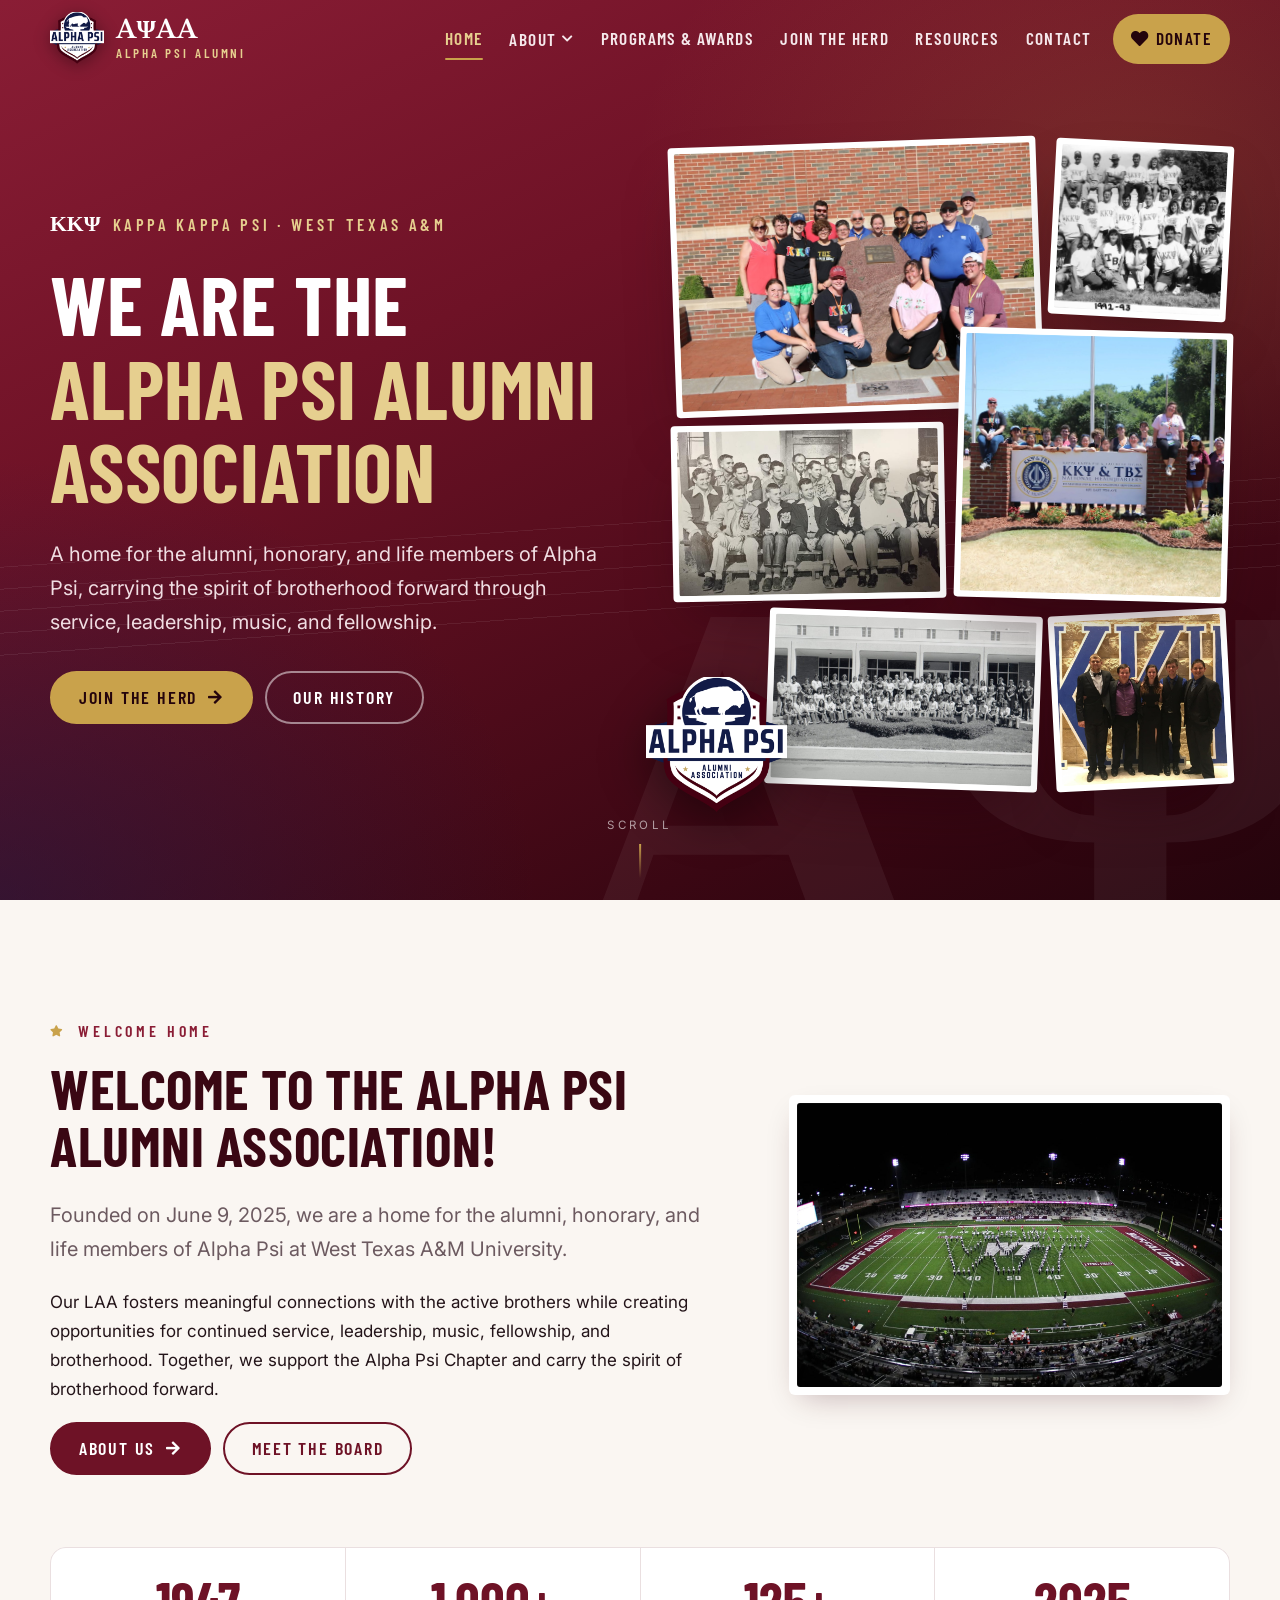
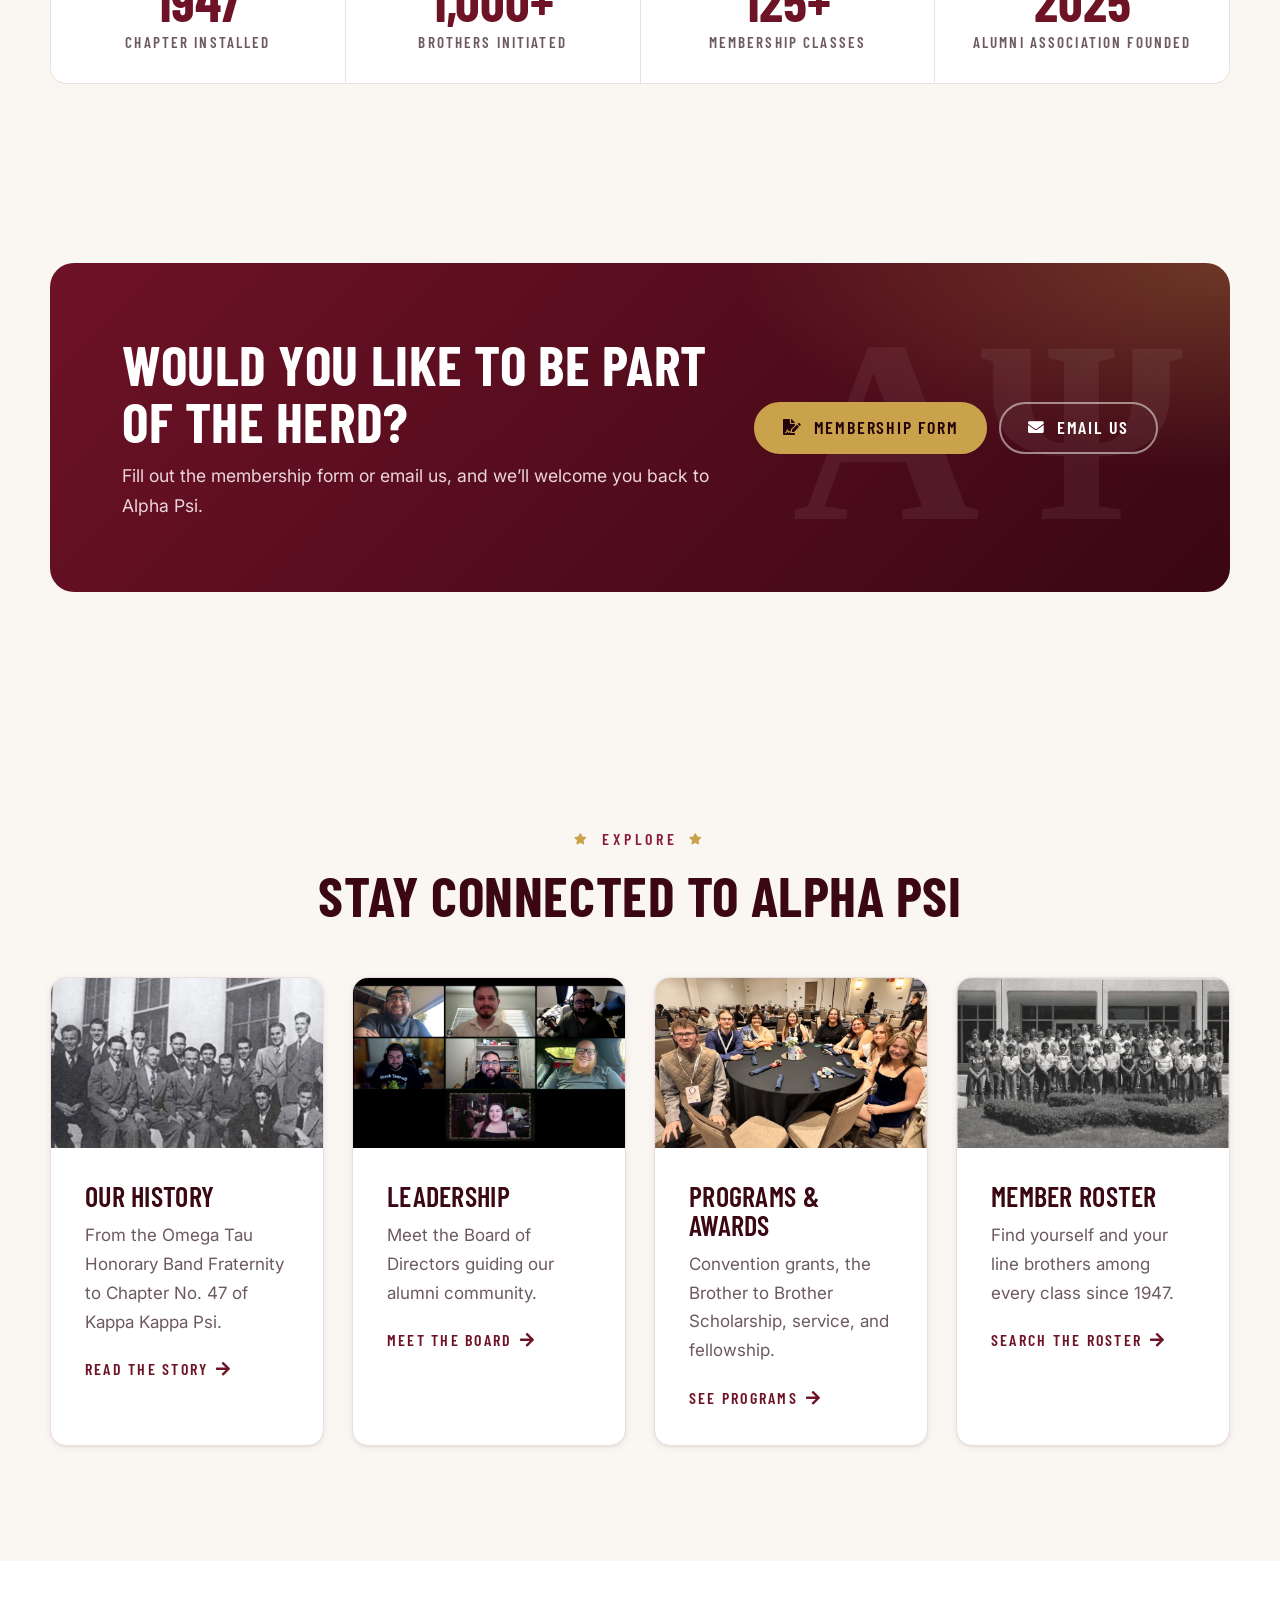
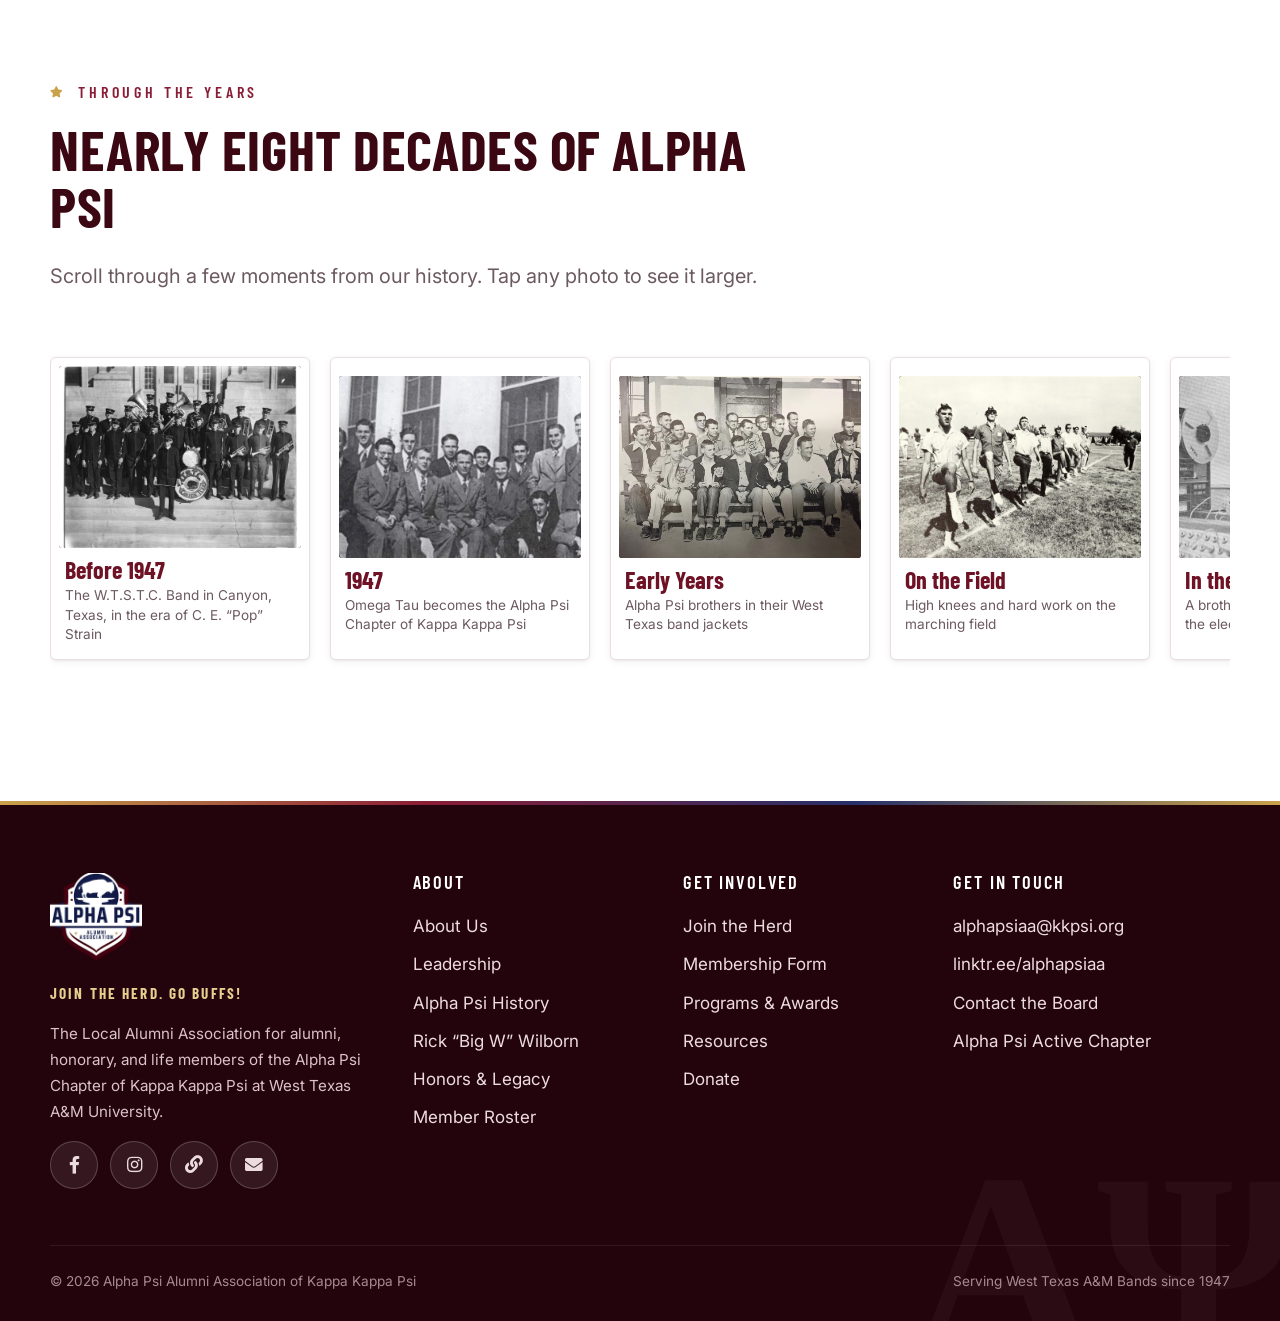
<file: index.html>
<!DOCTYPE html>
<html lang="en" class="no-js">
<head>
	<meta charset="utf-8">
	<meta name="viewport" content="width=device-width, initial-scale=1">
	<title>Alpha Psi Alumni Association | Kappa Kappa Psi at West Texas A&amp;M</title>
	<meta name="description" content="The Alpha Psi Alumni Association is home for the alumni, honorary, and life members of the Alpha Psi Chapter of Kappa Kappa Psi at West Texas A&amp;M University.">
	<meta name="theme-color" content="#3a0713">
	<meta property="og:type" content="website">
	<meta property="og:site_name" content="Alpha Psi Alumni Association">
	<meta property="og:title" content="Alpha Psi Alumni Association | Kappa Kappa Psi at West Texas A&amp;M">
	<meta property="og:description" content="The Alpha Psi Alumni Association is home for the alumni, honorary, and life members of the Alpha Psi Chapter of Kappa Kappa Psi at West Texas A&amp;M University.">
	<meta property="og:image" content="https://alphapsiaa.com/images/2019-national-convention.jpg">
	<link rel="icon" type="image/png" href="/images/logo-192.png">
	<link rel="apple-touch-icon" href="/images/logo-192.png">
	<link rel="preconnect" href="https://fonts.googleapis.com">
	<link rel="preconnect" href="https://fonts.gstatic.com" crossorigin>
	<link rel="stylesheet" href="https://fonts.googleapis.com/css2?family=Barlow+Condensed:wght@500;600;700&amp;family=Inter:wght@400;500;600;700&amp;family=Libre+Baskerville:ital,wght@0,400;0,700;1,400&amp;display=swap">
	<link rel="stylesheet" href="/assets/css/fontawesome-all.min.css">
	<link rel="stylesheet" href="/assets/css/site.css">
</head>
<body class="has-hero">
	<a class="skip-link" href="#main">Skip to content</a>
	<header class="site-header">
		<div class="wrap nav-bar">
			<a class="brand" href="/" aria-label="Alpha Psi Alumni Association home">
				<img src="/images/logo-192.png" width="54" height="54" alt="">
				<span class="brand-text"><strong>AΨAA</strong><span>Alpha Psi Alumni</span></span>
			</a>
			<button class="nav-toggle" type="button" aria-label="Menu" aria-expanded="false" aria-controls="nav-links"><span></span></button>
			<ul class="nav-links" id="nav-links">
				<li><a href="/" aria-current="page">Home</a></li>
				<li class="has-drop">
					<button class="nav-drop-toggle" type="button" aria-expanded="false">About <i class="fas fa-chevron-down"></i></button>
					<ul class="nav-drop">
						<li><a href="/about">About Us</a></li>
						<li><a href="/leadership">Leadership</a></li>
						<li><a href="/history">Alpha Psi History</a></li>
						<li><a href="/wilborn">Rick &ldquo;Big W&rdquo; Wilborn</a></li>
						<li><a href="/honors">Honors &amp; Legacy</a></li>
						<li><a href="/roster">Member Roster</a></li>
					</ul>
				</li>
				<li><a href="/programs">Programs &amp; Awards</a></li>
				<li><a href="/join">Join the Herd</a></li>
				<li><a href="/resources">Resources</a></li>
				<li><a href="/contact">Contact</a></li>
				<li class="nav-cta"><a href="/donate"><i class="fas fa-heart"></i> Donate</a></li>
			</ul>
		</div>
	</header>
	<main id="main">
		<section class="hero">
			<div class="hero-watermark" aria-hidden="true">ΑΨ</div>
			<div class="wrap hero-grid">
				<div>
					<p class="kicker"><span class="greek">ΚΚΨ</span> Kappa Kappa Psi &middot; West Texas A&amp;M</p>
					<h1>We are the <span class="line2">Alpha Psi Alumni Association</span></h1>
					<p class="lead">A home for the alumni, honorary, and life members of Alpha Psi, carrying the spirit of brotherhood forward through service, leadership, music, and fellowship.</p>
					<div class="btn-row">
						<a class="btn btn-gold" href="join">Join the Herd <i class="fas fa-arrow-right"></i></a>
						<a class="btn btn-ghost" href="history">Our History</a>
					</div>
				</div>
				<div class="collage" aria-label="Alpha Psi through the years">
					<figure class="c1"><img src="images/2019-national-convention.jpg" alt="Alpha Psi brothers at the 2019 National Convention in Stillwater" width="1600" height="1066"></figure>
					<figure class="c2"><img src="images/alumni-4.jpg" alt="Alpha Psi and Tau Beta Sigma members, 1992&ndash;93" width="960" height="677"></figure>
					<figure class="c3"><img src="images/alumni-at-hq.jpg" alt="Brothers and sisters at the Kappa Kappa Psi and Tau Beta Sigma National Headquarters sign" width="1600" height="1066"></figure>
					<figure class="c4"><img src="images/founders-picture.jpg" alt="Early Alpha Psi brothers in band jackets" width="960" height="720"></figure>
					<figure class="c5"><img src="images/alpha-psi-xi.jpg" alt="A large group photo of Alpha Psi with fellow chapters" width="1600" height="1066"></figure>
					<figure class="c6"><img src="images/alumni-lane-loagan-caitlin-allen-austin.jpg" alt="Five Alpha Psi members dressed up in front of giant KKΨ letters" width="1600" height="1200"></figure>
					<img class="collage-badge" src="images/logo-512.png" width="512" height="512" alt="">
				</div>
			</div>
			<a class="scroll-cue" href="#welcome">Scroll</a>
		</section>


		<section class="section" id="welcome">
			<div class="wrap split wide-text">
				<div class="reveal">
					<p class="eyebrow">Welcome Home</p>
					<h2>Welcome to the Alpha Psi Alumni Association!</h2>
					<p class="lead">Founded on June 9, 2025, we are a home for the alumni, honorary, and life members of Alpha Psi at West Texas A&amp;M University.</p>
					<p>Our LAA fosters meaningful connections with the active brothers while creating opportunities for continued service, leadership, music, fellowship, and brotherhood. Together, we support the Alpha Psi Chapter and carry the spirit of brotherhood forward.</p>
					<div class="btn-row">
						<a class="btn" href="about">About Us <i class="fas fa-arrow-right"></i></a>
						<a class="btn btn-outline" href="leadership">Meet the Board</a>
					</div>
				</div>
				<figure class="photo framed tilt-r reveal" style="--d:.1s">
						<img src="images/sound-of-west-texas.jpg" alt="The Sound of West Texas forming a W T on the field at Buffalo Stadium" width="1600" height="1067" loading="lazy">
				</figure>
			</div>
			<div class="wrap" style="margin-top:clamp(48px,6vw,72px)">
				<div class="stats reveal">
					<div class="stat"><b>1947</b><span>Chapter installed</span></div>
					<div class="stat"><b>1,000+</b><span>Brothers initiated</span></div>
					<div class="stat"><b>125+</b><span>Membership classes</span></div>
					<div class="stat"><b>2025</b><span>Alumni association founded</span></div>
				</div>
			</div>
		</section>

		<section class="section tight">
			<div class="wrap">
				<div class="cta-band reveal">
					<div>
						<h2>Would you like to be part of the herd?</h2>
						<p>Fill out the membership form or email us, and we&rsquo;ll welcome you back to Alpha Psi.</p>
					</div>
					<div class="btn-row">
						<a class="btn btn-gold" href="https://docs.google.com/forms/d/e/1FAIpQLSdZcljibCvj4TSsIaUbOGq02IVUL2E_RgC2-wnDgS-2Am0X7Q/viewform" target="_blank" rel="noopener"><i class="fas fa-file-signature"></i> Membership Form</a>
						<a class="btn btn-ghost" href="mailto:alphapsiaa@kkpsi.org"><i class="fas fa-envelope"></i> Email Us</a>
					</div>
				</div>
			</div>
		</section>

		<section class="section">
			<div class="wrap">
				<div class="section-head center reveal">
					<p class="eyebrow">Explore</p>
					<h2>Stay connected to Alpha Psi</h2>
				</div>
				<div class="grid grid-4">
					<a class="card tile reveal" href="history">
						<div class="tile-img"><img src="images/kkpsi-1947.webp" alt="" loading="lazy"></div>
						<div class="card-body"><h3>Our History</h3><p>From the Omega Tau Honorary Band Fraternity to Chapter No. 47 of Kappa Kappa Psi.</p><span class="go">Read the story <i class="fas fa-arrow-right"></i></span></div>
					</a>
					<a class="card tile reveal" style="--d:.06s" href="leadership">
						<div class="tile-img"><img src="images/meeting-2025-08-27.jpg" alt="" loading="lazy"></div>
						<div class="card-body"><h3>Leadership</h3><p>Meet the Board of Directors guiding our alumni community.</p><span class="go">Meet the board <i class="fas fa-arrow-right"></i></span></div>
					</a>
					<a class="card tile reveal" style="--d:.12s" href="programs">
						<div class="tile-img"><img src="images/fisher-boone-2.jpg" alt="" loading="lazy"></div>
						<div class="card-body"><h3>Programs &amp; Awards</h3><p>Convention grants, the Brother to Brother Scholarship, service, and fellowship.</p><span class="go">See programs <i class="fas fa-arrow-right"></i></span></div>
					</a>
					<a class="card tile reveal" style="--d:.18s" href="roster">
						<div class="tile-img"><img src="images/alumni-2.jpg" alt="" loading="lazy"></div>
						<div class="card-body"><h3>Member Roster</h3><p>Find yourself and your line brothers among every class since 1947.</p><span class="go">Search the roster <i class="fas fa-arrow-right"></i></span></div>
					</a>
				</div>
			</div>
		</section>

		<section class="section bg-paper">
			<div class="wrap">
				<div class="section-head reveal">
					<p class="eyebrow">Through the Years</p>
					<h2>Nearly eight decades of Alpha Psi</h2>
					<p class="lead">Scroll through a few moments from our history. Tap any photo to see it larger.</p>
				</div>
				<div class="decades reveal">
					<button class="decade" type="button" data-lightbox="images/c-e-strain.jpg" data-caption="Before 1947: The W.T.S.T.C. Band in Canyon, Texas, in the era of C. E. "Pop" Strain">
						<div class="thumb"><img src="images/c-e-strain.jpg" alt="" loading="lazy"></div>
						<b>Before 1947</b><span>The W.T.S.T.C. Band in Canyon, Texas, in the era of C. E. &ldquo;Pop&rdquo; Strain</span>
					</button>
					<button class="decade" type="button" data-lightbox="images/kkpsi-1947.webp" data-caption="1947: Omega Tau becomes the Alpha Psi Chapter of Kappa Kappa Psi">
						<div class="thumb"><img src="images/kkpsi-1947.webp" alt="" loading="lazy"></div>
						<b>1947</b><span>Omega Tau becomes the Alpha Psi Chapter of Kappa Kappa Psi</span>
					</button>
					<button class="decade" type="button" data-lightbox="images/founders-picture.jpg" data-caption="Early Years: Alpha Psi brothers in their West Texas band jackets">
						<div class="thumb"><img src="images/founders-picture.jpg" alt="" loading="lazy"></div>
						<b>Early Years</b><span>Alpha Psi brothers in their West Texas band jackets</span>
					</button>
					<button class="decade" type="button" data-lightbox="images/marching-high-step.jpg" data-caption="On the Field: High knees and hard work on the marching field">
						<div class="thumb"><img src="images/marching-high-step.jpg" alt="" loading="lazy"></div>
						<b>On the Field</b><span>High knees and hard work on the marching field</span>
					</button>
					<button class="decade" type="button" data-lightbox="images/electronic-music-studio.jpg" data-caption="In the Studio: A brother in his KKΨ sweatshirt at the electronic music studio">
						<div class="thumb"><img src="images/electronic-music-studio.jpg" alt="" loading="lazy"></div>
						<b>In the Studio</b><span>A brother in his KKΨ sweatshirt at the electronic music studio</span>
					</button>
					<button class="decade" type="button" data-lightbox="images/wt-band-1975.jpg" data-caption="1975: The West Texas State University Buffalo Band on parade">
						<div class="thumb"><img src="images/wt-band-1975.jpg" alt="" loading="lazy"></div>
						<b>1975</b><span>The West Texas State University Buffalo Band on parade</span>
					</button>
					<button class="decade" type="button" data-lightbox="images/alpha-psi-xi.jpg" data-caption="Brotherhood: Alpha Psi together with brothers and sisters from across the fraternity">
						<div class="thumb"><img src="images/alpha-psi-xi.jpg" alt="" loading="lazy"></div>
						<b>Brotherhood</b><span>Alpha Psi together with brothers and sisters from across the fraternity</span>
					</button>
					<button class="decade" type="button" data-lightbox="images/alumni-4.jpg" data-caption="1992–93: Alpha Psi and Tau Beta Sigma, 1992&ndash;93">
						<div class="thumb"><img src="images/alumni-4.jpg" alt="" loading="lazy"></div>
						<b>1992&ndash;93</b><span>Alpha Psi and Tau Beta Sigma, 1992&ndash;93</span>
					</button>
					<button class="decade" type="button" data-lightbox="images/alumni-1.jpg" data-caption="Chapter Portrait: Alpha Psi brothers dressed up in front of the letters">
						<div class="thumb"><img src="images/alumni-1.jpg" alt="" loading="lazy"></div>
						<b>Chapter Portrait</b><span>Alpha Psi brothers dressed up in front of the letters</span>
					</button>
					<button class="decade" type="button" data-lightbox="images/alpha-psi-1996-palo-duro.jpg" data-caption="1996: Brothers climbing in Palo Duro Canyon">
						<div class="thumb"><img src="images/alpha-psi-1996-palo-duro.jpg" alt="" loading="lazy"></div>
						<b>1996</b><span>Brothers climbing in Palo Duro Canyon</span>
					</button>
					<button class="decade" type="button" data-lightbox="images/cecil-2011.jpg" data-caption="Chapter Meeting: Brothers gathered around the conference table">
						<div class="thumb"><img src="images/cecil-2011.jpg" alt="" loading="lazy"></div>
						<b>Chapter Meeting</b><span>Brothers gathered around the conference table</span>
					</button>
					<button class="decade" type="button" data-lightbox="images/alumni-3-2012.jpg" data-caption="2012: Showing off the letters">
						<div class="thumb"><img src="images/alumni-3-2012.jpg" alt="" loading="lazy"></div>
						<b>2012</b><span>Showing off the letters</span>
					</button>
					<button class="decade" type="button" data-lightbox="images/2019-national-convention.jpg" data-caption="2019: National Convention in Stillwater, the fraternity’s centennial">
						<div class="thumb"><img src="images/2019-national-convention.jpg" alt="" loading="lazy"></div>
						<b>2019</b><span>National Convention in Stillwater, the fraternity&rsquo;s centennial</span>
					</button>
					<button class="decade" type="button" data-lightbox="images/alumni-8.jpg" data-caption="Formal: Brothers (and a very large bear) in front of the KKΨ flag">
						<div class="thumb"><img src="images/alumni-8.jpg" alt="" loading="lazy"></div>
						<b>Formal</b><span>Brothers (and a very large bear) in front of the KKΨ flag</span>
					</button>
					<button class="decade" type="button" data-lightbox="images/alumni-lane-loagan-caitlin-allen-austin.jpg" data-caption="Dressed Up: Lane, Loagan, Caitlin, Allen, and Austin in front of the letters">
						<div class="thumb"><img src="images/alumni-lane-loagan-caitlin-allen-austin.jpg" alt="" loading="lazy"></div>
						<b>Dressed Up</b><span>Lane, Loagan, Caitlin, Allen, and Austin in front of the letters</span>
					</button>
					<button class="decade" type="button" data-lightbox="images/alumni-jenna-naida-victoria.jpg" data-caption="Alumni: Jenna, Naida, and Victoria">
						<div class="thumb"><img src="images/alumni-jenna-naida-victoria.jpg" alt="" loading="lazy"></div>
						<b>Alumni</b><span>Jenna, Naida, and Victoria</span>
					</button>
					<button class="decade" type="button" data-lightbox="images/alumni-6.jpg" data-caption="Graduation: Crossing the stage and joining the alumni ranks">
						<div class="thumb"><img src="images/alumni-6.jpg" alt="" loading="lazy"></div>
						<b>Graduation</b><span>Crossing the stage and joining the alumni ranks</span>
					</button>
					<button class="decade" type="button" data-lightbox="images/meeting-2025-08-27.jpg" data-caption="2025: The Alpha Psi Alumni Association meets on August 27, 2025">
						<div class="thumb"><img src="images/meeting-2025-08-27.jpg" alt="" loading="lazy"></div>
						<b>2025</b><span>The Alpha Psi Alumni Association meets on August 27, 2025</span>
					</button>
					<button class="decade" type="button" data-lightbox="images/wtamu.jpg" data-caption="Home: West Texas A&M University in the snow">
						<div class="thumb"><img src="images/wtamu.jpg" alt="" loading="lazy"></div>
						<b>Home</b><span>West Texas A&amp;M University in the snow</span>
					</button>
					<button class="decade" type="button" data-lightbox="images/sound-of-west-texas.jpg" data-caption="Today: The Sound of West Texas on the field at Buffalo Stadium">
						<div class="thumb"><img src="images/sound-of-west-texas.jpg" alt="" loading="lazy"></div>
						<b>Today</b><span>The Sound of West Texas on the field at Buffalo Stadium</span>
					</button>
				</div>
			</div>
		</section>
	</main>
	<footer class="site-footer">
		<div class="wrap">
			<div class="footer-grid">
				<div class="footer-brand">
					<img src="/images/logo-192.png" width="92" height="92" alt="Alpha Psi Alumni Association logo">
					<p class="footer-motto">Join the Herd. Go Buffs!</p>
					<p>The Local Alumni Association for alumni, honorary, and life members of the Alpha Psi Chapter of Kappa Kappa Psi at West Texas A&amp;M University.</p>
					<div class="social-row">
						<a class="social-btn" href="https://www.facebook.com/profile.php?id=61559041187633" target="_blank" rel="noopener" aria-label="Facebook"><i class="fab fa-facebook-f"></i></a>
						<a class="social-btn" href="https://www.instagram.com/kkpsiayaa/" target="_blank" rel="noopener" aria-label="Instagram"><i class="fab fa-instagram"></i></a>
						<a class="social-btn" href="https://linktr.ee/alphapsiaa" target="_blank" rel="noopener" aria-label="Linktree"><i class="fas fa-link"></i></a>
						<a class="social-btn" href="mailto:alphapsiaa@kkpsi.org" aria-label="Email"><i class="fas fa-envelope"></i></a>
					</div>
				</div>
				<div>
					<h4>About</h4>
					<ul>
						<li><a href="/about">About Us</a></li>
						<li><a href="/leadership">Leadership</a></li>
						<li><a href="/history">Alpha Psi History</a></li>
						<li><a href="/wilborn">Rick &ldquo;Big W&rdquo; Wilborn</a></li>
						<li><a href="/honors">Honors &amp; Legacy</a></li>
						<li><a href="/roster">Member Roster</a></li>
					</ul>
				</div>
				<div>
					<h4>Get Involved</h4>
					<ul>
						<li><a href="/join">Join the Herd</a></li>
						<li><a href="https://docs.google.com/forms/d/e/1FAIpQLSdZcljibCvj4TSsIaUbOGq02IVUL2E_RgC2-wnDgS-2Am0X7Q/viewform" target="_blank" rel="noopener">Membership Form</a></li>
						<li><a href="/programs">Programs &amp; Awards</a></li>
						<li><a href="/resources">Resources</a></li>
						<li><a href="/donate">Donate</a></li>
					</ul>
				</div>
				<div>
					<h4>Get in Touch</h4>
					<ul>
						<li><a href="mailto:alphapsiaa@kkpsi.org">alphapsiaa@kkpsi.org</a></li>
						<li><a href="https://linktr.ee/alphapsiaa" target="_blank" rel="noopener">linktr.ee/alphapsiaa</a></li>
						<li><a href="/contact">Contact the Board</a></li>
						<li><a href="https://www.alphapsi-kkpsi.org/" target="_blank" rel="noopener">Alpha Psi Active Chapter</a></li>
					</ul>
				</div>
			</div>
			<div class="footer-bottom">
				<span>&copy; <span data-year>2026</span> Alpha Psi Alumni Association of Kappa Kappa Psi</span>
				<span>Serving West Texas A&amp;M Bands since 1947</span>
			</div>
		</div>
	</footer>
	<script src="/assets/js/site.js"></script>
</body>
</html>
</file>
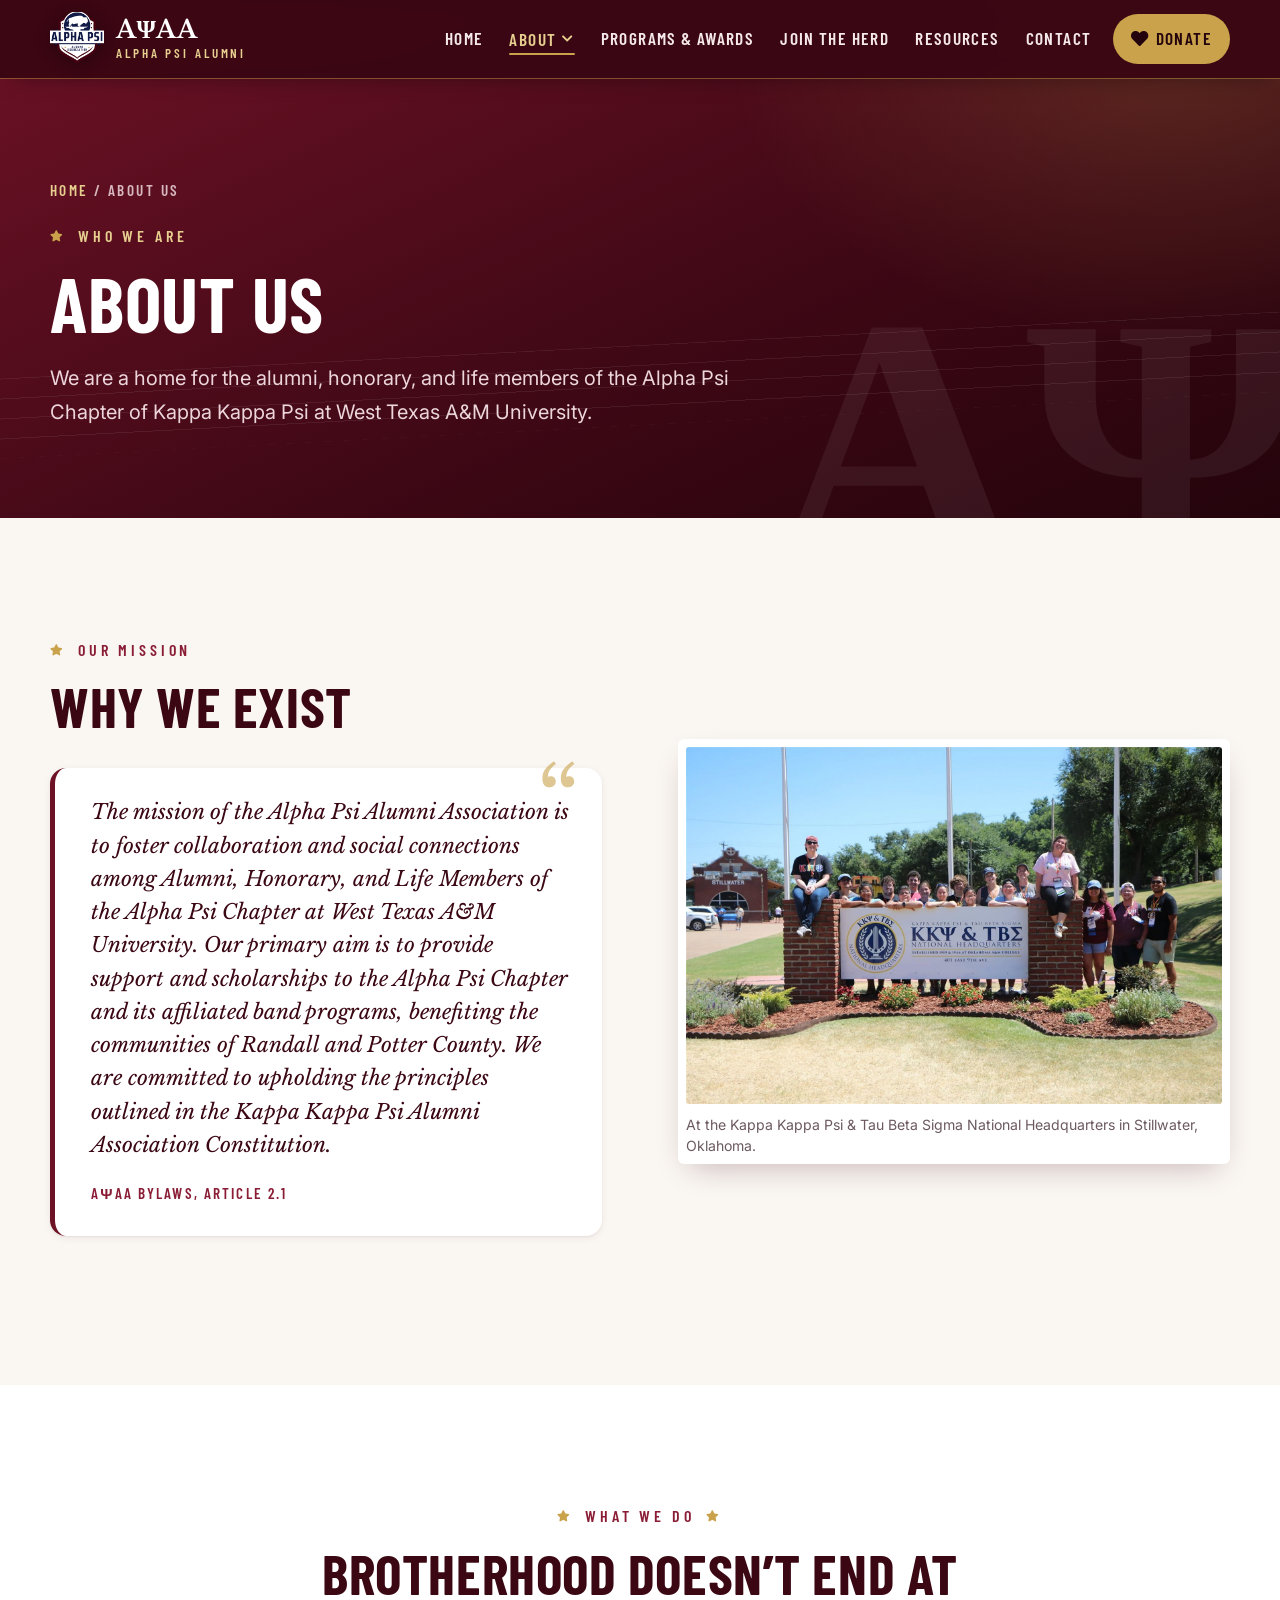
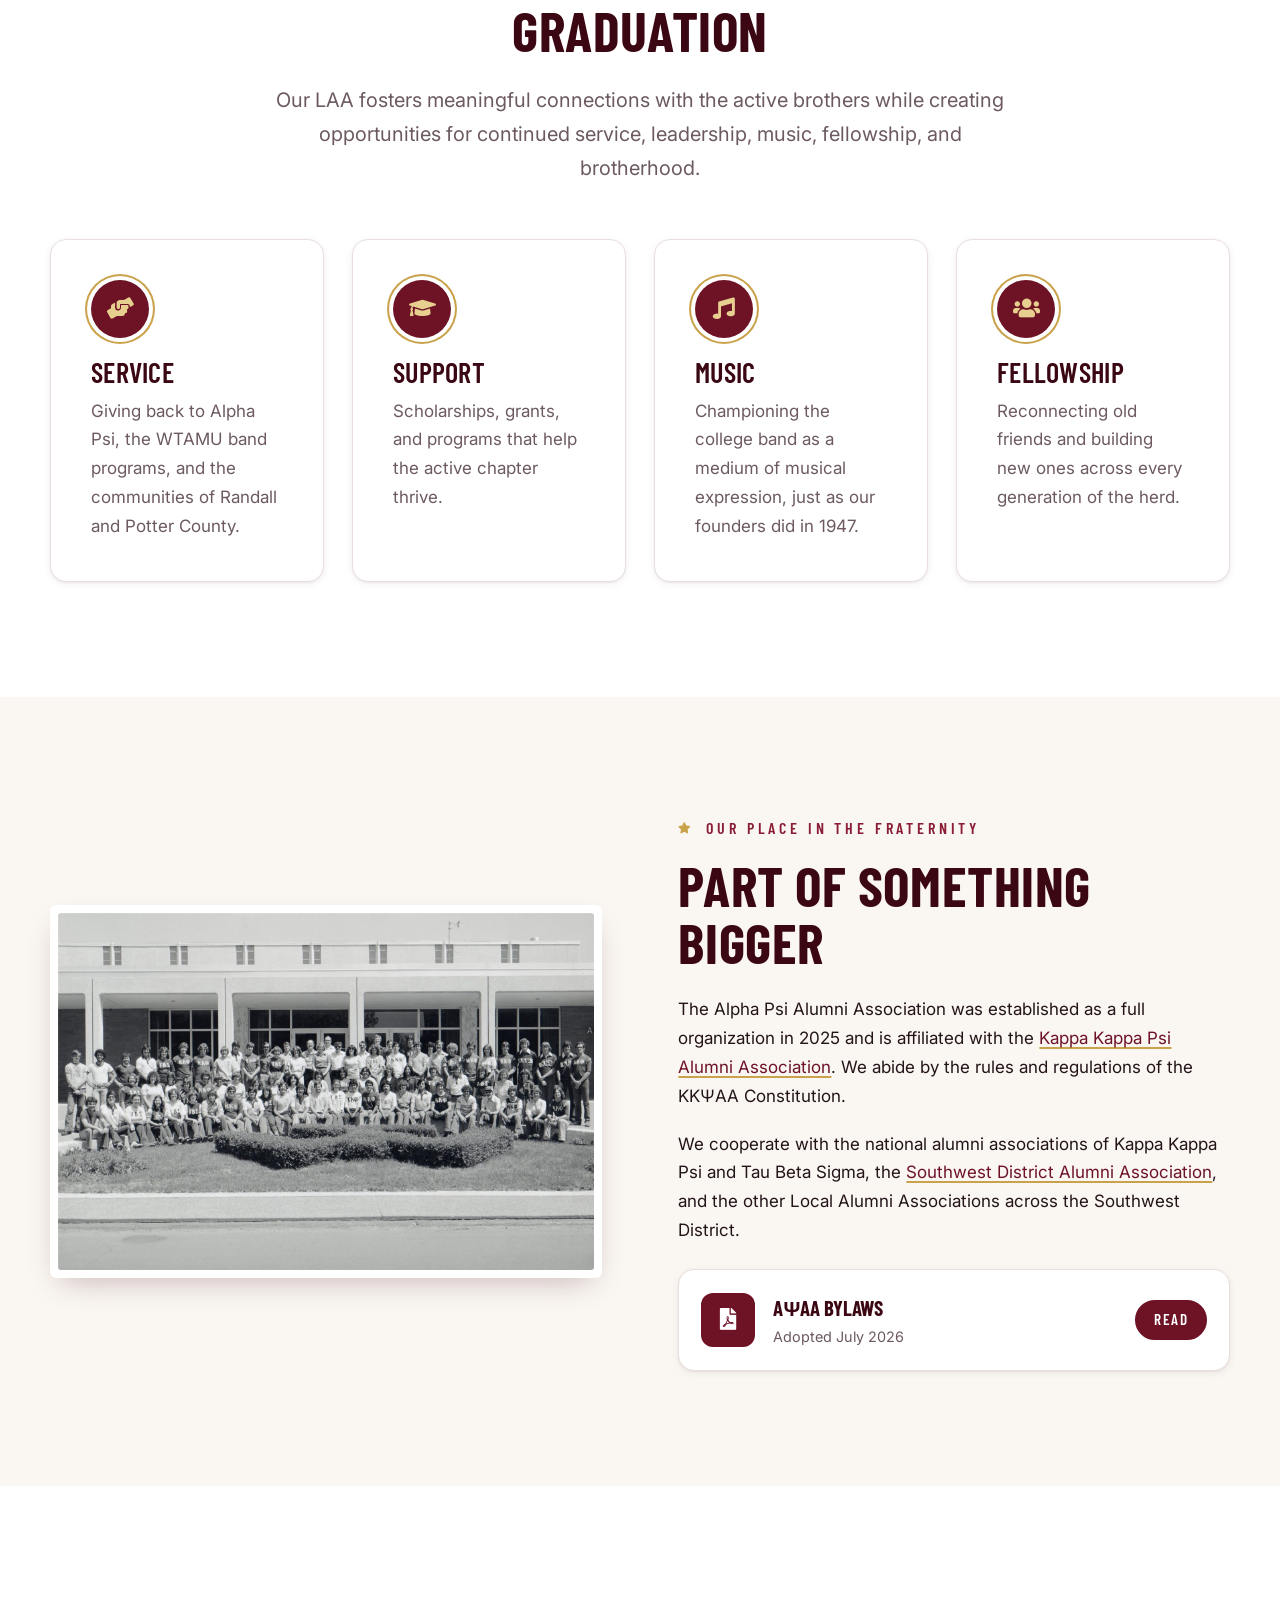
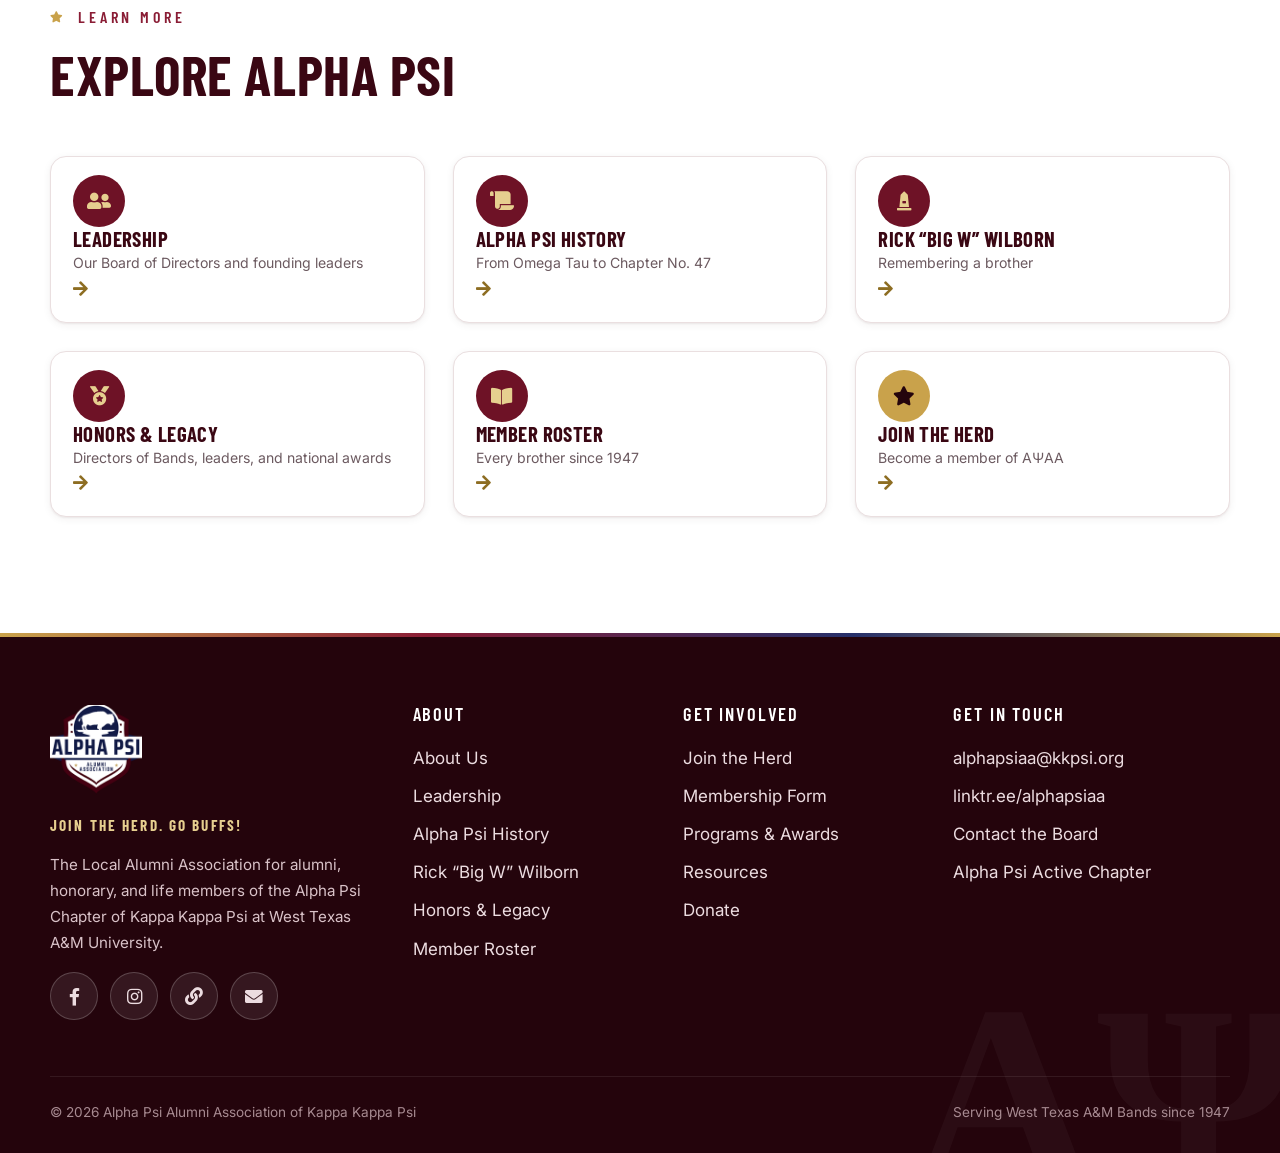
<file: about.html>
<!DOCTYPE html>
<html lang="en" class="no-js">
<head>
	<meta charset="utf-8">
	<meta name="viewport" content="width=device-width, initial-scale=1">
	<title>About Us | Alpha Psi Alumni Association</title>
	<meta name="description" content="The mission of the Alpha Psi Alumni Association: fostering connection among Alpha Psi alumni, honorary, and life members and supporting the Alpha Psi Chapter and WTAMU bands.">
	<meta name="theme-color" content="#3a0713">
	<meta property="og:type" content="website">
	<meta property="og:site_name" content="Alpha Psi Alumni Association">
	<meta property="og:title" content="About Us | Alpha Psi Alumni Association">
	<meta property="og:description" content="The mission of the Alpha Psi Alumni Association: fostering connection among Alpha Psi alumni, honorary, and life members and supporting the Alpha Psi Chapter and WTAMU bands.">
	<meta property="og:image" content="https://alphapsiaa.com/images/alumni-at-hq.jpg">
	<link rel="icon" type="image/png" href="/images/logo-192.png">
	<link rel="apple-touch-icon" href="/images/logo-192.png">
	<link rel="preconnect" href="https://fonts.googleapis.com">
	<link rel="preconnect" href="https://fonts.gstatic.com" crossorigin>
	<link rel="stylesheet" href="https://fonts.googleapis.com/css2?family=Barlow+Condensed:wght@500;600;700&amp;family=Inter:wght@400;500;600;700&amp;family=Libre+Baskerville:ital,wght@0,400;0,700;1,400&amp;display=swap">
	<link rel="stylesheet" href="/assets/css/fontawesome-all.min.css">
	<link rel="stylesheet" href="/assets/css/site.css">
</head>
<body>
	<a class="skip-link" href="#main">Skip to content</a>
	<header class="site-header">
		<div class="wrap nav-bar">
			<a class="brand" href="/" aria-label="Alpha Psi Alumni Association home">
				<img src="/images/logo-192.png" width="54" height="54" alt="">
				<span class="brand-text"><strong>AΨAA</strong><span>Alpha Psi Alumni</span></span>
			</a>
			<button class="nav-toggle" type="button" aria-label="Menu" aria-expanded="false" aria-controls="nav-links"><span></span></button>
			<ul class="nav-links" id="nav-links">
				<li><a href="/">Home</a></li>
				<li class="has-drop current">
					<button class="nav-drop-toggle" type="button" aria-expanded="false">About <i class="fas fa-chevron-down"></i></button>
					<ul class="nav-drop">
						<li><a href="/about" aria-current="page">About Us</a></li>
						<li><a href="/leadership">Leadership</a></li>
						<li><a href="/history">Alpha Psi History</a></li>
						<li><a href="/wilborn">Rick &ldquo;Big W&rdquo; Wilborn</a></li>
						<li><a href="/honors">Honors &amp; Legacy</a></li>
						<li><a href="/roster">Member Roster</a></li>
					</ul>
				</li>
				<li><a href="/programs">Programs &amp; Awards</a></li>
				<li><a href="/join">Join the Herd</a></li>
				<li><a href="/resources">Resources</a></li>
				<li><a href="/contact">Contact</a></li>
				<li class="nav-cta"><a href="/donate"><i class="fas fa-heart"></i> Donate</a></li>
			</ul>
		</div>
	</header>
	<main id="main">
		<section class="page-hero">
			<div class="wrap">
				<p class="breadcrumb"><a href="/">Home</a> / About Us</p>
				<p class="eyebrow light">Who We Are</p>
				<h1>About Us</h1>
				<p class="lead">We are a home for the alumni, honorary, and life members of the Alpha Psi Chapter of Kappa Kappa Psi at West Texas A&amp;M University.</p>
			</div>
		</section>

		<section class="section">
			<div class="wrap split">
				<div class="reveal">
					<p class="eyebrow">Our Mission</p>
					<h2>Why we exist</h2>
					<blockquote class="pull-quote">
						<p>The mission of the Alpha Psi Alumni Association is to foster collaboration and social connections among Alumni, Honorary, and Life Members of the Alpha Psi Chapter at West Texas A&amp;M University. Our primary aim is to provide support and scholarships to the Alpha Psi Chapter and its affiliated band programs, benefiting the communities of Randall and Potter County. We are committed to upholding the principles outlined in the Kappa Kappa Psi Alumni Association Constitution.</p>
						<cite>AΨAA Bylaws, Article 2.1</cite>
					</blockquote>
				</div>
				<figure class="photo framed tilt-l reveal" style="--d:.1s">
					<img src="images/alumni-at-hq.jpg" alt="Brothers and sisters at the Kappa Kappa Psi and Tau Beta Sigma National Headquarters sign in Stillwater" width="1600" height="1066" loading="lazy">
					<figcaption>At the Kappa Kappa Psi &amp; Tau Beta Sigma National Headquarters in Stillwater, Oklahoma.</figcaption>
				</figure>
			</div>
		</section>

		<section class="section bg-paper">
			<div class="wrap">
				<div class="section-head center reveal">
					<p class="eyebrow">What We Do</p>
					<h2>Brotherhood doesn&rsquo;t end at graduation</h2>
					<p class="lead">Our LAA fosters meaningful connections with the active brothers while creating opportunities for continued service, leadership, music, fellowship, and brotherhood.</p>
				</div>
				<div class="grid grid-4">
					<div class="card pillar reveal"><div class="icon-badge"><i class="fas fa-hands-helping"></i></div><h3>Service</h3><p>Giving back to Alpha Psi, the WTAMU band programs, and the communities of Randall and Potter County.</p></div>
					<div class="card pillar reveal" style="--d:.06s"><div class="icon-badge"><i class="fas fa-graduation-cap"></i></div><h3>Support</h3><p>Scholarships, grants, and programs that help the active chapter thrive.</p></div>
					<div class="card pillar reveal" style="--d:.12s"><div class="icon-badge"><i class="fas fa-music"></i></div><h3>Music</h3><p>Championing the college band as a medium of musical expression, just as our founders did in 1947.</p></div>
					<div class="card pillar reveal" style="--d:.18s"><div class="icon-badge"><i class="fas fa-users"></i></div><h3>Fellowship</h3><p>Reconnecting old friends and building new ones across every generation of the herd.</p></div>
				</div>
			</div>
		</section>

		<section class="section">
			<div class="wrap split">
				<figure class="photo framed tilt-r reveal">
					<img src="images/alpha-psi-xi.jpg" alt="A large group photo of Alpha Psi with fellow chapters" width="1600" height="1066" loading="lazy">
				</figure>
				<div class="reveal" style="--d:.1s">
					<p class="eyebrow">Our Place in the Fraternity</p>
					<h2>Part of something bigger</h2>
					<p>The Alpha Psi Alumni Association was established as a full organization in 2025 and is affiliated with the <a href="https://www.kkpsiaa.org/" target="_blank" rel="noopener">Kappa Kappa Psi Alumni Association</a>. We abide by the rules and regulations of the KKΨAA Constitution.</p>
					<p>We cooperate with the national alumni associations of Kappa Kappa Psi and Tau Beta Sigma, the <a href="https://swdalumni.org/" target="_blank" rel="noopener">Southwest District Alumni Association</a>, and the other Local Alumni Associations across the Southwest District.</p>
					<div class="card doc-card" style="margin-top:24px">
						<span class="lc-icon"><i class="fas fa-file-pdf"></i></span>
						<div><b style="font-family:var(--font-display);font-size:1.3rem;text-transform:uppercase;color:var(--maroon-900)">AΨAA Bylaws</b><span style="display:block;font-size:.9rem;color:var(--muted)">Adopted July 2026</span></div>
						<a class="btn btn-sm" style="margin-left:auto" href="docs/alpha-psi-aa-bylaws-2026.pdf" target="_blank" rel="noopener">Read</a>
					</div>
				</div>
			</div>
		</section>

		<section class="section bg-paper">
			<div class="wrap">
				<div class="section-head reveal">
					<p class="eyebrow">Learn More</p>
					<h2>Explore Alpha Psi</h2>
				</div>
				<div class="grid grid-3">
					<a class="card link-card reveal" href="leadership"><span class="lc-icon"><i class="fas fa-user-friends"></i></span><div><b>Leadership</b><span>Our Board of Directors and founding leaders</span></div><i class="fas fa-arrow-right arrow"></i></a>
					<a class="card link-card reveal" style="--d:.05s" href="history"><span class="lc-icon"><i class="fas fa-scroll"></i></span><div><b>Alpha Psi History</b><span>From Omega Tau to Chapter No. 47</span></div><i class="fas fa-arrow-right arrow"></i></a>
					<a class="card link-card reveal" style="--d:.1s" href="wilborn"><span class="lc-icon"><i class="fas fa-monument"></i></span><div><b>Rick &ldquo;Big W&rdquo; Wilborn</b><span>Remembering a brother</span></div><i class="fas fa-arrow-right arrow"></i></a>
					<a class="card link-card reveal" href="honors"><span class="lc-icon"><i class="fas fa-medal"></i></span><div><b>Honors &amp; Legacy</b><span>Directors of Bands, leaders, and national awards</span></div><i class="fas fa-arrow-right arrow"></i></a>
					<a class="card link-card reveal" style="--d:.05s" href="roster"><span class="lc-icon"><i class="fas fa-book-open"></i></span><div><b>Member Roster</b><span>Every brother since 1947</span></div><i class="fas fa-arrow-right arrow"></i></a>
					<a class="card link-card reveal" style="--d:.1s" href="join"><span class="lc-icon gold"><i class="fas fa-star"></i></span><div><b>Join the Herd</b><span>Become a member of AΨAA</span></div><i class="fas fa-arrow-right arrow"></i></a>
				</div>
			</div>
		</section>
	</main>
	<footer class="site-footer">
		<div class="wrap">
			<div class="footer-grid">
				<div class="footer-brand">
					<img src="/images/logo-192.png" width="92" height="92" alt="Alpha Psi Alumni Association logo">
					<p class="footer-motto">Join the Herd. Go Buffs!</p>
					<p>The Local Alumni Association for alumni, honorary, and life members of the Alpha Psi Chapter of Kappa Kappa Psi at West Texas A&amp;M University.</p>
					<div class="social-row">
						<a class="social-btn" href="https://www.facebook.com/profile.php?id=61559041187633" target="_blank" rel="noopener" aria-label="Facebook"><i class="fab fa-facebook-f"></i></a>
						<a class="social-btn" href="https://www.instagram.com/kkpsiayaa/" target="_blank" rel="noopener" aria-label="Instagram"><i class="fab fa-instagram"></i></a>
						<a class="social-btn" href="https://linktr.ee/alphapsiaa" target="_blank" rel="noopener" aria-label="Linktree"><i class="fas fa-link"></i></a>
						<a class="social-btn" href="mailto:alphapsiaa@kkpsi.org" aria-label="Email"><i class="fas fa-envelope"></i></a>
					</div>
				</div>
				<div>
					<h4>About</h4>
					<ul>
						<li><a href="/about">About Us</a></li>
						<li><a href="/leadership">Leadership</a></li>
						<li><a href="/history">Alpha Psi History</a></li>
						<li><a href="/wilborn">Rick &ldquo;Big W&rdquo; Wilborn</a></li>
						<li><a href="/honors">Honors &amp; Legacy</a></li>
						<li><a href="/roster">Member Roster</a></li>
					</ul>
				</div>
				<div>
					<h4>Get Involved</h4>
					<ul>
						<li><a href="/join">Join the Herd</a></li>
						<li><a href="https://docs.google.com/forms/d/e/1FAIpQLSdZcljibCvj4TSsIaUbOGq02IVUL2E_RgC2-wnDgS-2Am0X7Q/viewform" target="_blank" rel="noopener">Membership Form</a></li>
						<li><a href="/programs">Programs &amp; Awards</a></li>
						<li><a href="/resources">Resources</a></li>
						<li><a href="/donate">Donate</a></li>
					</ul>
				</div>
				<div>
					<h4>Get in Touch</h4>
					<ul>
						<li><a href="mailto:alphapsiaa@kkpsi.org">alphapsiaa@kkpsi.org</a></li>
						<li><a href="https://linktr.ee/alphapsiaa" target="_blank" rel="noopener">linktr.ee/alphapsiaa</a></li>
						<li><a href="/contact">Contact the Board</a></li>
						<li><a href="https://www.alphapsi-kkpsi.org/" target="_blank" rel="noopener">Alpha Psi Active Chapter</a></li>
					</ul>
				</div>
			</div>
			<div class="footer-bottom">
				<span>&copy; <span data-year>2026</span> Alpha Psi Alumni Association of Kappa Kappa Psi</span>
				<span>Serving West Texas A&amp;M Bands since 1947</span>
			</div>
		</div>
	</footer>
	<script src="/assets/js/site.js"></script>
</body>
</html>
</file>
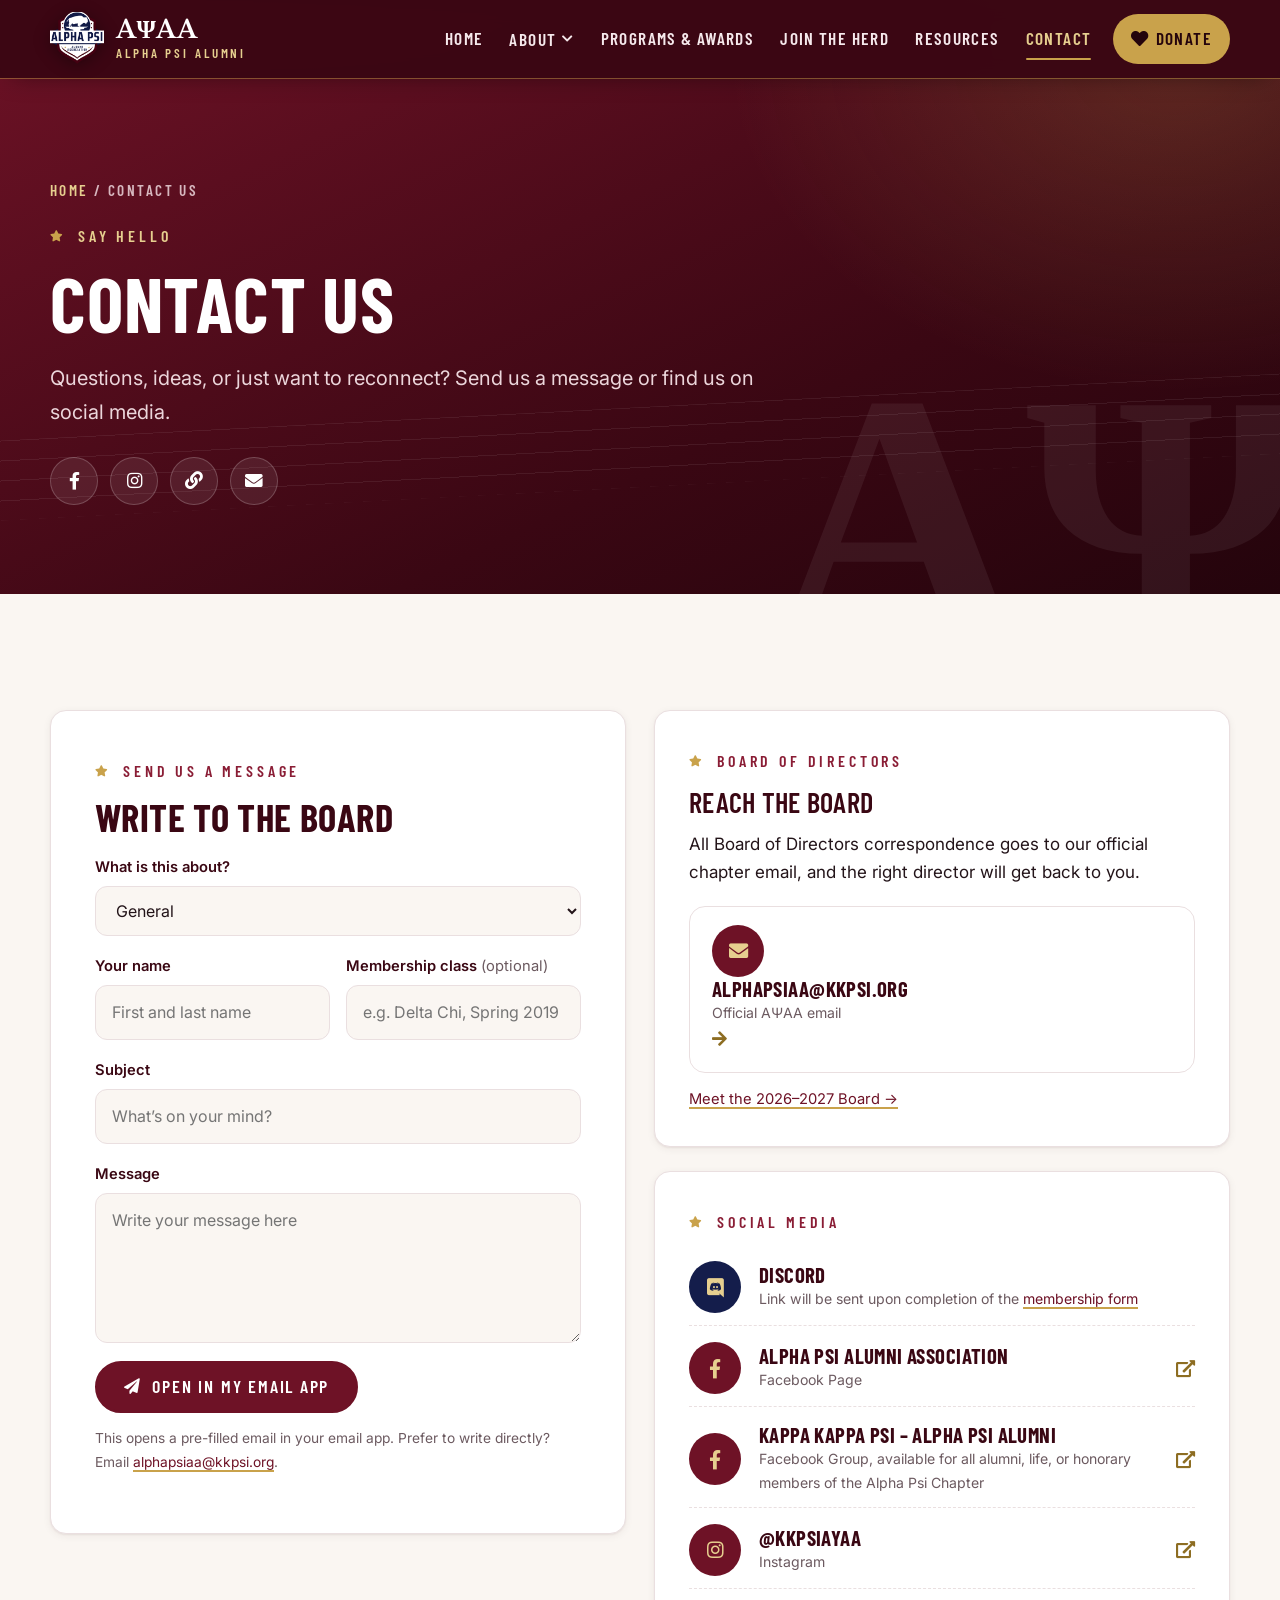
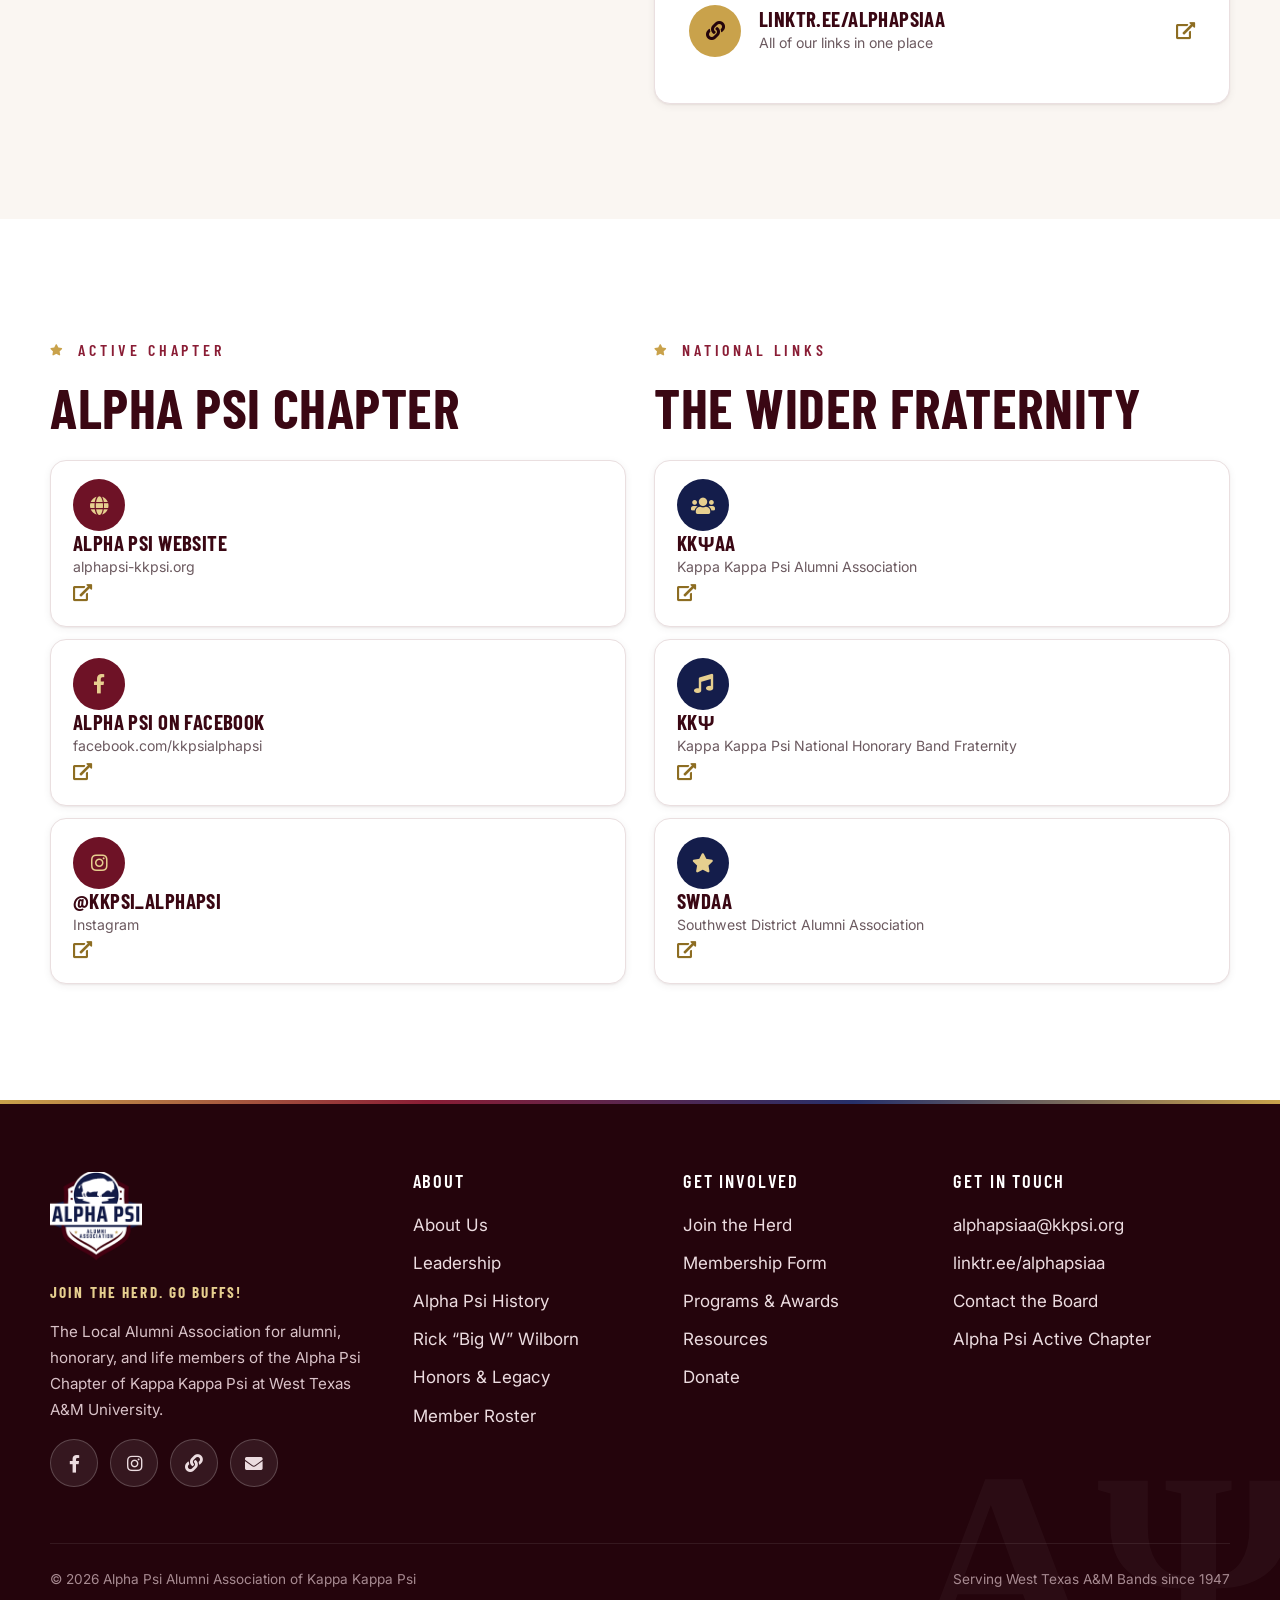
<file: contact.html>
<!DOCTYPE html>
<html lang="en" class="no-js">
<head>
	<meta charset="utf-8">
	<meta name="viewport" content="width=device-width, initial-scale=1">
	<title>Contact Us | Alpha Psi Alumni Association</title>
	<meta name="description" content="Contact the Alpha Psi Alumni Association Board of Directors and find AΨAA and the Alpha Psi active chapter on social media.">
	<meta name="theme-color" content="#3a0713">
	<meta property="og:type" content="website">
	<meta property="og:site_name" content="Alpha Psi Alumni Association">
	<meta property="og:title" content="Contact Us | Alpha Psi Alumni Association">
	<meta property="og:description" content="Contact the Alpha Psi Alumni Association Board of Directors and find AΨAA and the Alpha Psi active chapter on social media.">
	<meta property="og:image" content="https://alphapsiaa.com/images/2019-national-convention.jpg">
	<link rel="icon" type="image/png" href="/images/logo-192.png">
	<link rel="apple-touch-icon" href="/images/logo-192.png">
	<link rel="preconnect" href="https://fonts.googleapis.com">
	<link rel="preconnect" href="https://fonts.gstatic.com" crossorigin>
	<link rel="stylesheet" href="https://fonts.googleapis.com/css2?family=Barlow+Condensed:wght@500;600;700&amp;family=Inter:wght@400;500;600;700&amp;family=Libre+Baskerville:ital,wght@0,400;0,700;1,400&amp;display=swap">
	<link rel="stylesheet" href="/assets/css/fontawesome-all.min.css">
	<link rel="stylesheet" href="/assets/css/site.css">
</head>
<body>
	<a class="skip-link" href="#main">Skip to content</a>
	<header class="site-header">
		<div class="wrap nav-bar">
			<a class="brand" href="/" aria-label="Alpha Psi Alumni Association home">
				<img src="/images/logo-192.png" width="54" height="54" alt="">
				<span class="brand-text"><strong>AΨAA</strong><span>Alpha Psi Alumni</span></span>
			</a>
			<button class="nav-toggle" type="button" aria-label="Menu" aria-expanded="false" aria-controls="nav-links"><span></span></button>
			<ul class="nav-links" id="nav-links">
				<li><a href="/">Home</a></li>
				<li class="has-drop">
					<button class="nav-drop-toggle" type="button" aria-expanded="false">About <i class="fas fa-chevron-down"></i></button>
					<ul class="nav-drop">
						<li><a href="/about">About Us</a></li>
						<li><a href="/leadership">Leadership</a></li>
						<li><a href="/history">Alpha Psi History</a></li>
						<li><a href="/wilborn">Rick &ldquo;Big W&rdquo; Wilborn</a></li>
						<li><a href="/honors">Honors &amp; Legacy</a></li>
						<li><a href="/roster">Member Roster</a></li>
					</ul>
				</li>
				<li><a href="/programs">Programs &amp; Awards</a></li>
				<li><a href="/join">Join the Herd</a></li>
				<li><a href="/resources">Resources</a></li>
				<li><a href="/contact" aria-current="page">Contact</a></li>
				<li class="nav-cta"><a href="/donate"><i class="fas fa-heart"></i> Donate</a></li>
			</ul>
		</div>
	</header>
	<main id="main">
		<section class="page-hero">
			<div class="wrap">
				<p class="breadcrumb"><a href="/">Home</a> / Contact Us</p>
				<p class="eyebrow light">Say Hello</p>
				<h1>Contact Us</h1>
				<p class="lead">Questions, ideas, or just want to reconnect? Send us a message or find us on social media.</p>
				<div class="social-row" style="margin-top:28px">
					<a class="social-btn" href="https://www.facebook.com/profile.php?id=61559041187633" target="_blank" rel="noopener" aria-label="Facebook"><i class="fab fa-facebook-f"></i></a>
					<a class="social-btn" href="https://www.instagram.com/kkpsiayaa/" target="_blank" rel="noopener" aria-label="Instagram"><i class="fab fa-instagram"></i></a>
					<a class="social-btn" href="https://linktr.ee/alphapsiaa" target="_blank" rel="noopener" aria-label="Linktree"><i class="fas fa-link"></i></a>
					<a class="social-btn" href="mailto:alphapsiaa@kkpsi.org" aria-label="Email"><i class="fas fa-envelope"></i></a>
				</div>
			</div>
		</section>

		<section class="section">
			<div class="wrap grid grid-2" style="align-items:start">
				<div class="card form-card reveal">
					<p class="eyebrow">Send us a message</p>
					<h2 style="font-size:2.4rem">Write to the Board</h2>
					<form id="contact-form">
						<div class="field">
							<label for="cf-topic">What is this about?</label>
							<select id="cf-topic" name="topic">
								<option>General</option>
								<option>Membership</option>
								<option>Programs &amp; Scholarships</option>
								<option>Donations</option>
								<option>Roster Correction</option>
								<option>Website</option>
							</select>
						</div>
						<div class="grid grid-2" style="gap:0 16px">
							<div class="field">
								<label for="cf-name">Your name</label>
								<input id="cf-name" name="name" type="text" autocomplete="name" placeholder="First and last name">
							</div>
							<div class="field">
								<label for="cf-class">Membership class <span style="font-weight:400;color:var(--muted)">(optional)</span></label>
								<input id="cf-class" name="mcclass" type="text" placeholder="e.g. Delta Chi, Spring 2019">
							</div>
						</div>
						<div class="field">
							<label for="cf-subject">Subject</label>
							<input id="cf-subject" name="subject" type="text" placeholder="What&rsquo;s on your mind?">
						</div>
						<div class="field">
							<label for="cf-message">Message</label>
							<textarea id="cf-message" name="message" required placeholder="Write your message here"></textarea>
						</div>
						<button class="btn" type="submit"><i class="fas fa-paper-plane"></i> Open in my email app</button>
						<p class="form-note">This opens a pre-filled email in your email app. Prefer to write directly? Email <a href="mailto:alphapsiaa@kkpsi.org">alphapsiaa@kkpsi.org</a>.</p>
					</form>
				</div>
				<div>
					<div class="card reveal" style="--d:.08s">
						<div class="card-body">
							<p class="eyebrow">Board of Directors</p>
							<h3>Reach the Board</h3>
							<p>All Board of Directors correspondence goes to our official chapter email, and the right director will get back to you.</p>
							<a class="card link-card" style="box-shadow:none" href="mailto:alphapsiaa@kkpsi.org"><span class="lc-icon"><i class="fas fa-envelope"></i></span><div><b>alphapsiaa@kkpsi.org</b><span>Official AΨAA email</span></div><i class="fas fa-arrow-right arrow"></i></a>
							<p style="margin:14px 0 0;font-size:.92rem"><a href="leadership">Meet the 2026&ndash;2027 Board &rarr;</a></p>
						</div>
					</div>
					<div class="card reveal" style="--d:.16s;margin-top:24px">
						<div class="card-body">
							<p class="eyebrow">Social Media</p>
							<div class="link-stack">
								<div class="link-card"><span class="lc-icon navy"><i class="fab fa-discord"></i></span><div><b>Discord</b><span>Link will be sent upon completion of the <a href="https://docs.google.com/forms/d/e/1FAIpQLSdZcljibCvj4TSsIaUbOGq02IVUL2E_RgC2-wnDgS-2Am0X7Q/viewform" target="_blank" rel="noopener">membership form</a></span></div></div>
								<a class="link-card" href="https://www.facebook.com/profile.php?id=61559041187633" target="_blank" rel="noopener"><span class="lc-icon"><i class="fab fa-facebook-f"></i></span><div><b>Alpha Psi Alumni Association</b><span>Facebook Page</span></div><i class="fas fa-external-link-alt arrow"></i></a>
								<a class="link-card" href="https://www.facebook.com/groups/KKPsiAlphaPsi1919" target="_blank" rel="noopener"><span class="lc-icon"><i class="fab fa-facebook-f"></i></span><div><b>Kappa Kappa Psi &ndash; Alpha Psi Alumni</b><span>Facebook Group, available for all alumni, life, or honorary members of the Alpha Psi Chapter</span></div><i class="fas fa-external-link-alt arrow"></i></a>
								<a class="link-card" href="https://www.instagram.com/kkpsiayaa/" target="_blank" rel="noopener"><span class="lc-icon"><i class="fab fa-instagram"></i></span><div><b>@kkpsiayaa</b><span>Instagram</span></div><i class="fas fa-external-link-alt arrow"></i></a>
								<a class="link-card" href="https://linktr.ee/alphapsiaa" target="_blank" rel="noopener"><span class="lc-icon gold"><i class="fas fa-link"></i></span><div><b>linktr.ee/alphapsiaa</b><span>All of our links in one place</span></div><i class="fas fa-external-link-alt arrow"></i></a>
							</div>
						</div>
					</div>
				</div>
			</div>
		</section>

		<section class="section bg-paper">
			<div class="wrap grid grid-2" style="align-items:start">
				<div class="reveal">
					<p class="eyebrow">Active Chapter</p>
					<h2>Alpha Psi Chapter</h2>
					<div class="grid" style="gap:12px">
						<a class="card link-card" href="https://www.alphapsi-kkpsi.org/" target="_blank" rel="noopener"><span class="lc-icon"><i class="fas fa-globe"></i></span><div><b>Alpha Psi Website</b><span>alphapsi-kkpsi.org</span></div><i class="fas fa-external-link-alt arrow"></i></a>
						<a class="card link-card" href="https://www.facebook.com/kkpsialphapsi" target="_blank" rel="noopener"><span class="lc-icon"><i class="fab fa-facebook-f"></i></span><div><b>Alpha Psi on Facebook</b><span>facebook.com/kkpsialphapsi</span></div><i class="fas fa-external-link-alt arrow"></i></a>
						<a class="card link-card" href="https://www.instagram.com/kkpsi_alphapsi/" target="_blank" rel="noopener"><span class="lc-icon"><i class="fab fa-instagram"></i></span><div><b>@KKPsi_AlphaPsi</b><span>Instagram</span></div><i class="fas fa-external-link-alt arrow"></i></a>
					</div>
				</div>
				<div class="reveal" style="--d:.08s">
					<p class="eyebrow">National Links</p>
					<h2>The wider fraternity</h2>
					<div class="grid" style="gap:12px">
						<a class="card link-card" href="https://www.kkpsiaa.org/" target="_blank" rel="noopener"><span class="lc-icon navy"><i class="fas fa-users"></i></span><div><b>KKΨAA</b><span>Kappa Kappa Psi Alumni Association</span></div><i class="fas fa-external-link-alt arrow"></i></a>
						<a class="card link-card" href="https://www.kkpsi.org/" target="_blank" rel="noopener"><span class="lc-icon navy"><i class="fas fa-music"></i></span><div><b>KKΨ</b><span>Kappa Kappa Psi National Honorary Band Fraternity</span></div><i class="fas fa-external-link-alt arrow"></i></a>
						<a class="card link-card" href="https://swdalumni.org/" target="_blank" rel="noopener"><span class="lc-icon navy"><i class="fas fa-star"></i></span><div><b>SWDAA</b><span>Southwest District Alumni Association</span></div><i class="fas fa-external-link-alt arrow"></i></a>
					</div>
				</div>
			</div>
		</section>
	</main>
	<footer class="site-footer">
		<div class="wrap">
			<div class="footer-grid">
				<div class="footer-brand">
					<img src="/images/logo-192.png" width="92" height="92" alt="Alpha Psi Alumni Association logo">
					<p class="footer-motto">Join the Herd. Go Buffs!</p>
					<p>The Local Alumni Association for alumni, honorary, and life members of the Alpha Psi Chapter of Kappa Kappa Psi at West Texas A&amp;M University.</p>
					<div class="social-row">
						<a class="social-btn" href="https://www.facebook.com/profile.php?id=61559041187633" target="_blank" rel="noopener" aria-label="Facebook"><i class="fab fa-facebook-f"></i></a>
						<a class="social-btn" href="https://www.instagram.com/kkpsiayaa/" target="_blank" rel="noopener" aria-label="Instagram"><i class="fab fa-instagram"></i></a>
						<a class="social-btn" href="https://linktr.ee/alphapsiaa" target="_blank" rel="noopener" aria-label="Linktree"><i class="fas fa-link"></i></a>
						<a class="social-btn" href="mailto:alphapsiaa@kkpsi.org" aria-label="Email"><i class="fas fa-envelope"></i></a>
					</div>
				</div>
				<div>
					<h4>About</h4>
					<ul>
						<li><a href="/about">About Us</a></li>
						<li><a href="/leadership">Leadership</a></li>
						<li><a href="/history">Alpha Psi History</a></li>
						<li><a href="/wilborn">Rick &ldquo;Big W&rdquo; Wilborn</a></li>
						<li><a href="/honors">Honors &amp; Legacy</a></li>
						<li><a href="/roster">Member Roster</a></li>
					</ul>
				</div>
				<div>
					<h4>Get Involved</h4>
					<ul>
						<li><a href="/join">Join the Herd</a></li>
						<li><a href="https://docs.google.com/forms/d/e/1FAIpQLSdZcljibCvj4TSsIaUbOGq02IVUL2E_RgC2-wnDgS-2Am0X7Q/viewform" target="_blank" rel="noopener">Membership Form</a></li>
						<li><a href="/programs">Programs &amp; Awards</a></li>
						<li><a href="/resources">Resources</a></li>
						<li><a href="/donate">Donate</a></li>
					</ul>
				</div>
				<div>
					<h4>Get in Touch</h4>
					<ul>
						<li><a href="mailto:alphapsiaa@kkpsi.org">alphapsiaa@kkpsi.org</a></li>
						<li><a href="https://linktr.ee/alphapsiaa" target="_blank" rel="noopener">linktr.ee/alphapsiaa</a></li>
						<li><a href="/contact">Contact the Board</a></li>
						<li><a href="https://www.alphapsi-kkpsi.org/" target="_blank" rel="noopener">Alpha Psi Active Chapter</a></li>
					</ul>
				</div>
			</div>
			<div class="footer-bottom">
				<span>&copy; <span data-year>2026</span> Alpha Psi Alumni Association of Kappa Kappa Psi</span>
				<span>Serving West Texas A&amp;M Bands since 1947</span>
			</div>
		</div>
	</footer>
	<script src="/assets/js/site.js"></script>
</body>
</html>
</file>
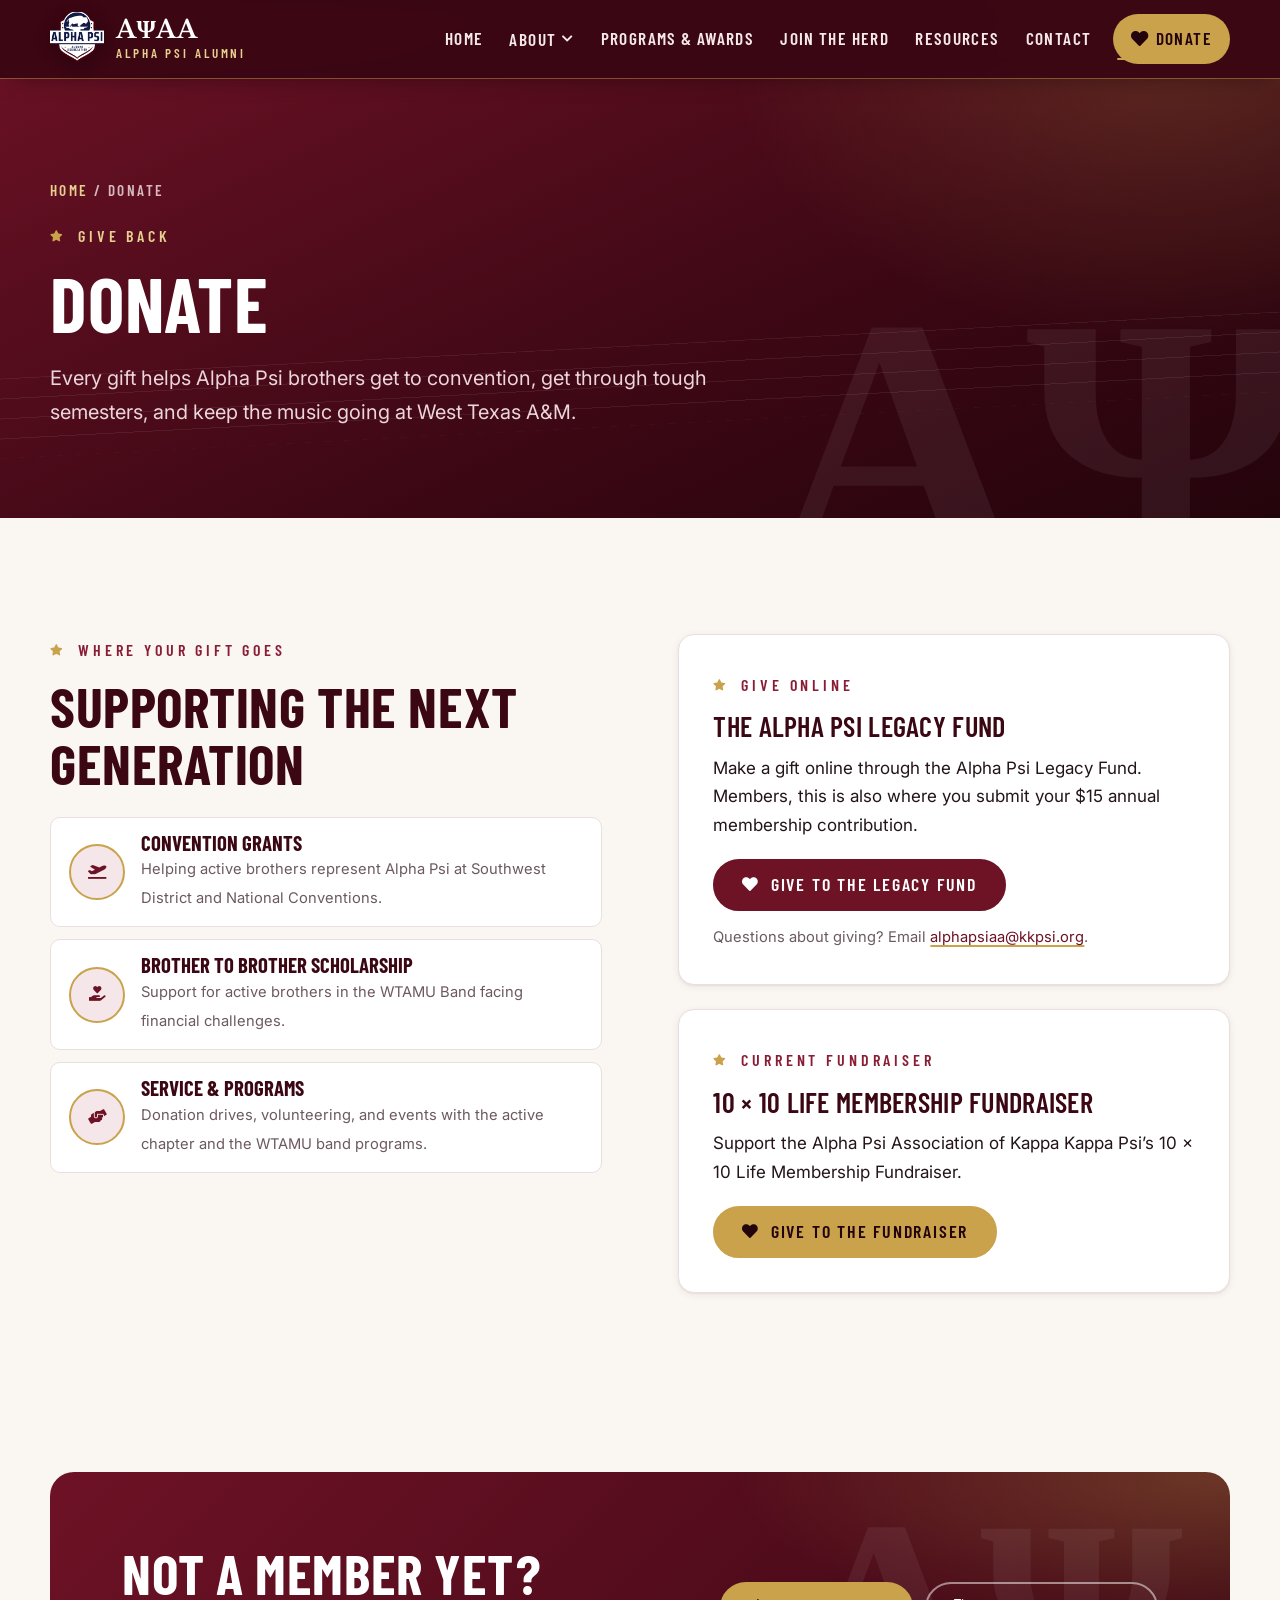
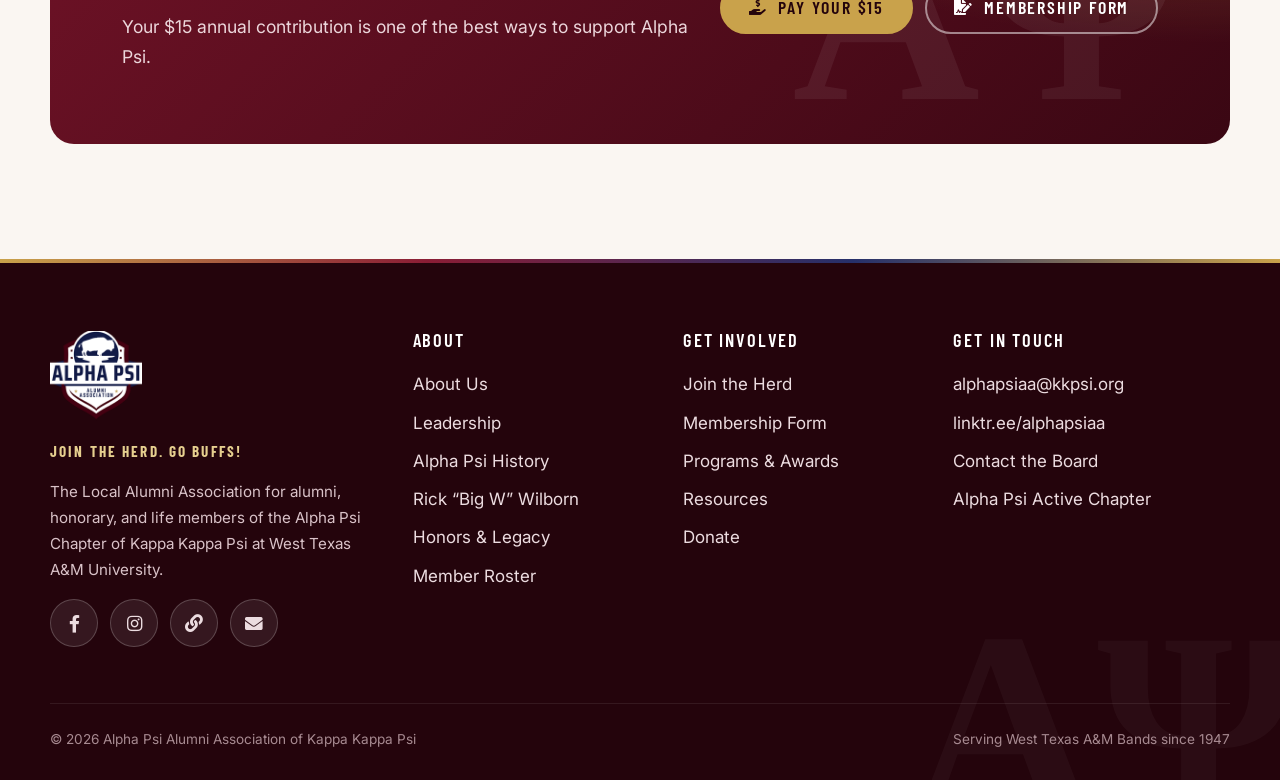
<file: donate.html>
<!DOCTYPE html>
<html lang="en" class="no-js">
<head>
	<meta charset="utf-8">
	<meta name="viewport" content="width=device-width, initial-scale=1">
	<title>Donate | Alpha Psi Alumni Association</title>
	<meta name="description" content="Support the Alpha Psi Alumni Association&rsquo;s scholarships, convention grants, and programs for the Alpha Psi Chapter and WTAMU bands.">
	<meta name="theme-color" content="#3a0713">
	<meta property="og:type" content="website">
	<meta property="og:site_name" content="Alpha Psi Alumni Association">
	<meta property="og:title" content="Donate | Alpha Psi Alumni Association">
	<meta property="og:description" content="Support the Alpha Psi Alumni Association&rsquo;s scholarships, convention grants, and programs for the Alpha Psi Chapter and WTAMU bands.">
	<meta property="og:image" content="https://alphapsiaa.com/images/sound-of-west-texas.jpg">
	<link rel="icon" type="image/png" href="/images/logo-192.png">
	<link rel="apple-touch-icon" href="/images/logo-192.png">
	<link rel="preconnect" href="https://fonts.googleapis.com">
	<link rel="preconnect" href="https://fonts.gstatic.com" crossorigin>
	<link rel="stylesheet" href="https://fonts.googleapis.com/css2?family=Barlow+Condensed:wght@500;600;700&amp;family=Inter:wght@400;500;600;700&amp;family=Libre+Baskerville:ital,wght@0,400;0,700;1,400&amp;display=swap">
	<link rel="stylesheet" href="/assets/css/fontawesome-all.min.css">
	<link rel="stylesheet" href="/assets/css/site.css">
</head>
<body>
	<a class="skip-link" href="#main">Skip to content</a>
	<header class="site-header">
		<div class="wrap nav-bar">
			<a class="brand" href="/" aria-label="Alpha Psi Alumni Association home">
				<img src="/images/logo-192.png" width="54" height="54" alt="">
				<span class="brand-text"><strong>AΨAA</strong><span>Alpha Psi Alumni</span></span>
			</a>
			<button class="nav-toggle" type="button" aria-label="Menu" aria-expanded="false" aria-controls="nav-links"><span></span></button>
			<ul class="nav-links" id="nav-links">
				<li><a href="/">Home</a></li>
				<li class="has-drop">
					<button class="nav-drop-toggle" type="button" aria-expanded="false">About <i class="fas fa-chevron-down"></i></button>
					<ul class="nav-drop">
						<li><a href="/about">About Us</a></li>
						<li><a href="/leadership">Leadership</a></li>
						<li><a href="/history">Alpha Psi History</a></li>
						<li><a href="/wilborn">Rick &ldquo;Big W&rdquo; Wilborn</a></li>
						<li><a href="/honors">Honors &amp; Legacy</a></li>
						<li><a href="/roster">Member Roster</a></li>
					</ul>
				</li>
				<li><a href="/programs">Programs &amp; Awards</a></li>
				<li><a href="/join">Join the Herd</a></li>
				<li><a href="/resources">Resources</a></li>
				<li><a href="/contact">Contact</a></li>
				<li class="nav-cta"><a href="/donate" aria-current="page"><i class="fas fa-heart"></i> Donate</a></li>
			</ul>
		</div>
	</header>
	<main id="main">
		<section class="page-hero">
			<div class="wrap">
				<p class="breadcrumb"><a href="/">Home</a> / Donate</p>
				<p class="eyebrow light">Give Back</p>
				<h1>Donate</h1>
				<p class="lead">Every gift helps Alpha Psi brothers get to convention, get through tough semesters, and keep the music going at West Texas A&amp;M.</p>
			</div>
		</section>

		<section class="section">
			<div class="wrap split" style="align-items:start">
				<div class="reveal">
					<p class="eyebrow">Where Your Gift Goes</p>
					<h2>Supporting the next generation</h2>
					<ul class="honor-list">
						<li><span class="ava"><i class="fas fa-plane-departure"></i></span><div><b>Convention Grants</b><span>Helping active brothers represent Alpha Psi at Southwest District and National Conventions.</span></div></li>
						<li><span class="ava"><i class="fas fa-hand-holding-heart"></i></span><div><b>Brother to Brother Scholarship</b><span>Support for active brothers in the WTAMU Band facing financial challenges.</span></div></li>
						<li><span class="ava"><i class="fas fa-hands-helping"></i></span><div><b>Service &amp; Programs</b><span>Donation drives, volunteering, and events with the active chapter and the WTAMU band programs.</span></div></li>
					</ul>
				</div>
				<div class="reveal" style="--d:.1s">
					<div class="card">
						<div class="card-body">
							<p class="eyebrow">Give Online</p>
							<h3>The Alpha Psi Legacy Fund</h3>
							<p>Make a gift online through the Alpha Psi Legacy Fund. Members, this is also where you submit your $15 annual membership contribution.</p>
							<a class="btn" href="https://givebutter.com/the-alpha-psi-legacy-fund-fdwiye" target="_blank" rel="noopener"><i class="fas fa-heart"></i> Give to the Legacy Fund</a>
							<p style="margin:14px 0 0;font-size:.92rem;color:var(--muted)">Questions about giving? Email <a href="mailto:alphapsiaa@kkpsi.org?subject=Donation">alphapsiaa@kkpsi.org</a>.</p>
						</div>
					</div>
					<div class="card" style="margin-top:24px">
						<div class="card-body">
							<p class="eyebrow">Current Fundraiser</p>
							<h3>10 &times; 10 Life Membership Fundraiser</h3>
							<p>Support the Alpha Psi Association of Kappa Kappa Psi&rsquo;s 10 &times; 10 Life Membership Fundraiser.</p>
							<a class="btn btn-gold" href="https://givebutter.com/10x10-ayaa" target="_blank" rel="noopener"><i class="fas fa-heart"></i> Give to the fundraiser</a>
						</div>
					</div>
				</div>
			</div>
		</section>

		<section class="section tight">
			<div class="wrap">
				<div class="cta-band reveal">
					<div>
						<h2>Not a member yet?</h2>
						<p>Your $15 annual contribution is one of the best ways to support Alpha Psi.</p>
					</div>
					<div class="btn-row">
						<a class="btn btn-gold" href="https://givebutter.com/the-alpha-psi-legacy-fund-fdwiye" target="_blank" rel="noopener"><i class="fas fa-hand-holding-usd"></i> Pay Your $15</a>
						<a class="btn btn-ghost" href="https://docs.google.com/forms/d/e/1FAIpQLSdZcljibCvj4TSsIaUbOGq02IVUL2E_RgC2-wnDgS-2Am0X7Q/viewform" target="_blank" rel="noopener"><i class="fas fa-file-signature"></i> Membership Form</a>
					</div>
				</div>
			</div>
		</section>
	</main>
	<footer class="site-footer">
		<div class="wrap">
			<div class="footer-grid">
				<div class="footer-brand">
					<img src="/images/logo-192.png" width="92" height="92" alt="Alpha Psi Alumni Association logo">
					<p class="footer-motto">Join the Herd. Go Buffs!</p>
					<p>The Local Alumni Association for alumni, honorary, and life members of the Alpha Psi Chapter of Kappa Kappa Psi at West Texas A&amp;M University.</p>
					<div class="social-row">
						<a class="social-btn" href="https://www.facebook.com/profile.php?id=61559041187633" target="_blank" rel="noopener" aria-label="Facebook"><i class="fab fa-facebook-f"></i></a>
						<a class="social-btn" href="https://www.instagram.com/kkpsiayaa/" target="_blank" rel="noopener" aria-label="Instagram"><i class="fab fa-instagram"></i></a>
						<a class="social-btn" href="https://linktr.ee/alphapsiaa" target="_blank" rel="noopener" aria-label="Linktree"><i class="fas fa-link"></i></a>
						<a class="social-btn" href="mailto:alphapsiaa@kkpsi.org" aria-label="Email"><i class="fas fa-envelope"></i></a>
					</div>
				</div>
				<div>
					<h4>About</h4>
					<ul>
						<li><a href="/about">About Us</a></li>
						<li><a href="/leadership">Leadership</a></li>
						<li><a href="/history">Alpha Psi History</a></li>
						<li><a href="/wilborn">Rick &ldquo;Big W&rdquo; Wilborn</a></li>
						<li><a href="/honors">Honors &amp; Legacy</a></li>
						<li><a href="/roster">Member Roster</a></li>
					</ul>
				</div>
				<div>
					<h4>Get Involved</h4>
					<ul>
						<li><a href="/join">Join the Herd</a></li>
						<li><a href="https://docs.google.com/forms/d/e/1FAIpQLSdZcljibCvj4TSsIaUbOGq02IVUL2E_RgC2-wnDgS-2Am0X7Q/viewform" target="_blank" rel="noopener">Membership Form</a></li>
						<li><a href="/programs">Programs &amp; Awards</a></li>
						<li><a href="/resources">Resources</a></li>
						<li><a href="/donate">Donate</a></li>
					</ul>
				</div>
				<div>
					<h4>Get in Touch</h4>
					<ul>
						<li><a href="mailto:alphapsiaa@kkpsi.org">alphapsiaa@kkpsi.org</a></li>
						<li><a href="https://linktr.ee/alphapsiaa" target="_blank" rel="noopener">linktr.ee/alphapsiaa</a></li>
						<li><a href="/contact">Contact the Board</a></li>
						<li><a href="https://www.alphapsi-kkpsi.org/" target="_blank" rel="noopener">Alpha Psi Active Chapter</a></li>
					</ul>
				</div>
			</div>
			<div class="footer-bottom">
				<span>&copy; <span data-year>2026</span> Alpha Psi Alumni Association of Kappa Kappa Psi</span>
				<span>Serving West Texas A&amp;M Bands since 1947</span>
			</div>
		</div>
	</footer>
	<script src="/assets/js/site.js"></script>
</body>
</html>
</file>
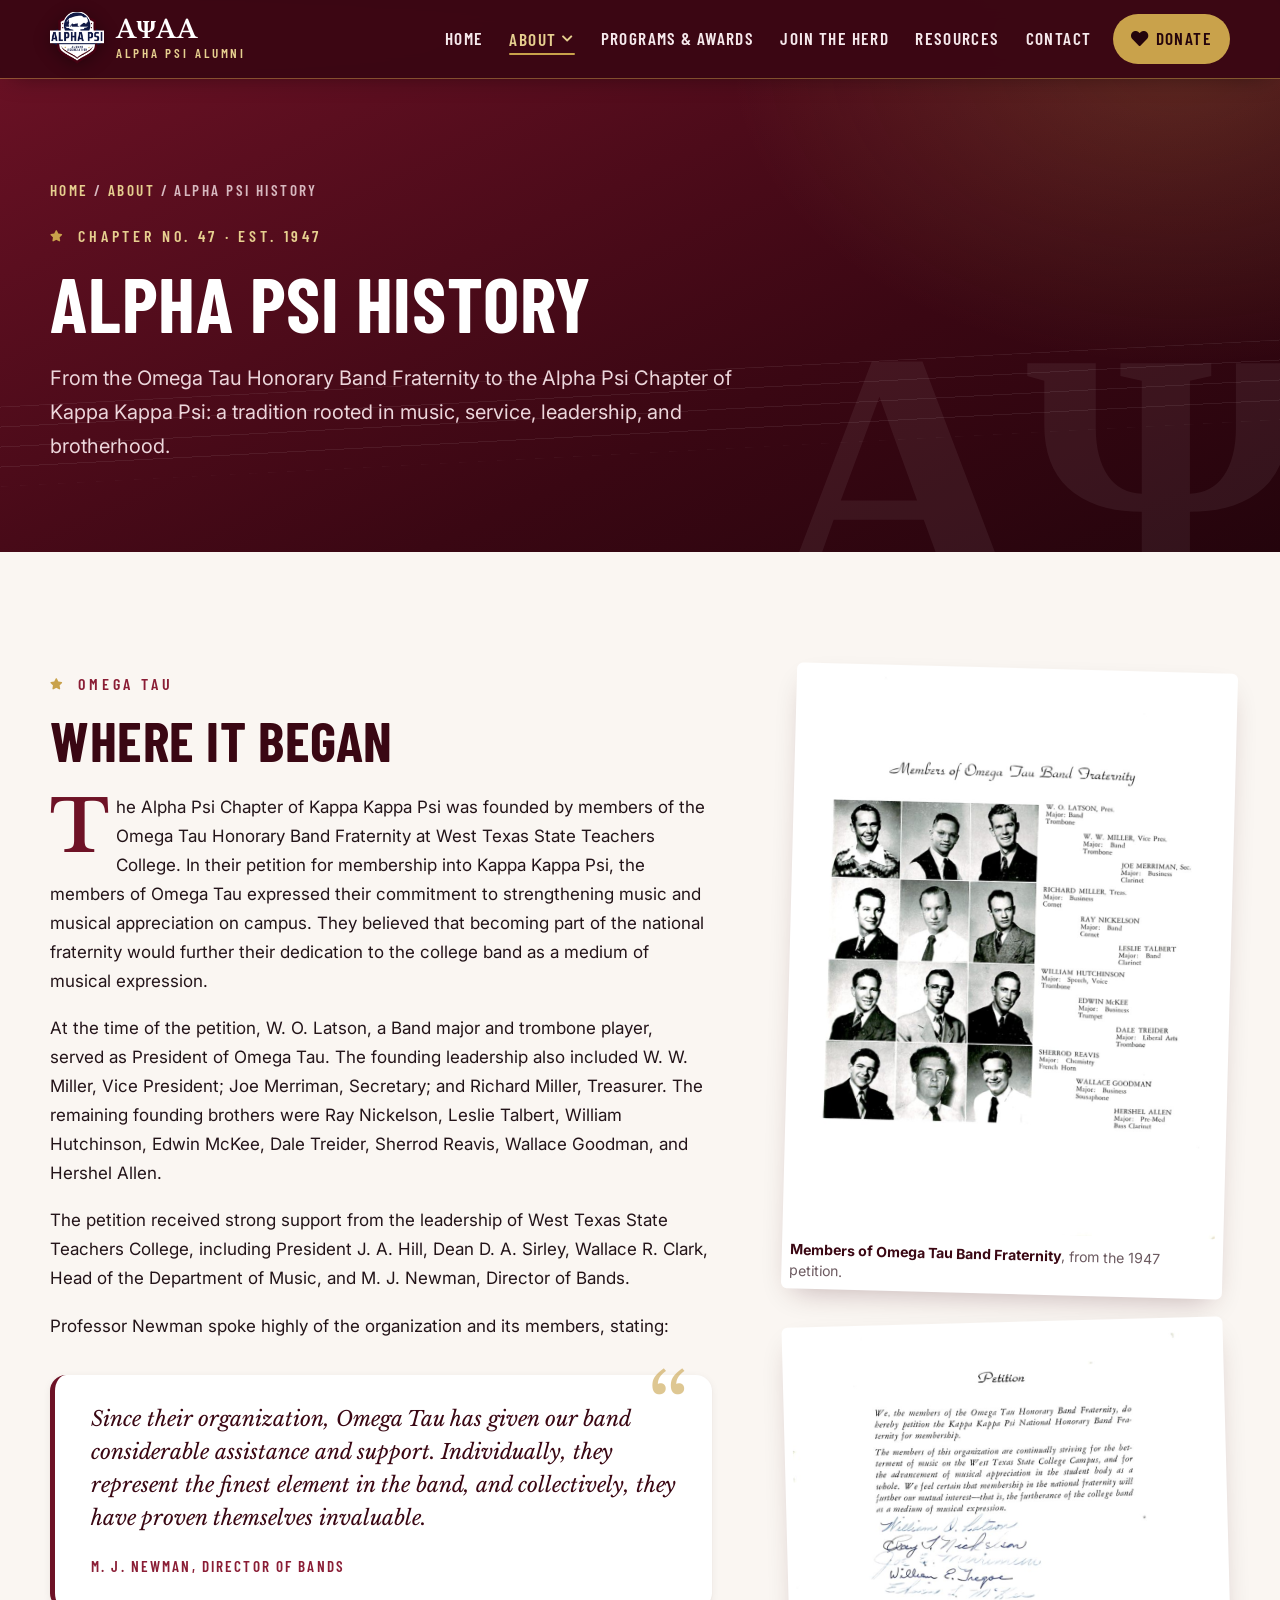
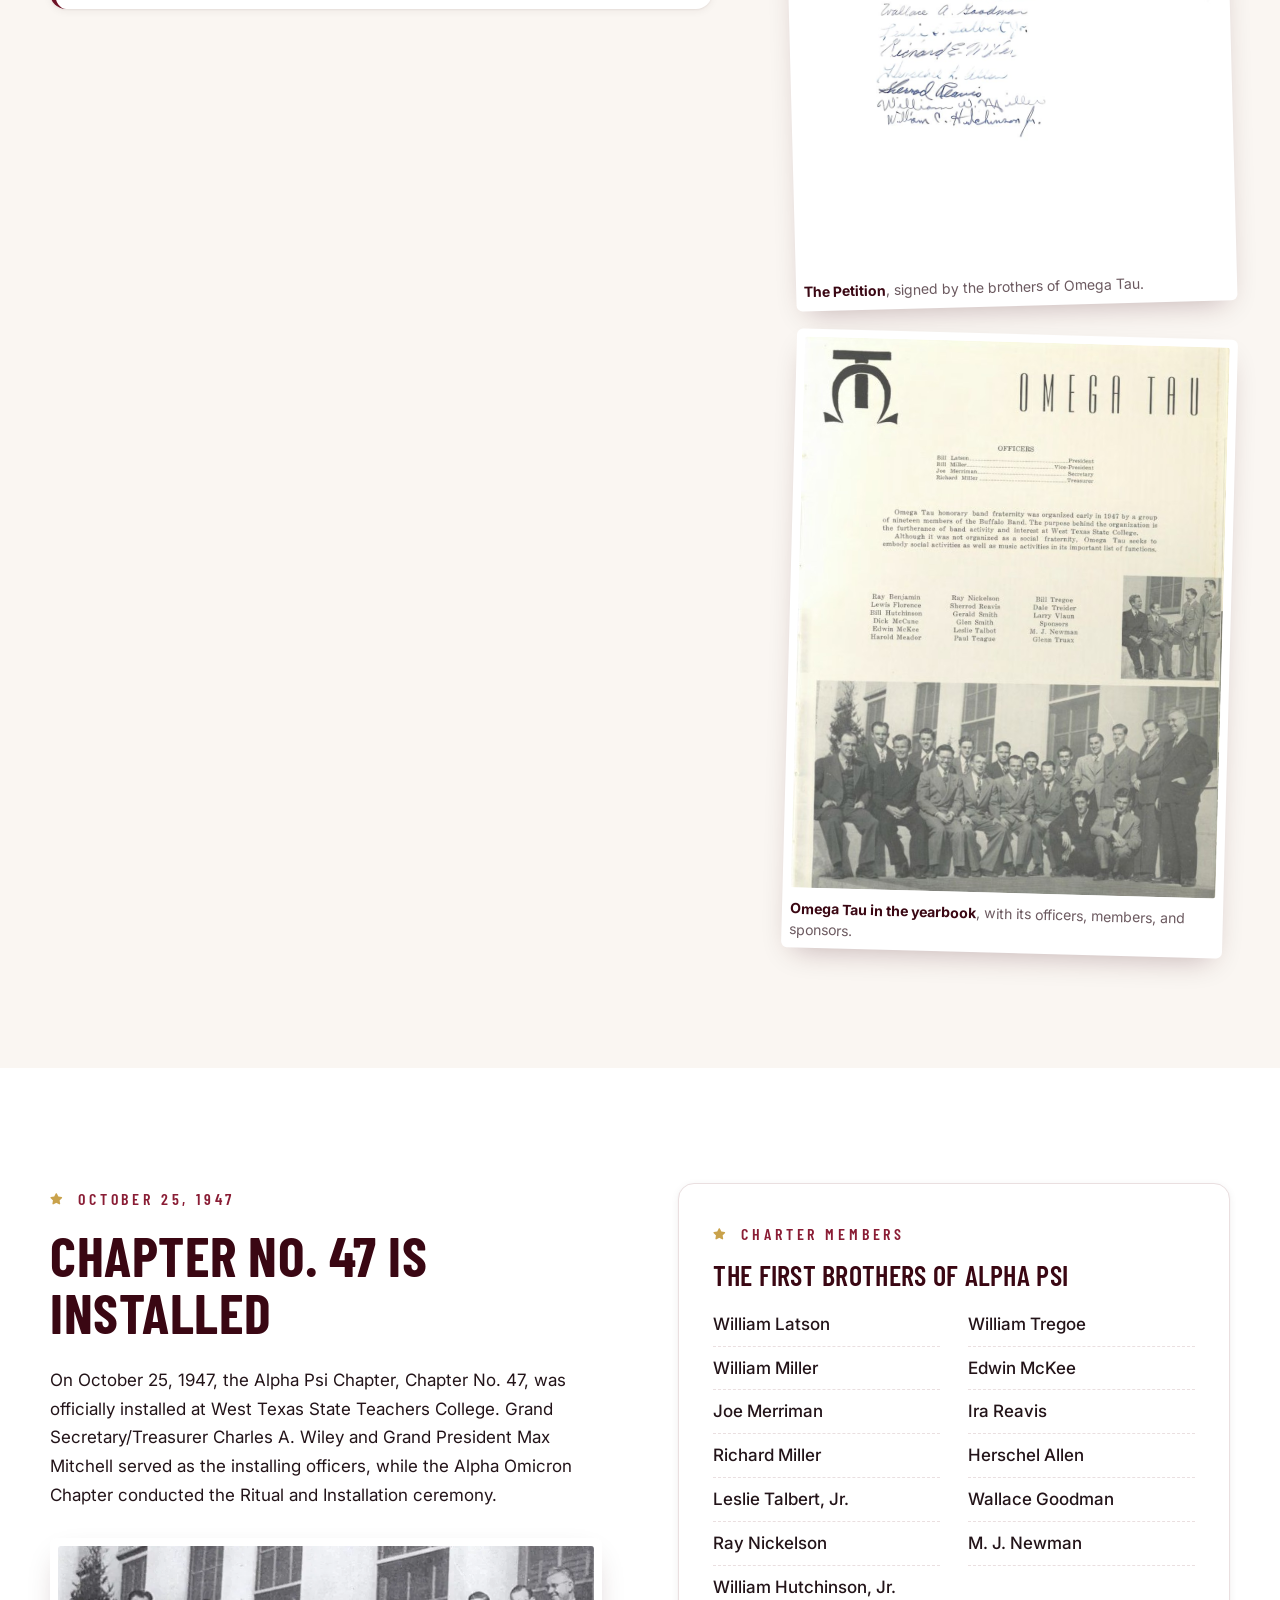
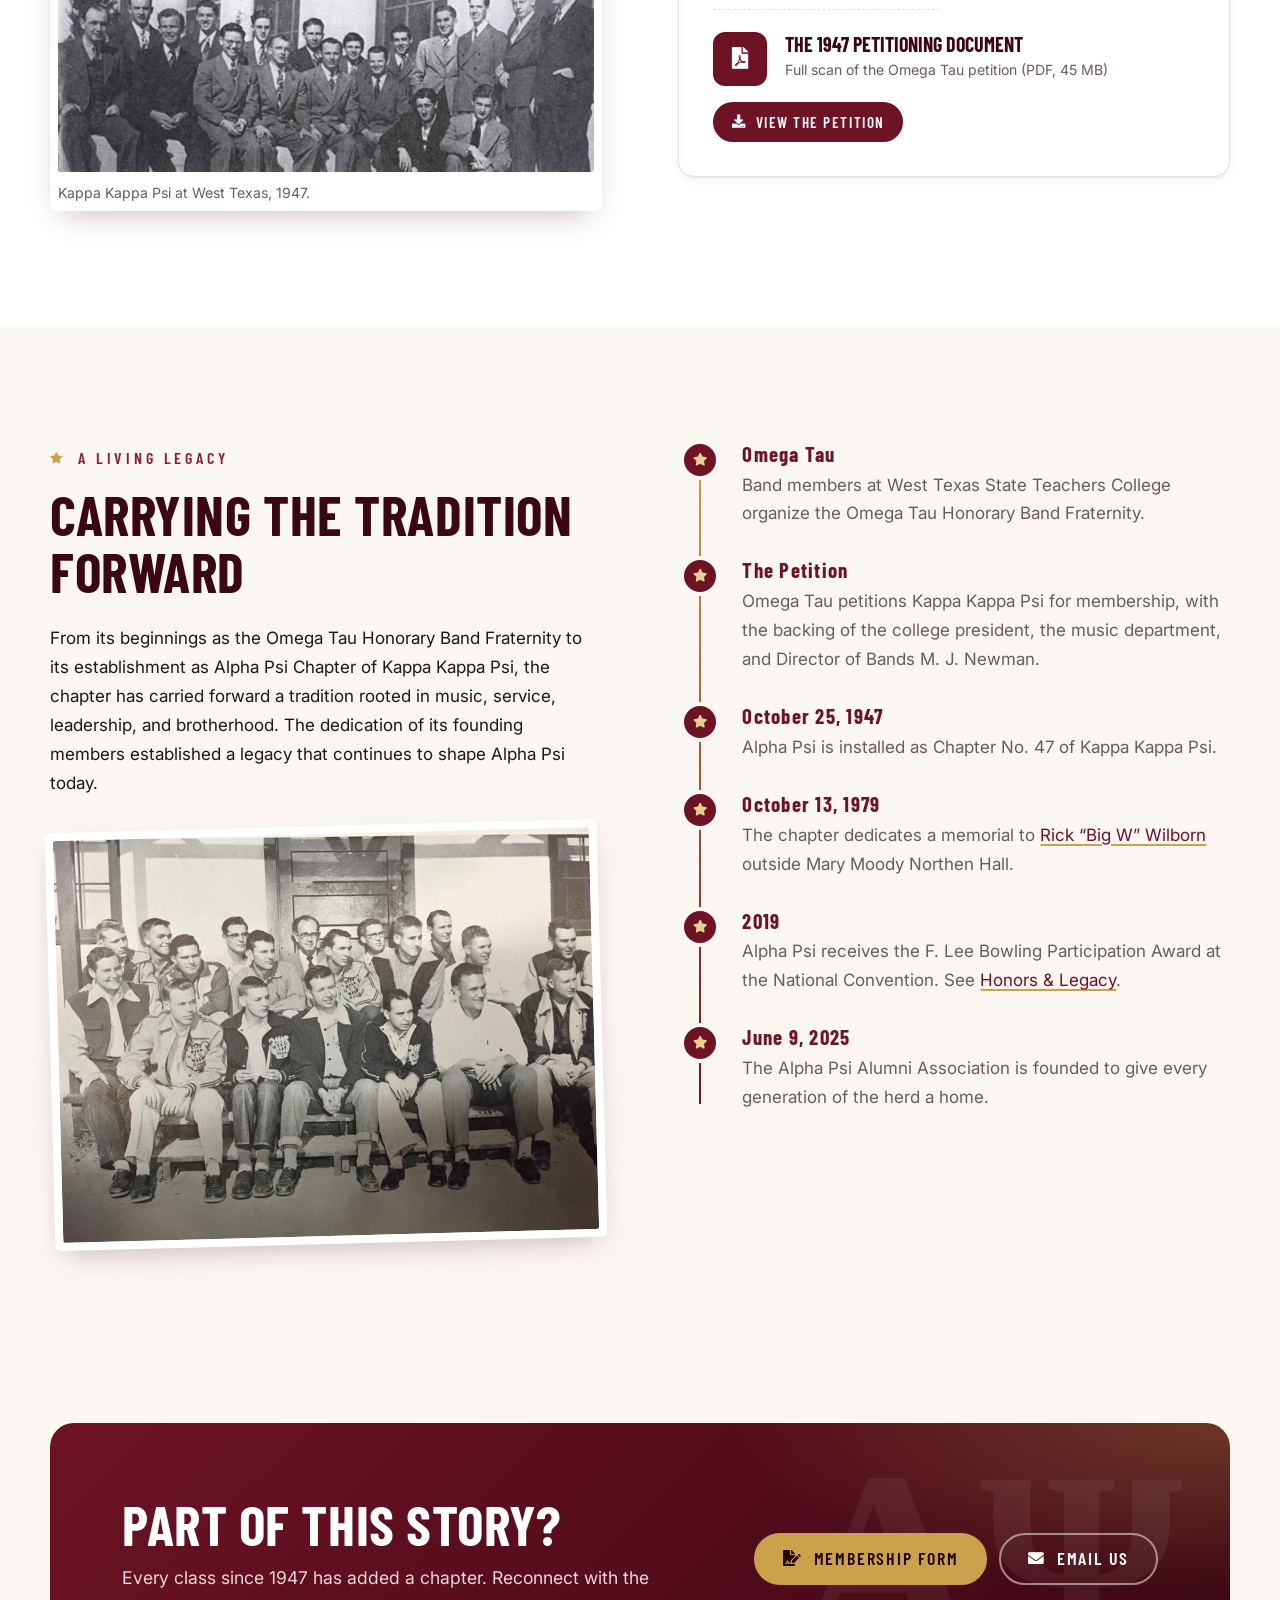
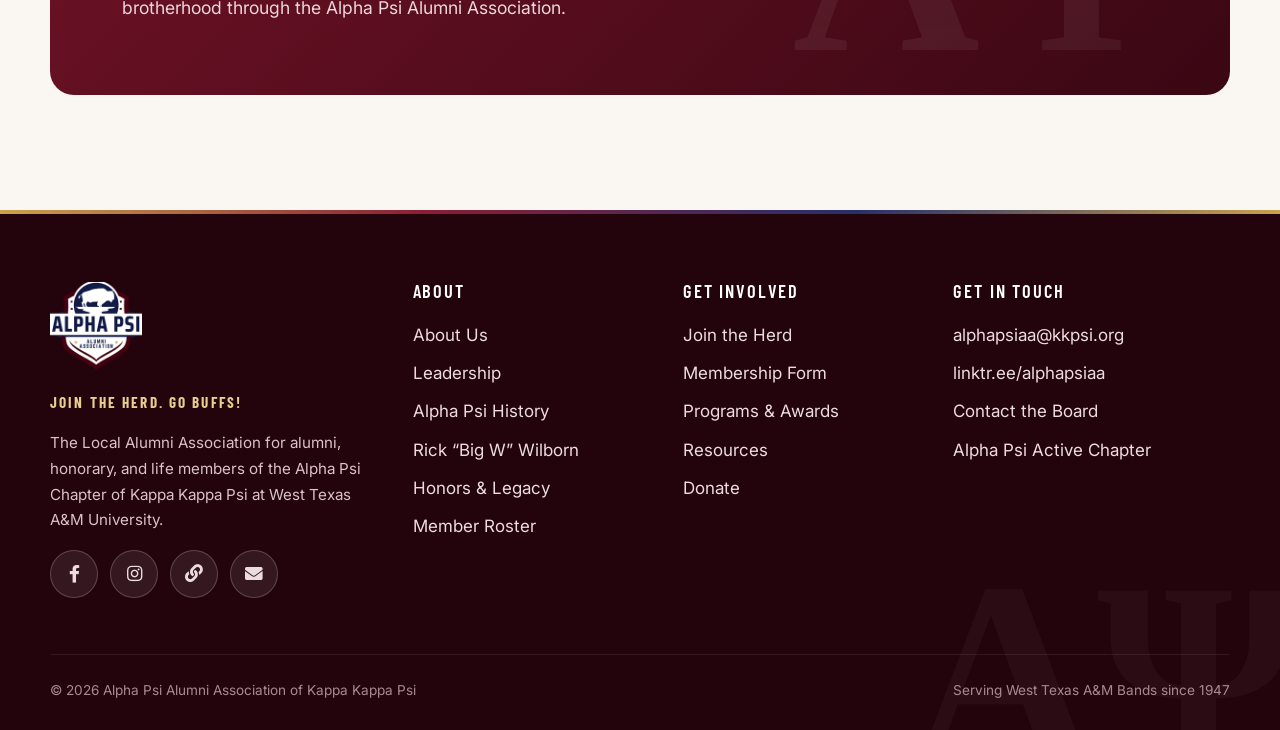
<file: history.html>
<!DOCTYPE html>
<html lang="en" class="no-js">
<head>
	<meta charset="utf-8">
	<meta name="viewport" content="width=device-width, initial-scale=1">
	<title>Alpha Psi History | Alpha Psi Alumni Association</title>
	<meta name="description" content="How the Omega Tau Honorary Band Fraternity at West Texas State Teachers College became the Alpha Psi Chapter of Kappa Kappa Psi on October 25, 1947.">
	<meta name="theme-color" content="#3a0713">
	<meta property="og:type" content="website">
	<meta property="og:site_name" content="Alpha Psi Alumni Association">
	<meta property="og:title" content="Alpha Psi History | Alpha Psi Alumni Association">
	<meta property="og:description" content="How the Omega Tau Honorary Band Fraternity at West Texas State Teachers College became the Alpha Psi Chapter of Kappa Kappa Psi on October 25, 1947.">
	<meta property="og:image" content="https://alphapsiaa.com/images/kkpsi-1947.webp">
	<link rel="icon" type="image/png" href="/images/logo-192.png">
	<link rel="apple-touch-icon" href="/images/logo-192.png">
	<link rel="preconnect" href="https://fonts.googleapis.com">
	<link rel="preconnect" href="https://fonts.gstatic.com" crossorigin>
	<link rel="stylesheet" href="https://fonts.googleapis.com/css2?family=Barlow+Condensed:wght@500;600;700&amp;family=Inter:wght@400;500;600;700&amp;family=Libre+Baskerville:ital,wght@0,400;0,700;1,400&amp;display=swap">
	<link rel="stylesheet" href="/assets/css/fontawesome-all.min.css">
	<link rel="stylesheet" href="/assets/css/site.css">
</head>
<body>
	<a class="skip-link" href="#main">Skip to content</a>
	<header class="site-header">
		<div class="wrap nav-bar">
			<a class="brand" href="/" aria-label="Alpha Psi Alumni Association home">
				<img src="/images/logo-192.png" width="54" height="54" alt="">
				<span class="brand-text"><strong>AΨAA</strong><span>Alpha Psi Alumni</span></span>
			</a>
			<button class="nav-toggle" type="button" aria-label="Menu" aria-expanded="false" aria-controls="nav-links"><span></span></button>
			<ul class="nav-links" id="nav-links">
				<li><a href="/">Home</a></li>
				<li class="has-drop current">
					<button class="nav-drop-toggle" type="button" aria-expanded="false">About <i class="fas fa-chevron-down"></i></button>
					<ul class="nav-drop">
						<li><a href="/about">About Us</a></li>
						<li><a href="/leadership">Leadership</a></li>
						<li><a href="/history" aria-current="page">Alpha Psi History</a></li>
						<li><a href="/wilborn">Rick &ldquo;Big W&rdquo; Wilborn</a></li>
						<li><a href="/honors">Honors &amp; Legacy</a></li>
						<li><a href="/roster">Member Roster</a></li>
					</ul>
				</li>
				<li><a href="/programs">Programs &amp; Awards</a></li>
				<li><a href="/join">Join the Herd</a></li>
				<li><a href="/resources">Resources</a></li>
				<li><a href="/contact">Contact</a></li>
				<li class="nav-cta"><a href="/donate"><i class="fas fa-heart"></i> Donate</a></li>
			</ul>
		</div>
	</header>
	<main id="main">
		<section class="page-hero">
			<div class="wrap">
				<p class="breadcrumb"><a href="/">Home</a> / <a href="about">About</a> / Alpha Psi History</p>
				<p class="eyebrow light">Chapter No. 47 &middot; Est. 1947</p>
				<h1>Alpha Psi History</h1>
				<p class="lead">From the Omega Tau Honorary Band Fraternity to the Alpha Psi Chapter of Kappa Kappa Psi: a tradition rooted in music, service, leadership, and brotherhood.</p>
			</div>
		</section>

		<section class="section">
			<div class="wrap split wide-text" style="align-items:start">
				<div class="prose reveal">
					<p class="eyebrow">Omega Tau</p>
					<h2 style="margin-top:0">Where it began</h2>
					<p class="drop-cap">The Alpha Psi Chapter of Kappa Kappa Psi was founded by members of the Omega Tau Honorary Band Fraternity at West Texas State Teachers College. In their petition for membership into Kappa Kappa Psi, the members of Omega Tau expressed their commitment to strengthening music and musical appreciation on campus. They believed that becoming part of the national fraternity would further their dedication to the college band as a medium of musical expression.</p>
					<p>At the time of the petition, W. O. Latson, a Band major and trombone player, served as President of Omega Tau. The founding leadership also included W. W. Miller, Vice President; Joe Merriman, Secretary; and Richard Miller, Treasurer. The remaining founding brothers were Ray Nickelson, Leslie Talbert, William Hutchinson, Edwin McKee, Dale Treider, Sherrod Reavis, Wallace Goodman, and Hershel Allen.</p>
					<p>The petition received strong support from the leadership of West Texas State Teachers College, including President J. A. Hill, Dean D. A. Sirley, Wallace R. Clark, Head of the Department of Music, and M. J. Newman, Director of Bands.</p>
					<p>Professor Newman spoke highly of the organization and its members, stating:</p>
					<blockquote class="pull-quote">
						<p>Since their organization, Omega Tau has given our band considerable assistance and support. Individually, they represent the finest element in the band, and collectively, they have proven themselves invaluable.</p>
						<cite>M. J. Newman, Director of Bands</cite>
					</blockquote>
				</div>
				<div class="grid reveal" style="--d:.1s">
					<figure class="photo framed tilt-r" data-lightbox="images/omega-tau.jpg" data-caption="Members of Omega Tau Band Fraternity, from the 1947 petition to Kappa Kappa Psi">
						<img src="images/omega-tau.jpg" alt="Petition page titled Members of Omega Tau Band Fraternity, with twelve portraits and each member's major and instrument" width="902" height="1184" loading="lazy">
						<figcaption><b>Members of Omega Tau Band Fraternity</b>, from the 1947 petition.</figcaption>
					</figure>
					<figure class="photo framed tilt-l" data-lightbox="images/petition.jpg" data-caption="The Omega Tau petition to Kappa Kappa Psi, signed by its members">
						<img src="images/petition.jpg" alt="The typed petition of Omega Tau to Kappa Kappa Psi with handwritten signatures" width="926" height="1168" loading="lazy">
						<figcaption><b>The Petition</b>, signed by the brothers of Omega Tau.</figcaption>
					</figure>
					<figure class="photo framed tilt-r" data-lightbox="images/omega-tau-yearbook.jpg" data-caption="Omega Tau in the West Texas State yearbook: its officers, members, and sponsors M. J. Newman and Glenn Truax">
						<img src="images/omega-tau-yearbook.jpg" alt="Yearbook page titled Omega Tau with the officer list, member names, and group photos of the fraternity" width="577" height="747" loading="lazy">
						<figcaption><b>Omega Tau in the yearbook</b>, with its officers, members, and sponsors.</figcaption>
					</figure>
				</div>
			</div>
		</section>

		<section class="section bg-paper">
			<div class="wrap split" style="align-items:start">
				<div class="reveal">
					<p class="eyebrow">October 25, 1947</p>
					<h2>Chapter No. 47 is installed</h2>
					<p>On October 25, 1947, the Alpha Psi Chapter, Chapter No. 47, was officially installed at West Texas State Teachers College. Grand Secretary/Treasurer Charles A. Wiley and Grand President Max Mitchell served as the installing officers, while the Alpha Omicron Chapter conducted the Ritual and Installation ceremony.</p>
					<figure class="photo framed" style="margin-top:28px" data-lightbox="images/kkpsi-1947.webp" data-caption="Kappa Kappa Psi at West Texas, 1947">
						<img src="images/kkpsi-1947.webp" alt="Black and white group photo of Kappa Kappa Psi brothers in suits, 1947" width="1062" height="448" loading="lazy">
						<figcaption>Kappa Kappa Psi at West Texas, 1947.</figcaption>
					</figure>
				</div>
				<div class="card reveal" style="--d:.1s">
					<div class="card-body">
						<p class="eyebrow">Charter Members</p>
						<h3>The first brothers of Alpha Psi</h3>
						<ul class="names" style="columns:2 160px">
							<li>William Latson</li>
							<li>William Miller</li>
							<li>Joe Merriman</li>
							<li>Richard Miller</li>
							<li>Leslie Talbert, Jr.</li>
							<li>Ray Nickelson</li>
							<li>William Hutchinson, Jr.</li>
							<li>William Tregoe</li>
							<li>Edwin McKee</li>
							<li>Ira Reavis</li>
							<li>Herschel Allen</li>
							<li>Wallace Goodman</li>
							<li>M. J. Newman</li>
						</ul>
						<div class="doc-card" style="padding:22px 0 0">
							<span class="lc-icon"><i class="fas fa-file-pdf"></i></span>
							<div><b style="font-family:var(--font-display);font-size:1.25rem;text-transform:uppercase;color:var(--maroon-900);line-height:1.1;display:block">The 1947 Petitioning Document</b><span style="font-size:.88rem;color:var(--muted)">Full scan of the Omega Tau petition (PDF, 45&nbsp;MB)</span></div>
						</div>
						<a class="btn btn-sm" style="margin-top:16px" href="docs/alpha-psi-petition-1947.pdf" target="_blank" rel="noopener"><i class="fas fa-download"></i> View the petition</a>
					</div>
				</div>
			</div>
		</section>

		<section class="section">
			<div class="wrap split" style="align-items:start">
				<div class="reveal">
					<p class="eyebrow">A Living Legacy</p>
					<h2>Carrying the tradition forward</h2>
					<p>From its beginnings as the Omega Tau Honorary Band Fraternity to its establishment as Alpha Psi Chapter of Kappa Kappa Psi, the chapter has carried forward a tradition rooted in music, service, leadership, and brotherhood. The dedication of its founding members established a legacy that continues to shape Alpha Psi today.</p>
					<figure class="photo framed tilt-l" style="margin-top:28px" data-lightbox="images/founders-picture.jpg" data-caption="Early Alpha Psi brothers in their West Texas band jackets">
						<img src="images/founders-picture.jpg" alt="Early Alpha Psi brothers seated on a bench wearing West Texas band jackets" width="960" height="720" loading="lazy">
					</figure>
				</div>
				<div class="reveal" style="--d:.1s">
					<ol class="timeline">
						<li><span class="when">Omega Tau</span><p>Band members at West Texas State Teachers College organize the Omega Tau Honorary Band Fraternity.</p></li>
						<li><span class="when">The Petition</span><p>Omega Tau petitions Kappa Kappa Psi for membership, with the backing of the college president, the music department, and Director of Bands M. J. Newman.</p></li>
						<li><span class="when">October 25, 1947</span><p>Alpha Psi is installed as Chapter No. 47 of Kappa Kappa Psi.</p></li>
						<li><span class="when">October 13, 1979</span><p>The chapter dedicates a memorial to <a href="wilborn">Rick &ldquo;Big W&rdquo; Wilborn</a> outside Mary Moody Northen Hall.</p></li>
						<li><span class="when">2019</span><p>Alpha Psi receives the F. Lee Bowling Participation Award at the National Convention. See <a href="honors">Honors &amp; Legacy</a>.</p></li>
						<li><span class="when">June 9, 2025</span><p>The Alpha Psi Alumni Association is founded to give every generation of the herd a home.</p></li>
					</ol>
				</div>
			</div>
		</section>

		<section class="section tight">
			<div class="wrap">
				<div class="cta-band reveal">
					<div>
						<h2>Part of this story?</h2>
						<p>Every class since 1947 has added a chapter. Reconnect with the brotherhood through the Alpha Psi Alumni Association.</p>
					</div>
					<div class="btn-row">
						<a class="btn btn-gold" href="https://docs.google.com/forms/d/e/1FAIpQLSdZcljibCvj4TSsIaUbOGq02IVUL2E_RgC2-wnDgS-2Am0X7Q/viewform" target="_blank" rel="noopener"><i class="fas fa-file-signature"></i> Membership Form</a>
						<a class="btn btn-ghost" href="mailto:alphapsiaa@kkpsi.org"><i class="fas fa-envelope"></i> Email Us</a>
					</div>
				</div>
			</div>
		</section>
	</main>
	<footer class="site-footer">
		<div class="wrap">
			<div class="footer-grid">
				<div class="footer-brand">
					<img src="/images/logo-192.png" width="92" height="92" alt="Alpha Psi Alumni Association logo">
					<p class="footer-motto">Join the Herd. Go Buffs!</p>
					<p>The Local Alumni Association for alumni, honorary, and life members of the Alpha Psi Chapter of Kappa Kappa Psi at West Texas A&amp;M University.</p>
					<div class="social-row">
						<a class="social-btn" href="https://www.facebook.com/profile.php?id=61559041187633" target="_blank" rel="noopener" aria-label="Facebook"><i class="fab fa-facebook-f"></i></a>
						<a class="social-btn" href="https://www.instagram.com/kkpsiayaa/" target="_blank" rel="noopener" aria-label="Instagram"><i class="fab fa-instagram"></i></a>
						<a class="social-btn" href="https://linktr.ee/alphapsiaa" target="_blank" rel="noopener" aria-label="Linktree"><i class="fas fa-link"></i></a>
						<a class="social-btn" href="mailto:alphapsiaa@kkpsi.org" aria-label="Email"><i class="fas fa-envelope"></i></a>
					</div>
				</div>
				<div>
					<h4>About</h4>
					<ul>
						<li><a href="/about">About Us</a></li>
						<li><a href="/leadership">Leadership</a></li>
						<li><a href="/history">Alpha Psi History</a></li>
						<li><a href="/wilborn">Rick &ldquo;Big W&rdquo; Wilborn</a></li>
						<li><a href="/honors">Honors &amp; Legacy</a></li>
						<li><a href="/roster">Member Roster</a></li>
					</ul>
				</div>
				<div>
					<h4>Get Involved</h4>
					<ul>
						<li><a href="/join">Join the Herd</a></li>
						<li><a href="https://docs.google.com/forms/d/e/1FAIpQLSdZcljibCvj4TSsIaUbOGq02IVUL2E_RgC2-wnDgS-2Am0X7Q/viewform" target="_blank" rel="noopener">Membership Form</a></li>
						<li><a href="/programs">Programs &amp; Awards</a></li>
						<li><a href="/resources">Resources</a></li>
						<li><a href="/donate">Donate</a></li>
					</ul>
				</div>
				<div>
					<h4>Get in Touch</h4>
					<ul>
						<li><a href="mailto:alphapsiaa@kkpsi.org">alphapsiaa@kkpsi.org</a></li>
						<li><a href="https://linktr.ee/alphapsiaa" target="_blank" rel="noopener">linktr.ee/alphapsiaa</a></li>
						<li><a href="/contact">Contact the Board</a></li>
						<li><a href="https://www.alphapsi-kkpsi.org/" target="_blank" rel="noopener">Alpha Psi Active Chapter</a></li>
					</ul>
				</div>
			</div>
			<div class="footer-bottom">
				<span>&copy; <span data-year>2026</span> Alpha Psi Alumni Association of Kappa Kappa Psi</span>
				<span>Serving West Texas A&amp;M Bands since 1947</span>
			</div>
		</div>
	</footer>
	<script src="/assets/js/site.js"></script>
</body>
</html>
</file>
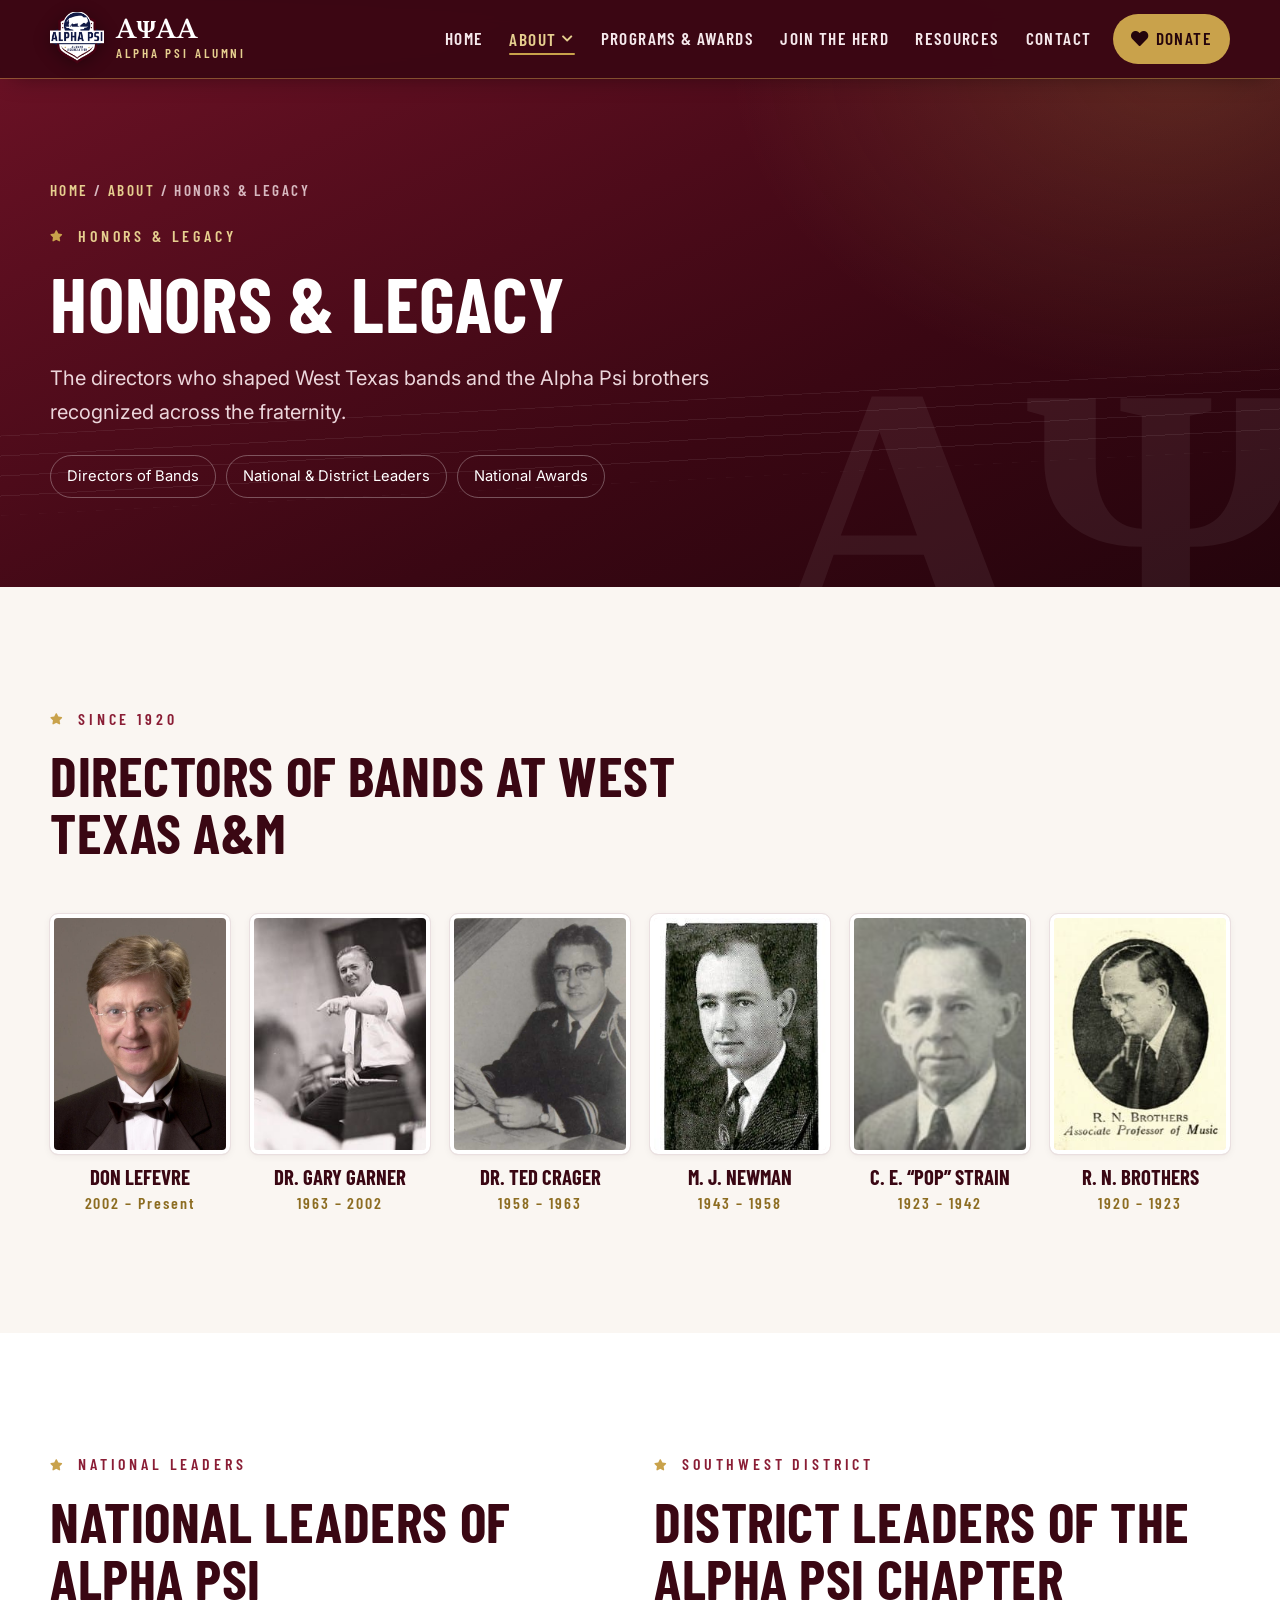
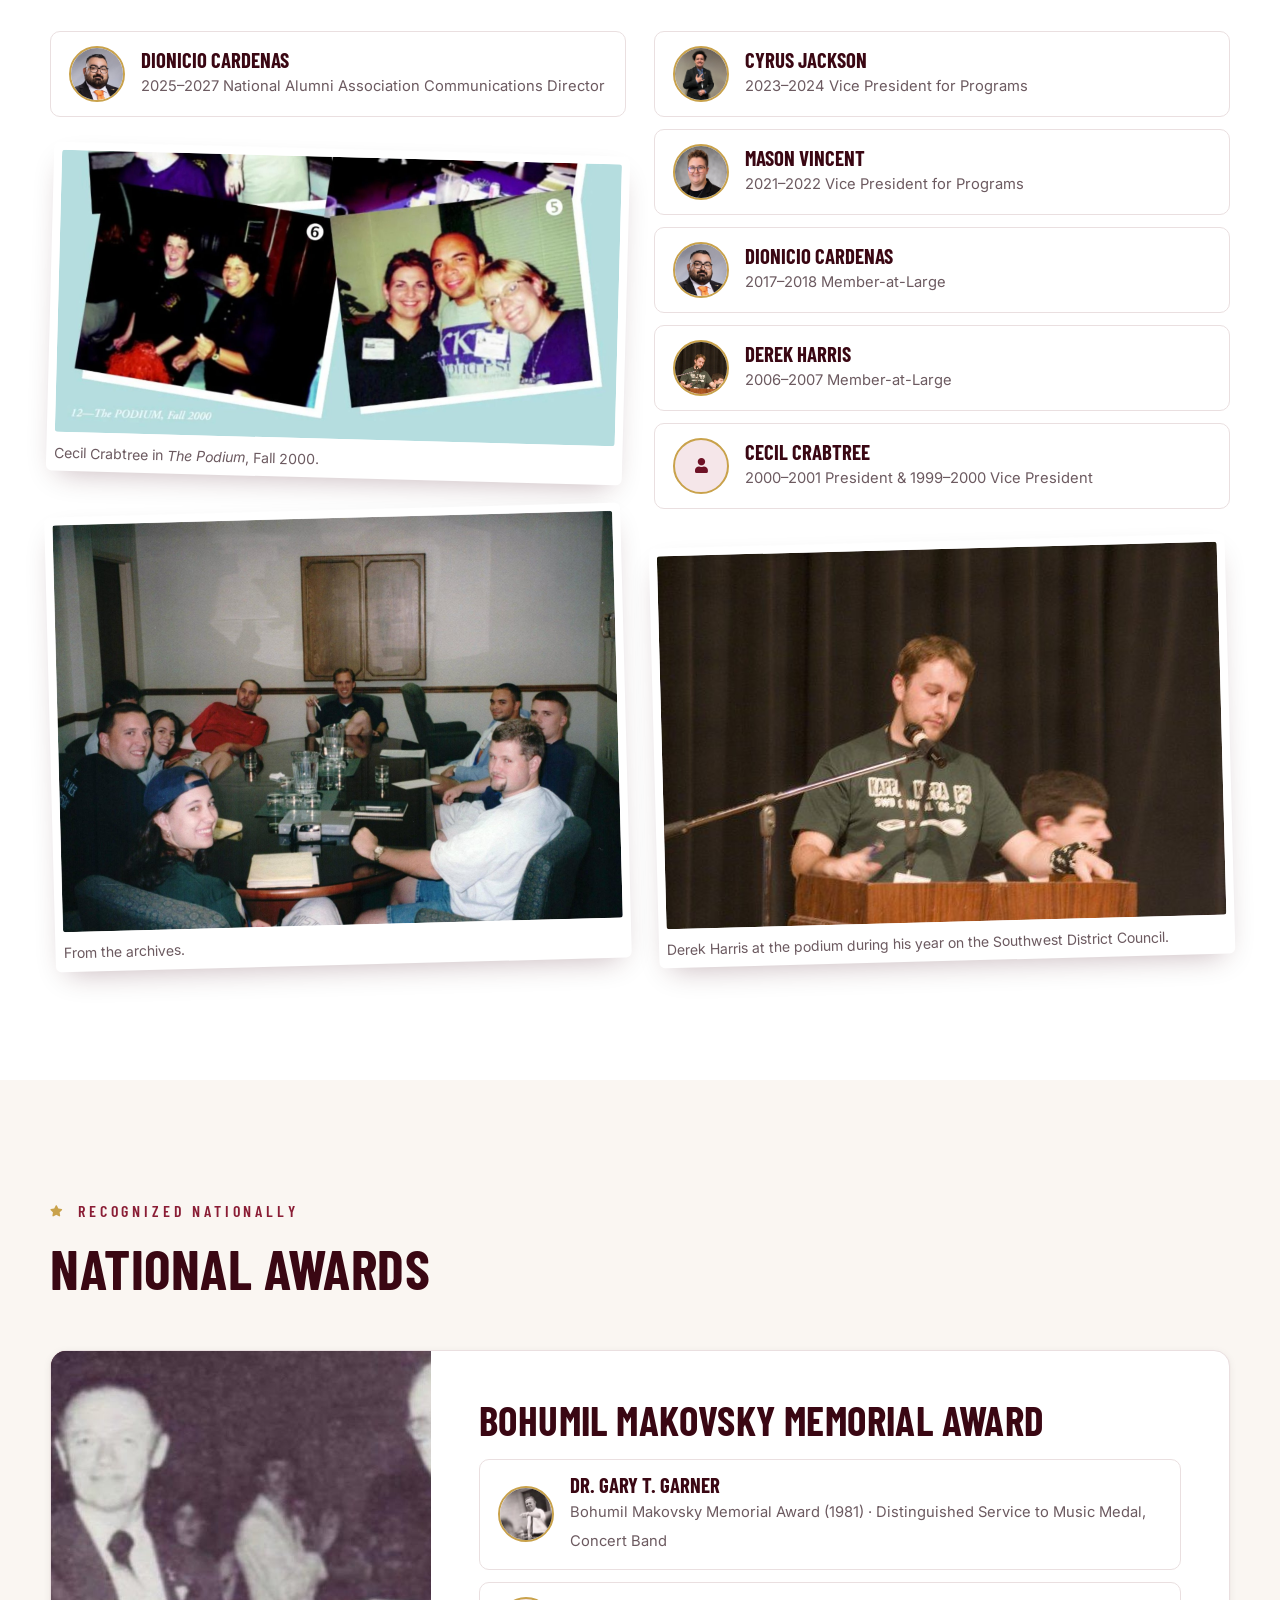
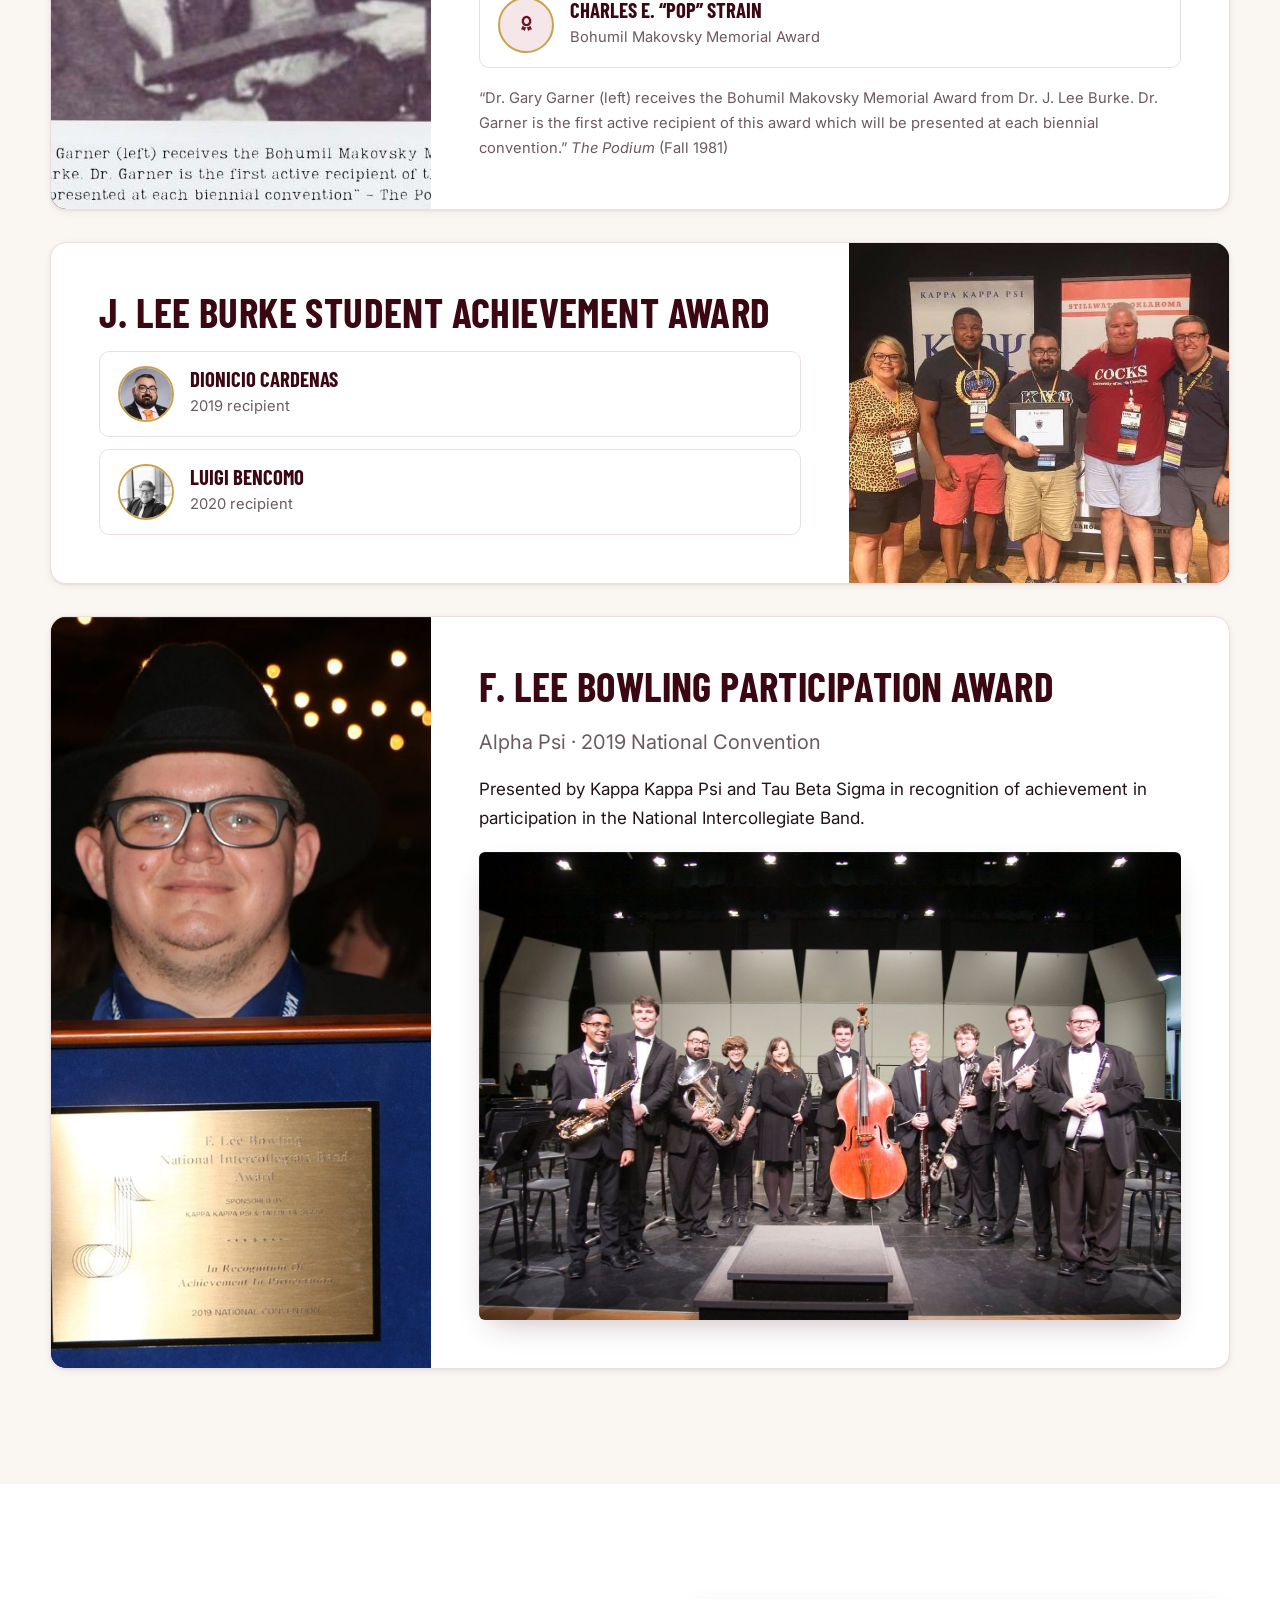
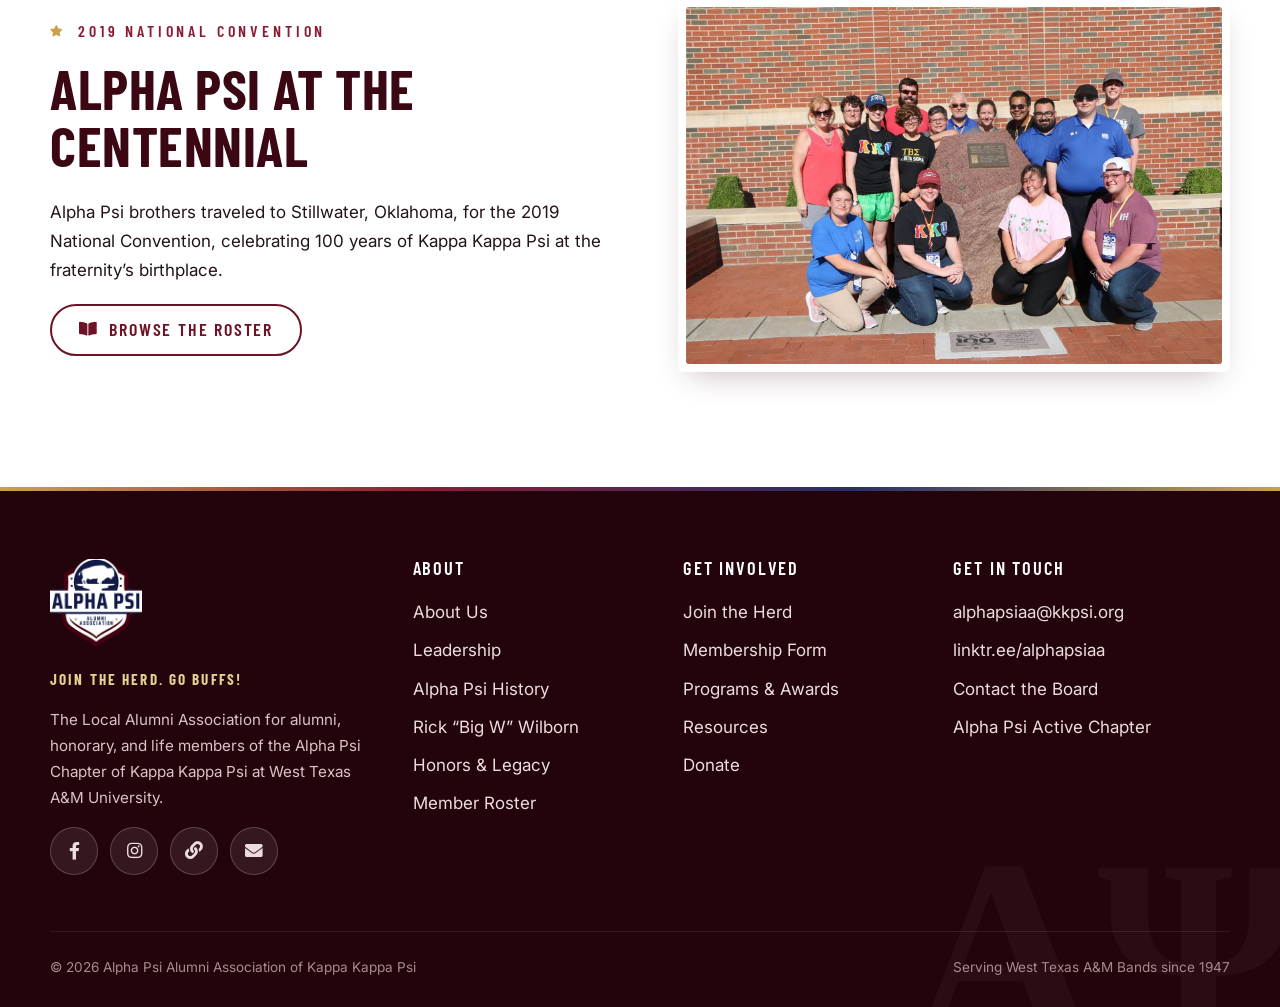
<file: honors.html>
<!DOCTYPE html>
<html lang="en" class="no-js">
<head>
	<meta charset="utf-8">
	<meta name="viewport" content="width=device-width, initial-scale=1">
	<title>Honors & Legacy | Alpha Psi Alumni Association</title>
	<meta name="description" content="West Texas A&amp;M Directors of Bands, Alpha Psi&rsquo;s national and district leaders, and the national awards earned by Alpha Psi brothers.">
	<meta name="theme-color" content="#3a0713">
	<meta property="og:type" content="website">
	<meta property="og:site_name" content="Alpha Psi Alumni Association">
	<meta property="og:title" content="Honors & Legacy | Alpha Psi Alumni Association">
	<meta property="og:description" content="West Texas A&amp;M Directors of Bands, Alpha Psi&rsquo;s national and district leaders, and the national awards earned by Alpha Psi brothers.">
	<meta property="og:image" content="https://alphapsiaa.com/images/f-lee-bowling-recipients.jpg">
	<link rel="icon" type="image/png" href="/images/logo-192.png">
	<link rel="apple-touch-icon" href="/images/logo-192.png">
	<link rel="preconnect" href="https://fonts.googleapis.com">
	<link rel="preconnect" href="https://fonts.gstatic.com" crossorigin>
	<link rel="stylesheet" href="https://fonts.googleapis.com/css2?family=Barlow+Condensed:wght@500;600;700&amp;family=Inter:wght@400;500;600;700&amp;family=Libre+Baskerville:ital,wght@0,400;0,700;1,400&amp;display=swap">
	<link rel="stylesheet" href="/assets/css/fontawesome-all.min.css">
	<link rel="stylesheet" href="/assets/css/site.css">
</head>
<body>
	<a class="skip-link" href="#main">Skip to content</a>
	<header class="site-header">
		<div class="wrap nav-bar">
			<a class="brand" href="/" aria-label="Alpha Psi Alumni Association home">
				<img src="/images/logo-192.png" width="54" height="54" alt="">
				<span class="brand-text"><strong>AΨAA</strong><span>Alpha Psi Alumni</span></span>
			</a>
			<button class="nav-toggle" type="button" aria-label="Menu" aria-expanded="false" aria-controls="nav-links"><span></span></button>
			<ul class="nav-links" id="nav-links">
				<li><a href="/">Home</a></li>
				<li class="has-drop current">
					<button class="nav-drop-toggle" type="button" aria-expanded="false">About <i class="fas fa-chevron-down"></i></button>
					<ul class="nav-drop">
						<li><a href="/about">About Us</a></li>
						<li><a href="/leadership">Leadership</a></li>
						<li><a href="/history">Alpha Psi History</a></li>
						<li><a href="/wilborn">Rick &ldquo;Big W&rdquo; Wilborn</a></li>
						<li><a href="/honors" aria-current="page">Honors &amp; Legacy</a></li>
						<li><a href="/roster">Member Roster</a></li>
					</ul>
				</li>
				<li><a href="/programs">Programs &amp; Awards</a></li>
				<li><a href="/join">Join the Herd</a></li>
				<li><a href="/resources">Resources</a></li>
				<li><a href="/contact">Contact</a></li>
				<li class="nav-cta"><a href="/donate"><i class="fas fa-heart"></i> Donate</a></li>
			</ul>
		</div>
	</header>
	<main id="main">
		<section class="page-hero">
			<div class="wrap">
				<p class="breadcrumb"><a href="/">Home</a> / <a href="about">About</a> / Honors &amp; Legacy</p>
				<p class="eyebrow light">Honors &amp; Legacy</p>
				<h1>Honors &amp; Legacy</h1>
				<p class="lead">The directors who shaped West Texas bands and the Alpha Psi brothers recognized across the fraternity.</p>
				<nav class="toc" aria-label="On this page"><a href="#directors">Directors of Bands</a><a href="#leaders">National &amp; District Leaders</a><a href="#awards">National Awards</a></nav>
			</div>
		</section>

		<section class="section" id="directors">
			<div class="wrap">
				<div class="section-head reveal">
					<p class="eyebrow">Since 1920</p>
					<h2>Directors of Bands at West Texas A&amp;M</h2>
				</div>
				<div class="directors">
					<div class="director reveal" style="--d:0.00s">
						<div class="portrait" data-lightbox="images/donald-lefevre.jpg" data-caption="Don Lefevre, Director of Bands 2002–Present"><img src="images/donald-lefevre.jpg" alt="Don Lefevre" loading="lazy"></div>
						<b>Don Lefevre</b><span>2002 &ndash; Present</span>
					</div>
					<div class="director reveal" style="--d:0.05s">
						<div class="portrait" data-lightbox="images/dr-gary-t-garner.jpg" data-caption="Dr. Gary Garner, Director of Bands 1963–2002"><img src="images/dr-gary-t-garner.jpg" alt="Dr. Gary Garner" loading="lazy"></div>
						<b>Dr. Gary Garner</b><span>1963 &ndash; 2002</span>
					</div>
					<div class="director reveal" style="--d:0.10s">
						<div class="portrait" data-lightbox="images/ted-crager.jpg" data-caption="Dr. Ted Crager, Director of Bands 1958–1963"><img src="images/ted-crager.jpg" alt="Dr. Ted Crager" loading="lazy"></div>
						<b>Dr. Ted Crager</b><span>1958 &ndash; 1963</span>
					</div>
					<div class="director reveal" style="--d:0.15s">
						<div class="portrait" data-lightbox="images/mr-m-j-newman.jpg" data-caption="M. J. Newman, Director of Bands 1943–1958"><img src="images/mr-m-j-newman.jpg" alt="M. J. Newman" loading="lazy"></div>
						<b>M. J. Newman</b><span>1943 &ndash; 1958</span>
					</div>
					<div class="director reveal" style="--d:0.20s">
						<div class="portrait" data-lightbox="images/c-e-strain-portrait.jpg" data-caption="C. E. &quot;Pop&quot; Strain, Director of Bands 1923–1942"><img src="images/c-e-strain-portrait.jpg" alt="C. E. Pop Strain" loading="lazy"></div>
						<b>C. E. &ldquo;Pop&rdquo; Strain</b><span>1923 &ndash; 1942</span>
					</div>
					<div class="director reveal" style="--d:0.25s">
						<div class="portrait" data-lightbox="images/rn-brothers.jpg" data-caption="R. N. Brothers, Director of Bands 1920–1923"><img src="images/rn-brothers.jpg" alt="R. N. Brothers" loading="lazy"></div>
						<b>R. N. Brothers</b><span>1920 &ndash; 1923</span>
					</div>
				</div>
			</div>
		</section>

		<section class="section bg-paper" id="leaders">
			<div class="wrap grid grid-2" style="align-items:start">
				<div class="reveal">
					<p class="eyebrow">National Leaders</p>
					<h2>National Leaders of Alpha Psi</h2>
					<ul class="honor-list">
						<li><span class="ava"><img src="images/dionicio-cardenas.jpg" alt="" loading="lazy"></span><div><b>Dionicio Cardenas</b><span>2025&ndash;2027 National Alumni Association Communications Director</span></div></li>
					</ul>
					<figure class="photo framed tilt-r" style="margin-top:32px" data-lightbox="images/cecil-crabtree.jpg" data-caption="Cecil Crabtree in The Podium, Fall 2000">
						<img src="images/cecil-crabtree.jpg" alt="Clipping from The Podium, Fall 2000, showing members at a Kappa Kappa Psi event" width="1492" height="751" loading="lazy">
						<figcaption>Cecil Crabtree in <em>The Podium</em>, Fall 2000.</figcaption>
					</figure>
					<figure class="photo framed tilt-l" style="margin-top:32px" data-lightbox="images/cecil-2011.jpg" data-caption="From the archives">
						<img src="images/cecil-2011.jpg" alt="Brothers seated around a conference table, smiling at the camera" width="1600" height="1164" loading="lazy">
						<figcaption>From the archives.</figcaption>
					</figure>
				</div>
				<div class="reveal" style="--d:.1s">
					<p class="eyebrow">Southwest District</p>
					<h2>District Leaders of the Alpha Psi Chapter</h2>
					<ul class="honor-list">
						<li><span class="ava"><img src="images/cyrus-jackson.jpg" alt="" loading="lazy"></span><div><b>Cyrus Jackson</b><span>2023&ndash;2024 Vice President for Programs</span></div></li>
						<li><span class="ava"><img src="images/mason-vincent.jpg" alt="" loading="lazy"></span><div><b>Mason Vincent</b><span>2021&ndash;2022 Vice President for Programs</span></div></li>
						<li><span class="ava"><img src="images/dionicio-cardenas.jpg" alt="" loading="lazy"></span><div><b>Dionicio Cardenas</b><span>2017&ndash;2018 Member-at-Large</span></div></li>
						<li><span class="ava"><img src="images/derek-harris.jpg" alt="" loading="lazy"></span><div><b>Derek Harris</b><span>2006&ndash;2007 Member-at-Large</span></div></li>
						<li><span class="ava"><i class="fas fa-user"></i></span><div><b>Cecil Crabtree</b><span>2000&ndash;2001 President &amp; 1999&ndash;2000 Vice President</span></div></li>
					</ul>
					<figure class="photo framed tilt-l" style="margin-top:32px" data-lightbox="images/derek-harris.jpg" data-caption="Derek Harris at the podium in his SWD Council '06–'07 shirt">
						<img src="images/derek-harris.jpg" alt="Derek Harris speaking at a podium in a Kappa Kappa Psi Southwest District Council shirt" width="604" height="402" loading="lazy">
						<figcaption>Derek Harris at the podium during his year on the Southwest District Council.</figcaption>
					</figure>
				</div>
			</div>
		</section>

		<section class="section" id="awards">
			<div class="wrap">
				<div class="section-head reveal">
					<p class="eyebrow">Recognized Nationally</p>
					<h2>National Awards</h2>
				</div>
				<article class="card award reveal">
					<div class="award-media" data-lightbox="images/gary-garner-award.jpg" data-caption="Dr. Gary Garner (left) receives the Bohumil Makovsky Memorial Award from Dr. J. Lee Burke. The Podium, Fall 1981"><img src="images/gary-garner-award.jpg" alt="Dr. Gary Garner receiving the Bohumil Makovsky Memorial Award from Dr. J. Lee Burke" loading="lazy" style="object-position:30% 30%"></div>
					<div class="card-body">
						<h2>Bohumil Makovsky Memorial Award</h2>
						<ul class="honor-list">
						<li><span class="ava"><img src="images/dr-gary-t-garner.jpg" alt="" loading="lazy"></span><div><b>Dr. Gary T. Garner</b><span>Bohumil Makovsky Memorial Award (1981) &middot; Distinguished Service to Music Medal, Concert Band</span></div></li>
						<li><span class="ava"><i class="fas fa-award"></i></span><div><b>Charles E. &ldquo;Pop&rdquo; Strain</b><span>Bohumil Makovsky Memorial Award</span></div></li>
						</ul>
						<p style="margin:18px 0 0;font-size:.92rem;color:var(--muted)">&ldquo;Dr. Gary Garner (left) receives the Bohumil Makovsky Memorial Award from Dr. J. Lee Burke. Dr. Garner is the first active recipient of this award which will be presented at each biennial convention.&rdquo; <em>The Podium</em> (Fall 1981)</p>
					</div>
				</article>
				<article class="card award flip reveal">
					<div class="award-media" data-lightbox="images/dionicio-jlee-burke.jpg" data-caption="Dionicio Cardenas with his J. Lee Burke Student Achievement Award, 2019"><img src="images/dionicio-jlee-burke.jpg" alt="Dionicio Cardenas holding his J. Lee Burke award certificate with fraternity leaders" loading="lazy"></div>
					<div class="card-body">
						<h2>J. Lee Burke Student Achievement Award</h2>
						<ul class="honor-list">
						<li><span class="ava"><img src="images/dionicio-cardenas.jpg" alt="" loading="lazy"></span><div><b>Dionicio Cardenas</b><span>2019 recipient</span></div></li>
						<li><span class="ava"><img src="images/luigi-bencomo.webp" alt="" loading="lazy"></span><div><b>Luigi Bencomo</b><span>2020 recipient</span></div></li>
						</ul>
					</div>
				</article>
				<article class="card award reveal">
					<div class="award-media" data-lightbox="images/f-lee-bowling-award.jpg" data-caption="The F. Lee Bowling National Intercollegiate Band Award, 2019 National Convention"><img src="images/f-lee-bowling-award.jpg" alt="An Alpha Psi brother holding the F. Lee Bowling award plaque" loading="lazy"></div>
					<div class="card-body">
						<h2>F. Lee Bowling Participation Award</h2>
						<p class="lead" style="margin-bottom:.8em">Alpha Psi &middot; 2019 National Convention</p>
						<p>Presented by Kappa Kappa Psi and Tau Beta Sigma in recognition of achievement in participation in the National Intercollegiate Band.</p>
						<figure class="photo" style="margin-top:18px" data-lightbox="images/f-lee-bowling-recipients.jpg" data-caption="Alpha Psi members of the 2019 National Intercollegiate Band">
							<img src="images/f-lee-bowling-recipients.jpg" alt="Eleven musicians in concert black holding their instruments on stage" width="1600" height="1067" loading="lazy">
						</figure>
					</div>
				</article>
			</div>
		</section>

		<section class="section bg-paper">
			<div class="wrap split">
				<div class="reveal">
					<p class="eyebrow">2019 National Convention</p>
					<h2>Alpha Psi at the centennial</h2>
					<p>Alpha Psi brothers traveled to Stillwater, Oklahoma, for the 2019 National Convention, celebrating 100 years of Kappa Kappa Psi at the fraternity&rsquo;s birthplace.</p>
					<a class="btn btn-outline" href="roster"><i class="fas fa-book-open"></i> Browse the roster</a>
				</div>
				<figure class="photo framed tilt-r reveal" style="--d:.1s" data-lightbox="images/2019-national-convention.jpg" data-caption="Alpha Psi at the 2019 National Convention in Stillwater, Oklahoma">
					<img src="images/2019-national-convention.jpg" alt="Alpha Psi brothers and friends gathered around the Kappa Kappa Psi founding monument in Stillwater" width="1600" height="1066" loading="lazy">
				</figure>
			</div>
		</section>
	</main>
	<footer class="site-footer">
		<div class="wrap">
			<div class="footer-grid">
				<div class="footer-brand">
					<img src="/images/logo-192.png" width="92" height="92" alt="Alpha Psi Alumni Association logo">
					<p class="footer-motto">Join the Herd. Go Buffs!</p>
					<p>The Local Alumni Association for alumni, honorary, and life members of the Alpha Psi Chapter of Kappa Kappa Psi at West Texas A&amp;M University.</p>
					<div class="social-row">
						<a class="social-btn" href="https://www.facebook.com/profile.php?id=61559041187633" target="_blank" rel="noopener" aria-label="Facebook"><i class="fab fa-facebook-f"></i></a>
						<a class="social-btn" href="https://www.instagram.com/kkpsiayaa/" target="_blank" rel="noopener" aria-label="Instagram"><i class="fab fa-instagram"></i></a>
						<a class="social-btn" href="https://linktr.ee/alphapsiaa" target="_blank" rel="noopener" aria-label="Linktree"><i class="fas fa-link"></i></a>
						<a class="social-btn" href="mailto:alphapsiaa@kkpsi.org" aria-label="Email"><i class="fas fa-envelope"></i></a>
					</div>
				</div>
				<div>
					<h4>About</h4>
					<ul>
						<li><a href="/about">About Us</a></li>
						<li><a href="/leadership">Leadership</a></li>
						<li><a href="/history">Alpha Psi History</a></li>
						<li><a href="/wilborn">Rick &ldquo;Big W&rdquo; Wilborn</a></li>
						<li><a href="/honors">Honors &amp; Legacy</a></li>
						<li><a href="/roster">Member Roster</a></li>
					</ul>
				</div>
				<div>
					<h4>Get Involved</h4>
					<ul>
						<li><a href="/join">Join the Herd</a></li>
						<li><a href="https://docs.google.com/forms/d/e/1FAIpQLSdZcljibCvj4TSsIaUbOGq02IVUL2E_RgC2-wnDgS-2Am0X7Q/viewform" target="_blank" rel="noopener">Membership Form</a></li>
						<li><a href="/programs">Programs &amp; Awards</a></li>
						<li><a href="/resources">Resources</a></li>
						<li><a href="/donate">Donate</a></li>
					</ul>
				</div>
				<div>
					<h4>Get in Touch</h4>
					<ul>
						<li><a href="mailto:alphapsiaa@kkpsi.org">alphapsiaa@kkpsi.org</a></li>
						<li><a href="https://linktr.ee/alphapsiaa" target="_blank" rel="noopener">linktr.ee/alphapsiaa</a></li>
						<li><a href="/contact">Contact the Board</a></li>
						<li><a href="https://www.alphapsi-kkpsi.org/" target="_blank" rel="noopener">Alpha Psi Active Chapter</a></li>
					</ul>
				</div>
			</div>
			<div class="footer-bottom">
				<span>&copy; <span data-year>2026</span> Alpha Psi Alumni Association of Kappa Kappa Psi</span>
				<span>Serving West Texas A&amp;M Bands since 1947</span>
			</div>
		</div>
	</footer>
	<script src="/assets/js/site.js"></script>
</body>
</html>
</file>
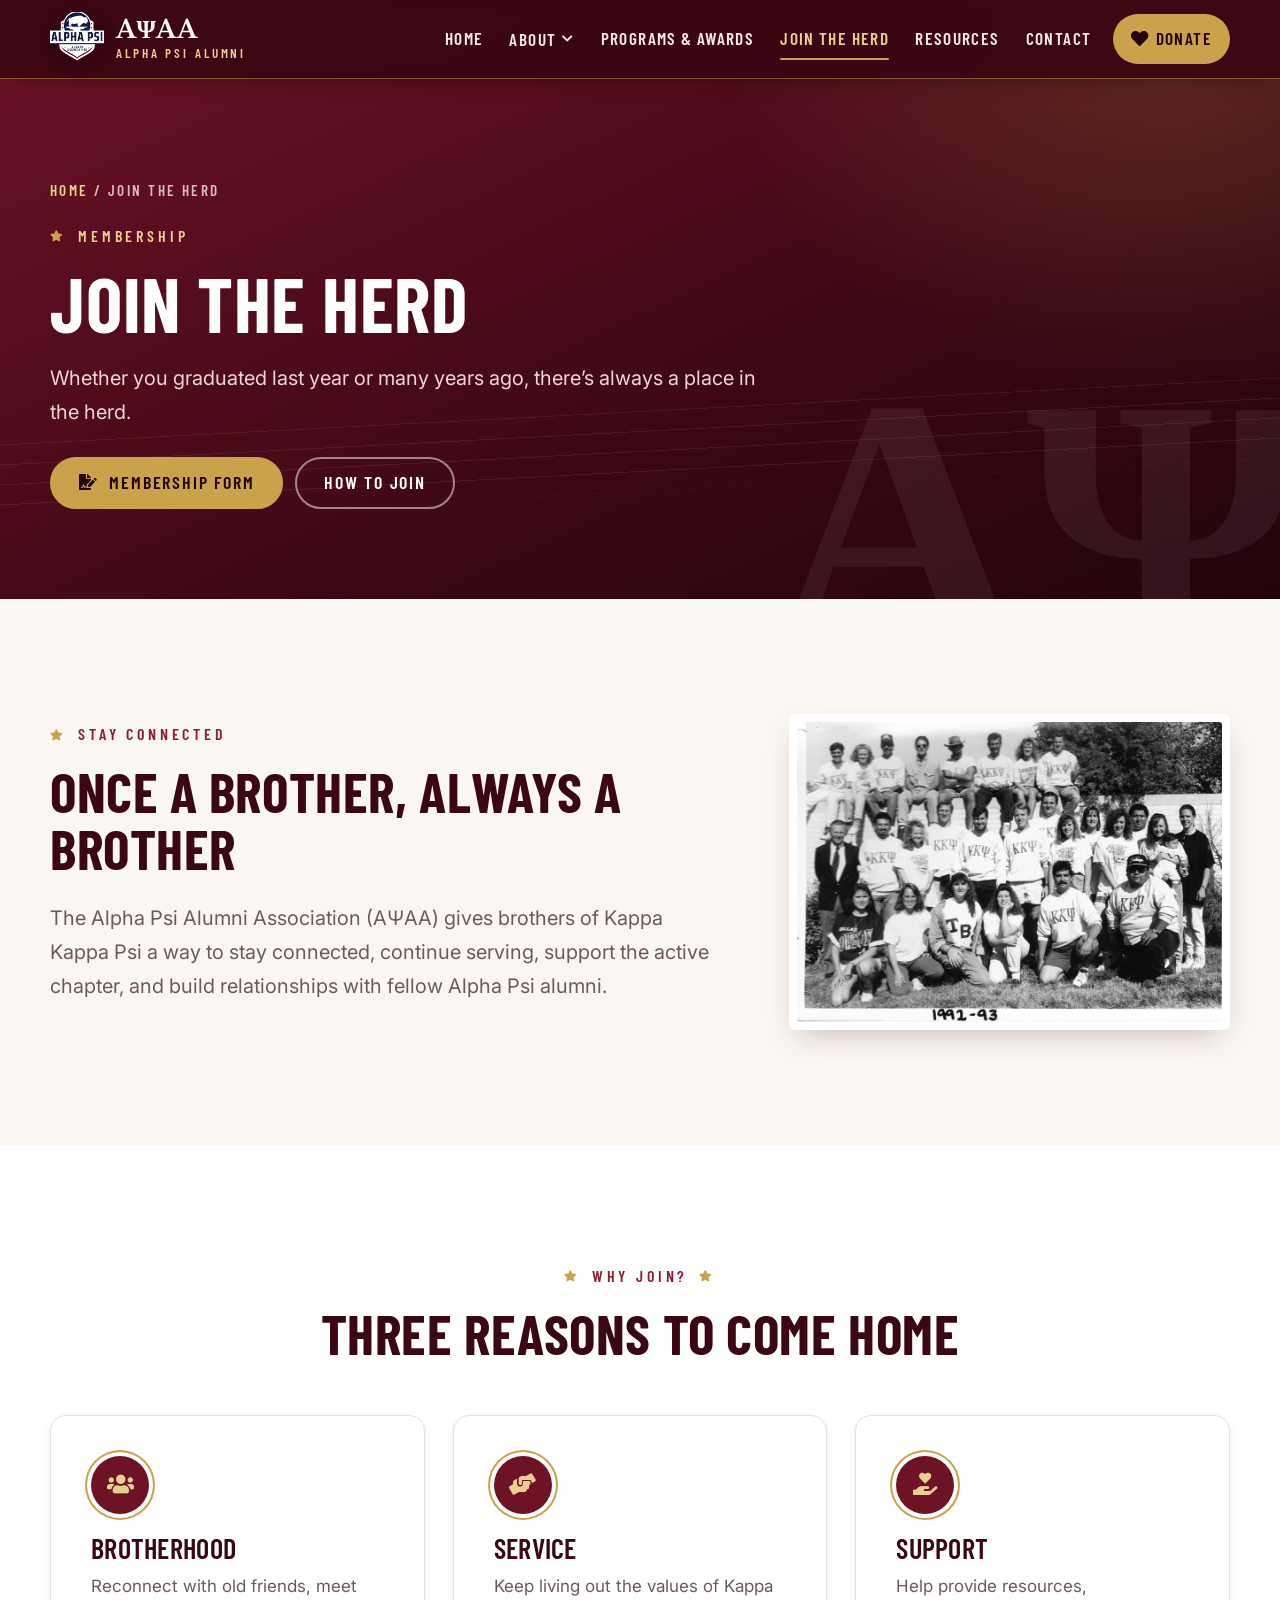
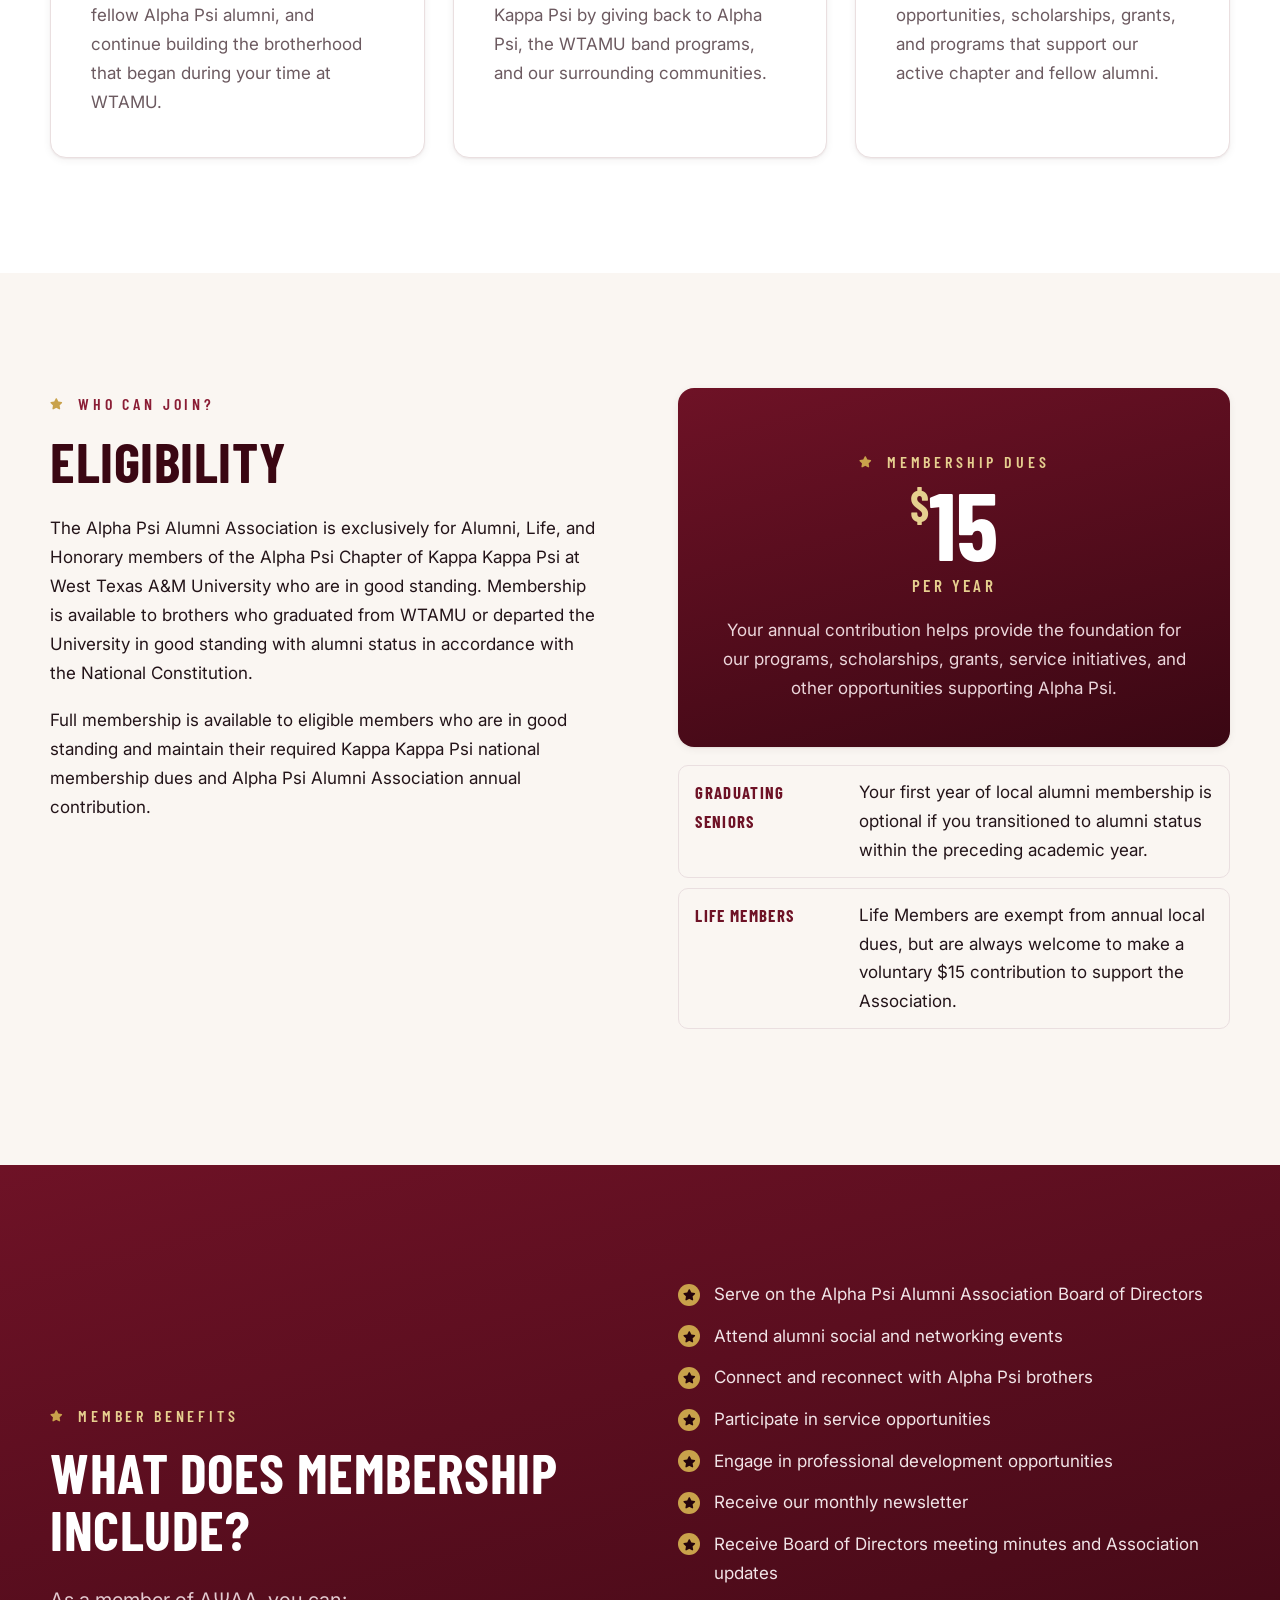
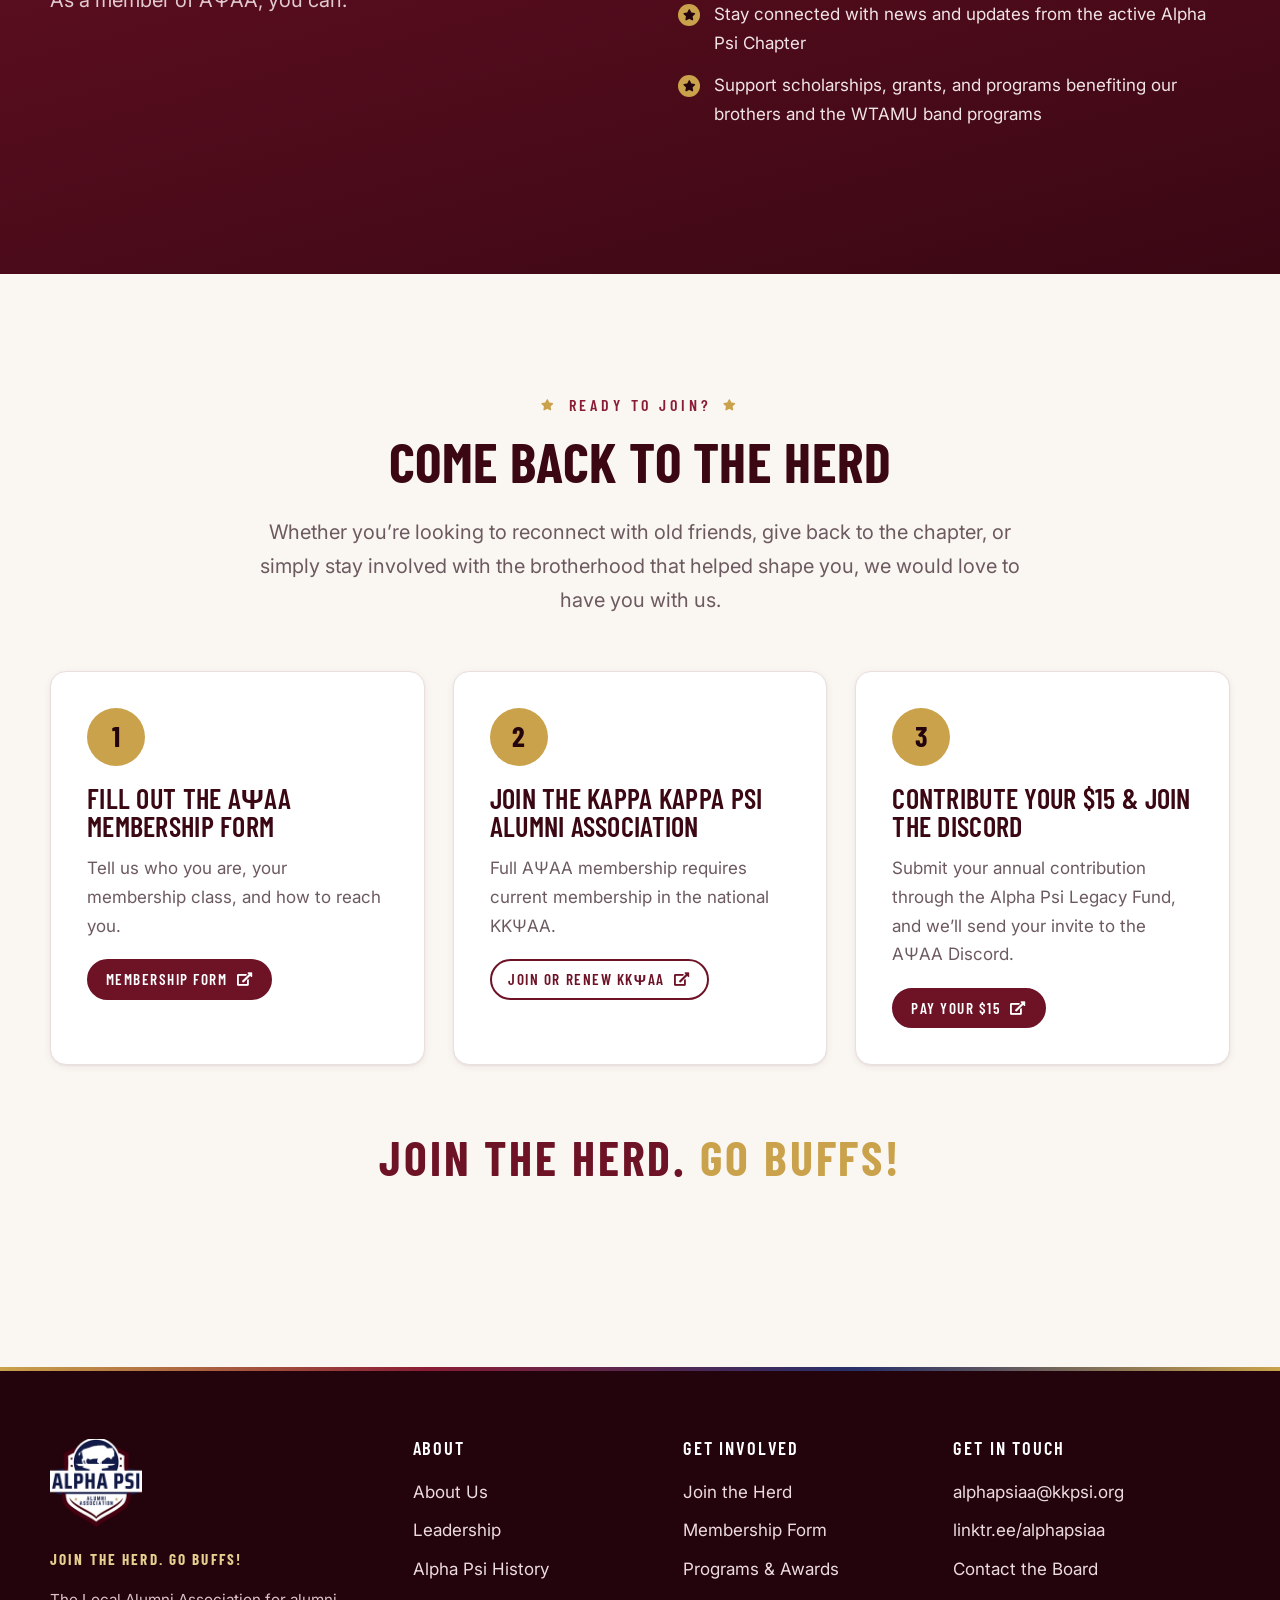
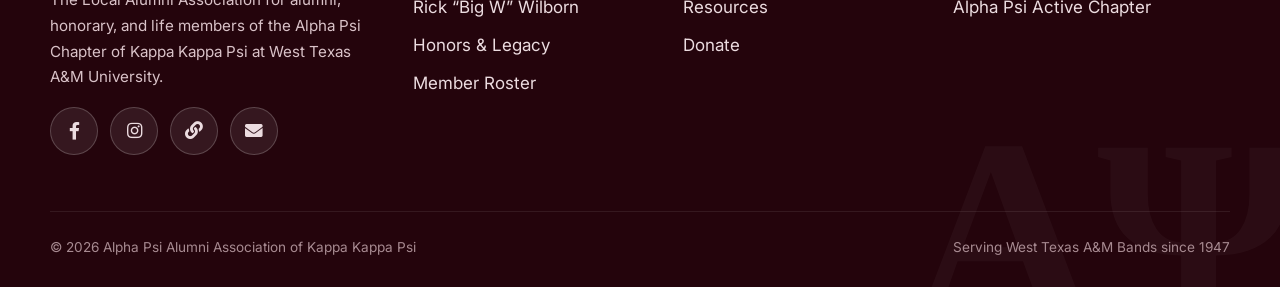
<file: join.html>
<!DOCTYPE html>
<html lang="en" class="no-js">
<head>
	<meta charset="utf-8">
	<meta name="viewport" content="width=device-width, initial-scale=1">
	<title>Join the Herd | Alpha Psi Alumni Association</title>
	<meta name="description" content="Join the Alpha Psi Alumni Association. Open to alumni, life, and honorary members of the Alpha Psi Chapter of Kappa Kappa Psi at WTAMU. Dues are $15 per year.">
	<meta name="theme-color" content="#3a0713">
	<meta property="og:type" content="website">
	<meta property="og:site_name" content="Alpha Psi Alumni Association">
	<meta property="og:title" content="Join the Herd | Alpha Psi Alumni Association">
	<meta property="og:description" content="Join the Alpha Psi Alumni Association. Open to alumni, life, and honorary members of the Alpha Psi Chapter of Kappa Kappa Psi at WTAMU. Dues are $15 per year.">
	<meta property="og:image" content="https://alphapsiaa.com/images/alumni-4.jpg">
	<link rel="icon" type="image/png" href="/images/logo-192.png">
	<link rel="apple-touch-icon" href="/images/logo-192.png">
	<link rel="preconnect" href="https://fonts.googleapis.com">
	<link rel="preconnect" href="https://fonts.gstatic.com" crossorigin>
	<link rel="stylesheet" href="https://fonts.googleapis.com/css2?family=Barlow+Condensed:wght@500;600;700&amp;family=Inter:wght@400;500;600;700&amp;family=Libre+Baskerville:ital,wght@0,400;0,700;1,400&amp;display=swap">
	<link rel="stylesheet" href="/assets/css/fontawesome-all.min.css">
	<link rel="stylesheet" href="/assets/css/site.css">
</head>
<body>
	<a class="skip-link" href="#main">Skip to content</a>
	<header class="site-header">
		<div class="wrap nav-bar">
			<a class="brand" href="/" aria-label="Alpha Psi Alumni Association home">
				<img src="/images/logo-192.png" width="54" height="54" alt="">
				<span class="brand-text"><strong>AΨAA</strong><span>Alpha Psi Alumni</span></span>
			</a>
			<button class="nav-toggle" type="button" aria-label="Menu" aria-expanded="false" aria-controls="nav-links"><span></span></button>
			<ul class="nav-links" id="nav-links">
				<li><a href="/">Home</a></li>
				<li class="has-drop">
					<button class="nav-drop-toggle" type="button" aria-expanded="false">About <i class="fas fa-chevron-down"></i></button>
					<ul class="nav-drop">
						<li><a href="/about">About Us</a></li>
						<li><a href="/leadership">Leadership</a></li>
						<li><a href="/history">Alpha Psi History</a></li>
						<li><a href="/wilborn">Rick &ldquo;Big W&rdquo; Wilborn</a></li>
						<li><a href="/honors">Honors &amp; Legacy</a></li>
						<li><a href="/roster">Member Roster</a></li>
					</ul>
				</li>
				<li><a href="/programs">Programs &amp; Awards</a></li>
				<li><a href="/join" aria-current="page">Join the Herd</a></li>
				<li><a href="/resources">Resources</a></li>
				<li><a href="/contact">Contact</a></li>
				<li class="nav-cta"><a href="/donate"><i class="fas fa-heart"></i> Donate</a></li>
			</ul>
		</div>
	</header>
	<main id="main">
		<section class="page-hero">
			<div class="wrap">
				<p class="breadcrumb"><a href="/">Home</a> / Join the Herd</p>
				<p class="eyebrow light">Membership</p>
				<h1>Join the Herd</h1>
				<p class="lead">Whether you graduated last year or many years ago, there&rsquo;s always a place in the herd.</p>
				<div class="btn-row" style="margin-top:28px"><a class="btn btn-gold" href="https://docs.google.com/forms/d/e/1FAIpQLSdZcljibCvj4TSsIaUbOGq02IVUL2E_RgC2-wnDgS-2Am0X7Q/viewform" target="_blank" rel="noopener"><i class="fas fa-file-signature"></i> Membership Form</a><a class="btn btn-ghost" href="#how">How to join</a></div>
			</div>
		</section>

		<section class="section">
			<div class="wrap split wide-text">
				<div class="reveal">
					<p class="eyebrow">Stay Connected</p>
					<h2>Once a brother, always a brother</h2>
					<p class="lead">The Alpha Psi Alumni Association (AΨAA) gives brothers of Kappa Kappa Psi a way to stay connected, continue serving, support the active chapter, and build relationships with fellow Alpha Psi alumni.</p>
				</div>
				<figure class="photo framed tilt-r reveal" style="--d:.1s" data-lightbox="images/alumni-4.jpg" data-caption="Alpha Psi and Tau Beta Sigma, 1992–93">
					<img src="images/alumni-4.jpg" alt="Alpha Psi and Tau Beta Sigma members posing in letter sweatshirts, 1992&ndash;93" width="960" height="677" loading="lazy">
				</figure>
			</div>
		</section>

		<section class="section bg-paper">
			<div class="wrap">
				<div class="section-head center reveal">
					<p class="eyebrow">Why Join?</p>
					<h2>Three reasons to come home</h2>
				</div>
				<div class="grid grid-3">
					<div class="card pillar reveal"><div class="icon-badge"><i class="fas fa-users"></i></div><h3>Brotherhood</h3><p>Reconnect with old friends, meet fellow Alpha Psi alumni, and continue building the brotherhood that began during your time at WTAMU.</p></div>
					<div class="card pillar reveal" style="--d:.06s"><div class="icon-badge"><i class="fas fa-hands-helping"></i></div><h3>Service</h3><p>Keep living out the values of Kappa Kappa Psi by giving back to Alpha Psi, the WTAMU band programs, and our surrounding communities.</p></div>
					<div class="card pillar reveal" style="--d:.12s"><div class="icon-badge"><i class="fas fa-hand-holding-heart"></i></div><h3>Support</h3><p>Help provide resources, opportunities, scholarships, grants, and programs that support our active chapter and fellow alumni.</p></div>
				</div>
			</div>
		</section>

		<section class="section">
			<div class="wrap split" style="align-items:start">
				<div class="reveal">
					<p class="eyebrow">Who Can Join?</p>
					<h2>Eligibility</h2>
					<p>The Alpha Psi Alumni Association is exclusively for Alumni, Life, and Honorary members of the Alpha Psi Chapter of Kappa Kappa Psi at West Texas A&amp;M University who are in good standing. Membership is available to brothers who graduated from WTAMU or departed the University in good standing with alumni status in accordance with the National Constitution.</p>
					<p>Full membership is available to eligible members who are in good standing and maintain their required Kappa Kappa Psi national membership dues and Alpha Psi Alumni Association annual contribution.</p>
				</div>
				<div class="reveal" style="--d:.1s">
					<div class="card price-card">
						<p class="eyebrow light" style="justify-content:center">Membership Dues</p>
						<div class="amt"><sup>$</sup>15</div>
						<div class="per">Per year</div>
						<p>Your annual contribution helps provide the foundation for our programs, scholarships, grants, service initiatives, and other opportunities supporting Alpha Psi.</p>
					</div>
					<ul class="detail-list" style="margin-top:18px">
						<li><b>Graduating Seniors</b><span>Your first year of local alumni membership is optional if you transitioned to alumni status within the preceding academic year.</span></li>
						<li><b>Life Members</b><span>Life Members are exempt from annual local dues, but are always welcome to make a voluntary $15 contribution to support the Association.</span></li>
					</ul>
				</div>
			</div>
		</section>

		<section class="section bg-maroon on-dark">
			<div class="wrap split">
				<div class="reveal">
					<p class="eyebrow">Member Benefits</p>
					<h2>What does membership include?</h2>
					<p class="lead">As a member of AΨAA, you can:</p>
				</div>
				<ul class="check-list reveal" style="--d:.1s">
					<li>Serve on the Alpha Psi Alumni Association Board of Directors</li>
					<li>Attend alumni social and networking events</li>
					<li>Connect and reconnect with Alpha Psi brothers</li>
					<li>Participate in service opportunities</li>
					<li>Engage in professional development opportunities</li>
					<li>Receive our monthly newsletter</li>
					<li>Receive Board of Directors meeting minutes and Association updates</li>
					<li>Stay connected with news and updates from the active Alpha Psi Chapter</li>
					<li>Support scholarships, grants, and programs benefiting our brothers and the WTAMU band programs</li>
				</ul>
			</div>
		</section>

		<section class="section" id="how">
			<div class="wrap">
				<div class="section-head center reveal">
					<p class="eyebrow">Ready to Join?</p>
					<h2>Come back to the herd</h2>
					<p class="lead">Whether you&rsquo;re looking to reconnect with old friends, give back to the chapter, or simply stay involved with the brotherhood that helped shape you, we would love to have you with us.</p>
				</div>
				<div class="grid grid-3 steps">
					<div class="card step reveal">
						<div class="step-num"></div>
						<h3>Fill out the AΨAA membership form</h3>
						<p>Tell us who you are, your membership class, and how to reach you.</p>
						<a class="btn btn-sm" href="https://docs.google.com/forms/d/e/1FAIpQLSdZcljibCvj4TSsIaUbOGq02IVUL2E_RgC2-wnDgS-2Am0X7Q/viewform" target="_blank" rel="noopener">Membership Form <i class="fas fa-external-link-alt"></i></a>
					</div>
					<div class="card step reveal" style="--d:.06s">
						<div class="step-num"></div>
						<h3>Join the Kappa Kappa Psi Alumni Association</h3>
						<p>Full AΨAA membership requires current membership in the national KKΨAA.</p>
						<a class="btn btn-sm btn-outline" href="https://www.kkpsiaa.org/renew-your-membership" target="_blank" rel="noopener">Join or renew KKΨAA <i class="fas fa-external-link-alt"></i></a>
					</div>
					<div class="card step reveal" style="--d:.12s">
						<div class="step-num"></div>
						<h3>Contribute your $15 &amp; join the Discord</h3>
						<p>Submit your annual contribution through the Alpha Psi Legacy Fund, and we&rsquo;ll send your invite to the AΨAA Discord.</p>
						<a class="btn btn-sm" href="https://givebutter.com/the-alpha-psi-legacy-fund-fdwiye" target="_blank" rel="noopener">Pay your $15 <i class="fas fa-external-link-alt"></i></a>
					</div>
				</div>
				<p class="reveal" style="text-align:center;margin-top:52px;font-family:var(--font-display);font-weight:700;font-size:clamp(2rem,4vw,3rem);letter-spacing:.06em;text-transform:uppercase;color:var(--maroon)">Join the Herd. <span style="color:var(--gold)">Go Buffs!</span></p>
			</div>
		</section>
	</main>
	<footer class="site-footer">
		<div class="wrap">
			<div class="footer-grid">
				<div class="footer-brand">
					<img src="/images/logo-192.png" width="92" height="92" alt="Alpha Psi Alumni Association logo">
					<p class="footer-motto">Join the Herd. Go Buffs!</p>
					<p>The Local Alumni Association for alumni, honorary, and life members of the Alpha Psi Chapter of Kappa Kappa Psi at West Texas A&amp;M University.</p>
					<div class="social-row">
						<a class="social-btn" href="https://www.facebook.com/profile.php?id=61559041187633" target="_blank" rel="noopener" aria-label="Facebook"><i class="fab fa-facebook-f"></i></a>
						<a class="social-btn" href="https://www.instagram.com/kkpsiayaa/" target="_blank" rel="noopener" aria-label="Instagram"><i class="fab fa-instagram"></i></a>
						<a class="social-btn" href="https://linktr.ee/alphapsiaa" target="_blank" rel="noopener" aria-label="Linktree"><i class="fas fa-link"></i></a>
						<a class="social-btn" href="mailto:alphapsiaa@kkpsi.org" aria-label="Email"><i class="fas fa-envelope"></i></a>
					</div>
				</div>
				<div>
					<h4>About</h4>
					<ul>
						<li><a href="/about">About Us</a></li>
						<li><a href="/leadership">Leadership</a></li>
						<li><a href="/history">Alpha Psi History</a></li>
						<li><a href="/wilborn">Rick &ldquo;Big W&rdquo; Wilborn</a></li>
						<li><a href="/honors">Honors &amp; Legacy</a></li>
						<li><a href="/roster">Member Roster</a></li>
					</ul>
				</div>
				<div>
					<h4>Get Involved</h4>
					<ul>
						<li><a href="/join">Join the Herd</a></li>
						<li><a href="https://docs.google.com/forms/d/e/1FAIpQLSdZcljibCvj4TSsIaUbOGq02IVUL2E_RgC2-wnDgS-2Am0X7Q/viewform" target="_blank" rel="noopener">Membership Form</a></li>
						<li><a href="/programs">Programs &amp; Awards</a></li>
						<li><a href="/resources">Resources</a></li>
						<li><a href="/donate">Donate</a></li>
					</ul>
				</div>
				<div>
					<h4>Get in Touch</h4>
					<ul>
						<li><a href="mailto:alphapsiaa@kkpsi.org">alphapsiaa@kkpsi.org</a></li>
						<li><a href="https://linktr.ee/alphapsiaa" target="_blank" rel="noopener">linktr.ee/alphapsiaa</a></li>
						<li><a href="/contact">Contact the Board</a></li>
						<li><a href="https://www.alphapsi-kkpsi.org/" target="_blank" rel="noopener">Alpha Psi Active Chapter</a></li>
					</ul>
				</div>
			</div>
			<div class="footer-bottom">
				<span>&copy; <span data-year>2026</span> Alpha Psi Alumni Association of Kappa Kappa Psi</span>
				<span>Serving West Texas A&amp;M Bands since 1947</span>
			</div>
		</div>
	</footer>
	<script src="/assets/js/site.js"></script>
</body>
</html>
</file>
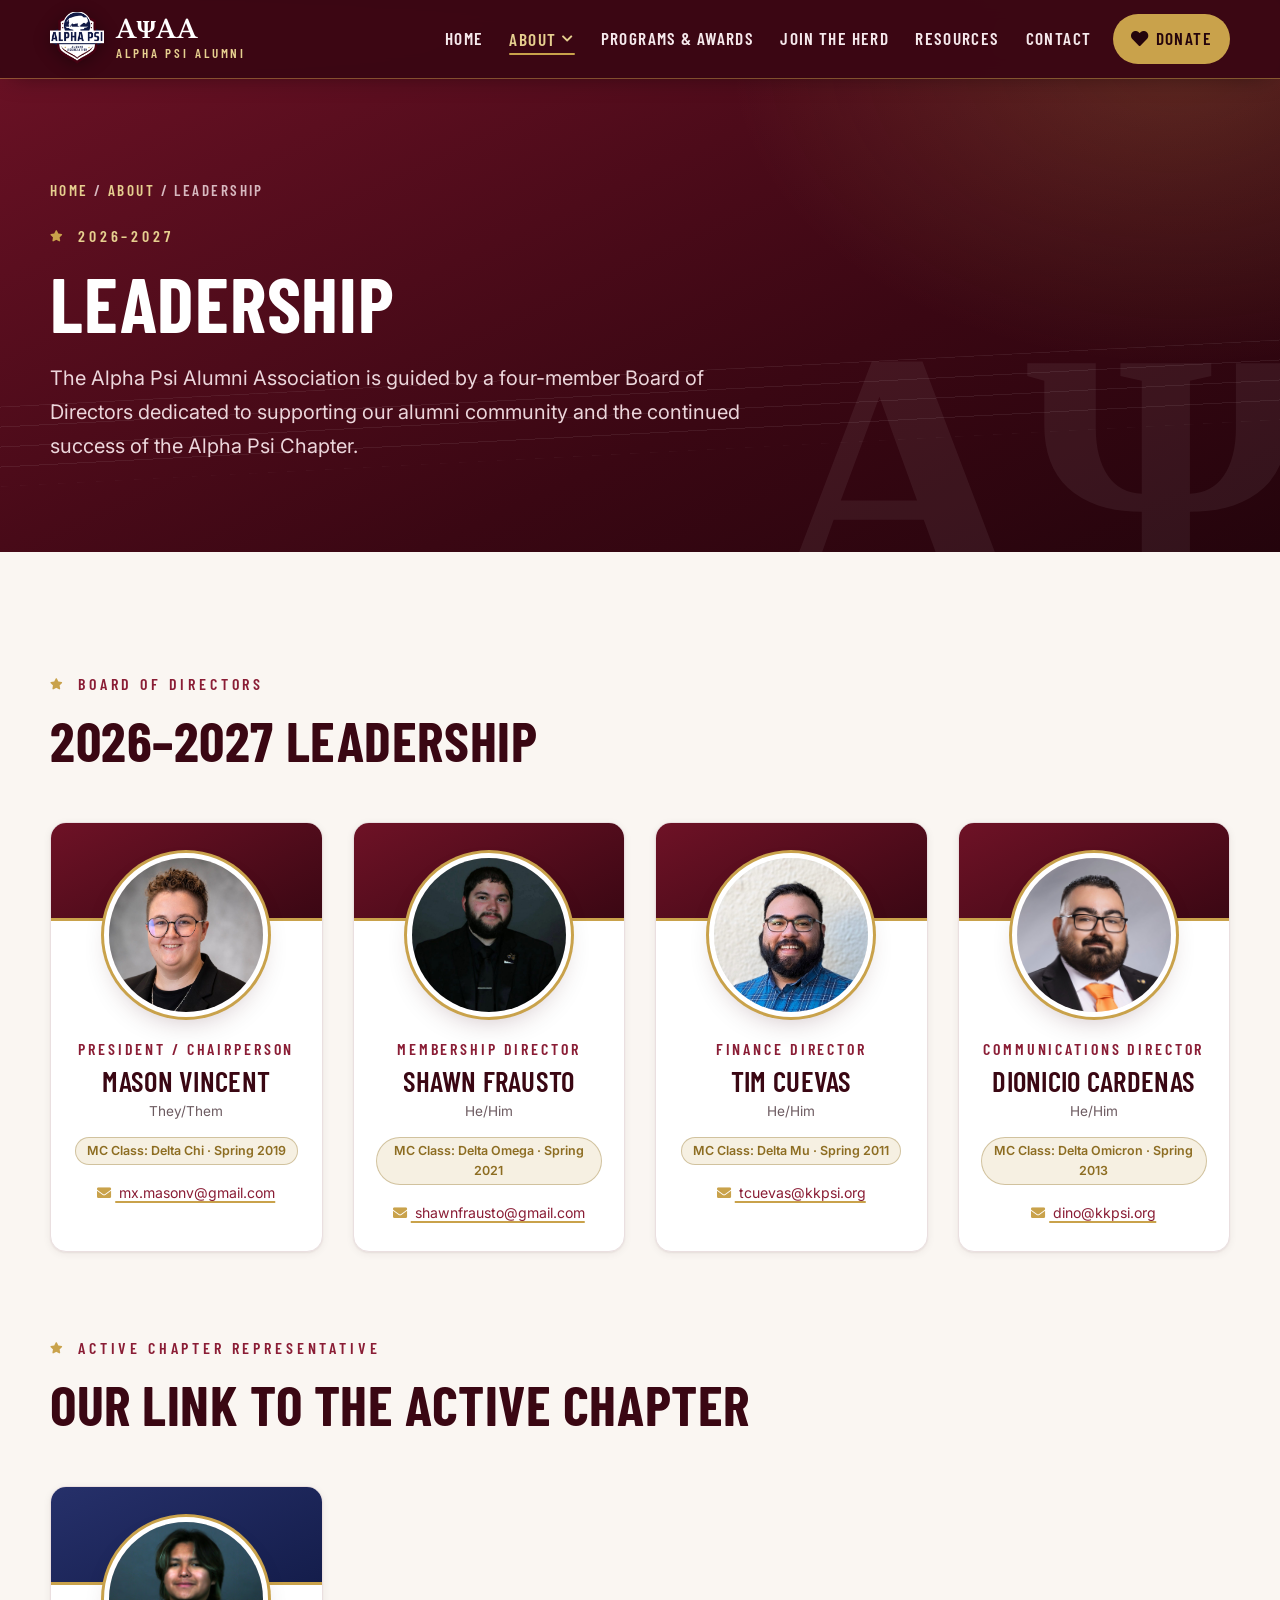
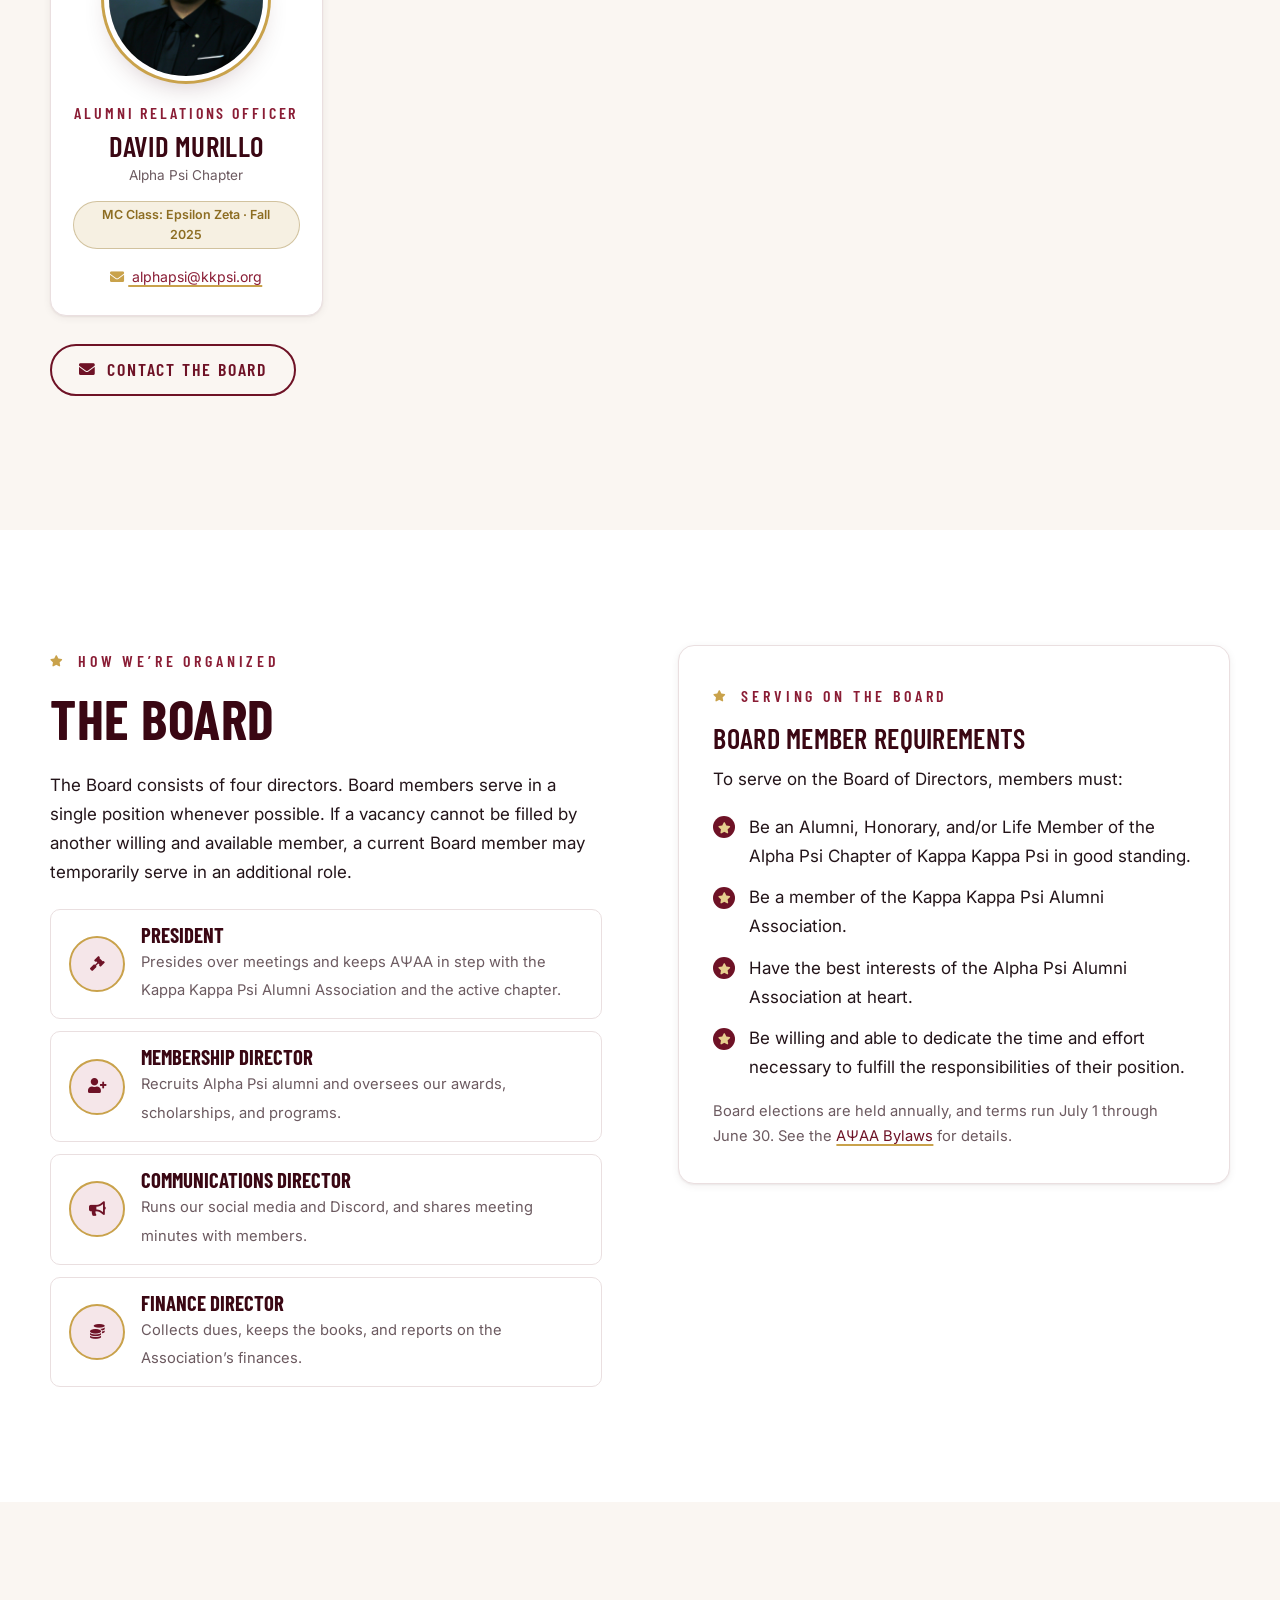
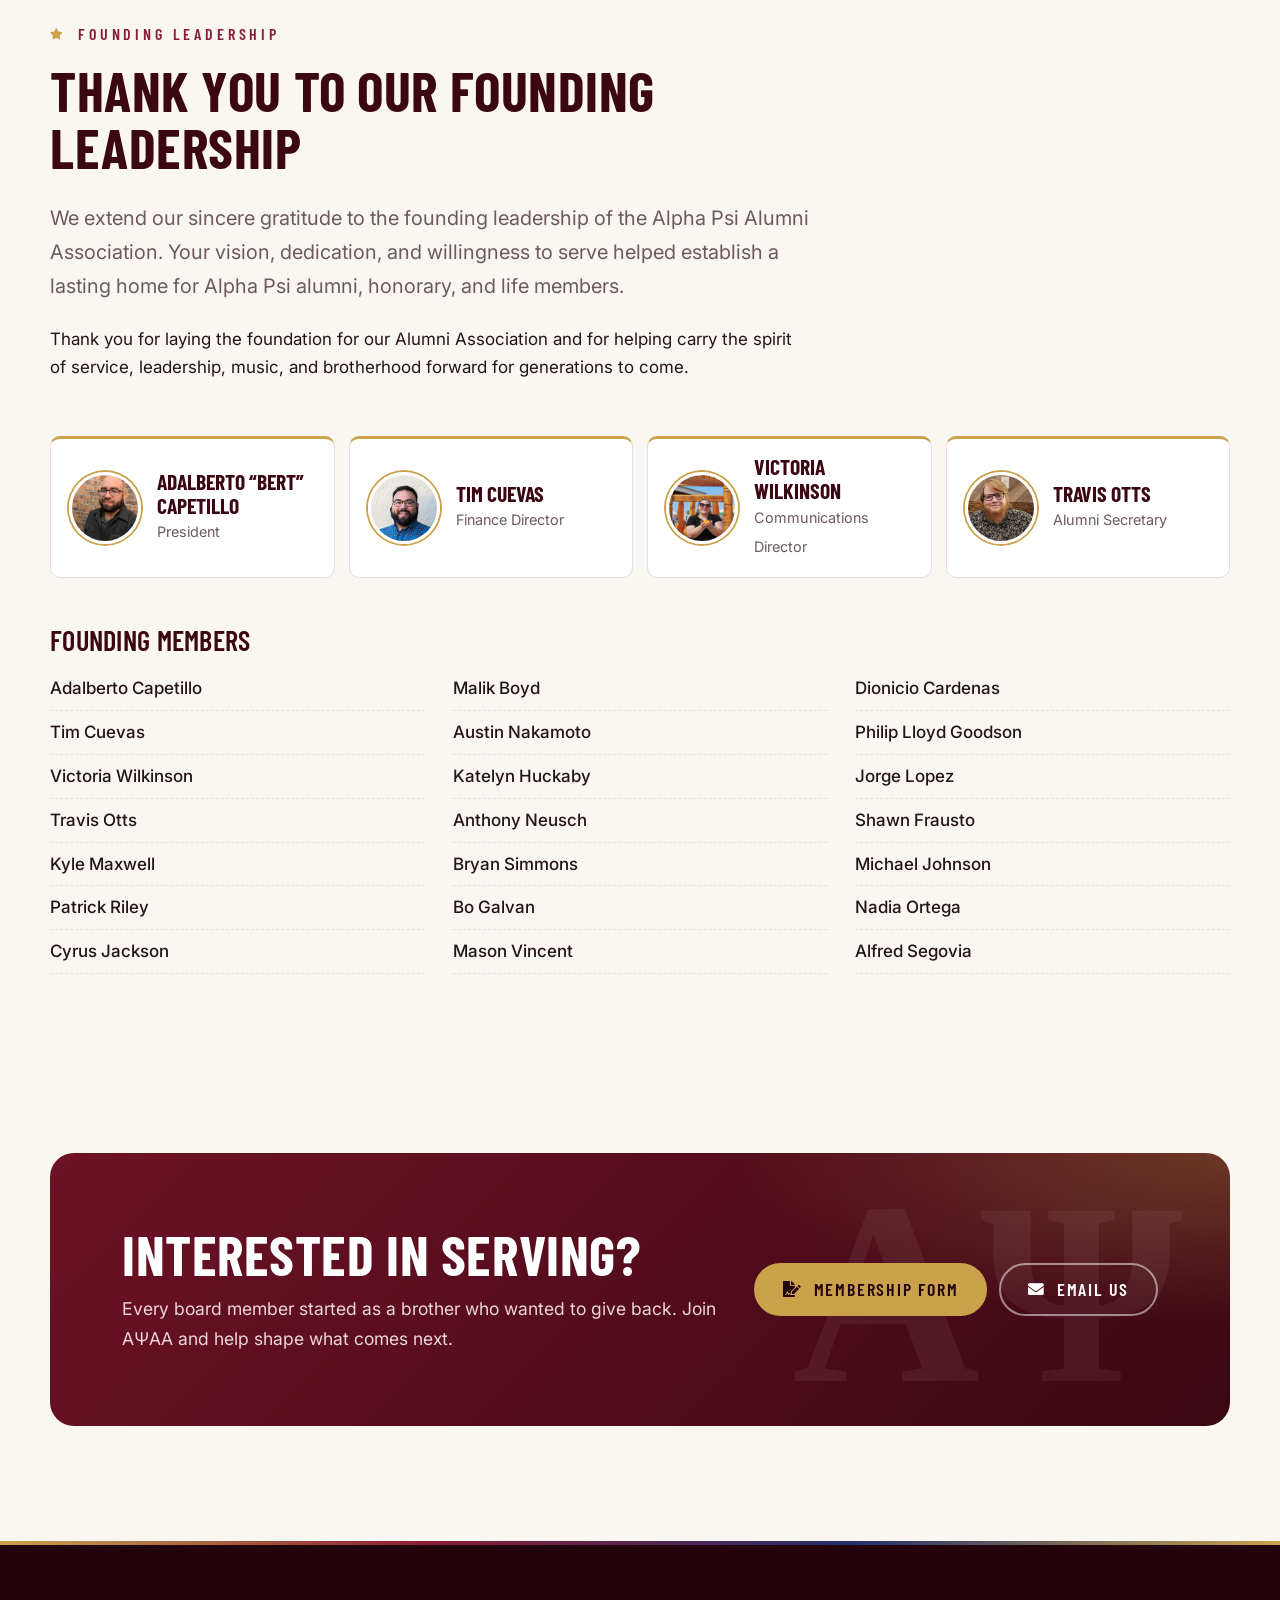
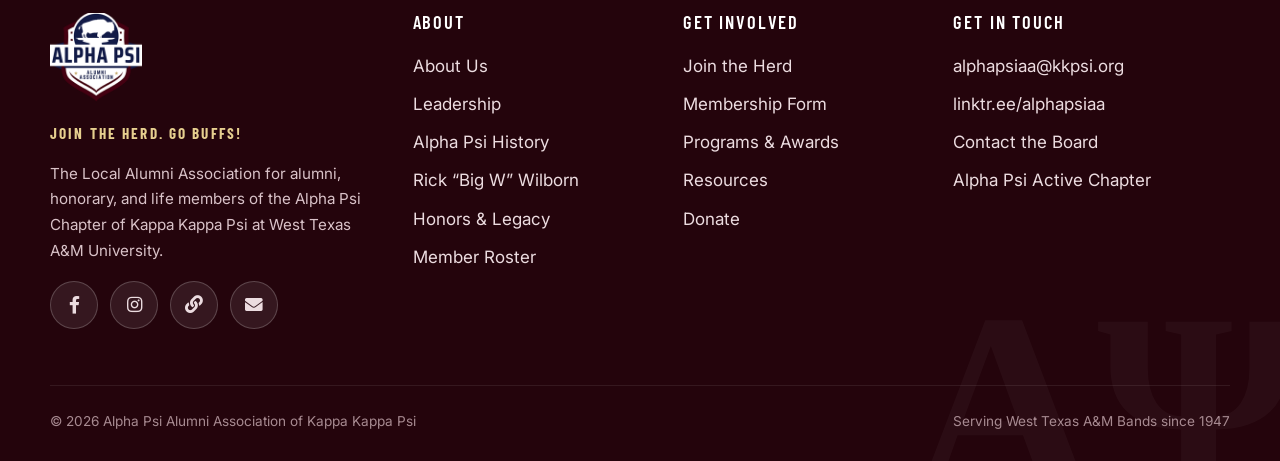
<file: leadership.html>
<!DOCTYPE html>
<html lang="en" class="no-js">
<head>
	<meta charset="utf-8">
	<meta name="viewport" content="width=device-width, initial-scale=1">
	<title>Leadership | Alpha Psi Alumni Association</title>
	<meta name="description" content="Meet the 2026&ndash;2027 Board of Directors of the Alpha Psi Alumni Association and the founding leaders who established it.">
	<meta name="theme-color" content="#3a0713">
	<meta property="og:type" content="website">
	<meta property="og:site_name" content="Alpha Psi Alumni Association">
	<meta property="og:title" content="Leadership | Alpha Psi Alumni Association">
	<meta property="og:description" content="Meet the 2026&ndash;2027 Board of Directors of the Alpha Psi Alumni Association and the founding leaders who established it.">
	<meta property="og:image" content="https://alphapsiaa.com/images/mason-vincent.jpg">
	<link rel="icon" type="image/png" href="/images/logo-192.png">
	<link rel="apple-touch-icon" href="/images/logo-192.png">
	<link rel="preconnect" href="https://fonts.googleapis.com">
	<link rel="preconnect" href="https://fonts.gstatic.com" crossorigin>
	<link rel="stylesheet" href="https://fonts.googleapis.com/css2?family=Barlow+Condensed:wght@500;600;700&amp;family=Inter:wght@400;500;600;700&amp;family=Libre+Baskerville:ital,wght@0,400;0,700;1,400&amp;display=swap">
	<link rel="stylesheet" href="/assets/css/fontawesome-all.min.css">
	<link rel="stylesheet" href="/assets/css/site.css">
</head>
<body>
	<a class="skip-link" href="#main">Skip to content</a>
	<header class="site-header">
		<div class="wrap nav-bar">
			<a class="brand" href="/" aria-label="Alpha Psi Alumni Association home">
				<img src="/images/logo-192.png" width="54" height="54" alt="">
				<span class="brand-text"><strong>AΨAA</strong><span>Alpha Psi Alumni</span></span>
			</a>
			<button class="nav-toggle" type="button" aria-label="Menu" aria-expanded="false" aria-controls="nav-links"><span></span></button>
			<ul class="nav-links" id="nav-links">
				<li><a href="/">Home</a></li>
				<li class="has-drop current">
					<button class="nav-drop-toggle" type="button" aria-expanded="false">About <i class="fas fa-chevron-down"></i></button>
					<ul class="nav-drop">
						<li><a href="/about">About Us</a></li>
						<li><a href="/leadership" aria-current="page">Leadership</a></li>
						<li><a href="/history">Alpha Psi History</a></li>
						<li><a href="/wilborn">Rick &ldquo;Big W&rdquo; Wilborn</a></li>
						<li><a href="/honors">Honors &amp; Legacy</a></li>
						<li><a href="/roster">Member Roster</a></li>
					</ul>
				</li>
				<li><a href="/programs">Programs &amp; Awards</a></li>
				<li><a href="/join">Join the Herd</a></li>
				<li><a href="/resources">Resources</a></li>
				<li><a href="/contact">Contact</a></li>
				<li class="nav-cta"><a href="/donate"><i class="fas fa-heart"></i> Donate</a></li>
			</ul>
		</div>
	</header>
	<main id="main">
		<section class="page-hero">
			<div class="wrap">
				<p class="breadcrumb"><a href="/">Home</a> / <a href="about">About</a> / Leadership</p>
				<p class="eyebrow light">2026&ndash;2027</p>
				<h1>Leadership</h1>
				<p class="lead">The Alpha Psi Alumni Association is guided by a four-member Board of Directors dedicated to supporting our alumni community and the continued success of the Alpha Psi Chapter.</p>
			</div>
		</section>

		<section class="section">
			<div class="wrap">
				<div class="section-head reveal">
					<p class="eyebrow">Board of Directors</p>
					<h2>2026&ndash;2027 Leadership</h2>
				</div>
				<div class="board-grid">
					<article class="card member reveal" style="--d:0.00s">
						<div class="headshot"><img src="images/mason-vincent.jpg" alt="Mason Vincent" loading="lazy"></div>
						<p class="role">President / Chairperson</p>
						<h3>Mason Vincent</h3>
						<p class="pronouns">They/Them</p>
						<span class="chip gold">MC Class: Delta Chi &middot; Spring 2019</span>
						<a class="email" href="mailto:mx.masonv@gmail.com"><i class="fas fa-envelope"></i> mx.masonv@gmail.com</a>
					</article>
					<article class="card member reveal" style="--d:0.06s">
						<div class="headshot"><img src="images/shawn-frausto.jpg" alt="Shawn Frausto" loading="lazy"></div>
						<p class="role">Membership Director</p>
						<h3>Shawn Frausto</h3>
						<p class="pronouns">He/Him</p>
						<span class="chip gold">MC Class: Delta Omega &middot; Spring 2021</span>
						<a class="email" href="mailto:shawnfrausto@gmail.com"><i class="fas fa-envelope"></i> shawnfrausto@gmail.com</a>
					</article>
					<article class="card member reveal" style="--d:0.12s">
						<div class="headshot"><img src="images/tim-cuevas.jpg" alt="Tim Cuevas" loading="lazy"></div>
						<p class="role">Finance Director</p>
						<h3>Tim Cuevas</h3>
						<p class="pronouns">He/Him</p>
						<span class="chip gold">MC Class: Delta Mu &middot; Spring 2011</span>
						<a class="email" href="mailto:tcuevas@kkpsi.org"><i class="fas fa-envelope"></i> tcuevas@kkpsi.org</a>
					</article>
					<article class="card member reveal" style="--d:0.18s">
						<div class="headshot"><img src="images/dionicio-cardenas.jpg" alt="Dionicio Cardenas" loading="lazy"></div>
						<p class="role">Communications Director</p>
						<h3>Dionicio Cardenas</h3>
						<p class="pronouns">He/Him</p>
						<span class="chip gold">MC Class: Delta Omicron &middot; Spring 2013</span>
						<a class="email" href="mailto:dino@kkpsi.org"><i class="fas fa-envelope"></i> dino@kkpsi.org</a>
					</article>
				</div>

				<div class="section-head reveal" style="margin-top:clamp(56px,7vw,80px)">
					<p class="eyebrow">Active Chapter Representative</p>
					<h2>Our link to the active chapter</h2>
				</div>
				<div class="board-grid">
					<article class="card member rep reveal" style="--d:0.00s">
						<div class="headshot"><img src="images/david-murillo.jpg" alt="David Murillo" loading="lazy"></div>
						<p class="role">Alumni Relations Officer</p>
						<h3>David Murillo</h3>
						<p class="pronouns">Alpha Psi Chapter</p>
						<span class="chip gold">MC Class: Epsilon Zeta &middot; Fall 2025</span>
						<a class="email" href="mailto:alphapsi@kkpsi.org"><i class="fas fa-envelope"></i> alphapsi@kkpsi.org</a>
					</article>
				</div>
				<p style="margin-top:28px"><a class="btn btn-outline" href="contact"><i class="fas fa-envelope"></i> Contact the Board</a></p>
			</div>
		</section>

		<section class="section bg-paper">
			<div class="wrap split" style="align-items:start">
				<div class="reveal">
					<p class="eyebrow">How We&rsquo;re Organized</p>
					<h2>The Board</h2>
					<p>The Board consists of four directors. Board members serve in a single position whenever possible. If a vacancy cannot be filled by another willing and available member, a current Board member may temporarily serve in an additional role.</p>
					<ul class="honor-list" style="margin-top:22px">
						<li><span class="ava"><i class="fas fa-gavel"></i></span><div><b>President</b><span>Presides over meetings and keeps AΨAA in step with the Kappa Kappa Psi Alumni Association and the active chapter.</span></div></li>
						<li><span class="ava"><i class="fas fa-user-plus"></i></span><div><b>Membership Director</b><span>Recruits Alpha Psi alumni and oversees our awards, scholarships, and programs.</span></div></li>
						<li><span class="ava"><i class="fas fa-bullhorn"></i></span><div><b>Communications Director</b><span>Runs our social media and Discord, and shares meeting minutes with members.</span></div></li>
						<li><span class="ava"><i class="fas fa-coins"></i></span><div><b>Finance Director</b><span>Collects dues, keeps the books, and reports on the Association&rsquo;s finances.</span></div></li>
					</ul>
				</div>
				<div class="card reveal" style="--d:.1s">
					<div class="card-body">
						<p class="eyebrow">Serving on the Board</p>
						<h3>Board Member Requirements</h3>
						<p>To serve on the Board of Directors, members must:</p>
						<ul class="check-list">
							<li>Be an Alumni, Honorary, and/or Life Member of the Alpha Psi Chapter of Kappa Kappa Psi in good standing.</li>
							<li>Be a member of the Kappa Kappa Psi Alumni Association.</li>
							<li>Have the best interests of the Alpha Psi Alumni Association at heart.</li>
							<li>Be willing and able to dedicate the time and effort necessary to fulfill the responsibilities of their position.</li>
						</ul>
						<p style="margin:0;font-size:.92rem;color:var(--muted)">Board elections are held annually, and terms run July 1 through June 30. See the <a href="docs/alpha-psi-aa-bylaws-2026.pdf" target="_blank" rel="noopener">AΨAA Bylaws</a> for details.</p>
					</div>
				</div>
			</div>
		</section>

		<section class="section">
			<div class="wrap">
				<div class="section-head reveal">
					<p class="eyebrow">Founding Leadership</p>
					<h2>Thank you to our founding leadership</h2>
					<p class="lead">We extend our sincere gratitude to the founding leadership of the Alpha Psi Alumni Association. Your vision, dedication, and willingness to serve helped establish a lasting home for Alpha Psi alumni, honorary, and life members.</p>
					<p>Thank you for laying the foundation for our Alumni Association and for helping carry the spirit of service, leadership, music, and brotherhood forward for generations to come.</p>
				</div>
				<ul class="founders reveal">
					<li><img src="images/adalberto-capetillo.jpg" alt="" loading="lazy"><div><b>Adalberto &ldquo;Bert&rdquo; Capetillo</b><span>President</span></div></li>
					<li><img src="images/tim-cuevas.jpg" alt="" loading="lazy"><div><b>Tim Cuevas</b><span>Finance Director</span></div></li>
					<li><img src="images/victoria-wilkinson.jpg" alt="" loading="lazy"><div><b>Victoria Wilkinson</b><span>Communications Director</span></div></li>
					<li><img src="images/travis-otts.jpg" alt="" loading="lazy"><div><b>Travis Otts</b><span>Alumni Secretary</span></div></li>
				</ul>
				<h3 class="reveal" style="margin-top:48px">Founding Members</h3>
				<ul class="names reveal">
					<li>Adalberto Capetillo</li>
					<li>Tim Cuevas</li>
					<li>Victoria Wilkinson</li>
					<li>Travis Otts</li>
					<li>Kyle Maxwell</li>
					<li>Patrick Riley</li>
					<li>Cyrus Jackson</li>
					<li>Malik Boyd</li>
					<li>Austin Nakamoto</li>
					<li>Katelyn Huckaby</li>
					<li>Anthony Neusch</li>
					<li>Bryan Simmons</li>
					<li>Bo Galvan</li>
					<li>Mason Vincent</li>
					<li>Dionicio Cardenas</li>
					<li>Philip Lloyd Goodson</li>
					<li>Jorge Lopez</li>
					<li>Shawn Frausto</li>
					<li>Michael Johnson</li>
					<li>Nadia Ortega</li>
					<li>Alfred Segovia</li>
				</ul>
			</div>
		</section>

		<section class="section tight">
			<div class="wrap">
				<div class="cta-band reveal">
					<div>
						<h2>Interested in serving?</h2>
						<p>Every board member started as a brother who wanted to give back. Join AΨAA and help shape what comes next.</p>
					</div>
					<div class="btn-row">
						<a class="btn btn-gold" href="https://docs.google.com/forms/d/e/1FAIpQLSdZcljibCvj4TSsIaUbOGq02IVUL2E_RgC2-wnDgS-2Am0X7Q/viewform" target="_blank" rel="noopener"><i class="fas fa-file-signature"></i> Membership Form</a>
						<a class="btn btn-ghost" href="mailto:alphapsiaa@kkpsi.org"><i class="fas fa-envelope"></i> Email Us</a>
					</div>
				</div>
			</div>
		</section>
	</main>
	<footer class="site-footer">
		<div class="wrap">
			<div class="footer-grid">
				<div class="footer-brand">
					<img src="/images/logo-192.png" width="92" height="92" alt="Alpha Psi Alumni Association logo">
					<p class="footer-motto">Join the Herd. Go Buffs!</p>
					<p>The Local Alumni Association for alumni, honorary, and life members of the Alpha Psi Chapter of Kappa Kappa Psi at West Texas A&amp;M University.</p>
					<div class="social-row">
						<a class="social-btn" href="https://www.facebook.com/profile.php?id=61559041187633" target="_blank" rel="noopener" aria-label="Facebook"><i class="fab fa-facebook-f"></i></a>
						<a class="social-btn" href="https://www.instagram.com/kkpsiayaa/" target="_blank" rel="noopener" aria-label="Instagram"><i class="fab fa-instagram"></i></a>
						<a class="social-btn" href="https://linktr.ee/alphapsiaa" target="_blank" rel="noopener" aria-label="Linktree"><i class="fas fa-link"></i></a>
						<a class="social-btn" href="mailto:alphapsiaa@kkpsi.org" aria-label="Email"><i class="fas fa-envelope"></i></a>
					</div>
				</div>
				<div>
					<h4>About</h4>
					<ul>
						<li><a href="/about">About Us</a></li>
						<li><a href="/leadership">Leadership</a></li>
						<li><a href="/history">Alpha Psi History</a></li>
						<li><a href="/wilborn">Rick &ldquo;Big W&rdquo; Wilborn</a></li>
						<li><a href="/honors">Honors &amp; Legacy</a></li>
						<li><a href="/roster">Member Roster</a></li>
					</ul>
				</div>
				<div>
					<h4>Get Involved</h4>
					<ul>
						<li><a href="/join">Join the Herd</a></li>
						<li><a href="https://docs.google.com/forms/d/e/1FAIpQLSdZcljibCvj4TSsIaUbOGq02IVUL2E_RgC2-wnDgS-2Am0X7Q/viewform" target="_blank" rel="noopener">Membership Form</a></li>
						<li><a href="/programs">Programs &amp; Awards</a></li>
						<li><a href="/resources">Resources</a></li>
						<li><a href="/donate">Donate</a></li>
					</ul>
				</div>
				<div>
					<h4>Get in Touch</h4>
					<ul>
						<li><a href="mailto:alphapsiaa@kkpsi.org">alphapsiaa@kkpsi.org</a></li>
						<li><a href="https://linktr.ee/alphapsiaa" target="_blank" rel="noopener">linktr.ee/alphapsiaa</a></li>
						<li><a href="/contact">Contact the Board</a></li>
						<li><a href="https://www.alphapsi-kkpsi.org/" target="_blank" rel="noopener">Alpha Psi Active Chapter</a></li>
					</ul>
				</div>
			</div>
			<div class="footer-bottom">
				<span>&copy; <span data-year>2026</span> Alpha Psi Alumni Association of Kappa Kappa Psi</span>
				<span>Serving West Texas A&amp;M Bands since 1947</span>
			</div>
		</div>
	</footer>
	<script src="/assets/js/site.js"></script>
</body>
</html>
</file>
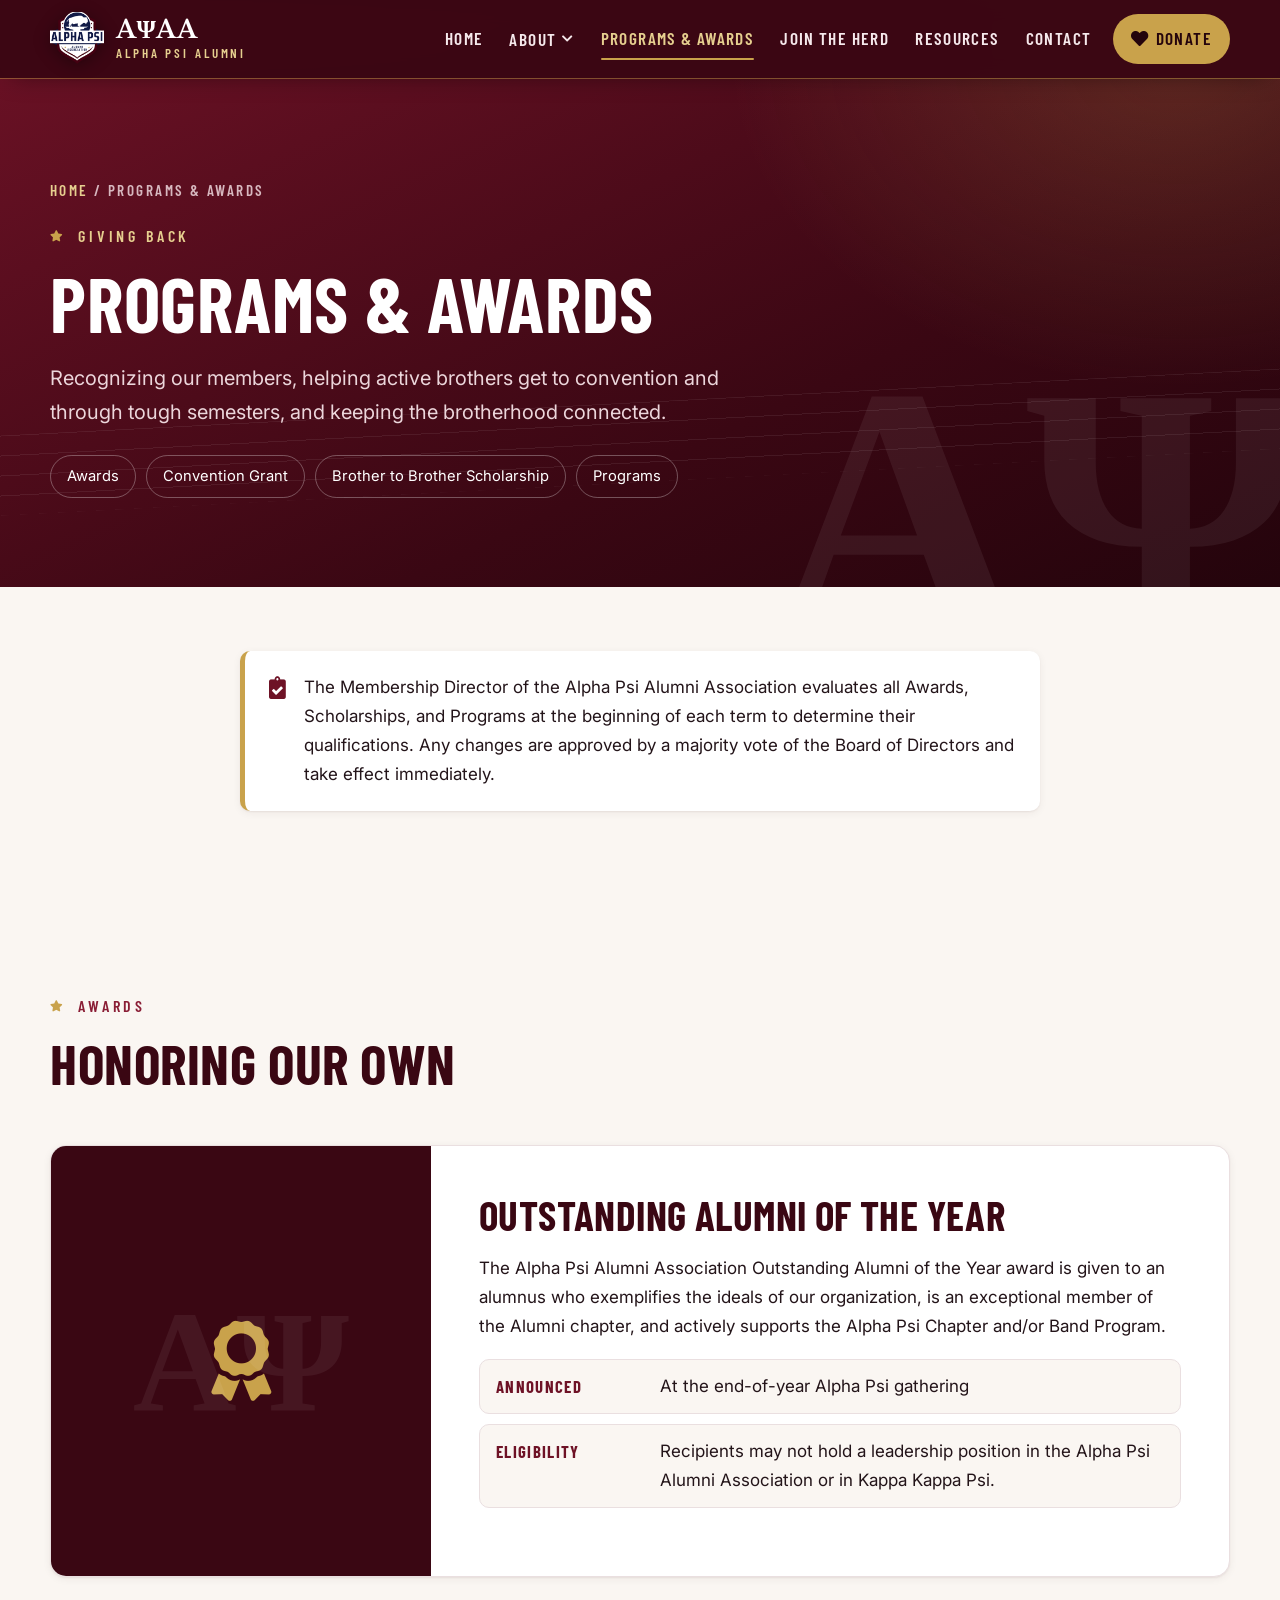
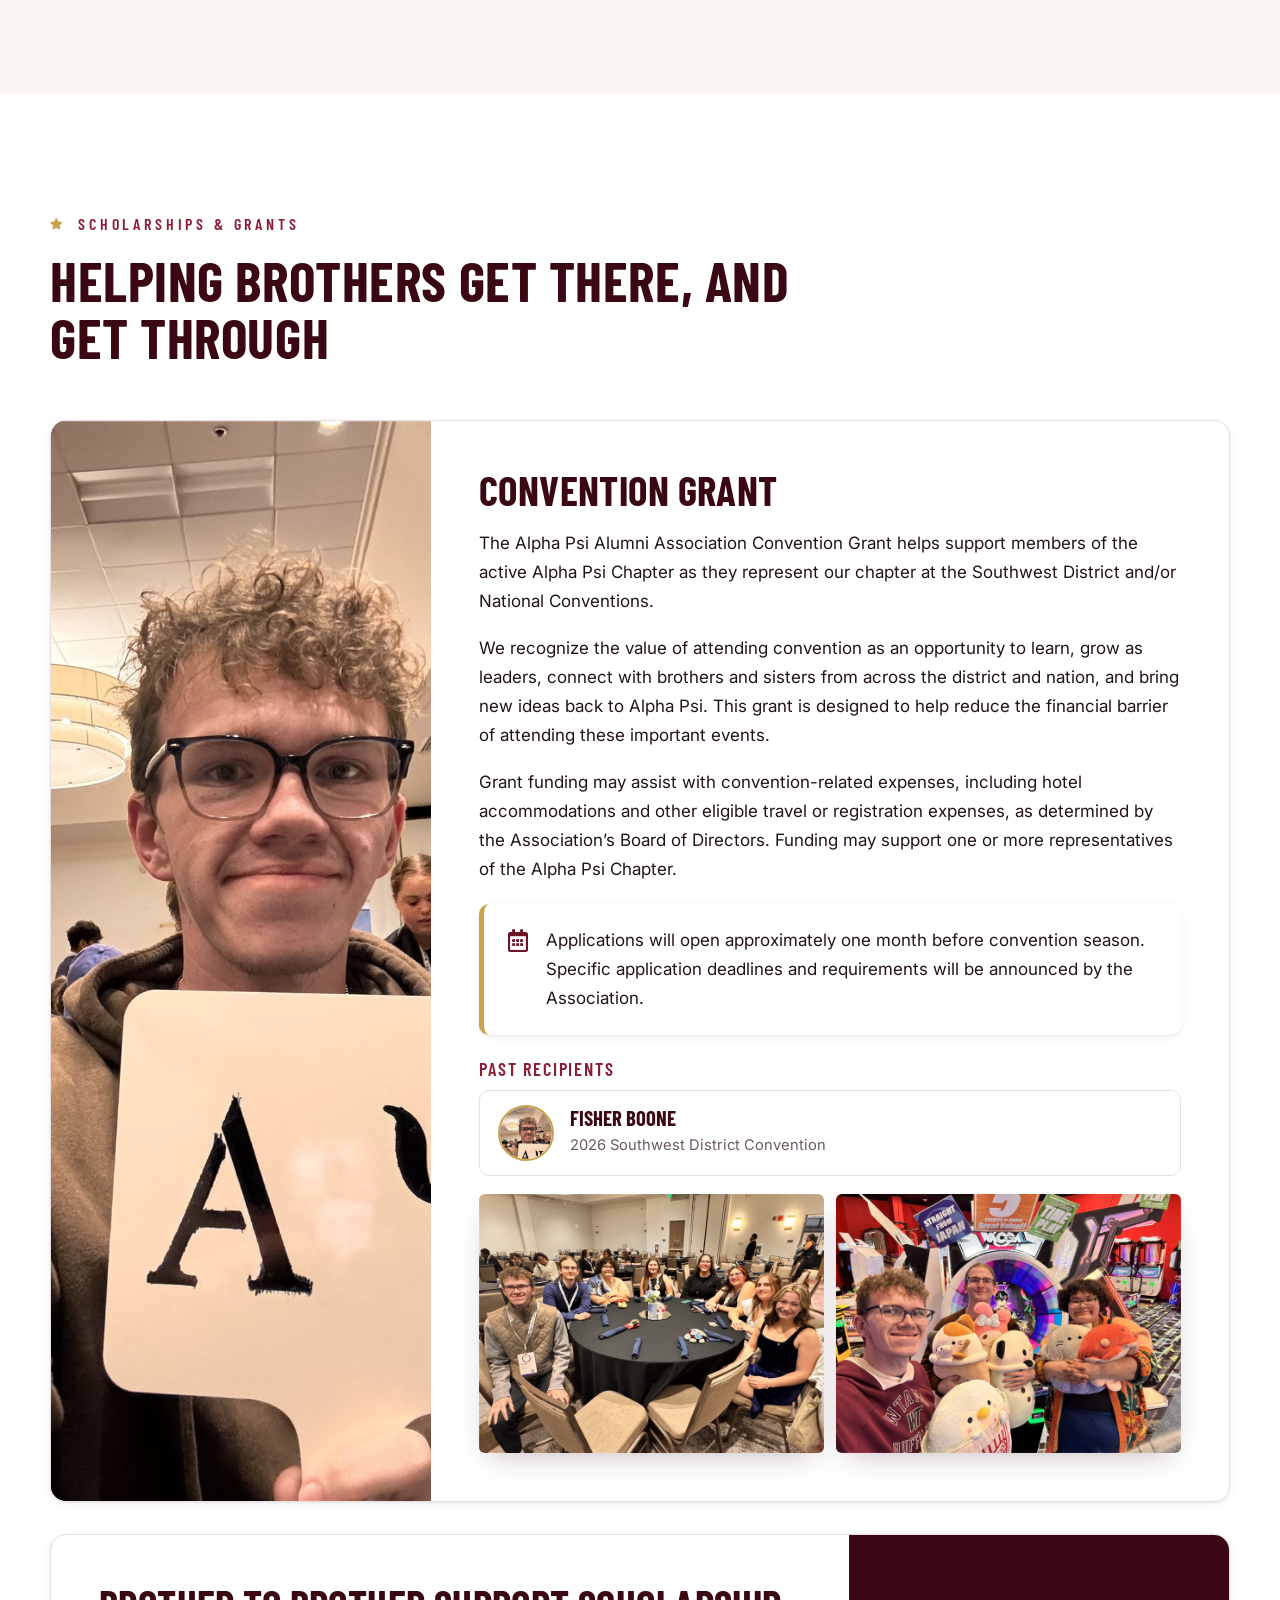
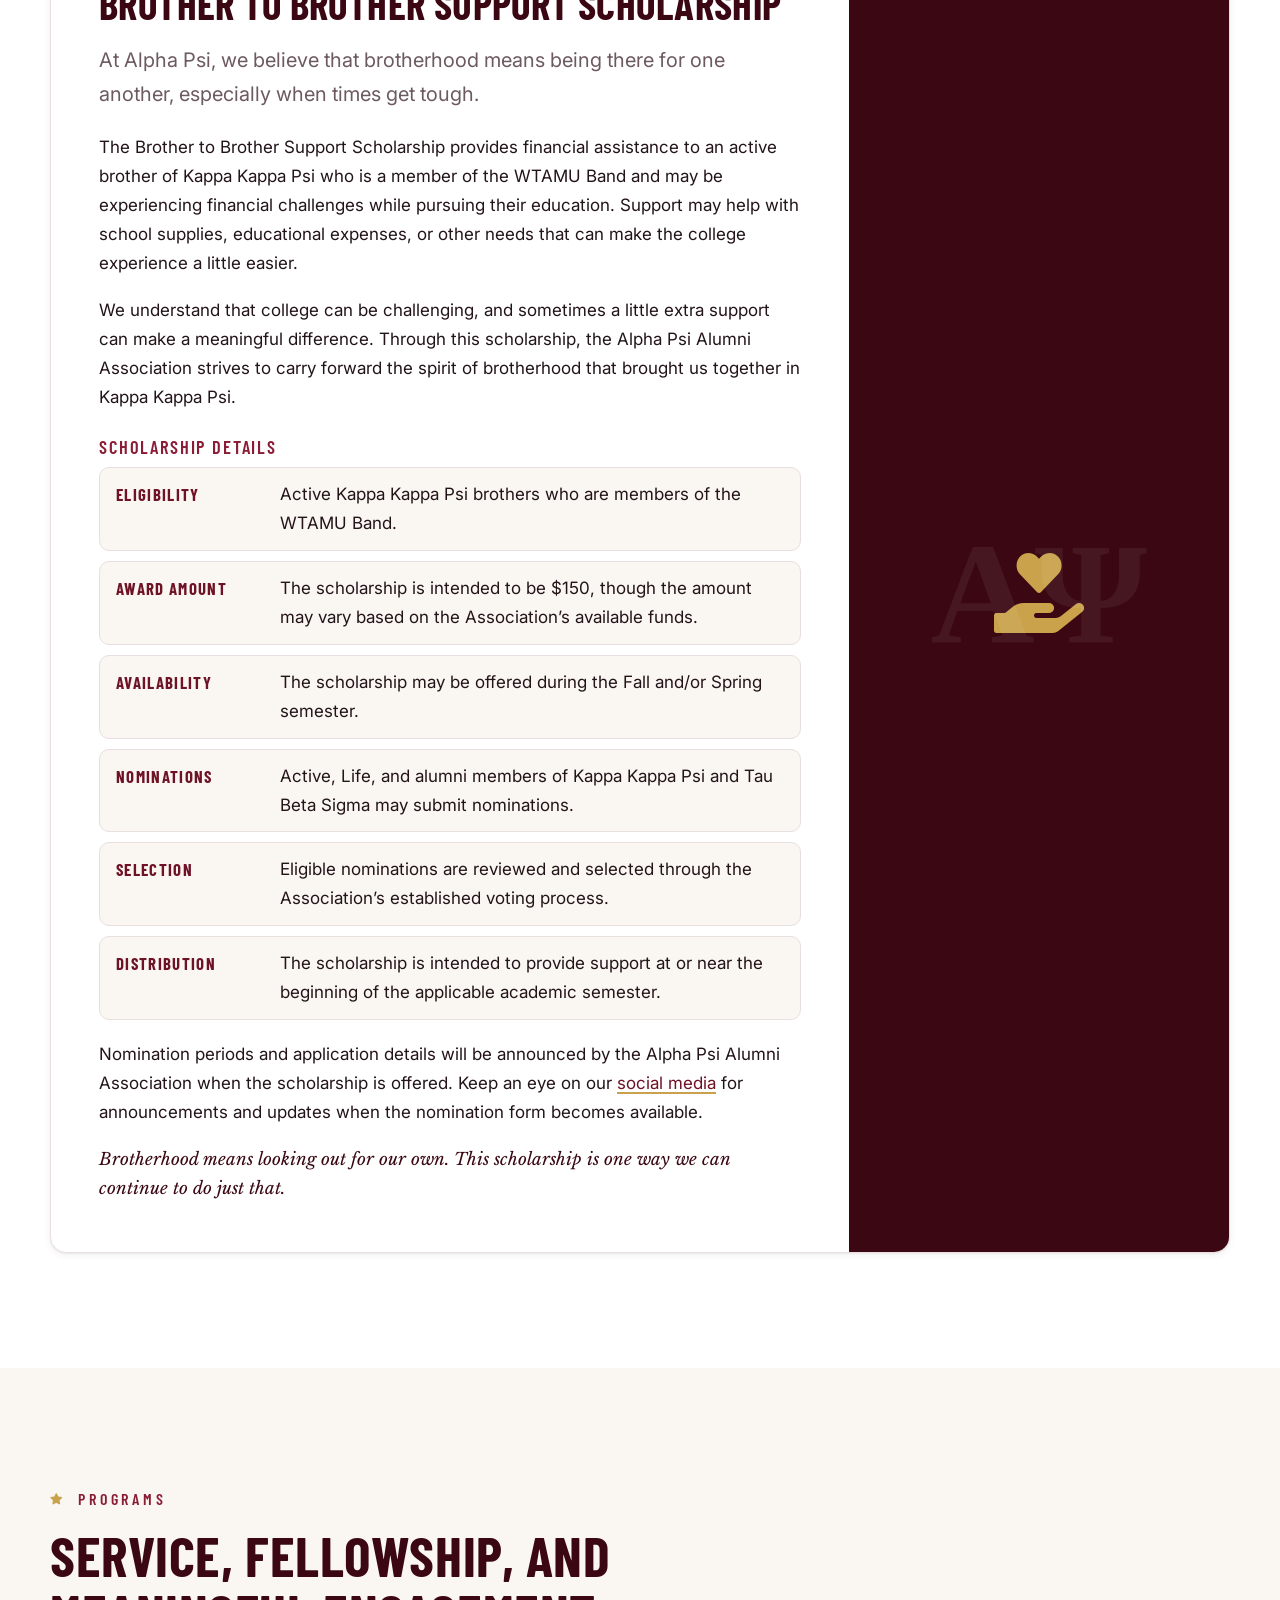
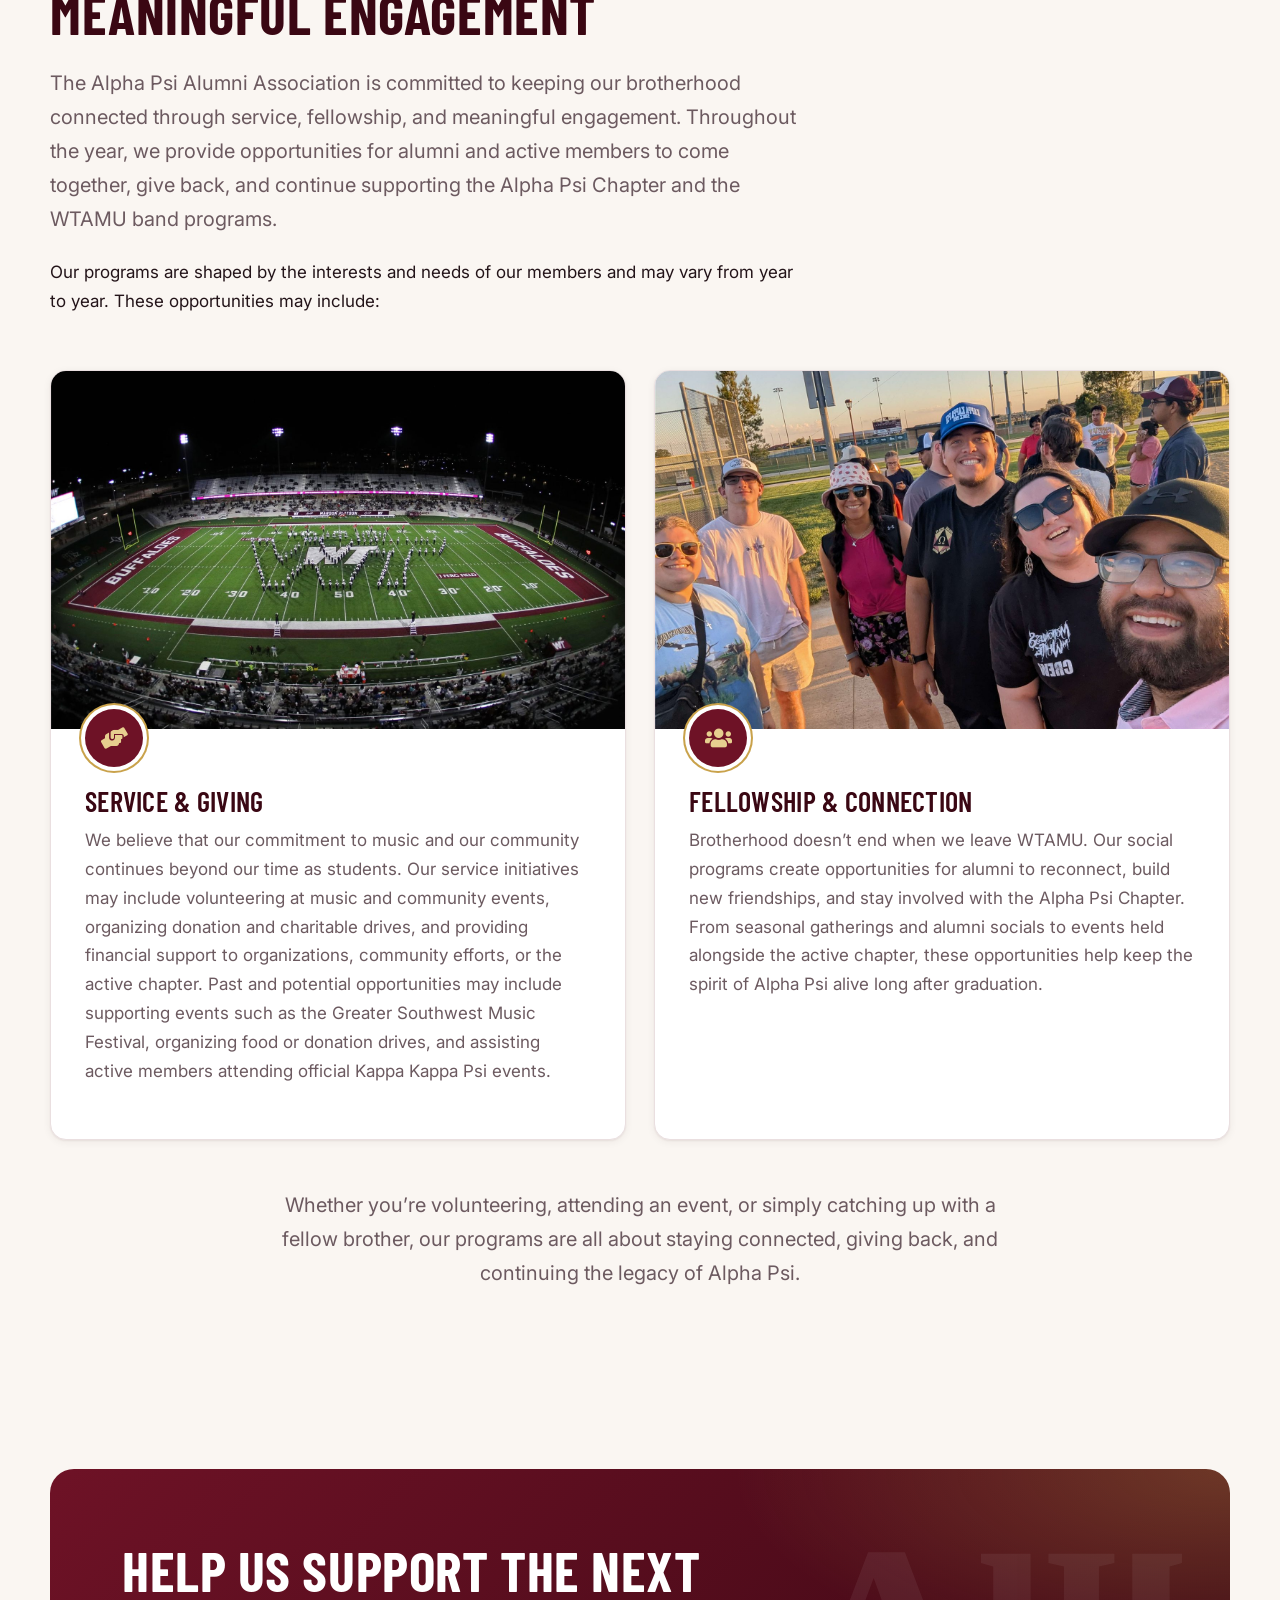
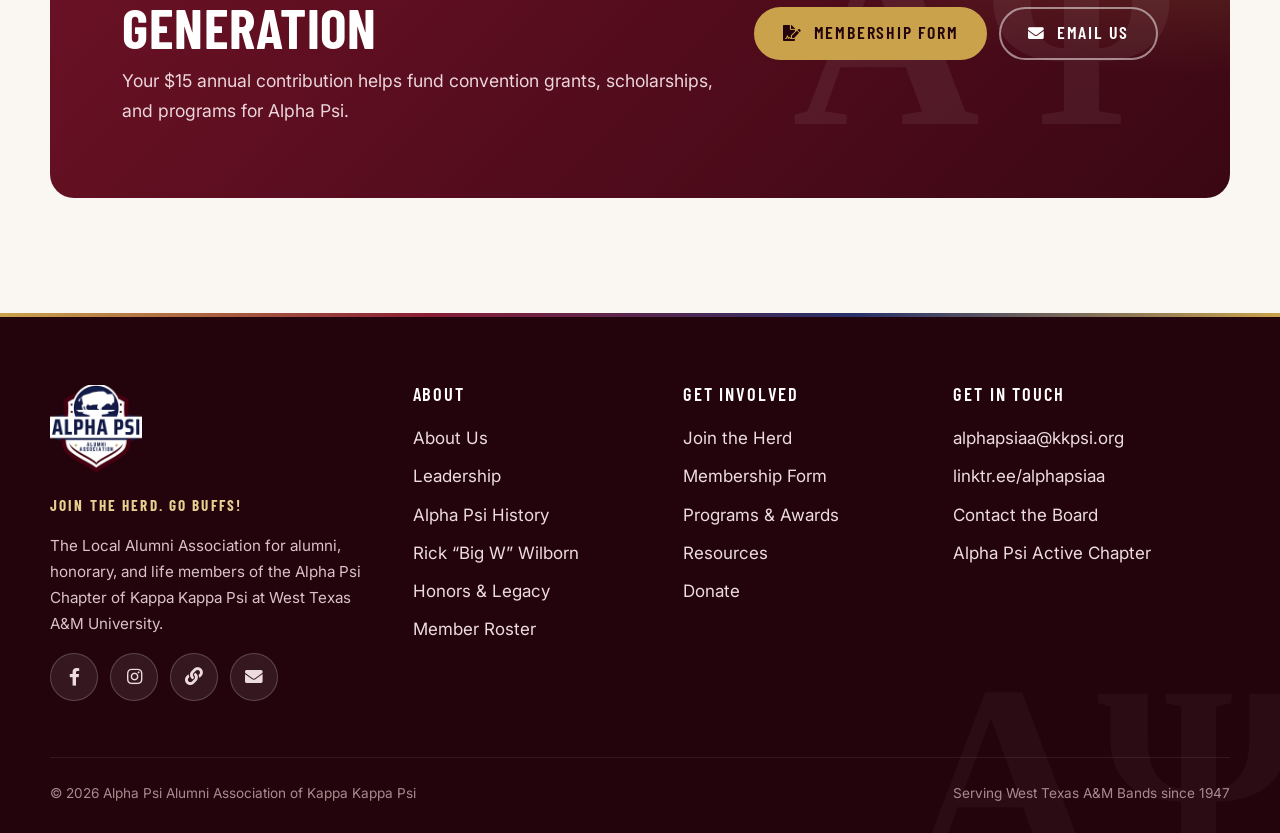
<file: programs.html>
<!DOCTYPE html>
<html lang="en" class="no-js">
<head>
	<meta charset="utf-8">
	<meta name="viewport" content="width=device-width, initial-scale=1">
	<title>Programs & Awards | Alpha Psi Alumni Association</title>
	<meta name="description" content="The Alpha Psi Alumni Association&rsquo;s Outstanding Alumni of the Year award, Convention Grant, Brother to Brother Support Scholarship, and service and fellowship programs.">
	<meta name="theme-color" content="#3a0713">
	<meta property="og:type" content="website">
	<meta property="og:site_name" content="Alpha Psi Alumni Association">
	<meta property="og:title" content="Programs & Awards | Alpha Psi Alumni Association">
	<meta property="og:description" content="The Alpha Psi Alumni Association&rsquo;s Outstanding Alumni of the Year award, Convention Grant, Brother to Brother Support Scholarship, and service and fellowship programs.">
	<meta property="og:image" content="https://alphapsiaa.com/images/fisher-boone-2.jpg">
	<link rel="icon" type="image/png" href="/images/logo-192.png">
	<link rel="apple-touch-icon" href="/images/logo-192.png">
	<link rel="preconnect" href="https://fonts.googleapis.com">
	<link rel="preconnect" href="https://fonts.gstatic.com" crossorigin>
	<link rel="stylesheet" href="https://fonts.googleapis.com/css2?family=Barlow+Condensed:wght@500;600;700&amp;family=Inter:wght@400;500;600;700&amp;family=Libre+Baskerville:ital,wght@0,400;0,700;1,400&amp;display=swap">
	<link rel="stylesheet" href="/assets/css/fontawesome-all.min.css">
	<link rel="stylesheet" href="/assets/css/site.css">
</head>
<body>
	<a class="skip-link" href="#main">Skip to content</a>
	<header class="site-header">
		<div class="wrap nav-bar">
			<a class="brand" href="/" aria-label="Alpha Psi Alumni Association home">
				<img src="/images/logo-192.png" width="54" height="54" alt="">
				<span class="brand-text"><strong>AΨAA</strong><span>Alpha Psi Alumni</span></span>
			</a>
			<button class="nav-toggle" type="button" aria-label="Menu" aria-expanded="false" aria-controls="nav-links"><span></span></button>
			<ul class="nav-links" id="nav-links">
				<li><a href="/">Home</a></li>
				<li class="has-drop">
					<button class="nav-drop-toggle" type="button" aria-expanded="false">About <i class="fas fa-chevron-down"></i></button>
					<ul class="nav-drop">
						<li><a href="/about">About Us</a></li>
						<li><a href="/leadership">Leadership</a></li>
						<li><a href="/history">Alpha Psi History</a></li>
						<li><a href="/wilborn">Rick &ldquo;Big W&rdquo; Wilborn</a></li>
						<li><a href="/honors">Honors &amp; Legacy</a></li>
						<li><a href="/roster">Member Roster</a></li>
					</ul>
				</li>
				<li><a href="/programs" aria-current="page">Programs &amp; Awards</a></li>
				<li><a href="/join">Join the Herd</a></li>
				<li><a href="/resources">Resources</a></li>
				<li><a href="/contact">Contact</a></li>
				<li class="nav-cta"><a href="/donate"><i class="fas fa-heart"></i> Donate</a></li>
			</ul>
		</div>
	</header>
	<main id="main">
		<section class="page-hero">
			<div class="wrap">
				<p class="breadcrumb"><a href="/">Home</a> / Programs &amp; Awards</p>
				<p class="eyebrow light">Giving Back</p>
				<h1>Programs &amp; Awards</h1>
				<p class="lead">Recognizing our members, helping active brothers get to convention and through tough semesters, and keeping the brotherhood connected.</p>
				<nav class="toc" aria-label="On this page"><a href="#awards">Awards</a><a href="#grant">Convention Grant</a><a href="#scholarship">Brother to Brother Scholarship</a><a href="#programs">Programs</a></nav>
			</div>
		</section>

		<section class="section tight">
			<div class="narrow reveal">
				<div class="callout">
					<i class="fas fa-clipboard-check"></i>
					<p>The Membership Director of the Alpha Psi Alumni Association evaluates all Awards, Scholarships, and Programs at the beginning of each term to determine their qualifications. Any changes are approved by a majority vote of the Board of Directors and take effect immediately.</p>
				</div>
			</div>
		</section>

		<section class="section tight" id="awards">
			<div class="wrap">
				<div class="section-head reveal">
					<p class="eyebrow">Awards</p>
					<h2>Honoring our own</h2>
				</div>
				<article class="card award reveal">
					<div class="award-media"><div class="award-icon"><i class="fas fa-award"></i></div></div>
					<div class="card-body">
						<h2>Outstanding Alumni of the Year</h2>
						<p>The Alpha Psi Alumni Association Outstanding Alumni of the Year award is given to an alumnus who exemplifies the ideals of our organization, is an exceptional member of the Alumni chapter, and actively supports the Alpha Psi Chapter and/or Band Program.</p>
						<ul class="detail-list">
							<li><b>Announced</b><span>At the end-of-year Alpha Psi gathering</span></li>
							<li><b>Eligibility</b><span>Recipients may not hold a leadership position in the Alpha Psi Alumni Association or in Kappa Kappa Psi.</span></li>
						</ul>
					</div>
				</article>
			</div>
		</section>

		<section class="section bg-paper" id="grant">
			<div class="wrap">
				<div class="section-head reveal">
					<p class="eyebrow">Scholarships &amp; Grants</p>
					<h2>Helping brothers get there, and get through</h2>
				</div>
				<article class="card award reveal">
					<div class="award-media" data-lightbox="images/fisher-boone-1.jpg" data-caption="Fisher Boone, 2026 Convention Grant recipient, representing Alpha Psi at the Southwest District Convention"><img src="images/fisher-boone-1.jpg" alt="Fisher Boone holding an Alpha Psi voting paddle at convention" loading="lazy" style="object-position:50% 30%"></div>
					<div class="card-body">
						<h2>Convention Grant</h2>
						<p>The Alpha Psi Alumni Association Convention Grant helps support members of the active Alpha Psi Chapter as they represent our chapter at the Southwest District and/or National Conventions.</p>
						<p>We recognize the value of attending convention as an opportunity to learn, grow as leaders, connect with brothers and sisters from across the district and nation, and bring new ideas back to Alpha Psi. This grant is designed to help reduce the financial barrier of attending these important events.</p>
						<p>Grant funding may assist with convention-related expenses, including hotel accommodations and other eligible travel or registration expenses, as determined by the Association&rsquo;s Board of Directors. Funding may support one or more representatives of the Alpha Psi Chapter.</p>
						<div class="callout" style="margin:20px 0"><i class="far fa-calendar-alt"></i><p>Applications will open approximately one month before convention season. Specific application deadlines and requirements will be announced by the Association.</p></div>
						<h4>Past Recipients</h4>
						<ul class="honor-list">
							<li><span class="ava"><img src="images/fisher-boone-1.jpg" alt="" loading="lazy"></span><div><b>Fisher Boone</b><span>2026 Southwest District Convention</span></div></li>
						</ul>
						<div class="grid grid-2" style="margin-top:18px;gap:12px">
							<figure class="photo" data-lightbox="images/fisher-boone-2.jpg" data-caption="Fisher Boone with brothers and sisters at the 2026 Southwest District Convention banquet"><img src="images/fisher-boone-2.jpg" alt="Fisher Boone seated with fellow members at a convention banquet table" loading="lazy" style="aspect-ratio:4/3;object-fit:cover"></figure>
							<figure class="photo" data-lightbox="images/fisher-boone-3.jpg" data-caption="Fellowship at the 2026 Southwest District Convention"><img src="images/fisher-boone-3.jpg" alt="Three convention attendees holding plush toys at an arcade" loading="lazy" style="aspect-ratio:4/3;object-fit:cover"></figure>
						</div>
					</div>
				</article>

				<article class="card award flip reveal" id="scholarship">
					<div class="award-media"><div class="award-icon"><i class="fas fa-hand-holding-heart"></i></div></div>
					<div class="card-body">
						<h2>Brother to Brother Support Scholarship</h2>
						<p class="lead">At Alpha Psi, we believe that brotherhood means being there for one another, especially when times get tough.</p>
						<p>The Brother to Brother Support Scholarship provides financial assistance to an active brother of Kappa Kappa Psi who is a member of the WTAMU Band and may be experiencing financial challenges while pursuing their education. Support may help with school supplies, educational expenses, or other needs that can make the college experience a little easier.</p>
						<p>We understand that college can be challenging, and sometimes a little extra support can make a meaningful difference. Through this scholarship, the Alpha Psi Alumni Association strives to carry forward the spirit of brotherhood that brought us together in Kappa Kappa Psi.</p>
						<h4>Scholarship Details</h4>
						<ul class="detail-list">
							<li><b>Eligibility</b><span>Active Kappa Kappa Psi brothers who are members of the WTAMU Band.</span></li>
							<li><b>Award Amount</b><span>The scholarship is intended to be $150, though the amount may vary based on the Association&rsquo;s available funds.</span></li>
							<li><b>Availability</b><span>The scholarship may be offered during the Fall and/or Spring semester.</span></li>
							<li><b>Nominations</b><span>Active, Life, and alumni members of Kappa Kappa Psi and Tau Beta Sigma may submit nominations.</span></li>
							<li><b>Selection</b><span>Eligible nominations are reviewed and selected through the Association&rsquo;s established voting process.</span></li>
							<li><b>Distribution</b><span>The scholarship is intended to provide support at or near the beginning of the applicable academic semester.</span></li>
						</ul>
						<p>Nomination periods and application details will be announced by the Alpha Psi Alumni Association when the scholarship is offered. Keep an eye on our <a href="https://www.facebook.com/profile.php?id=61559041187633" target="_blank" rel="noopener">social media</a> for announcements and updates when the nomination form becomes available.</p>
						<p style="font-family:var(--font-serif);font-style:italic;color:var(--maroon-900);margin:0">Brotherhood means looking out for our own. This scholarship is one way we can continue to do just that.</p>
					</div>
				</article>
			</div>
		</section>

		<section class="section" id="programs">
			<div class="wrap">
				<div class="section-head reveal">
					<p class="eyebrow">Programs</p>
					<h2>Service, fellowship, and meaningful engagement</h2>
					<p class="lead">The Alpha Psi Alumni Association is committed to keeping our brotherhood connected through service, fellowship, and meaningful engagement. Throughout the year, we provide opportunities for alumni and active members to come together, give back, and continue supporting the Alpha Psi Chapter and the WTAMU band programs.</p>
					<p>Our programs are shaped by the interests and needs of our members and may vary from year to year. These opportunities may include:</p>
				</div>
				<div class="grid grid-2">
					<article class="card tile reveal">
						<div class="tile-img"><img src="images/sound-of-west-texas.jpg" alt="The WTAMU marching band forming a large W T on the field at night" loading="lazy"></div>
						<div class="card-body">
							<div class="icon-badge" style="margin-top:-54px"><i class="fas fa-hands-helping"></i></div>
							<h3>Service &amp; Giving</h3>
							<p>We believe that our commitment to music and our community continues beyond our time as students. Our service initiatives may include volunteering at music and community events, organizing donation and charitable drives, and providing financial support to organizations, community efforts, or the active chapter. Past and potential opportunities may include supporting events such as the Greater Southwest Music Festival, organizing food or donation drives, and assisting active members attending official Kappa Kappa Psi events.</p>
						</div>
					</article>
					<article class="card tile reveal" style="--d:.08s">
						<div class="tile-img"><img src="images/watermelon-nukem.jpg" alt="A smiling group of brothers taking a selfie outside at sunset" loading="lazy"></div>
						<div class="card-body">
							<div class="icon-badge" style="margin-top:-54px"><i class="fas fa-users"></i></div>
							<h3>Fellowship &amp; Connection</h3>
							<p>Brotherhood doesn&rsquo;t end when we leave WTAMU. Our social programs create opportunities for alumni to reconnect, build new friendships, and stay involved with the Alpha Psi Chapter. From seasonal gatherings and alumni socials to events held alongside the active chapter, these opportunities help keep the spirit of Alpha Psi alive long after graduation.</p>
						</div>
					</article>
				</div>
				<p class="lead reveal" style="text-align:center;max-width:760px;margin:48px auto 0">Whether you&rsquo;re volunteering, attending an event, or simply catching up with a fellow brother, our programs are all about staying connected, giving back, and continuing the legacy of Alpha Psi.</p>
			</div>
		</section>

		<section class="section tight">
			<div class="wrap">
				<div class="cta-band reveal">
					<div>
						<h2>Help us support the next generation</h2>
						<p>Your $15 annual contribution helps fund convention grants, scholarships, and programs for Alpha Psi.</p>
					</div>
					<div class="btn-row">
						<a class="btn btn-gold" href="https://docs.google.com/forms/d/e/1FAIpQLSdZcljibCvj4TSsIaUbOGq02IVUL2E_RgC2-wnDgS-2Am0X7Q/viewform" target="_blank" rel="noopener"><i class="fas fa-file-signature"></i> Membership Form</a>
						<a class="btn btn-ghost" href="mailto:alphapsiaa@kkpsi.org"><i class="fas fa-envelope"></i> Email Us</a>
					</div>
				</div>
			</div>
		</section>
	</main>
	<footer class="site-footer">
		<div class="wrap">
			<div class="footer-grid">
				<div class="footer-brand">
					<img src="/images/logo-192.png" width="92" height="92" alt="Alpha Psi Alumni Association logo">
					<p class="footer-motto">Join the Herd. Go Buffs!</p>
					<p>The Local Alumni Association for alumni, honorary, and life members of the Alpha Psi Chapter of Kappa Kappa Psi at West Texas A&amp;M University.</p>
					<div class="social-row">
						<a class="social-btn" href="https://www.facebook.com/profile.php?id=61559041187633" target="_blank" rel="noopener" aria-label="Facebook"><i class="fab fa-facebook-f"></i></a>
						<a class="social-btn" href="https://www.instagram.com/kkpsiayaa/" target="_blank" rel="noopener" aria-label="Instagram"><i class="fab fa-instagram"></i></a>
						<a class="social-btn" href="https://linktr.ee/alphapsiaa" target="_blank" rel="noopener" aria-label="Linktree"><i class="fas fa-link"></i></a>
						<a class="social-btn" href="mailto:alphapsiaa@kkpsi.org" aria-label="Email"><i class="fas fa-envelope"></i></a>
					</div>
				</div>
				<div>
					<h4>About</h4>
					<ul>
						<li><a href="/about">About Us</a></li>
						<li><a href="/leadership">Leadership</a></li>
						<li><a href="/history">Alpha Psi History</a></li>
						<li><a href="/wilborn">Rick &ldquo;Big W&rdquo; Wilborn</a></li>
						<li><a href="/honors">Honors &amp; Legacy</a></li>
						<li><a href="/roster">Member Roster</a></li>
					</ul>
				</div>
				<div>
					<h4>Get Involved</h4>
					<ul>
						<li><a href="/join">Join the Herd</a></li>
						<li><a href="https://docs.google.com/forms/d/e/1FAIpQLSdZcljibCvj4TSsIaUbOGq02IVUL2E_RgC2-wnDgS-2Am0X7Q/viewform" target="_blank" rel="noopener">Membership Form</a></li>
						<li><a href="/programs">Programs &amp; Awards</a></li>
						<li><a href="/resources">Resources</a></li>
						<li><a href="/donate">Donate</a></li>
					</ul>
				</div>
				<div>
					<h4>Get in Touch</h4>
					<ul>
						<li><a href="mailto:alphapsiaa@kkpsi.org">alphapsiaa@kkpsi.org</a></li>
						<li><a href="https://linktr.ee/alphapsiaa" target="_blank" rel="noopener">linktr.ee/alphapsiaa</a></li>
						<li><a href="/contact">Contact the Board</a></li>
						<li><a href="https://www.alphapsi-kkpsi.org/" target="_blank" rel="noopener">Alpha Psi Active Chapter</a></li>
					</ul>
				</div>
			</div>
			<div class="footer-bottom">
				<span>&copy; <span data-year>2026</span> Alpha Psi Alumni Association of Kappa Kappa Psi</span>
				<span>Serving West Texas A&amp;M Bands since 1947</span>
			</div>
		</div>
	</footer>
	<script src="/assets/js/site.js"></script>
</body>
</html>
</file>
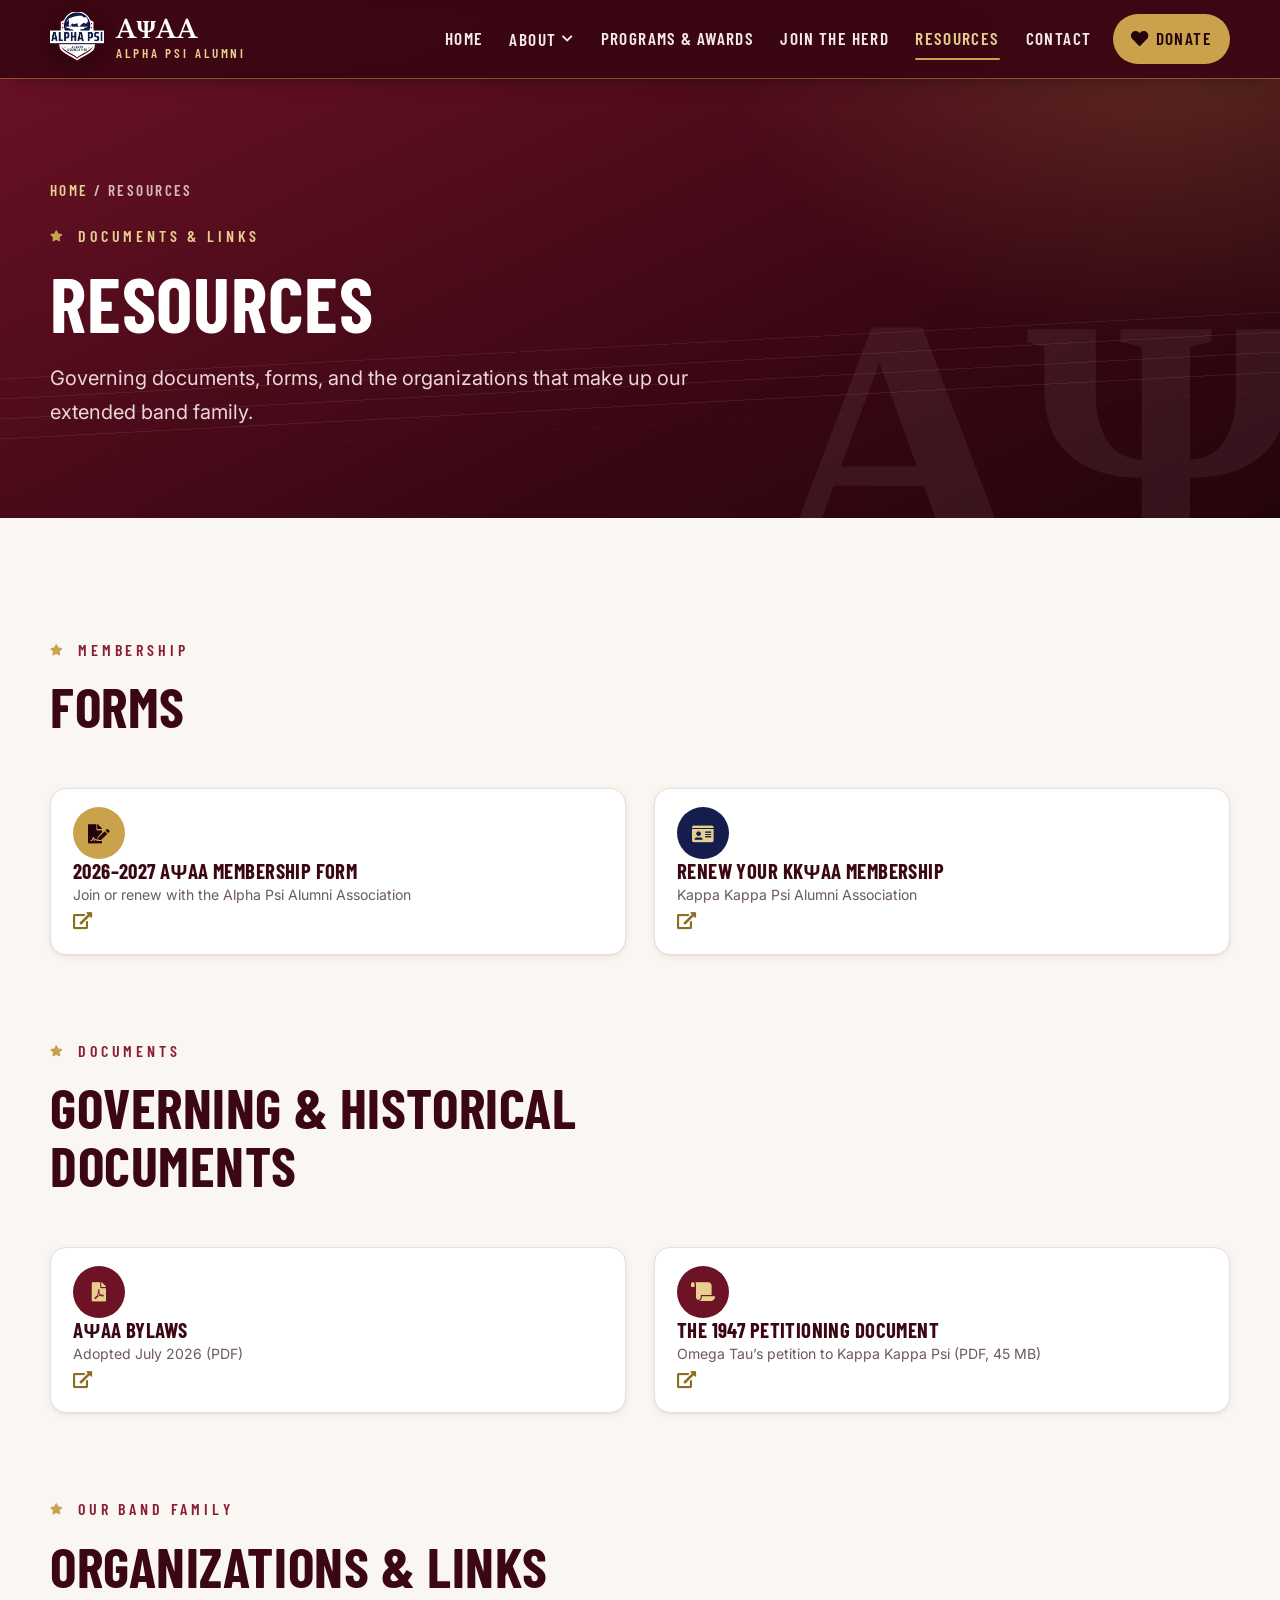
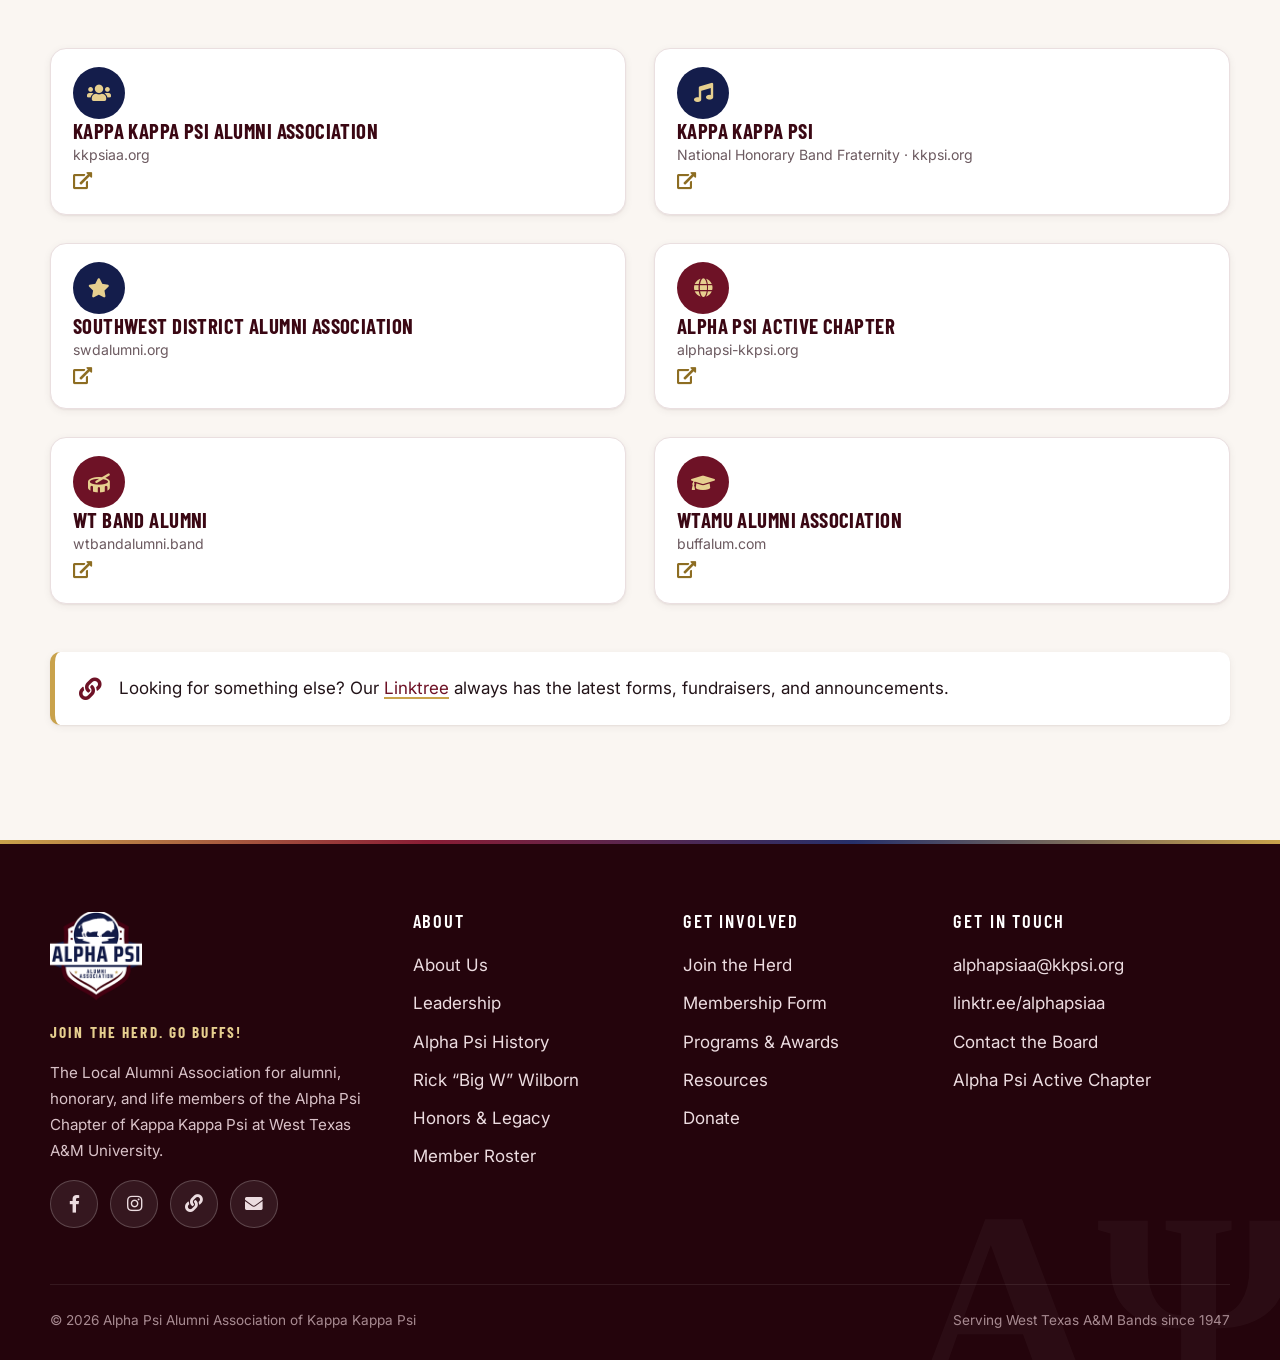
<file: resources.html>
<!DOCTYPE html>
<html lang="en" class="no-js">
<head>
	<meta charset="utf-8">
	<meta name="viewport" content="width=device-width, initial-scale=1">
	<title>Resources | Alpha Psi Alumni Association</title>
	<meta name="description" content="Alpha Psi Alumni Association bylaws, membership forms, historical documents, and links to Kappa Kappa Psi, the KKΨAA, and WTAMU band alumni groups.">
	<meta name="theme-color" content="#3a0713">
	<meta property="og:type" content="website">
	<meta property="og:site_name" content="Alpha Psi Alumni Association">
	<meta property="og:title" content="Resources | Alpha Psi Alumni Association">
	<meta property="og:description" content="Alpha Psi Alumni Association bylaws, membership forms, historical documents, and links to Kappa Kappa Psi, the KKΨAA, and WTAMU band alumni groups.">
	<meta property="og:image" content="https://alphapsiaa.com/images/2019-national-convention.jpg">
	<link rel="icon" type="image/png" href="/images/logo-192.png">
	<link rel="apple-touch-icon" href="/images/logo-192.png">
	<link rel="preconnect" href="https://fonts.googleapis.com">
	<link rel="preconnect" href="https://fonts.gstatic.com" crossorigin>
	<link rel="stylesheet" href="https://fonts.googleapis.com/css2?family=Barlow+Condensed:wght@500;600;700&amp;family=Inter:wght@400;500;600;700&amp;family=Libre+Baskerville:ital,wght@0,400;0,700;1,400&amp;display=swap">
	<link rel="stylesheet" href="/assets/css/fontawesome-all.min.css">
	<link rel="stylesheet" href="/assets/css/site.css">
</head>
<body>
	<a class="skip-link" href="#main">Skip to content</a>
	<header class="site-header">
		<div class="wrap nav-bar">
			<a class="brand" href="/" aria-label="Alpha Psi Alumni Association home">
				<img src="/images/logo-192.png" width="54" height="54" alt="">
				<span class="brand-text"><strong>AΨAA</strong><span>Alpha Psi Alumni</span></span>
			</a>
			<button class="nav-toggle" type="button" aria-label="Menu" aria-expanded="false" aria-controls="nav-links"><span></span></button>
			<ul class="nav-links" id="nav-links">
				<li><a href="/">Home</a></li>
				<li class="has-drop">
					<button class="nav-drop-toggle" type="button" aria-expanded="false">About <i class="fas fa-chevron-down"></i></button>
					<ul class="nav-drop">
						<li><a href="/about">About Us</a></li>
						<li><a href="/leadership">Leadership</a></li>
						<li><a href="/history">Alpha Psi History</a></li>
						<li><a href="/wilborn">Rick &ldquo;Big W&rdquo; Wilborn</a></li>
						<li><a href="/honors">Honors &amp; Legacy</a></li>
						<li><a href="/roster">Member Roster</a></li>
					</ul>
				</li>
				<li><a href="/programs">Programs &amp; Awards</a></li>
				<li><a href="/join">Join the Herd</a></li>
				<li><a href="/resources" aria-current="page">Resources</a></li>
				<li><a href="/contact">Contact</a></li>
				<li class="nav-cta"><a href="/donate"><i class="fas fa-heart"></i> Donate</a></li>
			</ul>
		</div>
	</header>
	<main id="main">
		<section class="page-hero">
			<div class="wrap">
				<p class="breadcrumb"><a href="/">Home</a> / Resources</p>
				<p class="eyebrow light">Documents &amp; Links</p>
				<h1>Resources</h1>
				<p class="lead">Governing documents, forms, and the organizations that make up our extended band family.</p>
			</div>
		</section>

		<section class="section">
			<div class="wrap">
				<div class="section-head reveal">
					<p class="eyebrow">Membership</p>
					<h2>Forms</h2>
				</div>
				<div class="grid grid-2">
					<a class="card link-card" href="https://docs.google.com/forms/d/e/1FAIpQLSdZcljibCvj4TSsIaUbOGq02IVUL2E_RgC2-wnDgS-2Am0X7Q/viewform" target="_blank" rel="noopener"><span class="lc-icon gold"><i class="fas fa-file-signature"></i></span><div><b>2026&ndash;2027 AΨAA Membership Form</b><span>Join or renew with the Alpha Psi Alumni Association</span></div><i class="fas fa-external-link-alt arrow"></i></a>
					<a class="card link-card" href="https://www.kkpsiaa.org/renew-your-membership" target="_blank" rel="noopener"><span class="lc-icon navy"><i class="fas fa-id-card"></i></span><div><b>Renew Your KKΨAA Membership</b><span>Kappa Kappa Psi Alumni Association</span></div><i class="fas fa-external-link-alt arrow"></i></a>
				</div>

				<div class="section-head reveal" style="margin-top:clamp(56px,7vw,80px)">
					<p class="eyebrow">Documents</p>
					<h2>Governing &amp; historical documents</h2>
				</div>
				<div class="grid grid-2">
					<a class="card link-card" href="docs/alpha-psi-aa-bylaws-2026.pdf" target="_blank" rel="noopener"><span class="lc-icon"><i class="fas fa-file-pdf"></i></span><div><b>AΨAA Bylaws</b><span>Adopted July 2026 (PDF)</span></div><i class="fas fa-external-link-alt arrow"></i></a>
					<a class="card link-card" href="docs/alpha-psi-petition-1947.pdf" target="_blank" rel="noopener"><span class="lc-icon"><i class="fas fa-scroll"></i></span><div><b>The 1947 Petitioning Document</b><span>Omega Tau&rsquo;s petition to Kappa Kappa Psi (PDF, 45&nbsp;MB)</span></div><i class="fas fa-external-link-alt arrow"></i></a>
				</div>

				<div class="section-head reveal" style="margin-top:clamp(56px,7vw,80px)">
					<p class="eyebrow">Our Band Family</p>
					<h2>Organizations &amp; links</h2>
				</div>
				<div class="grid grid-2">
					<a class="card link-card" href="https://www.kkpsiaa.org/" target="_blank" rel="noopener"><span class="lc-icon navy"><i class="fas fa-users"></i></span><div><b>Kappa Kappa Psi Alumni Association</b><span>kkpsiaa.org</span></div><i class="fas fa-external-link-alt arrow"></i></a>
					<a class="card link-card" href="https://www.kkpsi.org/" target="_blank" rel="noopener"><span class="lc-icon navy"><i class="fas fa-music"></i></span><div><b>Kappa Kappa Psi</b><span>National Honorary Band Fraternity &middot; kkpsi.org</span></div><i class="fas fa-external-link-alt arrow"></i></a>
					<a class="card link-card" href="https://swdalumni.org/" target="_blank" rel="noopener"><span class="lc-icon navy"><i class="fas fa-star"></i></span><div><b>Southwest District Alumni Association</b><span>swdalumni.org</span></div><i class="fas fa-external-link-alt arrow"></i></a>
					<a class="card link-card" href="https://www.alphapsi-kkpsi.org/" target="_blank" rel="noopener"><span class="lc-icon"><i class="fas fa-globe"></i></span><div><b>Alpha Psi Active Chapter</b><span>alphapsi-kkpsi.org</span></div><i class="fas fa-external-link-alt arrow"></i></a>
					<a class="card link-card" href="https://wtbandalumni.band/" target="_blank" rel="noopener"><span class="lc-icon"><i class="fas fa-drum"></i></span><div><b>WT Band Alumni</b><span>wtbandalumni.band</span></div><i class="fas fa-external-link-alt arrow"></i></a>
					<a class="card link-card" href="https://www.buffalum.com" target="_blank" rel="noopener"><span class="lc-icon"><i class="fas fa-graduation-cap"></i></span><div><b>WTAMU Alumni Association</b><span>buffalum.com</span></div><i class="fas fa-external-link-alt arrow"></i></a>
				</div>

				<div class="callout reveal" style="margin-top:48px">
					<i class="fas fa-link"></i>
					<p>Looking for something else? Our <a href="https://linktr.ee/alphapsiaa" target="_blank" rel="noopener">Linktree</a> always has the latest forms, fundraisers, and announcements.</p>
				</div>
			</div>
		</section>
	</main>
	<footer class="site-footer">
		<div class="wrap">
			<div class="footer-grid">
				<div class="footer-brand">
					<img src="/images/logo-192.png" width="92" height="92" alt="Alpha Psi Alumni Association logo">
					<p class="footer-motto">Join the Herd. Go Buffs!</p>
					<p>The Local Alumni Association for alumni, honorary, and life members of the Alpha Psi Chapter of Kappa Kappa Psi at West Texas A&amp;M University.</p>
					<div class="social-row">
						<a class="social-btn" href="https://www.facebook.com/profile.php?id=61559041187633" target="_blank" rel="noopener" aria-label="Facebook"><i class="fab fa-facebook-f"></i></a>
						<a class="social-btn" href="https://www.instagram.com/kkpsiayaa/" target="_blank" rel="noopener" aria-label="Instagram"><i class="fab fa-instagram"></i></a>
						<a class="social-btn" href="https://linktr.ee/alphapsiaa" target="_blank" rel="noopener" aria-label="Linktree"><i class="fas fa-link"></i></a>
						<a class="social-btn" href="mailto:alphapsiaa@kkpsi.org" aria-label="Email"><i class="fas fa-envelope"></i></a>
					</div>
				</div>
				<div>
					<h4>About</h4>
					<ul>
						<li><a href="/about">About Us</a></li>
						<li><a href="/leadership">Leadership</a></li>
						<li><a href="/history">Alpha Psi History</a></li>
						<li><a href="/wilborn">Rick &ldquo;Big W&rdquo; Wilborn</a></li>
						<li><a href="/honors">Honors &amp; Legacy</a></li>
						<li><a href="/roster">Member Roster</a></li>
					</ul>
				</div>
				<div>
					<h4>Get Involved</h4>
					<ul>
						<li><a href="/join">Join the Herd</a></li>
						<li><a href="https://docs.google.com/forms/d/e/1FAIpQLSdZcljibCvj4TSsIaUbOGq02IVUL2E_RgC2-wnDgS-2Am0X7Q/viewform" target="_blank" rel="noopener">Membership Form</a></li>
						<li><a href="/programs">Programs &amp; Awards</a></li>
						<li><a href="/resources">Resources</a></li>
						<li><a href="/donate">Donate</a></li>
					</ul>
				</div>
				<div>
					<h4>Get in Touch</h4>
					<ul>
						<li><a href="mailto:alphapsiaa@kkpsi.org">alphapsiaa@kkpsi.org</a></li>
						<li><a href="https://linktr.ee/alphapsiaa" target="_blank" rel="noopener">linktr.ee/alphapsiaa</a></li>
						<li><a href="/contact">Contact the Board</a></li>
						<li><a href="https://www.alphapsi-kkpsi.org/" target="_blank" rel="noopener">Alpha Psi Active Chapter</a></li>
					</ul>
				</div>
			</div>
			<div class="footer-bottom">
				<span>&copy; <span data-year>2026</span> Alpha Psi Alumni Association of Kappa Kappa Psi</span>
				<span>Serving West Texas A&amp;M Bands since 1947</span>
			</div>
		</div>
	</footer>
	<script src="/assets/js/site.js"></script>
</body>
</html>
</file>
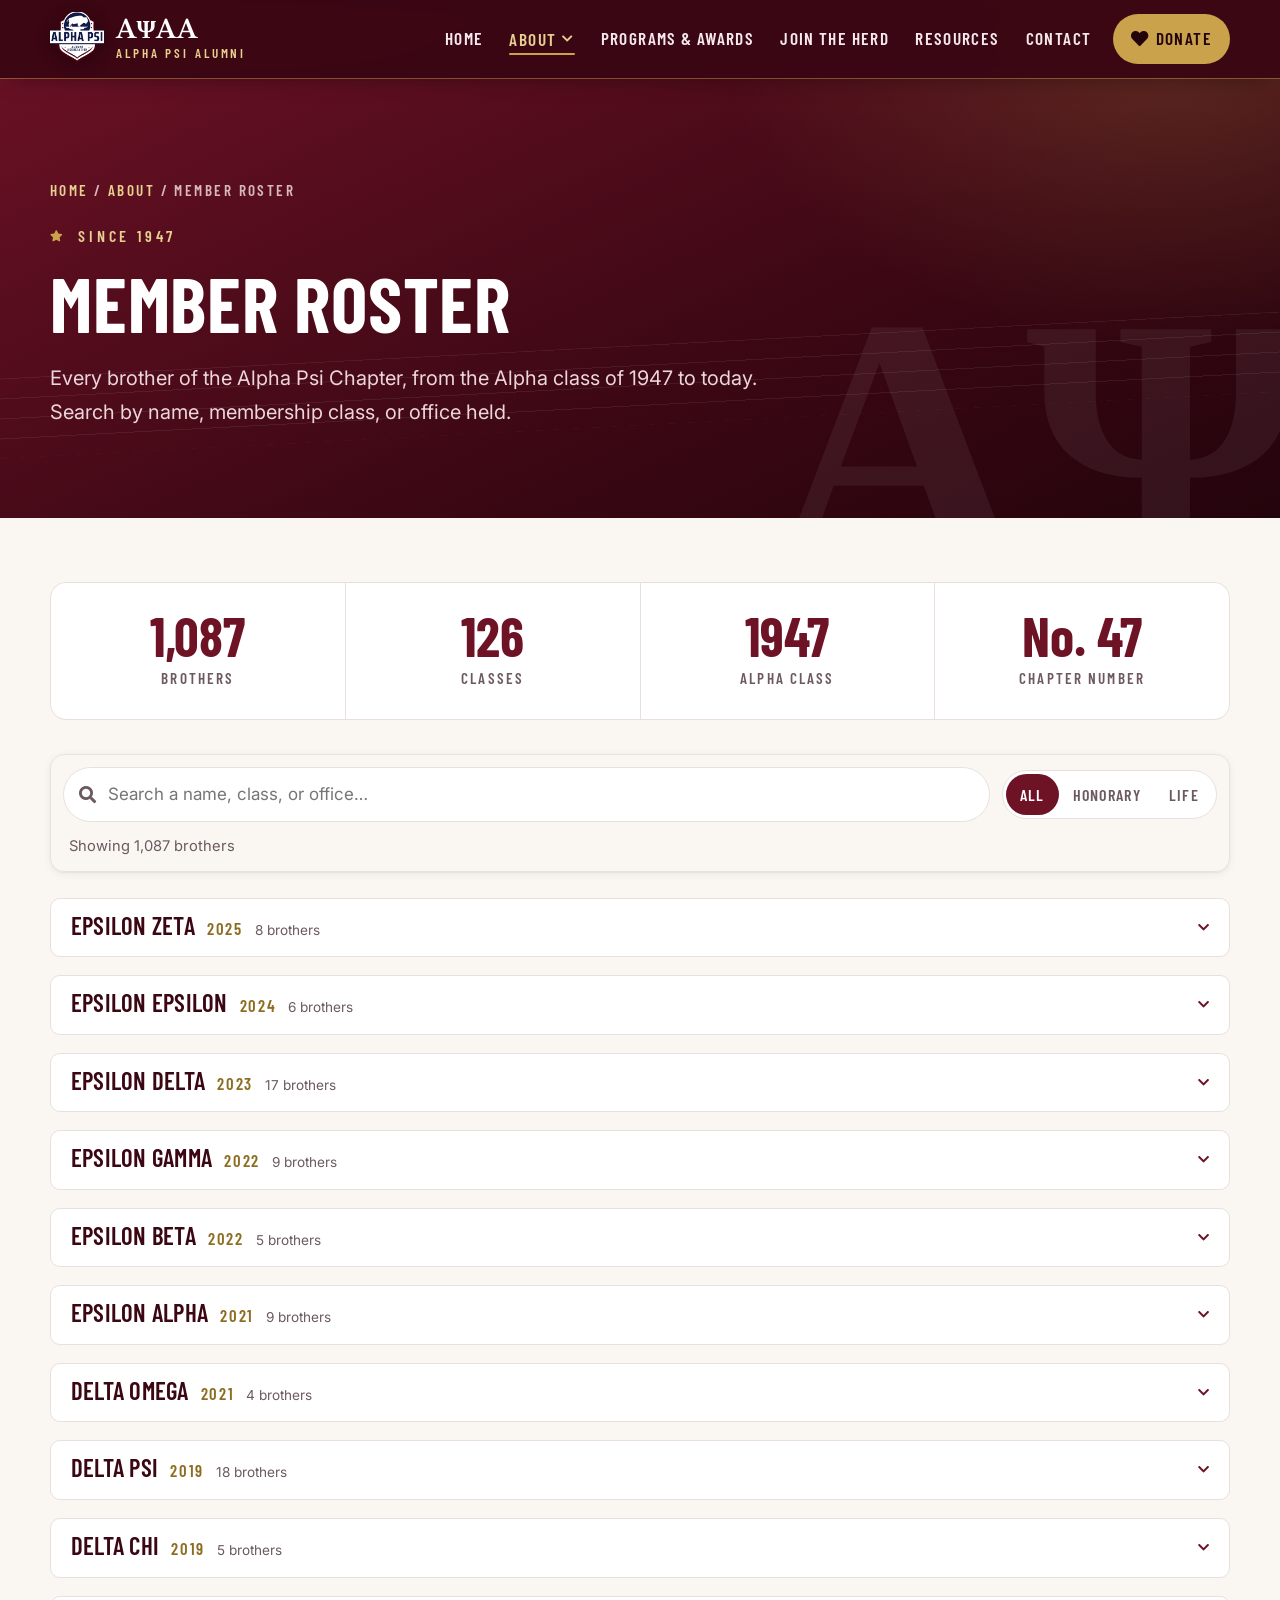
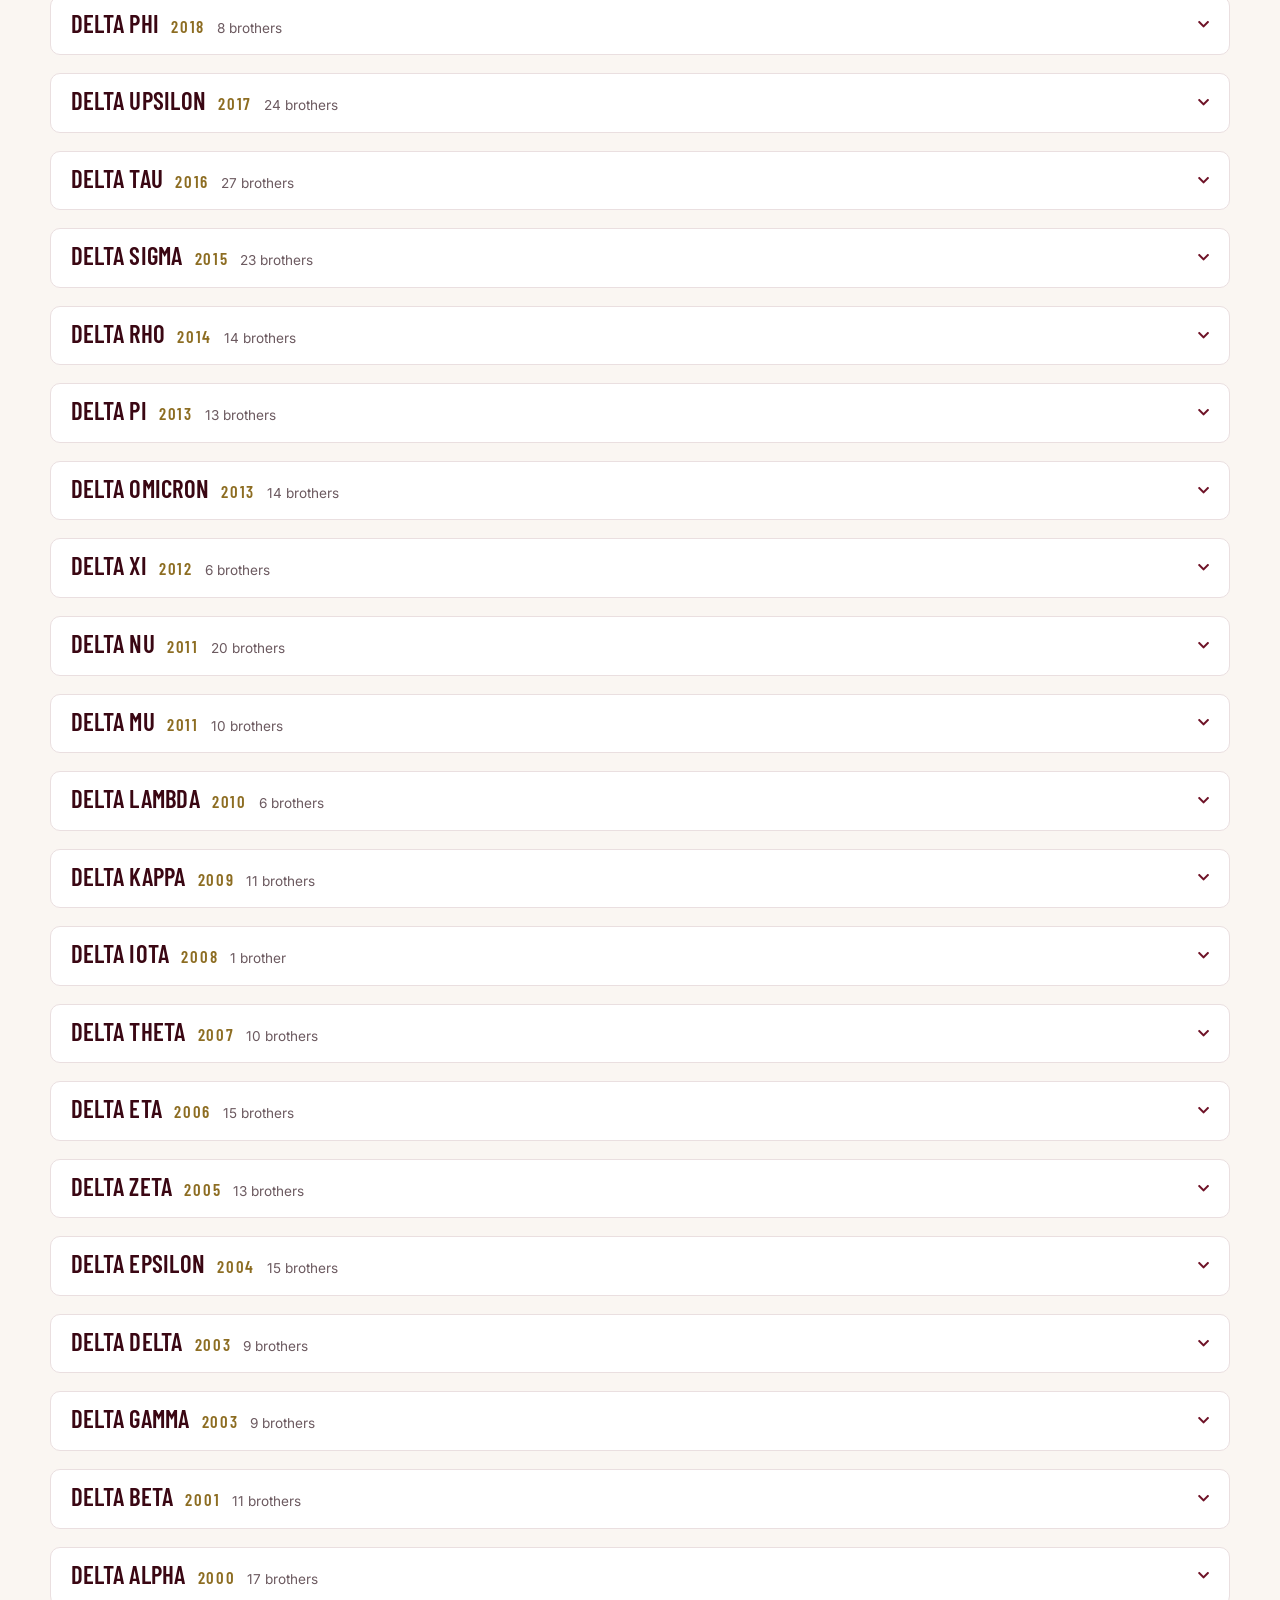
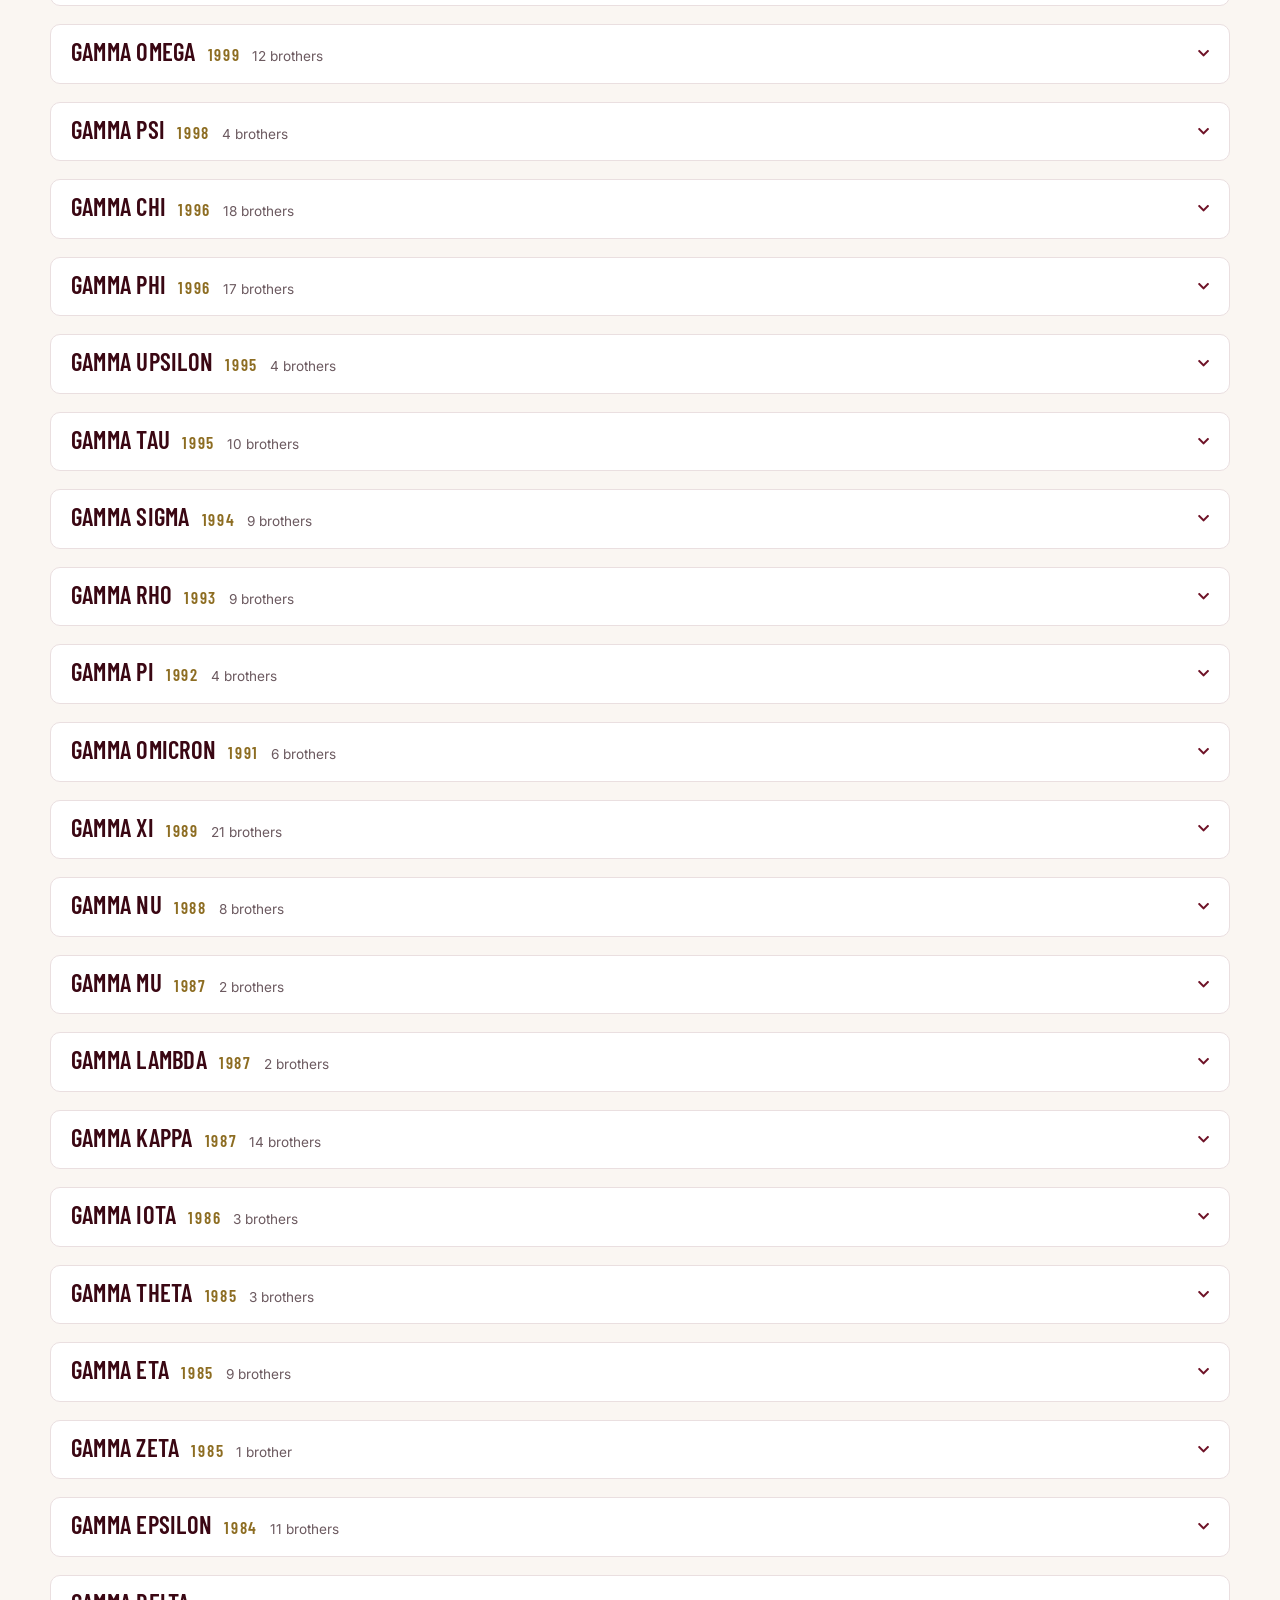
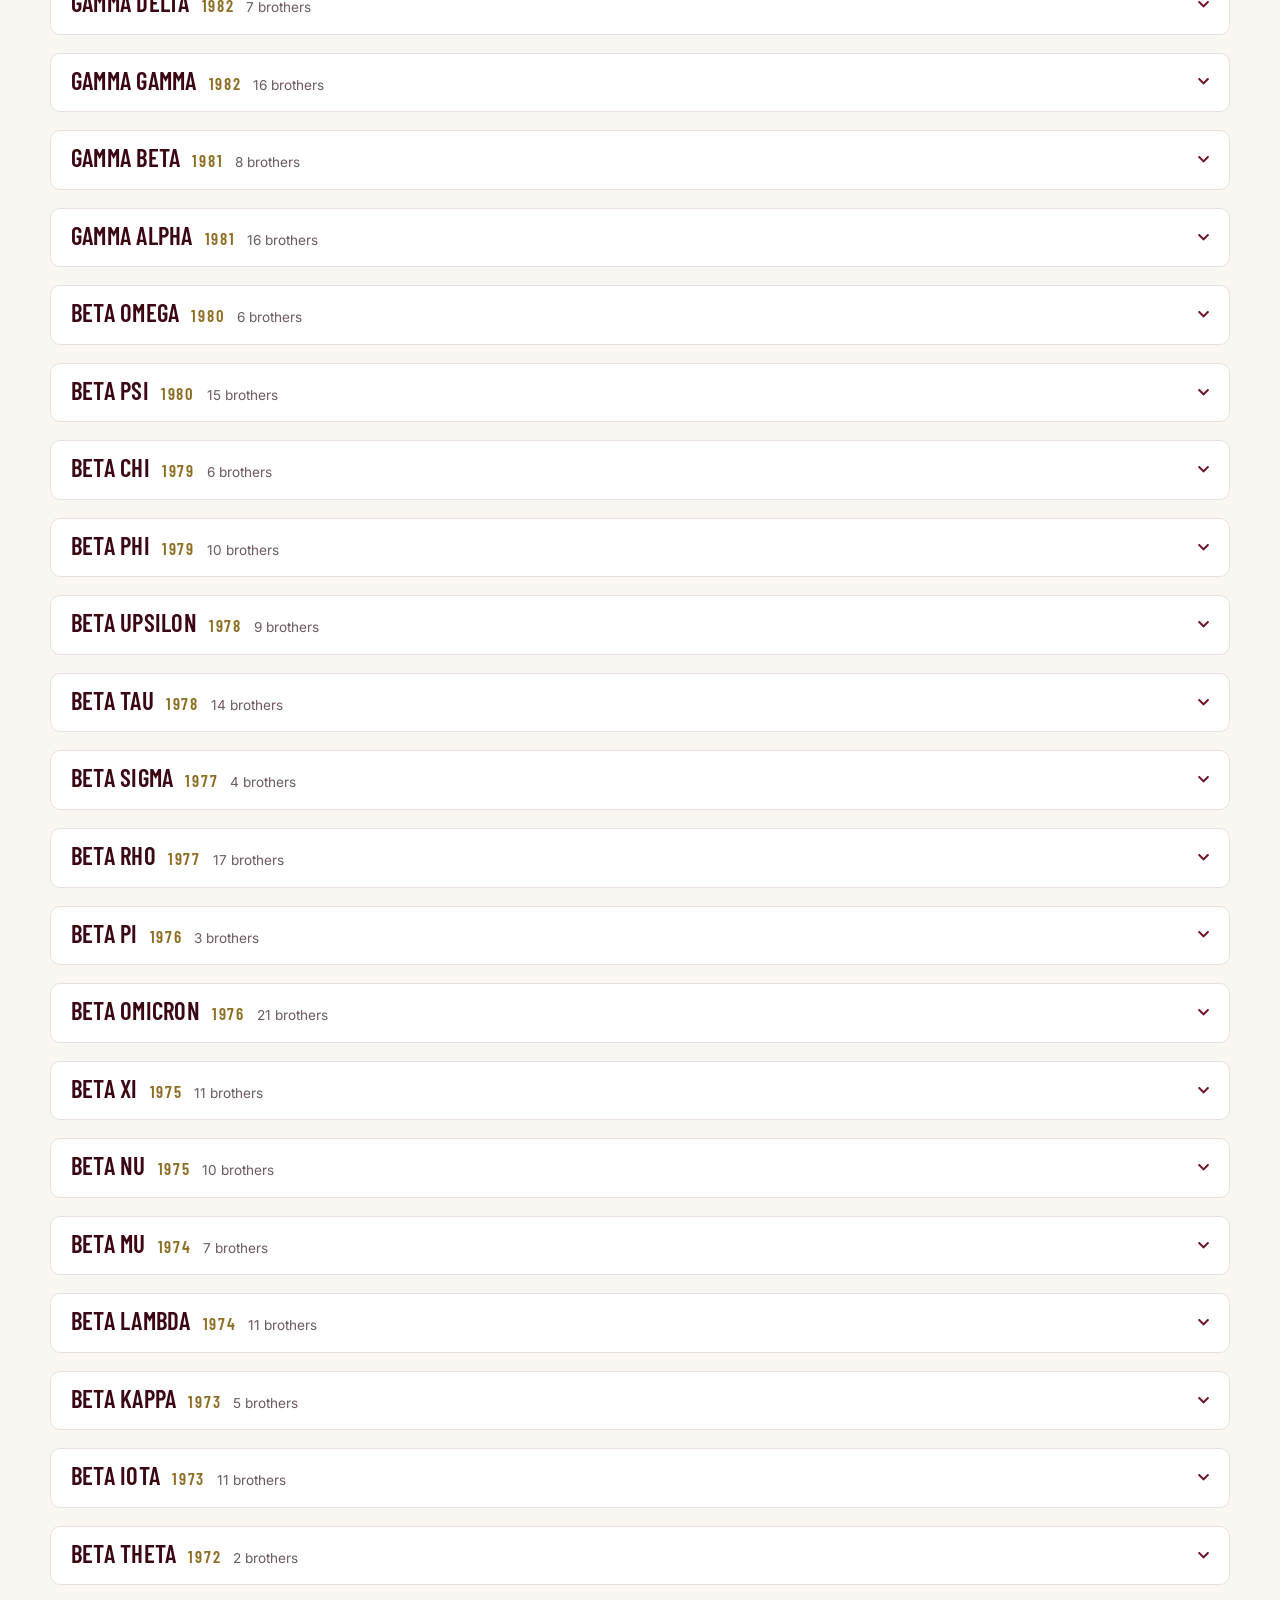
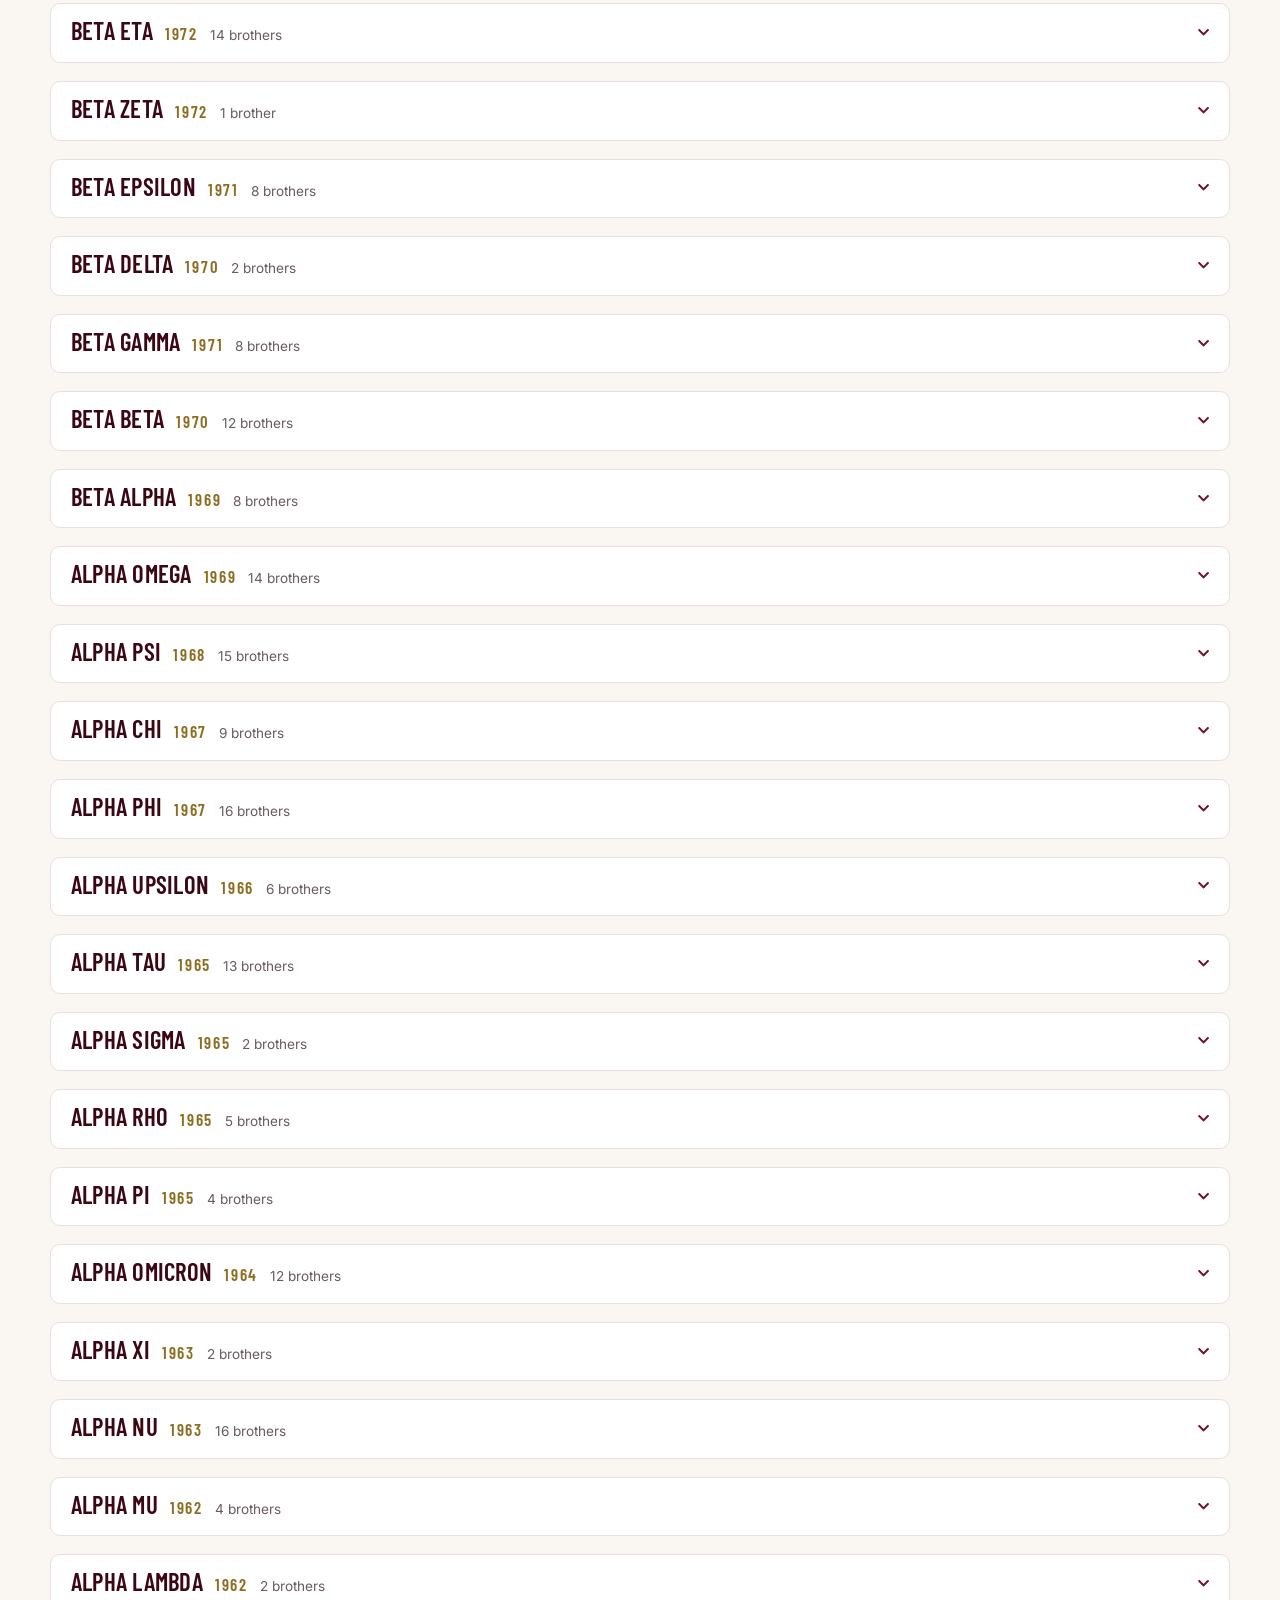
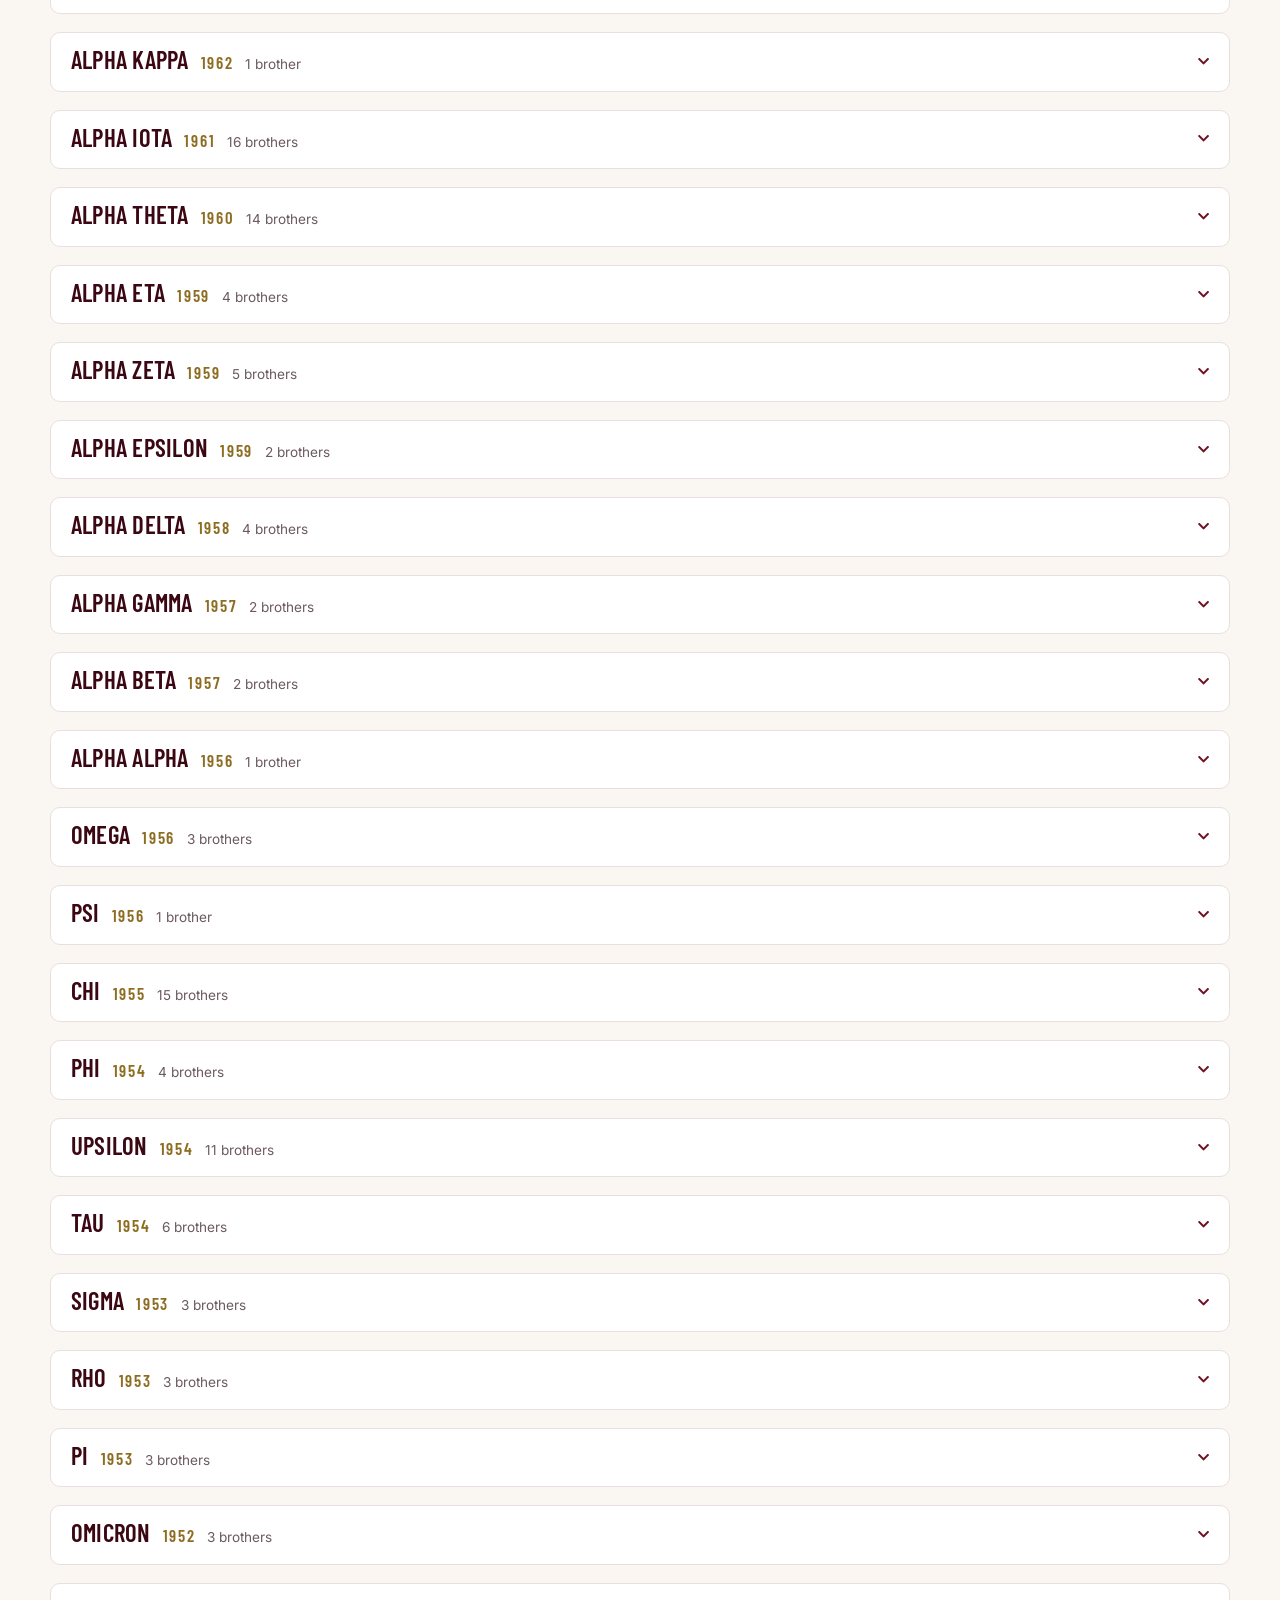
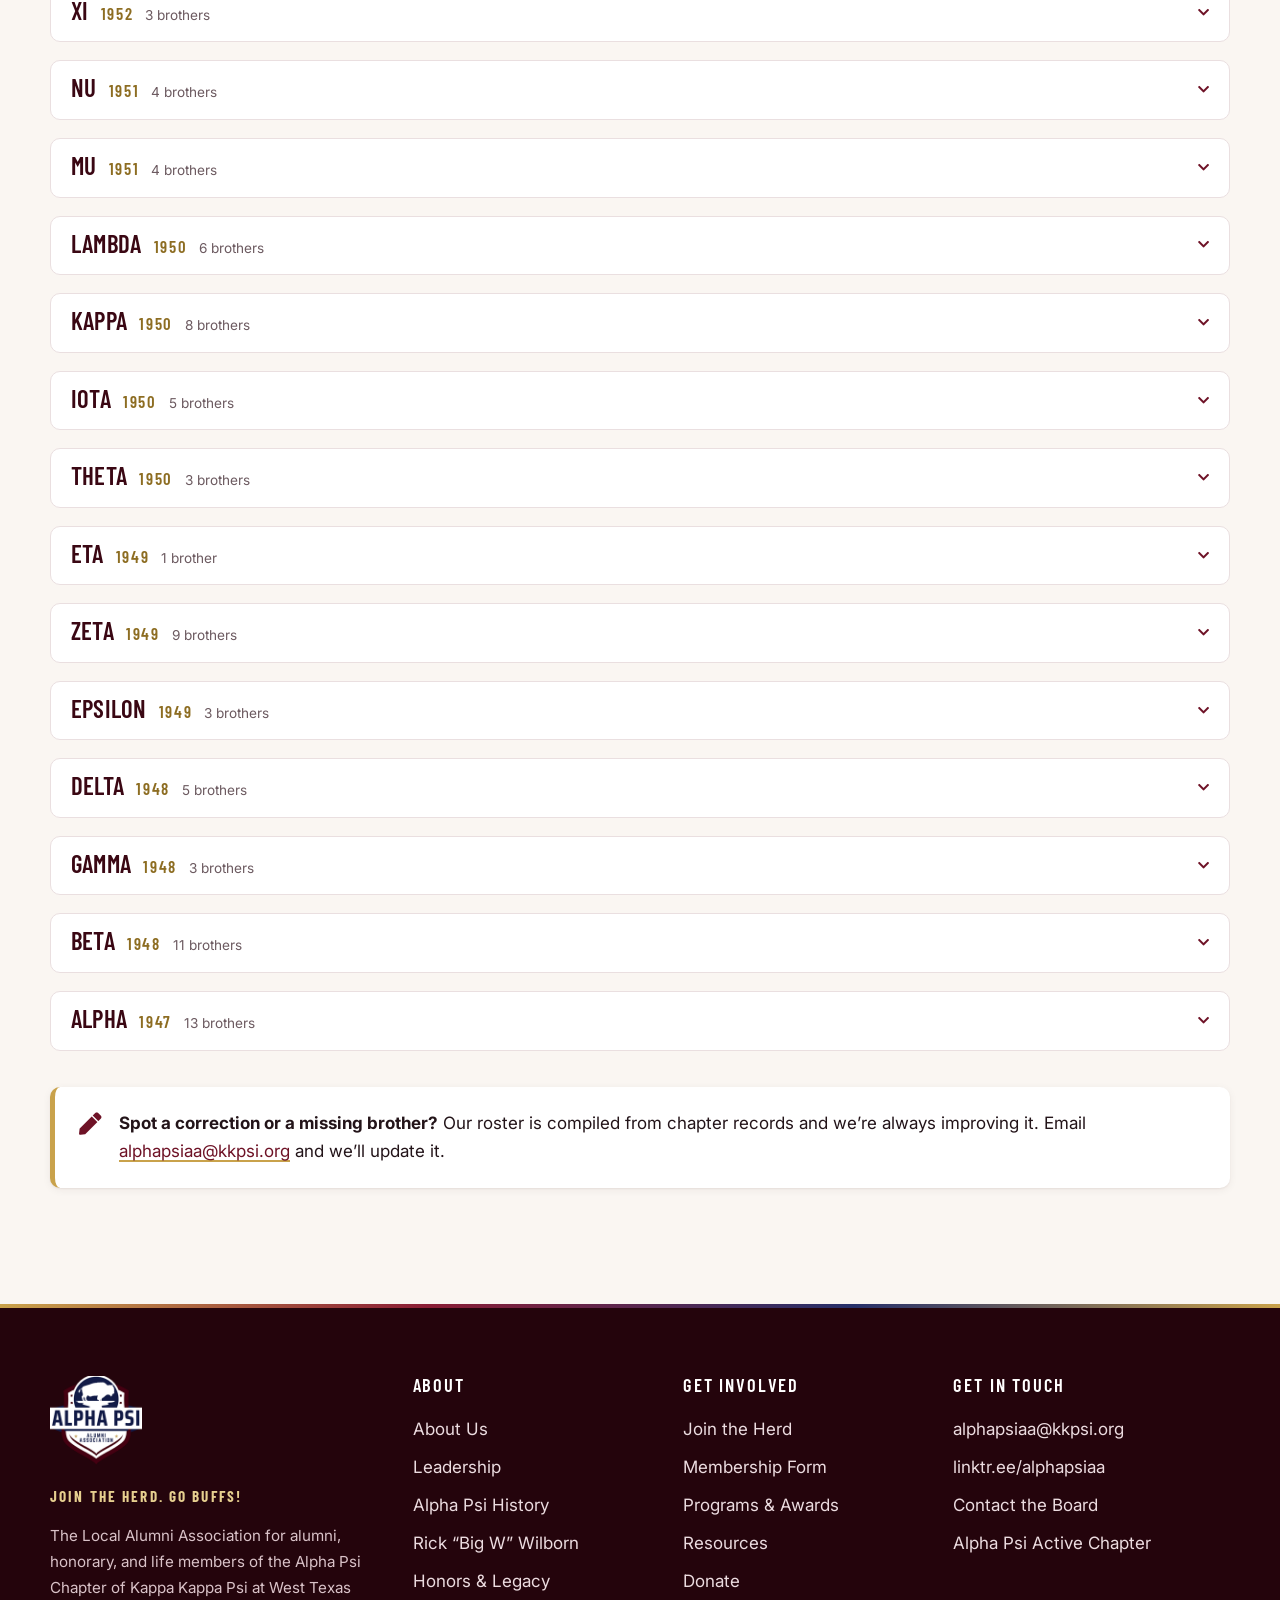
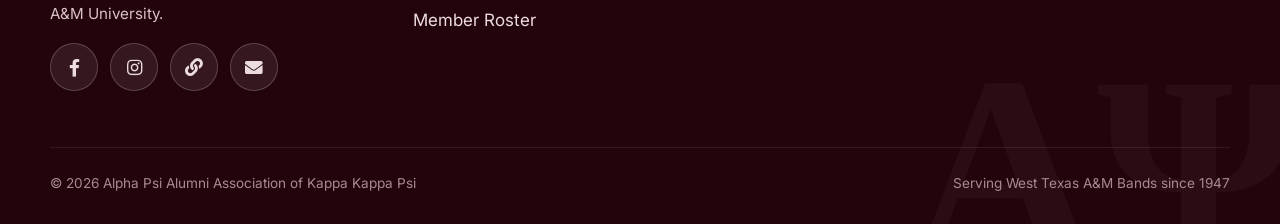
<file: roster.html>
<!DOCTYPE html>
<html lang="en" class="no-js">
<head>
	<meta charset="utf-8">
	<meta name="viewport" content="width=device-width, initial-scale=1">
	<title>Member Roster | Alpha Psi Alumni Association</title>
	<meta name="description" content="Search every brother initiated into the Alpha Psi Chapter of Kappa Kappa Psi since 1947, by name, membership class, or office held.">
	<meta name="theme-color" content="#3a0713">
	<meta property="og:type" content="website">
	<meta property="og:site_name" content="Alpha Psi Alumni Association">
	<meta property="og:title" content="Member Roster | Alpha Psi Alumni Association">
	<meta property="og:description" content="Search every brother initiated into the Alpha Psi Chapter of Kappa Kappa Psi since 1947, by name, membership class, or office held.">
	<meta property="og:image" content="https://alphapsiaa.com/images/alumni-2.jpg">
	<link rel="icon" type="image/png" href="/images/logo-192.png">
	<link rel="apple-touch-icon" href="/images/logo-192.png">
	<link rel="preconnect" href="https://fonts.googleapis.com">
	<link rel="preconnect" href="https://fonts.gstatic.com" crossorigin>
	<link rel="stylesheet" href="https://fonts.googleapis.com/css2?family=Barlow+Condensed:wght@500;600;700&amp;family=Inter:wght@400;500;600;700&amp;family=Libre+Baskerville:ital,wght@0,400;0,700;1,400&amp;display=swap">
	<link rel="stylesheet" href="/assets/css/fontawesome-all.min.css">
	<link rel="stylesheet" href="/assets/css/site.css">
</head>
<body>
	<a class="skip-link" href="#main">Skip to content</a>
	<header class="site-header">
		<div class="wrap nav-bar">
			<a class="brand" href="/" aria-label="Alpha Psi Alumni Association home">
				<img src="/images/logo-192.png" width="54" height="54" alt="">
				<span class="brand-text"><strong>AΨAA</strong><span>Alpha Psi Alumni</span></span>
			</a>
			<button class="nav-toggle" type="button" aria-label="Menu" aria-expanded="false" aria-controls="nav-links"><span></span></button>
			<ul class="nav-links" id="nav-links">
				<li><a href="/">Home</a></li>
				<li class="has-drop current">
					<button class="nav-drop-toggle" type="button" aria-expanded="false">About <i class="fas fa-chevron-down"></i></button>
					<ul class="nav-drop">
						<li><a href="/about">About Us</a></li>
						<li><a href="/leadership">Leadership</a></li>
						<li><a href="/history">Alpha Psi History</a></li>
						<li><a href="/wilborn">Rick &ldquo;Big W&rdquo; Wilborn</a></li>
						<li><a href="/honors">Honors &amp; Legacy</a></li>
						<li><a href="/roster" aria-current="page">Member Roster</a></li>
					</ul>
				</li>
				<li><a href="/programs">Programs &amp; Awards</a></li>
				<li><a href="/join">Join the Herd</a></li>
				<li><a href="/resources">Resources</a></li>
				<li><a href="/contact">Contact</a></li>
				<li class="nav-cta"><a href="/donate"><i class="fas fa-heart"></i> Donate</a></li>
			</ul>
		</div>
	</header>
	<main id="main">
		<section class="page-hero">
			<div class="wrap">
				<p class="breadcrumb"><a href="/">Home</a> / <a href="about">About</a> / Member Roster</p>
				<p class="eyebrow light">Since 1947</p>
				<h1>Member Roster</h1>
				<p class="lead">Every brother of the Alpha Psi Chapter, from the Alpha class of 1947 to today. Search by name, membership class, or office held.</p>
			</div>
		</section>

		<section class="section tight">
			<div class="wrap">
				<div class="stats reveal" style="margin-bottom:34px">
					<div class="stat"><b id="roster-total">1,000+</b><span>Brothers</span></div>
					<div class="stat"><b id="roster-classes">125+</b><span>Classes</span></div>
					<div class="stat"><b>1947</b><span>Alpha class</span></div>
					<div class="stat"><b>No. 47</b><span>Chapter number</span></div>
				</div>
				<div class="roster-tools">
					<label class="roster-search"><span class="sr-only">Search the roster</span><i class="fas fa-search"></i><input id="roster-q" type="search" placeholder="Search a name, class, or office&hellip;" autocomplete="off"></label>
					<div class="seg" role="group" aria-label="Filter members">
						<button type="button" data-filter="all" aria-pressed="true">All</button>
						<button type="button" data-filter="honorary" aria-pressed="false">Honorary</button>
						<button type="button" data-filter="life" aria-pressed="false">Life</button>
					</div>
					<p class="roster-count" id="roster-count" aria-live="polite">Loading roster&hellip;</p>
				</div>
				<div id="roster"><noscript><p class="callout"><i class="fas fa-info-circle"></i><span>Please enable JavaScript to search the roster.</span></p></noscript></div>
				<div class="callout" style="margin-top:36px">
					<i class="fas fa-pen"></i>
					<div><p><b>Spot a correction or a missing brother?</b> Our roster is compiled from chapter records and we&rsquo;re always improving it. Email <a href="mailto:alphapsiaa@kkpsi.org?subject=Roster%20correction">alphapsiaa@kkpsi.org</a> and we&rsquo;ll update it.</p></div>
				</div>
			</div>
		</section>
	</main>
	<footer class="site-footer">
		<div class="wrap">
			<div class="footer-grid">
				<div class="footer-brand">
					<img src="/images/logo-192.png" width="92" height="92" alt="Alpha Psi Alumni Association logo">
					<p class="footer-motto">Join the Herd. Go Buffs!</p>
					<p>The Local Alumni Association for alumni, honorary, and life members of the Alpha Psi Chapter of Kappa Kappa Psi at West Texas A&amp;M University.</p>
					<div class="social-row">
						<a class="social-btn" href="https://www.facebook.com/profile.php?id=61559041187633" target="_blank" rel="noopener" aria-label="Facebook"><i class="fab fa-facebook-f"></i></a>
						<a class="social-btn" href="https://www.instagram.com/kkpsiayaa/" target="_blank" rel="noopener" aria-label="Instagram"><i class="fab fa-instagram"></i></a>
						<a class="social-btn" href="https://linktr.ee/alphapsiaa" target="_blank" rel="noopener" aria-label="Linktree"><i class="fas fa-link"></i></a>
						<a class="social-btn" href="mailto:alphapsiaa@kkpsi.org" aria-label="Email"><i class="fas fa-envelope"></i></a>
					</div>
				</div>
				<div>
					<h4>About</h4>
					<ul>
						<li><a href="/about">About Us</a></li>
						<li><a href="/leadership">Leadership</a></li>
						<li><a href="/history">Alpha Psi History</a></li>
						<li><a href="/wilborn">Rick &ldquo;Big W&rdquo; Wilborn</a></li>
						<li><a href="/honors">Honors &amp; Legacy</a></li>
						<li><a href="/roster">Member Roster</a></li>
					</ul>
				</div>
				<div>
					<h4>Get Involved</h4>
					<ul>
						<li><a href="/join">Join the Herd</a></li>
						<li><a href="https://docs.google.com/forms/d/e/1FAIpQLSdZcljibCvj4TSsIaUbOGq02IVUL2E_RgC2-wnDgS-2Am0X7Q/viewform" target="_blank" rel="noopener">Membership Form</a></li>
						<li><a href="/programs">Programs &amp; Awards</a></li>
						<li><a href="/resources">Resources</a></li>
						<li><a href="/donate">Donate</a></li>
					</ul>
				</div>
				<div>
					<h4>Get in Touch</h4>
					<ul>
						<li><a href="mailto:alphapsiaa@kkpsi.org">alphapsiaa@kkpsi.org</a></li>
						<li><a href="https://linktr.ee/alphapsiaa" target="_blank" rel="noopener">linktr.ee/alphapsiaa</a></li>
						<li><a href="/contact">Contact the Board</a></li>
						<li><a href="https://www.alphapsi-kkpsi.org/" target="_blank" rel="noopener">Alpha Psi Active Chapter</a></li>
					</ul>
				</div>
			</div>
			<div class="footer-bottom">
				<span>&copy; <span data-year>2026</span> Alpha Psi Alumni Association of Kappa Kappa Psi</span>
				<span>Serving West Texas A&amp;M Bands since 1947</span>
			</div>
		</div>
	</footer>
	<script src="/assets/js/site.js"></script>
</body>
</html>
</file>
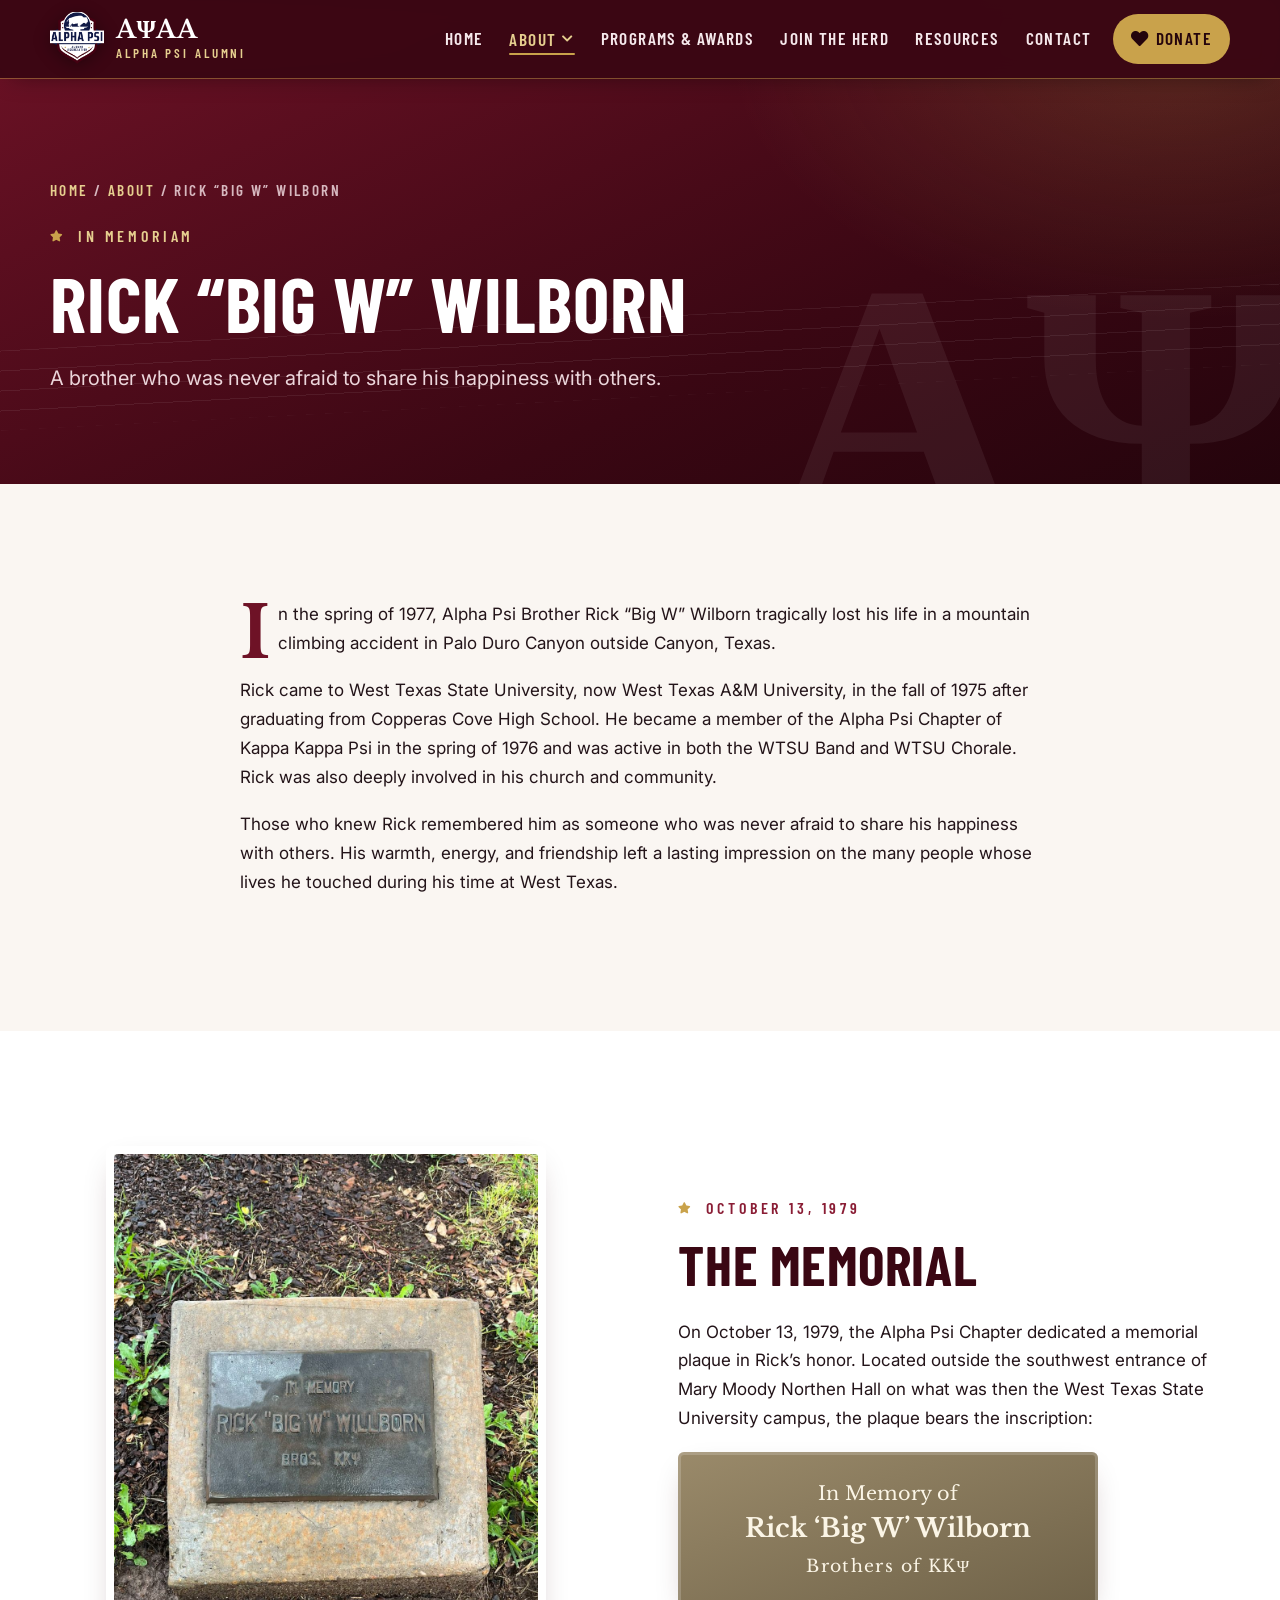
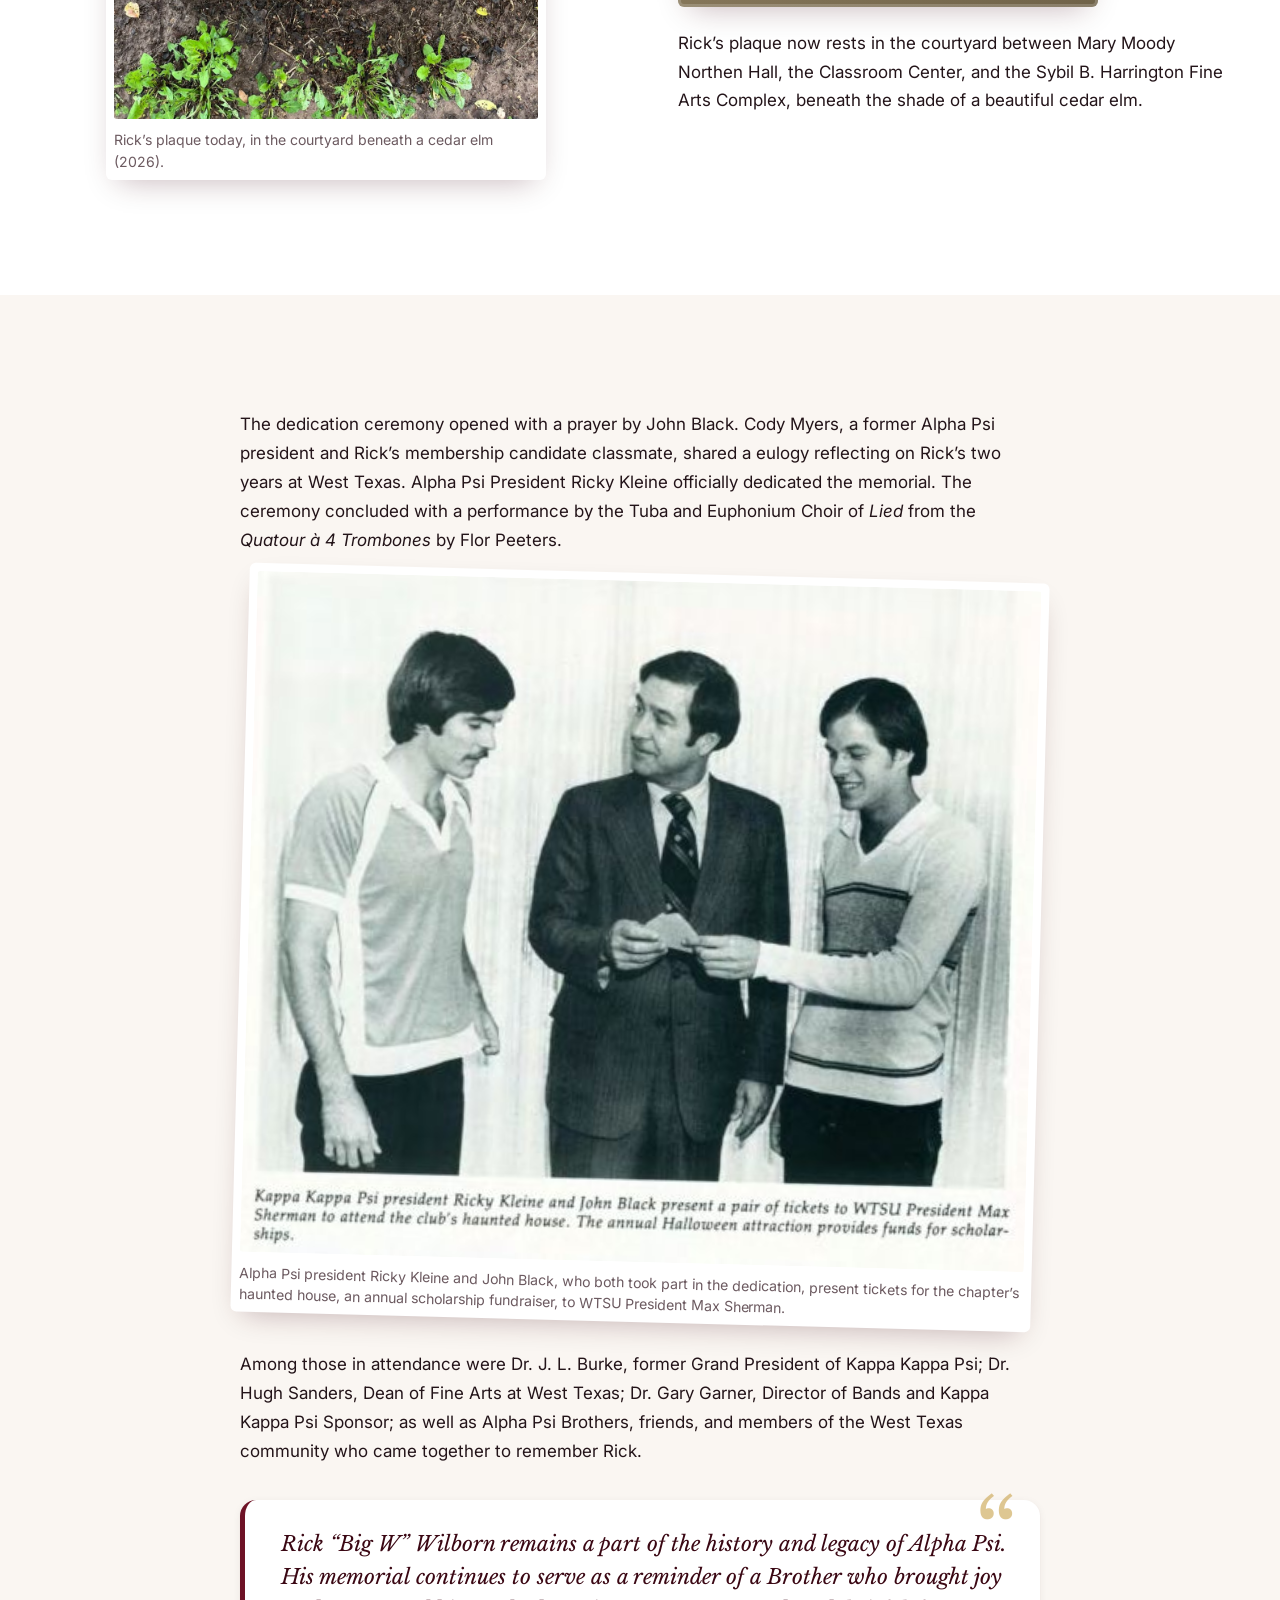
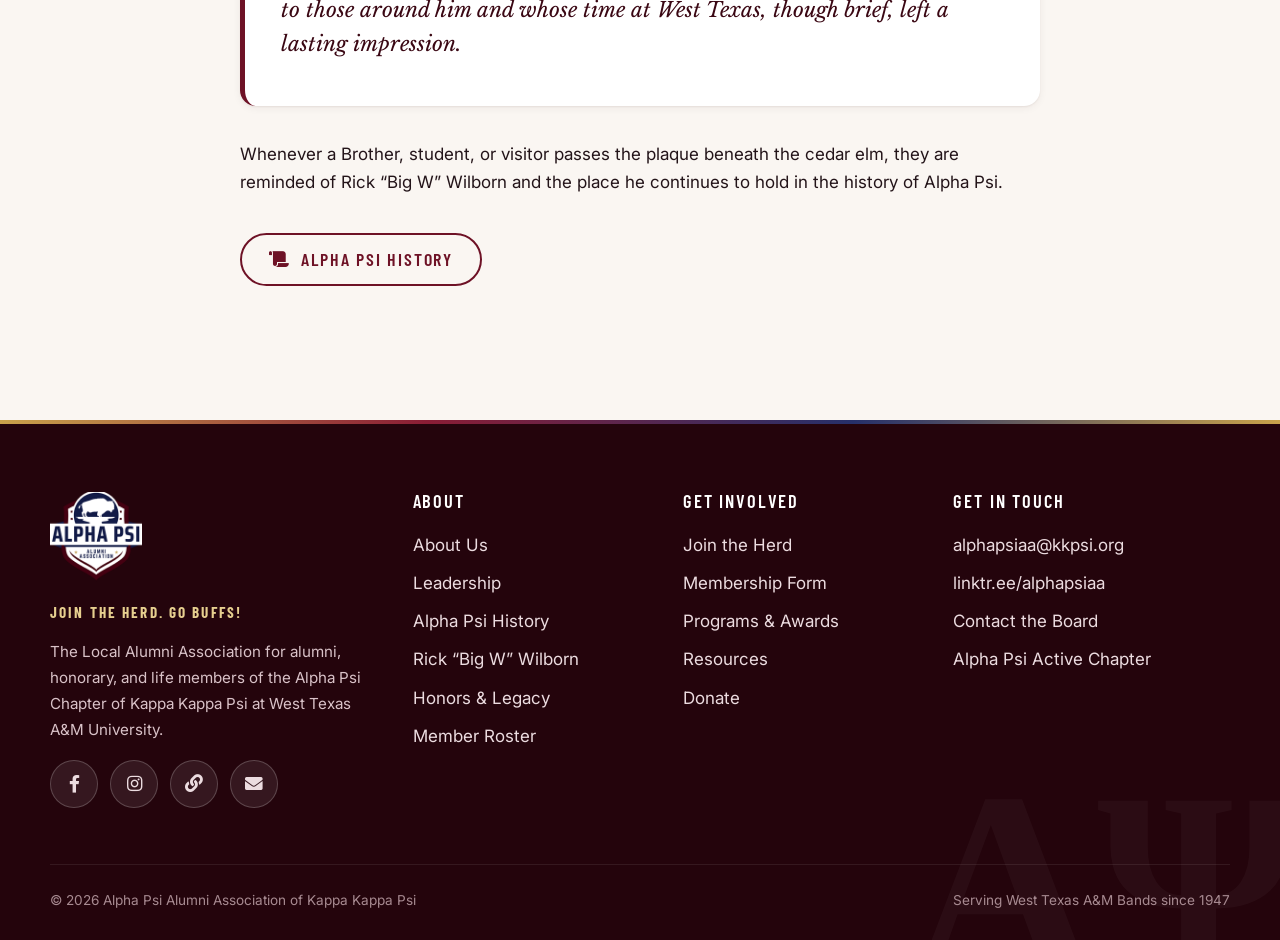
<file: wilborn.html>
<!DOCTYPE html>
<html lang="en" class="no-js">
<head>
	<meta charset="utf-8">
	<meta name="viewport" content="width=device-width, initial-scale=1">
	<title>Rick "Big W" Wilborn | Alpha Psi Alumni Association</title>
	<meta name="description" content="Remembering Alpha Psi brother Rick &ldquo;Big W&rdquo; Wilborn and the memorial plaque dedicated in his honor at Mary Moody Northen Hall.">
	<meta name="theme-color" content="#3a0713">
	<meta property="og:type" content="website">
	<meta property="og:site_name" content="Alpha Psi Alumni Association">
	<meta property="og:title" content="Rick "Big W" Wilborn | Alpha Psi Alumni Association">
	<meta property="og:description" content="Remembering Alpha Psi brother Rick &ldquo;Big W&rdquo; Wilborn and the memorial plaque dedicated in his honor at Mary Moody Northen Hall.">
	<meta property="og:image" content="https://alphapsiaa.com/images/rick-big-w-willborn.jpg">
	<link rel="icon" type="image/png" href="/images/logo-192.png">
	<link rel="apple-touch-icon" href="/images/logo-192.png">
	<link rel="preconnect" href="https://fonts.googleapis.com">
	<link rel="preconnect" href="https://fonts.gstatic.com" crossorigin>
	<link rel="stylesheet" href="https://fonts.googleapis.com/css2?family=Barlow+Condensed:wght@500;600;700&amp;family=Inter:wght@400;500;600;700&amp;family=Libre+Baskerville:ital,wght@0,400;0,700;1,400&amp;display=swap">
	<link rel="stylesheet" href="/assets/css/fontawesome-all.min.css">
	<link rel="stylesheet" href="/assets/css/site.css">
</head>
<body>
	<a class="skip-link" href="#main">Skip to content</a>
	<header class="site-header">
		<div class="wrap nav-bar">
			<a class="brand" href="/" aria-label="Alpha Psi Alumni Association home">
				<img src="/images/logo-192.png" width="54" height="54" alt="">
				<span class="brand-text"><strong>AΨAA</strong><span>Alpha Psi Alumni</span></span>
			</a>
			<button class="nav-toggle" type="button" aria-label="Menu" aria-expanded="false" aria-controls="nav-links"><span></span></button>
			<ul class="nav-links" id="nav-links">
				<li><a href="/">Home</a></li>
				<li class="has-drop current">
					<button class="nav-drop-toggle" type="button" aria-expanded="false">About <i class="fas fa-chevron-down"></i></button>
					<ul class="nav-drop">
						<li><a href="/about">About Us</a></li>
						<li><a href="/leadership">Leadership</a></li>
						<li><a href="/history">Alpha Psi History</a></li>
						<li><a href="/wilborn" aria-current="page">Rick &ldquo;Big W&rdquo; Wilborn</a></li>
						<li><a href="/honors">Honors &amp; Legacy</a></li>
						<li><a href="/roster">Member Roster</a></li>
					</ul>
				</li>
				<li><a href="/programs">Programs &amp; Awards</a></li>
				<li><a href="/join">Join the Herd</a></li>
				<li><a href="/resources">Resources</a></li>
				<li><a href="/contact">Contact</a></li>
				<li class="nav-cta"><a href="/donate"><i class="fas fa-heart"></i> Donate</a></li>
			</ul>
		</div>
	</header>
	<main id="main">
		<section class="page-hero">
			<div class="wrap">
				<p class="breadcrumb"><a href="/">Home</a> / <a href="about">About</a> / Rick &ldquo;Big W&rdquo; Wilborn</p>
				<p class="eyebrow light">In Memoriam</p>
				<h1>Rick &ldquo;Big W&rdquo; Wilborn</h1>
				<p class="lead">A brother who was never afraid to share his happiness with others.</p>
			</div>
		</section>

		<section class="section">
			<div class="narrow prose reveal">
				<p class="drop-cap">In the spring of 1977, Alpha Psi Brother Rick &ldquo;Big W&rdquo; Wilborn tragically lost his life in a mountain climbing accident in Palo Duro Canyon outside Canyon, Texas.</p>
				<p>Rick came to West Texas State University, now West Texas A&amp;M University, in the fall of 1975 after graduating from Copperas Cove High School. He became a member of the Alpha Psi Chapter of Kappa Kappa Psi in the spring of 1976 and was active in both the WTSU Band and WTSU Chorale. Rick was also deeply involved in his church and community.</p>
				<p>Those who knew Rick remembered him as someone who was never afraid to share his happiness with others. His warmth, energy, and friendship left a lasting impression on the many people whose lives he touched during his time at West Texas.</p>
			</div>
		</section>

		<section class="section bg-paper">
			<div class="wrap split">
				<figure class="photo framed tilt-l reveal" style="max-width:440px;justify-self:center" data-lightbox="images/rick-plaque-2026.jpg" data-caption="Rick&rsquo;s plaque today, in the courtyard beneath a cedar elm (2026)">
					<img src="images/rick-plaque-2026.jpg" alt="The bronze plaque reading In Memory, Rick Big W Willborn, Bros. KKΨ, set in a concrete block among grass and leaves" width="1050" height="1400" loading="lazy">
					<figcaption>Rick&rsquo;s plaque today, in the courtyard beneath a cedar elm (2026).</figcaption>
				</figure>
				<div class="reveal" style="--d:.1s">
					<p class="eyebrow">October 13, 1979</p>
					<h2>The memorial</h2>
					<p>On October 13, 1979, the Alpha Psi Chapter dedicated a memorial plaque in Rick&rsquo;s honor. Located outside the southwest entrance of Mary Moody Northen Hall on what was then the West Texas State University campus, the plaque bears the inscription:</p>
					<div style="background:linear-gradient(160deg,#9a8a6a,#6f6248);border-radius:6px;padding:26px 28px;box-shadow:inset 0 0 0 3px rgba(255,255,255,.18),var(--shadow);text-align:center;color:#fbf5e6;font-family:var(--font-serif);font-size:1.2rem;line-height:1.6;max-width:420px">
						In Memory of<br><b style="font-size:1.35em">Rick &lsquo;Big W&rsquo; Wilborn</b><br><span style="font-size:.9em;letter-spacing:.08em">Brothers of KKΨ</span>
					</div>
					<p style="margin-top:22px">Rick&rsquo;s plaque now rests in the courtyard between Mary Moody Northen Hall, the Classroom Center, and the Sybil B. Harrington Fine Arts Complex, beneath the shade of a beautiful cedar elm.</p>
				</div>
			</div>
		</section>

		<section class="section">
			<div class="narrow prose reveal">
				<p>The dedication ceremony opened with a prayer by John Black. Cody Myers, a former Alpha Psi president and Rick&rsquo;s membership candidate classmate, shared a eulogy reflecting on Rick&rsquo;s two years at West Texas. Alpha Psi President Ricky Kleine officially dedicated the memorial. The ceremony concluded with a performance by the Tuba and Euphonium Choir of <em>Lied</em> from the <em>Quatour à 4 Trombones</em> by Flor Peeters.</p>
				<figure class="photo framed tilt-r" style="margin:8px 0 28px" data-lightbox="images/ricky-kleine-john-black.jpg" data-caption="Kappa Kappa Psi president Ricky Kleine and John Black present a pair of tickets to WTSU President Max Sherman to attend the club's haunted house. The annual Halloween attraction provides funds for scholarships.">
					<img src="images/ricky-kleine-john-black.jpg" alt="Ricky Kleine and John Black handing tickets to WTSU President Max Sherman" width="502" height="436" loading="lazy">
					<figcaption>Alpha Psi president Ricky Kleine and John Black, who both took part in the dedication, present tickets for the chapter&rsquo;s haunted house, an annual scholarship fundraiser, to WTSU President Max Sherman.</figcaption>
				</figure>
				<p>Among those in attendance were Dr. J. L. Burke, former Grand President of Kappa Kappa Psi; Dr. Hugh Sanders, Dean of Fine Arts at West Texas; Dr. Gary Garner, Director of Bands and Kappa Kappa Psi Sponsor; as well as Alpha Psi Brothers, friends, and members of the West Texas community who came together to remember Rick.</p>
				<blockquote class="pull-quote">
					<p>Rick &ldquo;Big W&rdquo; Wilborn remains a part of the history and legacy of Alpha Psi. His memorial continues to serve as a reminder of a Brother who brought joy to those around him and whose time at West Texas, though brief, left a lasting impression.</p>
				</blockquote>
				<p>Whenever a Brother, student, or visitor passes the plaque beneath the cedar elm, they are reminded of Rick &ldquo;Big W&rdquo; Wilborn and the place he continues to hold in the history of Alpha Psi.</p>
				<p style="margin-top:36px"><a class="btn btn-outline" href="history"><i class="fas fa-scroll"></i> Alpha Psi History</a></p>
			</div>
		</section>
	</main>
	<footer class="site-footer">
		<div class="wrap">
			<div class="footer-grid">
				<div class="footer-brand">
					<img src="/images/logo-192.png" width="92" height="92" alt="Alpha Psi Alumni Association logo">
					<p class="footer-motto">Join the Herd. Go Buffs!</p>
					<p>The Local Alumni Association for alumni, honorary, and life members of the Alpha Psi Chapter of Kappa Kappa Psi at West Texas A&amp;M University.</p>
					<div class="social-row">
						<a class="social-btn" href="https://www.facebook.com/profile.php?id=61559041187633" target="_blank" rel="noopener" aria-label="Facebook"><i class="fab fa-facebook-f"></i></a>
						<a class="social-btn" href="https://www.instagram.com/kkpsiayaa/" target="_blank" rel="noopener" aria-label="Instagram"><i class="fab fa-instagram"></i></a>
						<a class="social-btn" href="https://linktr.ee/alphapsiaa" target="_blank" rel="noopener" aria-label="Linktree"><i class="fas fa-link"></i></a>
						<a class="social-btn" href="mailto:alphapsiaa@kkpsi.org" aria-label="Email"><i class="fas fa-envelope"></i></a>
					</div>
				</div>
				<div>
					<h4>About</h4>
					<ul>
						<li><a href="/about">About Us</a></li>
						<li><a href="/leadership">Leadership</a></li>
						<li><a href="/history">Alpha Psi History</a></li>
						<li><a href="/wilborn">Rick &ldquo;Big W&rdquo; Wilborn</a></li>
						<li><a href="/honors">Honors &amp; Legacy</a></li>
						<li><a href="/roster">Member Roster</a></li>
					</ul>
				</div>
				<div>
					<h4>Get Involved</h4>
					<ul>
						<li><a href="/join">Join the Herd</a></li>
						<li><a href="https://docs.google.com/forms/d/e/1FAIpQLSdZcljibCvj4TSsIaUbOGq02IVUL2E_RgC2-wnDgS-2Am0X7Q/viewform" target="_blank" rel="noopener">Membership Form</a></li>
						<li><a href="/programs">Programs &amp; Awards</a></li>
						<li><a href="/resources">Resources</a></li>
						<li><a href="/donate">Donate</a></li>
					</ul>
				</div>
				<div>
					<h4>Get in Touch</h4>
					<ul>
						<li><a href="mailto:alphapsiaa@kkpsi.org">alphapsiaa@kkpsi.org</a></li>
						<li><a href="https://linktr.ee/alphapsiaa" target="_blank" rel="noopener">linktr.ee/alphapsiaa</a></li>
						<li><a href="/contact">Contact the Board</a></li>
						<li><a href="https://www.alphapsi-kkpsi.org/" target="_blank" rel="noopener">Alpha Psi Active Chapter</a></li>
					</ul>
				</div>
			</div>
			<div class="footer-bottom">
				<span>&copy; <span data-year>2026</span> Alpha Psi Alumni Association of Kappa Kappa Psi</span>
				<span>Serving West Texas A&amp;M Bands since 1947</span>
			</div>
		</div>
	</footer>
	<script src="/assets/js/site.js"></script>
</body>
</html>
</file>
<file: assets/css/site.css>
/* ==========================================================================
   Alpha Psi Alumni Association (AΨAA) — site stylesheet
   Maroon & white, with the navy and gold from the AΨAA shield.
   No build step: edit and push.
   ========================================================================== */

:root {
	--maroon-950: #24040c;
	--maroon-900: #3a0713;
	--maroon-800: #520b1c;
	--maroon: #6e1226;          /* primary maroon */
	--maroon-600: #8a1d35;
	--maroon-100: #f5e6e9;
	--navy: #141d4b;            /* shield navy */
	--navy-700: #26306a;
	--gold: #c9a24b;            /* shield stars */
	--gold-300: #e6cf8f;
	--gold-700: #8d6d22;
	--cream: #faf6f2;
	--paper: #ffffff;
	--ink: #231419;
	--muted: #6c5a60;
	--line: #eadfe0;

	--radius: 16px;
	--radius-sm: 10px;
	--shadow-sm: 0 1px 2px rgba(58, 7, 19, .06), 0 2px 8px rgba(58, 7, 19, .06);
	--shadow: 0 12px 30px -12px rgba(58, 7, 19, .3);
	--shadow-lg: 0 30px 60px -22px rgba(36, 4, 12, .55);

	--font-display: "Barlow Condensed", "Arial Narrow", Impact, sans-serif;
	--font-body: "Inter", system-ui, -apple-system, "Segoe UI", Roboto, sans-serif;
	--font-serif: "Libre Baskerville", Georgia, "Times New Roman", serif;

	--wrap: 1180px;
	--header-h: 78px;
	--ease: cubic-bezier(.2, .7, .2, 1);
}

/* ---------- Reset / base ---------- */
*, *::before, *::after { box-sizing: border-box; }
html { scroll-behavior: smooth; scroll-padding-top: calc(var(--header-h) + 16px); -webkit-text-size-adjust: 100%; }
body {
	margin: 0;
	font-family: var(--font-body);
	font-size: 1.0625rem;
	line-height: 1.7;
	color: var(--ink);
	background: var(--cream);
	-webkit-font-smoothing: antialiased;
	overflow-x: hidden;
}
img { max-width: 100%; height: auto; display: block; }
a { color: var(--maroon); text-decoration-color: var(--gold); text-underline-offset: 3px; text-decoration-thickness: 2px; }
a:hover { color: var(--maroon-600); }
h1, h2, h3, h4 { font-family: var(--font-display); font-weight: 700; line-height: 1.02; letter-spacing: .01em; margin: 0 0 .45em; color: var(--maroon-900); text-transform: uppercase; }
h1 { font-size: clamp(2.8rem, 7vw, 5.6rem); }
h2 { font-size: clamp(2.2rem, 4.6vw, 3.5rem); }
h3 { font-size: clamp(1.45rem, 2.2vw, 1.8rem); font-weight: 600; }
h4 { font-size: 1.15rem; font-weight: 600; letter-spacing: .1em; }
p { margin: 0 0 1.1em; }
ul { padding-left: 1.2em; }
strong, b { font-weight: 700; }
:focus-visible { outline: 3px solid var(--gold); outline-offset: 3px; border-radius: 4px; }

.wrap { width: min(var(--wrap), 100% - 32px); margin-inline: auto; }
.narrow { width: min(800px, 100% - 32px); margin-inline: auto; }
.sr-only { position: absolute; width: 1px; height: 1px; padding: 0; margin: -1px; overflow: hidden; clip: rect(0,0,0,0); white-space: nowrap; border: 0; }
.skip-link { position: absolute; left: 16px; top: -60px; z-index: 200; background: var(--gold); color: var(--maroon-950); padding: 10px 16px; border-radius: 8px; font-weight: 700; }
.skip-link:focus { top: 12px; }
.greek { font-family: var(--font-serif); text-transform: none; letter-spacing: 0; }

/* ---------- Eyebrow / section headers ---------- */
.eyebrow {
	display: inline-flex; align-items: center; gap: .7em;
	font-family: var(--font-display); font-weight: 600;
	font-size: 1rem; letter-spacing: .24em; text-transform: uppercase;
	color: var(--maroon-600); margin-bottom: .9rem;
}
.eyebrow::before { content: "\f005"; font-family: "Font Awesome 5 Free"; font-weight: 900; font-size: .7em; color: var(--gold); }
.on-dark .eyebrow, .eyebrow.light { color: var(--gold-300); }
.section { padding: clamp(64px, 9vw, 116px) 0; position: relative; }
.section.tight { padding-top: clamp(40px, 5vw, 64px); }
.section-head { max-width: 760px; margin-bottom: clamp(34px, 5vw, 54px); }
.section-head.center { margin-inline: auto; text-align: center; }
.section-head.center .eyebrow::after { content: "\f005"; font-family: "Font Awesome 5 Free"; font-weight: 900; font-size: .7em; color: var(--gold); }
.lead { font-size: clamp(1.1rem, 1.6vw, 1.25rem); color: var(--muted); }
.on-dark { color: #f1e4e7; }
.on-dark h1, .on-dark h2, .on-dark h3 { color: #fff; }
.on-dark .lead { color: #e2c9cf; }
.text-gold { color: var(--gold); }
.prose p, .prose li { max-width: 72ch; }
.prose h2 { margin-top: 1.4em; }
.prose h3 { margin-top: 1.3em; color: var(--maroon); }

/* Music-staff motif: five fine lines */
.staff { position: relative; isolation: isolate; }
.staff::before {
	content: ""; position: absolute; left: 0; right: 0; top: 50%; height: 64px; transform: translateY(-50%); z-index: -1;
	background: repeating-linear-gradient(180deg, currentColor 0 1px, transparent 1px 16px);
	opacity: .08; pointer-events: none;
}

/* ---------- Buttons ---------- */
.btn {
	--bg: var(--maroon); --fg: #fff;
	display: inline-flex; align-items: center; justify-content: center; gap: .6em;
	padding: .85em 1.5em; border-radius: 999px; border: 2px solid var(--bg);
	background: var(--bg); color: var(--fg);
	font-family: var(--font-display); font-weight: 600; font-size: 1.12rem; letter-spacing: .1em; text-transform: uppercase;
	text-decoration: none; line-height: 1; cursor: pointer;
	transition: transform .25s var(--ease), box-shadow .25s var(--ease), background .2s, color .2s, border-color .2s;
}
.btn:hover { transform: translateY(-2px); box-shadow: var(--shadow); color: var(--fg); }
.btn i { font-size: .88em; transition: transform .25s var(--ease); }
.btn:hover i.fa-arrow-right { transform: translateX(4px); }
.btn-gold { --bg: var(--gold); --fg: var(--maroon-950); }
.btn-gold:hover { --bg: var(--gold-300); }
.btn-white { --bg: #fff; --fg: var(--maroon); }
.btn-ghost { background: transparent; --fg: #fff; border-color: rgba(255,255,255,.5); }
.btn-ghost:hover { border-color: var(--gold-300); --fg: var(--gold-300); }
.btn-outline { background: transparent; --fg: var(--maroon); border-color: var(--maroon); }
.btn-outline:hover { background: var(--maroon); --fg: #fff; }
.btn-sm { font-size: .95rem; padding: .7em 1.1em; }
.btn-row { display: flex; flex-wrap: wrap; gap: 12px; }

/* ==========================================================================
   Header / navigation
   ========================================================================== */
.site-header { position: fixed; inset: 0 0 auto 0; z-index: 100; height: var(--header-h); }
/* The solid bar lives on a pseudo-element so backdrop-filter never traps the fixed mobile menu. */
.site-header::before {
	content: ""; position: absolute; inset: 0; z-index: -1;
	background: rgba(58, 7, 19, .96);
	backdrop-filter: saturate(140%) blur(10px);
	-webkit-backdrop-filter: saturate(140%) blur(10px);
	box-shadow: 0 1px 0 rgba(201,162,75,.45), 0 8px 24px -12px rgba(0,0,0,.5);
	opacity: 0; transition: opacity .3s;
}
.site-header.solid::before, body:not(.has-hero) .site-header::before, .nav-open .site-header::before { opacity: 1; }
.nav-bar { height: 100%; display: flex; align-items: center; justify-content: space-between; gap: 20px; }
.brand { display: flex; align-items: center; gap: 12px; text-decoration: none; color: #fff; flex-shrink: 0; position: relative; z-index: 110; }
.brand img { width: 54px; height: 54px; filter: drop-shadow(0 3px 8px rgba(0,0,0,.35)); transition: transform .4s var(--ease); }
.brand:hover img { transform: rotate(-6deg) scale(1.06); }
.brand-text { display: flex; flex-direction: column; line-height: 1; }
.brand-text strong { font-family: var(--font-serif); font-weight: 700; font-size: 1.55rem; color: #fff; letter-spacing: .02em; }
.brand-text span { font-family: var(--font-display); font-size: .82rem; font-weight: 600; letter-spacing: .22em; text-transform: uppercase; color: var(--gold-300); margin-top: 5px; }
.brand:hover { color: #fff; }

.nav-links { display: flex; align-items: center; gap: 2px; list-style: none; margin: 0; padding: 0; }
.nav-links > li { position: relative; }
.nav-links a, .nav-links button.nav-drop-toggle {
	display: inline-flex; align-items: center; gap: 6px;
	padding: 10px 12px; border-radius: 8px;
	font-family: var(--font-display); font-weight: 600; font-size: 1.08rem; letter-spacing: .08em; text-transform: uppercase;
	color: #f6e9ec; text-decoration: none; background: none; border: 0; cursor: pointer;
	transition: color .2s, background .2s;
}
.nav-links a:hover, .nav-links button.nav-drop-toggle:hover, .nav-links a[aria-current="page"], .has-drop.current > .nav-drop-toggle { color: var(--gold-300); }
.nav-links > li > a[aria-current="page"]::after, .has-drop.current > .nav-drop-toggle::after {
	content: ""; position: absolute; left: 12px; right: 12px; bottom: 4px; height: 2px; background: var(--gold); border-radius: 2px;
}
.nav-links .nav-cta a { background: var(--gold); color: var(--maroon-950); padding: 10px 18px; border-radius: 999px; margin-left: 8px; }
.nav-links .nav-cta a:hover { background: var(--gold-300); color: var(--maroon-950); }
.nav-drop-toggle i { font-size: .7em; transition: transform .25s; }
.nav-drop {
	position: absolute; top: calc(100% + 8px); left: 0; min-width: 260px;
	list-style: none; margin: 0; padding: 8px;
	background: #fff; border-radius: 14px; box-shadow: var(--shadow-lg); border-top: 3px solid var(--gold);
	opacity: 0; visibility: hidden; transform: translateY(-6px);
	transition: opacity .2s, transform .2s var(--ease), visibility .2s;
}
.nav-drop::before { content: ""; position: absolute; top: -11px; left: 0; right: 0; height: 11px; }
.nav-drop a { display: flex; width: 100%; color: var(--maroon-900); font-size: 1.05rem; padding: 10px 14px; }
.nav-drop a:hover, .nav-drop a[aria-current="page"] { background: var(--maroon-100); color: var(--maroon); }
.has-drop:hover .nav-drop, .has-drop:focus-within .nav-drop, .has-drop.open .nav-drop { opacity: 1; visibility: visible; transform: none; }
.has-drop:hover .nav-drop-toggle i, .has-drop.open .nav-drop-toggle i { transform: rotate(180deg); }

.nav-toggle {
	display: none; width: 48px; height: 48px; border-radius: 12px; border: 1px solid rgba(255,255,255,.25);
	background: rgba(255,255,255,.06); cursor: pointer; position: relative; z-index: 110;
}
.nav-toggle span, .nav-toggle span::before, .nav-toggle span::after {
	position: absolute; left: 50%; width: 22px; height: 2px; background: #fff; border-radius: 2px; transition: transform .3s var(--ease), top .3s, background .2s;
}
.nav-toggle span { top: 50%; transform: translate(-50%, -50%); }
.nav-toggle span::before, .nav-toggle span::after { content: ""; transform: translateX(-50%); }
.nav-toggle span::before { top: -7px; }
.nav-toggle span::after { top: 7px; }
.nav-open .nav-toggle span { background: transparent; }
.nav-open .nav-toggle span::before { top: 0; transform: translateX(-50%) rotate(45deg); }
.nav-open .nav-toggle span::after { top: 0; transform: translateX(-50%) rotate(-45deg); }

@media (max-width: 1100px) {
	.nav-toggle { display: block; }
	.nav-links {
		position: fixed; top: 0; left: 0; right: 0; z-index: 105;
		height: 100vh; height: 100dvh;
		flex-direction: column; align-items: stretch; justify-content: flex-start; gap: 2px;
		padding: calc(var(--header-h) + 16px) max(20px, env(safe-area-inset-right)) calc(32px + env(safe-area-inset-bottom)) max(20px, env(safe-area-inset-left));
		background: radial-gradient(120% 80% at 100% 0%, var(--maroon-600) 0%, var(--maroon-900) 55%, var(--maroon-950) 100%);
		overflow-y: auto; overscroll-behavior: contain;
		opacity: 0; visibility: hidden;
		transition: opacity .3s, visibility .3s;
	}
	.nav-open .nav-links { opacity: 1; visibility: visible; }
	.nav-links > li { opacity: 0; transform: translateY(-8px); transition: opacity .35s, transform .35s var(--ease); }
	.nav-open .nav-links > li { opacity: 1; transform: none; }
	.nav-links > li:not(.nav-cta) { border-bottom: 1px solid rgba(255,255,255,.08); }
	.nav-links a, .nav-links button.nav-drop-toggle { font-size: 1.45rem; padding: 12px 6px; width: 100%; justify-content: space-between; }
	.nav-links > li > a[aria-current="page"]::after, .has-drop.current > .nav-drop-toggle::after { display: none; }
	.nav-drop { position: static; opacity: 1; visibility: visible; transform: none; box-shadow: none; border-top: 0; background: rgba(255,255,255,.06); display: none; margin: 0 0 8px; }
	.has-drop.open .nav-drop { display: block; }
	.has-drop:hover .nav-drop-toggle i { transform: none; }
	.has-drop.open .nav-drop-toggle i { transform: rotate(180deg); }
	.nav-drop a { color: #f1e4e7; font-size: 1.25rem; }
	.nav-drop a:hover, .nav-drop a[aria-current="page"] { background: rgba(255,255,255,.08); color: var(--gold-300); }
	.nav-links .nav-cta { margin-top: 20px; }
	.nav-links .nav-cta a { justify-content: center; margin: 0; padding: 16px; font-size: 1.3rem; }
	.nav-open { overflow: hidden; }
}
@media (max-width: 640px) {
	:root { --header-h: 66px; }
	.nav-bar { gap: 12px; }
	.brand { gap: 10px; min-width: 0; }
	.brand img { width: 44px; height: 44px; }
	.brand-text strong { font-size: 1.3rem; }
	.brand-text span { font-size: .72rem; letter-spacing: .16em; }
	.nav-toggle { width: 46px; height: 46px; flex-shrink: 0; }
}
@media (max-width: 350px) { .brand-text span { display: none; } }

/* ==========================================================================
   Hero (home)
   ========================================================================== */
.hero {
	position: relative; isolation: isolate; overflow: hidden;
	min-height: 100vh; min-height: 100svh;
	display: flex; align-items: center;
	padding: calc(var(--header-h) + 48px) 0 96px;
	background:
		radial-gradient(55% 60% at 88% 20%, rgba(201,162,75,.18), transparent 70%),
		radial-gradient(60% 70% at 0% 100%, rgba(20,29,75,.45), transparent 70%),
		linear-gradient(155deg, var(--maroon-600) 0%, var(--maroon) 35%, var(--maroon-900) 80%, var(--maroon-950) 100%);
	color: #fff;
}
.hero-watermark {
	position: absolute; z-index: -1; right: -3vw; bottom: -12vw;
	font-family: var(--font-serif); font-weight: 700; font-size: clamp(260px, 42vw, 620px); line-height: 1;
	color: #fff; opacity: .05; letter-spacing: -.04em; pointer-events: none; user-select: none;
}
.hero::after { /* music staff across the hero */
	content: ""; position: absolute; left: 0; right: 0; top: 58%; height: 90px; z-index: -1;
	background: repeating-linear-gradient(180deg, #fff 0 1px, transparent 1px 22px);
	opacity: .07; transform: skewY(-4deg);
}
.hero-grid { display: grid; grid-template-columns: 1fr 1fr; gap: clamp(36px, 5vw, 76px); align-items: center; }
.hero h1 { color: #fff; margin-bottom: .3em; font-size: clamp(2.9rem, 6.4vw, 5.4rem); }
.hero h1 .line2 { display: block; color: var(--gold-300); }
.hero .kicker { font-family: var(--font-display); font-weight: 600; letter-spacing: .22em; text-transform: uppercase; color: var(--gold-300); font-size: clamp(.95rem, 1.3vw, 1.1rem); margin-bottom: 1.2rem; display: flex; align-items: center; gap: 12px; flex-wrap: wrap; }
.hero .kicker .greek { font-size: 1.3em; color: #fff; }
.hero p.lead { color: #f0dde2; max-width: 560px; margin-bottom: 2rem; }

/* Photo collage */
.collage { position: relative; display: grid; grid-template-columns: repeat(6, 1fr); grid-auto-rows: clamp(54px, 6.4vw, 84px); gap: 12px; }
.collage figure { margin: 0; position: relative; background: #fff; padding: 6px; border-radius: 4px; box-shadow: var(--shadow-lg); transition: transform .5s var(--ease); }
.collage figure img { width: 100%; height: 100%; object-fit: cover; border-radius: 2px; }
.collage figure:hover { transform: rotate(0deg) scale(1.03) !important; z-index: 5; }
.collage .c1 { grid-column: 1 / 5; grid-row: 1 / 4; transform: rotate(-2deg); }
.collage .c2 { grid-column: 5 / 7; grid-row: 1 / 3; transform: rotate(3deg); }
.collage .c3 { grid-column: 4 / 7; grid-row: 3 / 6; transform: rotate(1.5deg); z-index: 2; }
.collage .c4 { grid-column: 1 / 4; grid-row: 4 / 6; transform: rotate(-1deg); }
.collage .c5 { grid-column: 2 / 5; grid-row: 6 / 8; transform: rotate(2deg); }
.collage .c6 { grid-column: 5 / 7; grid-row: 6 / 8; transform: rotate(-3deg); }
.collage-badge {
	position: absolute; z-index: 6; left: -26px; bottom: -30px; width: clamp(110px, 11vw, 150px);
	filter: drop-shadow(0 14px 24px rgba(0,0,0,.45));
	animation: floaty 7s ease-in-out infinite;
}
@keyframes floaty { 0%,100% { transform: translateY(0) rotate(-5deg); } 50% { transform: translateY(-10px) rotate(2deg); } }
.scroll-cue {
	position: absolute; left: 50%; bottom: 22px; transform: translateX(-50%);
	color: rgba(255,255,255,.6); font-size: .72rem; letter-spacing: .3em; text-transform: uppercase; text-decoration: none;
	display: flex; flex-direction: column; align-items: center; gap: 8px;
}
.scroll-cue::after { content: ""; width: 2px; height: 34px; background: linear-gradient(var(--gold), transparent); animation: cue 2s ease-in-out infinite; }
@keyframes cue { 0% { transform: scaleY(0); transform-origin: top; } 50% { transform: scaleY(1); transform-origin: top; } 51% { transform-origin: bottom; } 100% { transform: scaleY(0); transform-origin: bottom; } }

@media (max-width: 920px) {
	.hero { min-height: auto; padding-bottom: 110px; }
	.hero-grid { grid-template-columns: 1fr; }
	.collage { max-width: 560px; width: calc(100% - 16px); margin: 12px auto 0; }
	.collage-badge { left: -8px; }
	.scroll-cue { display: none; }
}

/* ==========================================================================
   Page hero (interior pages)
   ========================================================================== */
.page-hero {
	position: relative; isolation: isolate; overflow: hidden;
	padding: calc(var(--header-h) + clamp(56px, 8vw, 100px)) 0 clamp(56px, 7vw, 92px);
	background:
		radial-gradient(50% 80% at 92% 10%, rgba(201,162,75,.2), transparent 70%),
		linear-gradient(155deg, var(--maroon) 0%, var(--maroon-900) 65%, var(--maroon-950) 100%);
	color: #f1e4e7;
}
.page-hero::before {
	content: ""; position: absolute; left: 0; right: 0; bottom: 18%; height: 80px; z-index: -1;
	background: repeating-linear-gradient(180deg, #fff 0 1px, transparent 1px 20px);
	opacity: .07; transform: skewY(-3deg);
}
.page-hero::after {
	content: "ΑΨ"; position: absolute; right: -2vw; bottom: -.28em; z-index: -1;
	font-family: var(--font-serif); font-weight: 700; font-size: clamp(200px, 28vw, 400px); line-height: 1;
	color: #fff; opacity: .06; pointer-events: none;
}
.page-hero h1 { color: #fff; font-size: clamp(2.6rem, 6.4vw, 4.8rem); margin-bottom: .25em; }
.page-hero .lead { color: #ecd6db; max-width: 720px; margin: 0; }
.breadcrumb { font-family: var(--font-display); font-weight: 600; font-size: .95rem; letter-spacing: .16em; text-transform: uppercase; color: #d7b8bf; margin-bottom: 16px; }
.breadcrumb a { color: var(--gold-300); text-decoration: none; }
.breadcrumb a:hover { color: #fff; }

/* ==========================================================================
   Generic components
   ========================================================================== */
.grid { display: grid; gap: clamp(18px, 2.5vw, 28px); }
.grid-2 { grid-template-columns: repeat(2, minmax(0, 1fr)); }
.grid-3 { grid-template-columns: repeat(3, minmax(0, 1fr)); }
.grid-4 { grid-template-columns: repeat(4, minmax(0, 1fr)); }
@media (max-width: 960px) { .grid-3, .grid-4 { grid-template-columns: repeat(2, minmax(0, 1fr)); } }
@media (max-width: 640px) { .grid-2, .grid-3, .grid-4 { grid-template-columns: 1fr; } }

.card {
	background: var(--paper); border-radius: var(--radius); box-shadow: var(--shadow-sm);
	border: 1px solid var(--line); overflow: hidden; position: relative;
	transition: transform .35s var(--ease), box-shadow .35s var(--ease), border-color .35s;
}
a.card { text-decoration: none; color: inherit; display: block; }
.card.lift:hover, a.card:hover { transform: translateY(-6px); box-shadow: var(--shadow); border-color: transparent; }
.card-body { padding: clamp(22px, 3vw, 34px); }

.icon-badge {
	width: 58px; height: 58px; border-radius: 50%; display: grid; place-items: center;
	background: var(--maroon); color: var(--gold-300); font-size: 1.35rem; margin-bottom: 20px;
	box-shadow: 0 0 0 4px var(--paper), 0 0 0 6px var(--gold);
	transition: transform .4s var(--ease);
}
.card:hover .icon-badge { transform: rotate(-10deg) scale(1.06); }

.split { display: grid; grid-template-columns: 1fr 1fr; gap: clamp(32px, 6vw, 80px); align-items: center; }
.split.wide-text { grid-template-columns: 1.2fr .8fr; }
@media (max-width: 880px) { .split, .split.wide-text { grid-template-columns: 1fr; } }

.bg-maroon { background: linear-gradient(165deg, var(--maroon) 0%, var(--maroon-900) 100%); }
.bg-paper { background: var(--paper); }
.bg-navy { background: linear-gradient(165deg, var(--navy-700) 0%, var(--navy) 100%); }

.chip {
	display: inline-flex; align-items: center; gap: 6px; padding: 3px 11px; border-radius: 999px;
	background: var(--cream); border: 1px solid var(--line); font-size: .78rem; font-weight: 600; color: var(--muted); line-height: 1.6;
}
.chip.gold { background: rgba(201,162,75,.16); border-color: rgba(141,109,34,.35); color: var(--gold-700); }
.chip.maroon { background: var(--maroon-100); border-color: rgba(110,18,38,.2); color: var(--maroon); }
.chip.navy { background: #e6e8f3; border-color: rgba(20,29,75,.2); color: var(--navy); }

.callout {
	display: flex; gap: 18px; align-items: flex-start;
	background: #fff; border-left: 5px solid var(--gold); border-radius: var(--radius-sm);
	padding: 22px 24px; box-shadow: var(--shadow-sm);
}
.callout > i { color: var(--maroon); font-size: 1.4rem; margin-top: 4px; }
.callout p:last-child { margin-bottom: 0; }

.check-list { list-style: none; padding: 0; margin: 0 0 1em; }
.check-list li { position: relative; padding-left: 36px; margin-bottom: .75em; }
.check-list li::before {
	content: "\f005"; font-family: "Font Awesome 5 Free"; font-weight: 900; font-size: .7rem;
	position: absolute; left: 0; top: .32em; width: 22px; height: 22px; border-radius: 50%;
	display: grid; place-items: center; background: var(--maroon); color: var(--gold-300);
}
.on-dark .check-list li::before { background: var(--gold); color: var(--maroon-950); }

/* Pull quote */
.pull-quote { margin: 2em 0; padding: 28px 32px 28px 36px; background: #fff; border-radius: var(--radius); box-shadow: var(--shadow-sm); position: relative; border-left: 5px solid var(--maroon); }
.pull-quote::before { content: "\201C"; position: absolute; top: -8px; right: 22px; font-family: var(--font-serif); font-size: 6rem; line-height: 1; color: var(--gold); opacity: .6; }
.pull-quote p { font-family: var(--font-serif); font-style: italic; font-size: clamp(1.1rem, 1.8vw, 1.3rem); line-height: 1.6; color: var(--maroon-900); margin: 0 0 .8em; }
.pull-quote cite { font-style: normal; font-family: var(--font-display); font-weight: 600; letter-spacing: .14em; text-transform: uppercase; color: var(--maroon-600); font-size: .95rem; }

/* Photo with caption */
.photo { margin: 0; }
.photo img { border-radius: 6px; box-shadow: var(--shadow); width: 100%; }
.photo.framed { background: #fff; padding: 8px; border-radius: 6px; box-shadow: var(--shadow); }
.photo.framed img { box-shadow: none; border-radius: 3px; }
.photo figcaption { font-size: .88rem; color: var(--muted); margin-top: 10px; line-height: 1.5; }
.photo figcaption b { color: var(--maroon-900); }
.tilt-l { transform: rotate(-1.5deg); }
.tilt-r { transform: rotate(1.5deg); }

/* ---------- Pillars ---------- */
.pillar { padding: clamp(28px, 3.5vw, 40px); height: 100%; }
.pillar h3 { margin-bottom: .35em; }
.pillar p { color: var(--muted); margin: 0; }
.pillar::after { content: ""; position: absolute; left: 0; bottom: 0; height: 4px; width: 0; background: var(--gold); transition: width .5s var(--ease); }
.pillar:hover::after { width: 100%; }

/* ---------- Stat row ---------- */
.stats { display: grid; grid-template-columns: repeat(4, 1fr); gap: 1px; background: var(--line); border-radius: var(--radius); overflow: hidden; border: 1px solid var(--line); }
.stat { background: #fff; padding: 26px 20px; text-align: center; }
.stat b { display: block; font-family: var(--font-display); font-size: clamp(2.4rem, 4.6vw, 3.4rem); color: var(--maroon); line-height: 1; font-weight: 700; }
.stat span { font-family: var(--font-display); font-weight: 600; font-size: .95rem; letter-spacing: .14em; text-transform: uppercase; color: var(--muted); }
@media (max-width: 760px) { .stats { grid-template-columns: repeat(2, 1fr); } }

/* ---------- Tiles ---------- */
.tile { display: flex; flex-direction: column; height: 100%; }
.tile .tile-img { aspect-ratio: 16 / 10; overflow: hidden; background: var(--maroon-900); }
.tile .tile-img img { width: 100%; height: 100%; object-fit: cover; transition: transform .7s var(--ease); }
.tile:hover .tile-img img { transform: scale(1.06); }
.tile .card-body { display: flex; flex-direction: column; flex: 1; }
.tile h3 { margin-bottom: .35em; }
.tile p { color: var(--muted); flex: 1; }
.tile .go { font-family: var(--font-display); font-weight: 600; letter-spacing: .14em; text-transform: uppercase; font-size: 1rem; color: var(--maroon); display: inline-flex; gap: 8px; align-items: center; }
.tile .go i { transition: transform .3s var(--ease); }
.tile:hover .go i { transform: translateX(5px); }

/* ---------- CTA band ---------- */
.cta-band {
	position: relative; isolation: isolate; overflow: hidden;
	border-radius: 24px; padding: clamp(40px, 6vw, 72px);
	background:
		radial-gradient(60% 90% at 100% 0%, rgba(201,162,75,.3), transparent 70%),
		linear-gradient(135deg, var(--maroon) 0%, var(--maroon-900) 100%);
	color: #f1e4e7;
	display: grid; grid-template-columns: 1fr auto; gap: 32px; align-items: center;
}
.cta-band::after {
	content: "ΑΨ"; position: absolute; right: 4%; top: 50%; transform: translateY(-50%); z-index: -1;
	font-family: var(--font-serif); font-weight: 700; font-size: 260px; line-height: 1; color: #fff; opacity: .06;
}
.cta-band h2 { color: #fff; margin-bottom: .2em; }
.cta-band p { margin: 0; font-size: 1.1rem; color: #ecd6db; }
.cta-band .btn-row { justify-content: flex-end; }
@media (max-width: 800px) { .cta-band { grid-template-columns: 1fr; } .cta-band .btn-row { justify-content: flex-start; } }

/* ---------- Decades strip ---------- */
.decades { display: grid; grid-auto-flow: column; grid-auto-columns: minmax(260px, 1fr); gap: 20px; overflow-x: auto; padding: 10px 4px 26px; scroll-snap-type: x mandatory; -webkit-overflow-scrolling: touch; }
.decades::-webkit-scrollbar { height: 8px; }
.decades::-webkit-scrollbar-thumb { background: var(--maroon-100); border-radius: 8px; }
.decade { scroll-snap-align: start; margin: 0; background: #fff; padding: 8px 8px 14px; border-radius: 6px; box-shadow: var(--shadow-sm); border: 1px solid var(--line); cursor: zoom-in; text-align: left; font: inherit; color: inherit; }
.decade .thumb { aspect-ratio: 4 / 3; overflow: hidden; border-radius: 3px; background: var(--maroon-900); }
.decade img { width: 100%; height: 100%; object-fit: cover; filter: saturate(.9); transition: transform .6s var(--ease); }
.decade:hover img { transform: scale(1.05); }
.decade b { display: block; font-family: var(--font-display); font-weight: 700; font-size: 1.5rem; color: var(--maroon); margin: 10px 6px 0; line-height: 1; }
.decade span { display: block; font-size: .85rem; color: var(--muted); margin: 4px 6px 0; line-height: 1.45; }

/* ==========================================================================
   Leadership
   ========================================================================== */
.board-grid { display: grid; grid-template-columns: repeat(auto-fill, minmax(240px, 1fr)); gap: clamp(20px, 3vw, 30px); }
.member { text-align: center; padding: 30px 22px 26px; }
.member::before { content: ""; position: absolute; inset: 0 0 auto 0; height: 98px; background: linear-gradient(155deg, var(--maroon) 0%, var(--maroon-900) 100%); z-index: 0; }
.member::after { content: ""; position: absolute; inset: 95px 0 auto 0; height: 3px; background: var(--gold); z-index: 0; }
.member > * { position: relative; z-index: 1; }
.headshot {
	width: 164px; height: 164px; margin: 0 auto 18px; border-radius: 50%; overflow: hidden;
	border: 5px solid #fff; box-shadow: 0 0 0 3px var(--gold), var(--shadow);
	background: var(--maroon-100); display: grid; place-items: center;
	transition: transform .4s var(--ease), box-shadow .4s;
}
.headshot img { width: 100%; height: 100%; object-fit: cover; transition: transform .6s var(--ease); }
.headshot .initials { font-family: var(--font-display); font-weight: 700; font-size: 3.4rem; color: var(--maroon); letter-spacing: .04em; }
.member:hover .headshot { transform: translateY(-4px); box-shadow: 0 0 0 3px var(--gold), 0 0 0 10px rgba(201,162,75,.22), var(--shadow); }
.member:hover .headshot img { transform: scale(1.06); }
.member .role { font-family: var(--font-display); font-weight: 600; font-size: 1rem; letter-spacing: .18em; text-transform: uppercase; color: var(--maroon-600); margin-bottom: 4px; }
.member h3 { font-size: 1.8rem; margin-bottom: 4px; }
.member .pronouns { font-size: .85rem; color: var(--muted); margin-bottom: 12px; }
.member .chip { margin-bottom: 4px; }
.member .email { display: block; margin-top: 12px; font-size: .88rem; color: var(--maroon-600); word-break: break-all; }
.member .email:hover { color: var(--maroon); text-decoration: underline; }
.member .email i { margin-right: 4px; color: var(--gold); }
.member.rep::before { background: linear-gradient(155deg, var(--navy-700) 0%, var(--navy) 100%); }

.founders { display: grid; grid-template-columns: repeat(auto-fill, minmax(270px, 1fr)); gap: 14px; list-style: none; padding: 0; margin: 0; }
.founders li { background: #fff; border: 1px solid var(--line); border-radius: var(--radius-sm); padding: 16px 18px; border-top: 3px solid var(--gold); display: flex; align-items: center; gap: 16px; }
.founders img { width: 72px; height: 72px; border-radius: 50%; object-fit: cover; flex-shrink: 0; border: 3px solid #fff; box-shadow: 0 0 0 2px var(--gold); }
.founders b { display: block; font-family: var(--font-display); font-weight: 700; font-size: 1.35rem; color: var(--maroon-900); text-transform: uppercase; line-height: 1.1; }
.founders span { font-size: .9rem; color: var(--muted); }

/* ==========================================================================
   History / timeline
   ========================================================================== */
.drop-cap::first-letter { float: left; font-family: var(--font-serif); font-weight: 700; font-size: 4.2em; line-height: .82; margin: .06em .1em 0 0; color: var(--maroon); }
.timeline { list-style: none; padding: 0; margin: 0; position: relative; }
.timeline::before { content: ""; position: absolute; left: 21px; top: 8px; bottom: 8px; width: 2px; background: linear-gradient(var(--gold), var(--maroon)); }
.timeline li { position: relative; padding: 0 0 30px 64px; }
.timeline li:last-child { padding-bottom: 0; }
.timeline li::before {
	content: "\f005"; font-family: "Font Awesome 5 Free"; font-weight: 900; font-size: .8rem;
	position: absolute; left: 6px; top: 2px; width: 32px; height: 32px; border-radius: 50%;
	display: grid; place-items: center; background: var(--maroon); color: var(--gold-300); box-shadow: 0 0 0 4px var(--cream);
}
.timeline .when { font-family: var(--font-display); font-weight: 700; font-size: 1.3rem; letter-spacing: .06em; color: var(--maroon); line-height: 1.2; display: block; }
.timeline p { margin: 4px 0 0; color: var(--muted); }

.names { columns: 3 200px; column-gap: 28px; list-style: none; padding: 0; margin: 0; }
.names li { break-inside: avoid; padding: 7px 0; border-bottom: 1px dashed var(--line); font-weight: 500; }
.names li small { color: var(--muted); font-weight: 400; }

.doc-card { display: flex; gap: 18px; align-items: center; padding: 20px 22px; }
.doc-card .lc-icon { width: 54px; height: 54px; border-radius: 12px; display: grid; place-items: center; flex-shrink: 0; background: var(--maroon); color: #fff; font-size: 1.35rem; }

/* Directors of Bands */
.directors { display: grid; grid-template-columns: repeat(auto-fill, minmax(170px, 1fr)); gap: 20px; }
.director { text-align: center; }
.director .portrait { aspect-ratio: 3 / 4; border-radius: 8px; overflow: hidden; background: var(--maroon-100); box-shadow: var(--shadow-sm); border: 4px solid #fff; outline: 1px solid var(--line); display: grid; place-items: center; }
.director .portrait img { width: 100%; height: 100%; object-fit: cover; filter: grayscale(.15); }
.director .portrait i { font-size: 2.6rem; color: var(--maroon); opacity: .45; }
.director b { display: block; font-family: var(--font-display); font-weight: 700; font-size: 1.3rem; text-transform: uppercase; color: var(--maroon-900); margin-top: 12px; line-height: 1.1; }
.director span { font-family: var(--font-display); font-weight: 600; letter-spacing: .12em; color: var(--gold-700); font-size: 1rem; }

.honor-list { list-style: none; padding: 0; margin: 0; display: grid; gap: 12px; }
.honor-list li { display: flex; gap: 16px; align-items: center; background: #fff; border: 1px solid var(--line); border-radius: var(--radius-sm); padding: 14px 18px; }
.honor-list .ava { width: 56px; height: 56px; border-radius: 50%; overflow: hidden; flex-shrink: 0; background: var(--maroon-100); display: grid; place-items: center; border: 2px solid var(--gold); }
.honor-list .ava img { width: 100%; height: 100%; object-fit: cover; }
.honor-list .ava i { color: var(--maroon); }
.honor-list b { display: block; font-family: var(--font-display); font-weight: 700; font-size: 1.3rem; text-transform: uppercase; color: var(--maroon-900); line-height: 1.1; }
.honor-list span { font-size: .92rem; color: var(--muted); }

/* ==========================================================================
   Roster
   ========================================================================== */
.roster-tools { display: flex; flex-wrap: wrap; gap: 12px; align-items: center; margin-bottom: 26px; position: sticky; top: calc(var(--header-h) + 8px); z-index: 20; background: rgba(250,246,242,.94); backdrop-filter: blur(8px); -webkit-backdrop-filter: blur(8px); padding: 12px; border-radius: 14px; border: 1px solid var(--line); box-shadow: var(--shadow-sm); }
.roster-search { flex: 1 1 260px; position: relative; }
.roster-search i { position: absolute; left: 16px; top: 50%; transform: translateY(-50%); color: var(--muted); }
.roster-search input { width: 100%; font: inherit; padding: 12px 16px 12px 44px; border-radius: 999px; border: 1.5px solid var(--line); background: #fff; }
.roster-search input:focus { outline: none; border-color: var(--maroon); box-shadow: 0 0 0 4px rgba(201,162,75,.35); }
.seg { display: inline-flex; background: #fff; border: 1.5px solid var(--line); border-radius: 999px; padding: 3px; flex-wrap: wrap; }
.seg button { font: inherit; font-family: var(--font-display); font-weight: 600; letter-spacing: .08em; text-transform: uppercase; font-size: 1rem; border: 0; background: none; padding: 7px 14px; border-radius: 999px; cursor: pointer; color: var(--muted); }
.seg button[aria-pressed="true"] { background: var(--maroon); color: #fff; }
.roster-count { font-size: .92rem; color: var(--muted); width: 100%; margin: 0; padding-left: 6px; }
.class-block { margin-bottom: 18px; background: #fff; border: 1px solid var(--line); border-radius: var(--radius-sm); overflow: hidden; }
.class-block summary { list-style: none; cursor: pointer; display: flex; align-items: baseline; gap: 12px; padding: 14px 20px; flex-wrap: wrap; }
.class-block summary::-webkit-details-marker { display: none; }
.class-block summary::after { content: "\f078"; font-family: "Font Awesome 5 Free"; font-weight: 900; font-size: .8rem; color: var(--maroon); margin-left: auto; transition: transform .25s; align-self: center; }
.class-block[open] summary::after { transform: rotate(180deg); }
.class-block summary h3 { margin: 0; font-size: 1.55rem; }
.class-block summary .yr { font-family: var(--font-display); font-weight: 600; color: var(--gold-700); letter-spacing: .1em; font-size: 1.05rem; }
.class-block summary .n { font-size: .85rem; color: var(--muted); }
.class-members { list-style: none; margin: 0; padding: 4px 20px 16px; display: grid; grid-template-columns: repeat(auto-fill, minmax(230px, 1fr)); gap: 2px 24px; border-top: 1px solid var(--line); }
.class-members li { padding: 8px 0; border-bottom: 1px dashed var(--line); line-height: 1.35; }
.class-members li .nm { font-weight: 600; }
.class-members li .tags { display: inline-flex; gap: 4px; margin-left: 6px; vertical-align: 1px; }
.class-members li .tags .chip { font-size: .68rem; padding: 0 8px; }
.class-members li small { display: block; color: var(--muted); font-size: .8rem; margin-top: 2px; }
mark { background: rgba(201,162,75,.35); color: inherit; border-radius: 3px; padding: 0 1px; }

/* ==========================================================================
   Programs / awards
   ========================================================================== */
.award { display: grid; grid-template-columns: 380px 1fr; }
.award-media { background: var(--maroon-900); position: relative; min-height: 260px; }
.award-media img { width: 100%; height: 100%; object-fit: cover; position: absolute; inset: 0; }
.award-media .award-icon { position: absolute; inset: 0; display: grid; place-items: center; font-size: 5rem; color: var(--gold); }
.award-media .award-icon::after { content: "ΑΨ"; position: absolute; font-family: var(--font-serif); font-weight: 700; font-size: 9rem; color: #fff; opacity: .06; }
.award .card-body { padding: clamp(26px, 4vw, 48px); }
.award h2 { font-size: clamp(1.9rem, 3.2vw, 2.6rem); }
.award + .award { margin-top: clamp(22px, 3vw, 32px); }
.award.flip { grid-template-columns: 1fr 380px; }
.award.flip .award-media { order: 2; }
.award h4 { color: var(--maroon-600); margin: 1.4em 0 .6em; }
@media (max-width: 880px) { .award, .award.flip { grid-template-columns: 1fr; } .award.flip .award-media { order: 0; } .award-media { min-height: 0; aspect-ratio: 16 / 10; } }

.detail-list { list-style: none; padding: 0; margin: 0 0 1.2em; display: grid; gap: 10px; }
.detail-list li { display: grid; grid-template-columns: 150px 1fr; gap: 14px; padding: 12px 16px; border-radius: var(--radius-sm); background: var(--cream); border: 1px solid var(--line); }
.detail-list li b { font-family: var(--font-display); font-weight: 700; letter-spacing: .08em; text-transform: uppercase; color: var(--maroon); font-size: 1.05rem; }
@media (max-width: 560px) { .detail-list li { grid-template-columns: 1fr; gap: 2px; } }

.recipient-row { display: flex; flex-wrap: wrap; gap: 10px; align-items: center; }

.toc { display: flex; flex-wrap: wrap; gap: 10px; margin-top: 26px; }
.toc a { padding: 8px 16px; border-radius: 999px; border: 1px solid rgba(255,255,255,.3); color: #fff; text-decoration: none; font-size: .92rem; transition: .2s; }
.toc a:hover { background: var(--gold); color: var(--maroon-950); border-color: var(--gold); }

/* ==========================================================================
   Join / membership
   ========================================================================== */
.price-card { text-align: center; padding: clamp(30px, 4vw, 44px); background: linear-gradient(165deg, var(--maroon) 0%, var(--maroon-900) 100%); color: #f1e4e7; border: 0; }
.price-card .amt { font-family: var(--font-display); font-weight: 700; font-size: clamp(4rem, 9vw, 6rem); color: #fff; line-height: 1; }
.price-card .amt sup { font-size: .45em; vertical-align: .9em; color: var(--gold-300); }
.price-card .per { font-family: var(--font-display); font-weight: 600; letter-spacing: .2em; text-transform: uppercase; color: var(--gold-300); }
.price-card p { color: #ecd6db; margin: 16px 0 0; }
.steps { counter-reset: step; }
.step { padding: clamp(26px, 3.4vw, 36px); height: 100%; }
.step .step-num {
	counter-increment: step; width: 58px; height: 58px; border-radius: 50%;
	display: grid; place-items: center; margin-bottom: 18px;
	background: var(--gold); color: var(--maroon-950);
	font-family: var(--font-display); font-weight: 700; font-size: 1.8rem;
}
.step .step-num::before { content: counter(step); }
.step p { color: var(--muted); }

/* ==========================================================================
   Links / contact
   ========================================================================== */
.link-card { display: flex; align-items: center; gap: 18px; padding: 18px 22px; }
a.link-card { text-decoration: none; color: inherit; }
.link-card .lc-icon { width: 52px; height: 52px; border-radius: 50%; display: grid; place-items: center; flex-shrink: 0; background: var(--maroon); color: var(--gold-300); font-size: 1.2rem; }
.link-card .lc-icon.navy { background: var(--navy); }
.link-card .lc-icon.gold { background: var(--gold); color: var(--maroon-950); }
.link-card b { display: block; font-family: var(--font-display); font-weight: 700; font-size: 1.3rem; letter-spacing: .02em; text-transform: uppercase; color: var(--maroon-900); line-height: 1.15; }
.link-card span { font-size: .88rem; color: var(--muted); word-break: break-word; display: block; }
.link-card .arrow { margin-left: auto; color: var(--gold-700); transition: transform .3s var(--ease); flex-shrink: 0; }
.link-card:hover .arrow { transform: translate(3px, -3px); }
.link-stack { display: grid; gap: 4px; }
.link-stack .link-card { padding: 12px 0; border-bottom: 1px dashed var(--line); }
.link-stack .link-card:last-child { border-bottom: 0; }

.form-card { padding: clamp(26px, 4vw, 44px); }
.field { display: flex; flex-direction: column; gap: 6px; margin-bottom: 18px; }
.field label { font-weight: 600; font-size: .92rem; color: var(--maroon-900); }
.field input, .field select, .field textarea {
	font: inherit; font-size: 1rem; padding: 13px 16px; border-radius: 12px;
	border: 1.5px solid var(--line); background: var(--cream); color: var(--ink);
	transition: border-color .2s, box-shadow .2s, background .2s;
}
.field textarea { min-height: 150px; resize: vertical; }
.field input:focus, .field select:focus, .field textarea:focus { outline: none; border-color: var(--maroon); background: #fff; box-shadow: 0 0 0 4px rgba(201,162,75,.35); }
.form-note { font-size: .86rem; color: var(--muted); margin-top: 14px; }

.social-row { display: flex; flex-wrap: wrap; gap: 12px; }
.social-btn {
	width: 48px; height: 48px; border-radius: 50%; display: grid; place-items: center;
	background: rgba(255,255,255,.08); color: #fff; font-size: 1.1rem; text-decoration: none;
	border: 1px solid rgba(255,255,255,.2); transition: .25s var(--ease);
}
.social-btn:hover { background: var(--gold); color: var(--maroon-950); transform: translateY(-3px); border-color: var(--gold); }

/* ==========================================================================
   Lightbox
   ========================================================================== */
.lightbox { border: 0; padding: 0; background: transparent; max-width: min(92vw, 1000px); max-height: 92vh; overflow: visible; }
.lightbox::backdrop { background: rgba(20, 3, 8, .9); backdrop-filter: blur(4px); }
.lightbox img { max-height: 82vh; width: auto; margin: 0 auto; border-radius: 6px; box-shadow: var(--shadow-lg); }
.lightbox p { color: #fff; text-align: center; margin: 14px auto 0; max-width: 700px; font-size: .95rem; }
.lightbox .lb-close { position: absolute; top: -18px; right: -18px; width: 44px; height: 44px; border-radius: 50%; border: 0; background: var(--gold); color: var(--maroon-950); font-size: 1.1rem; cursor: pointer; box-shadow: var(--shadow); }
.lightbox .lb-nav { position: absolute; top: 45%; transform: translateY(-50%); width: 48px; height: 48px; border-radius: 50%; border: 0; background: rgba(255,255,255,.92); color: var(--maroon); cursor: pointer; font-size: 1rem; }
.lightbox .lb-prev { left: -64px; }
.lightbox .lb-next { right: -64px; }
@media (max-width: 1160px) { .lightbox .lb-prev { left: 8px; } .lightbox .lb-next { right: 8px; } .lightbox .lb-close { right: 4px; top: -54px; } }
[data-lightbox] { cursor: zoom-in; }

/* ==========================================================================
   Footer
   ========================================================================== */
.site-footer { background: var(--maroon-950); color: #d9c2c8; padding: 72px 0 28px; position: relative; overflow: hidden; isolation: isolate; }
.site-footer::before { content: ""; position: absolute; inset: 0 0 auto 0; height: 4px; background: linear-gradient(90deg, var(--gold), var(--maroon-600), var(--navy-700), var(--gold)); }
.site-footer::after { content: "ΑΨ"; position: absolute; right: -20px; bottom: -70px; z-index: -1; font-family: var(--font-serif); font-weight: 700; font-size: 260px; line-height: 1; color: #fff; opacity: .03; }
.footer-grid { display: grid; grid-template-columns: 1.4fr 1fr 1fr 1.2fr; gap: 40px; }
.site-footer h4 { color: #fff; margin-bottom: 1.1em; }
.site-footer ul { list-style: none; padding: 0; margin: 0; }
.site-footer li { margin-bottom: .55em; }
.site-footer a { color: #ecdce0; text-decoration: none; }
.site-footer a:hover { color: var(--gold-300); }
.footer-brand img { width: 92px; margin-bottom: 16px; }
.footer-brand p { font-size: .95rem; max-width: 340px; }
.footer-motto { font-family: var(--font-display); font-weight: 700; font-size: 1.3rem; letter-spacing: .14em; text-transform: uppercase; color: var(--gold-300); margin-bottom: 14px; }
.footer-bottom { margin-top: 56px; padding-top: 24px; border-top: 1px solid rgba(255,255,255,.08); display: flex; flex-wrap: wrap; justify-content: space-between; gap: 12px; font-size: .85rem; color: #a78a91; }
@media (max-width: 900px) { .footer-grid { grid-template-columns: 1fr 1fr; } }
@media (max-width: 560px) { .footer-grid { grid-template-columns: 1fr; } }

/* ==========================================================================
   Motion
   ========================================================================== */
.reveal { opacity: 0; transform: translateY(26px); transition: opacity .8s var(--ease), transform .8s var(--ease); transition-delay: var(--d, 0s); }
.reveal.in { opacity: 1; transform: none; }
.no-js .reveal { opacity: 1; transform: none; }
@media (prefers-reduced-motion: reduce) {
	*, *::before, *::after { animation: none !important; transition: none !important; scroll-behavior: auto !important; }
	.reveal { opacity: 1; transform: none; }
}
@media (max-width: 640px) {
	.tilt-l, .tilt-r { transform: none; }
}
</file>
